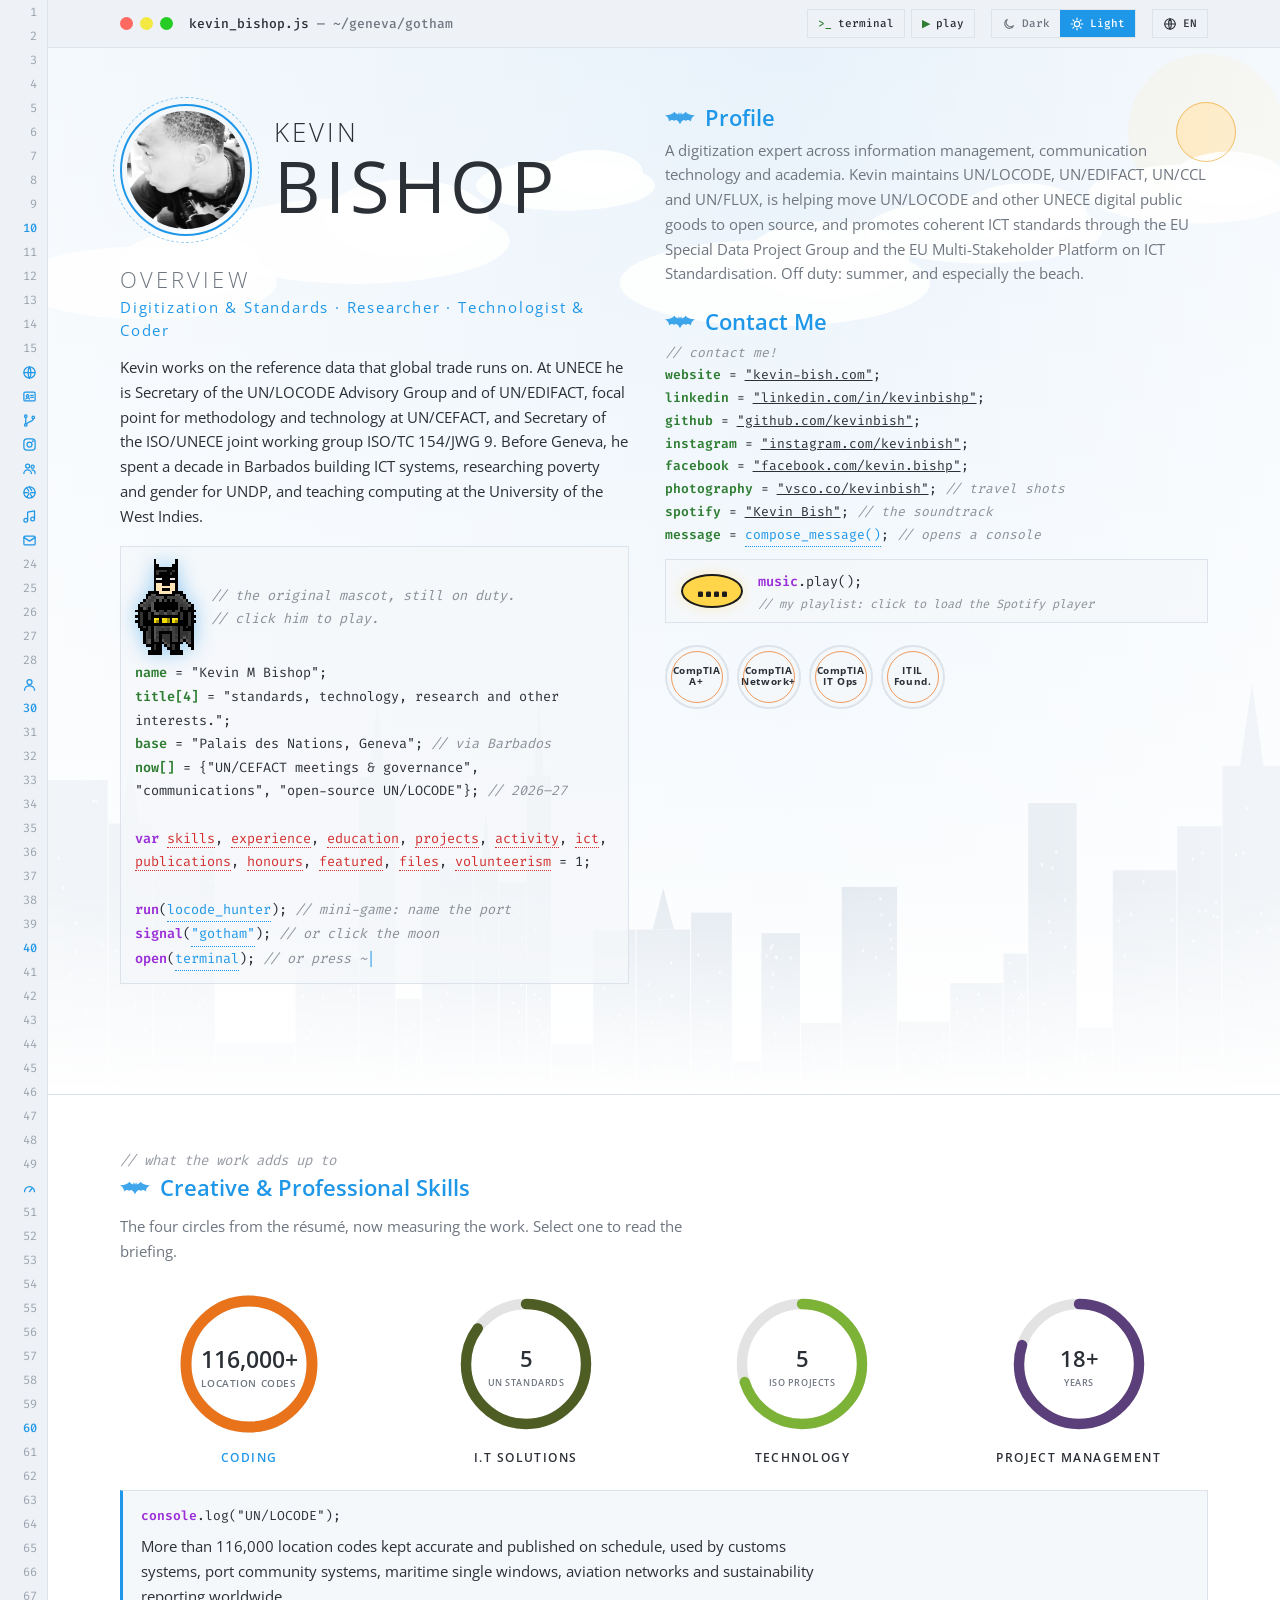
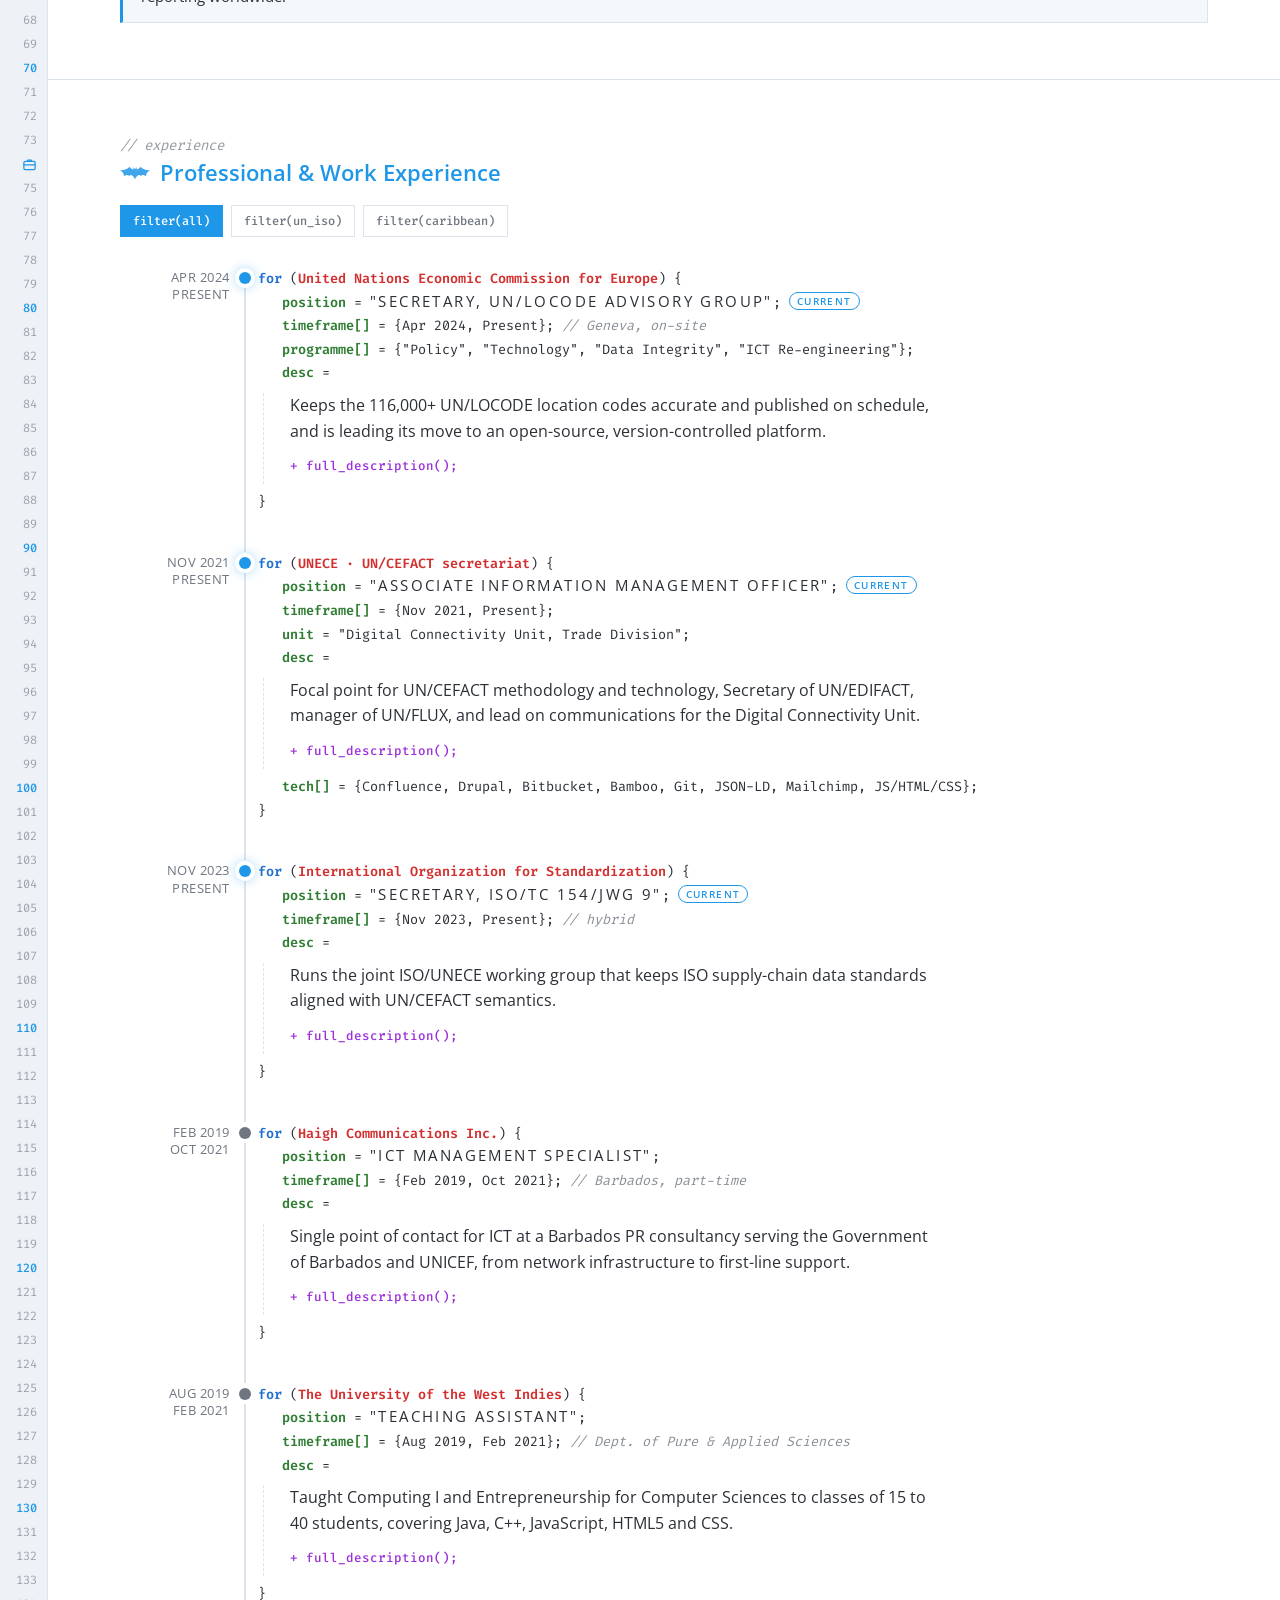
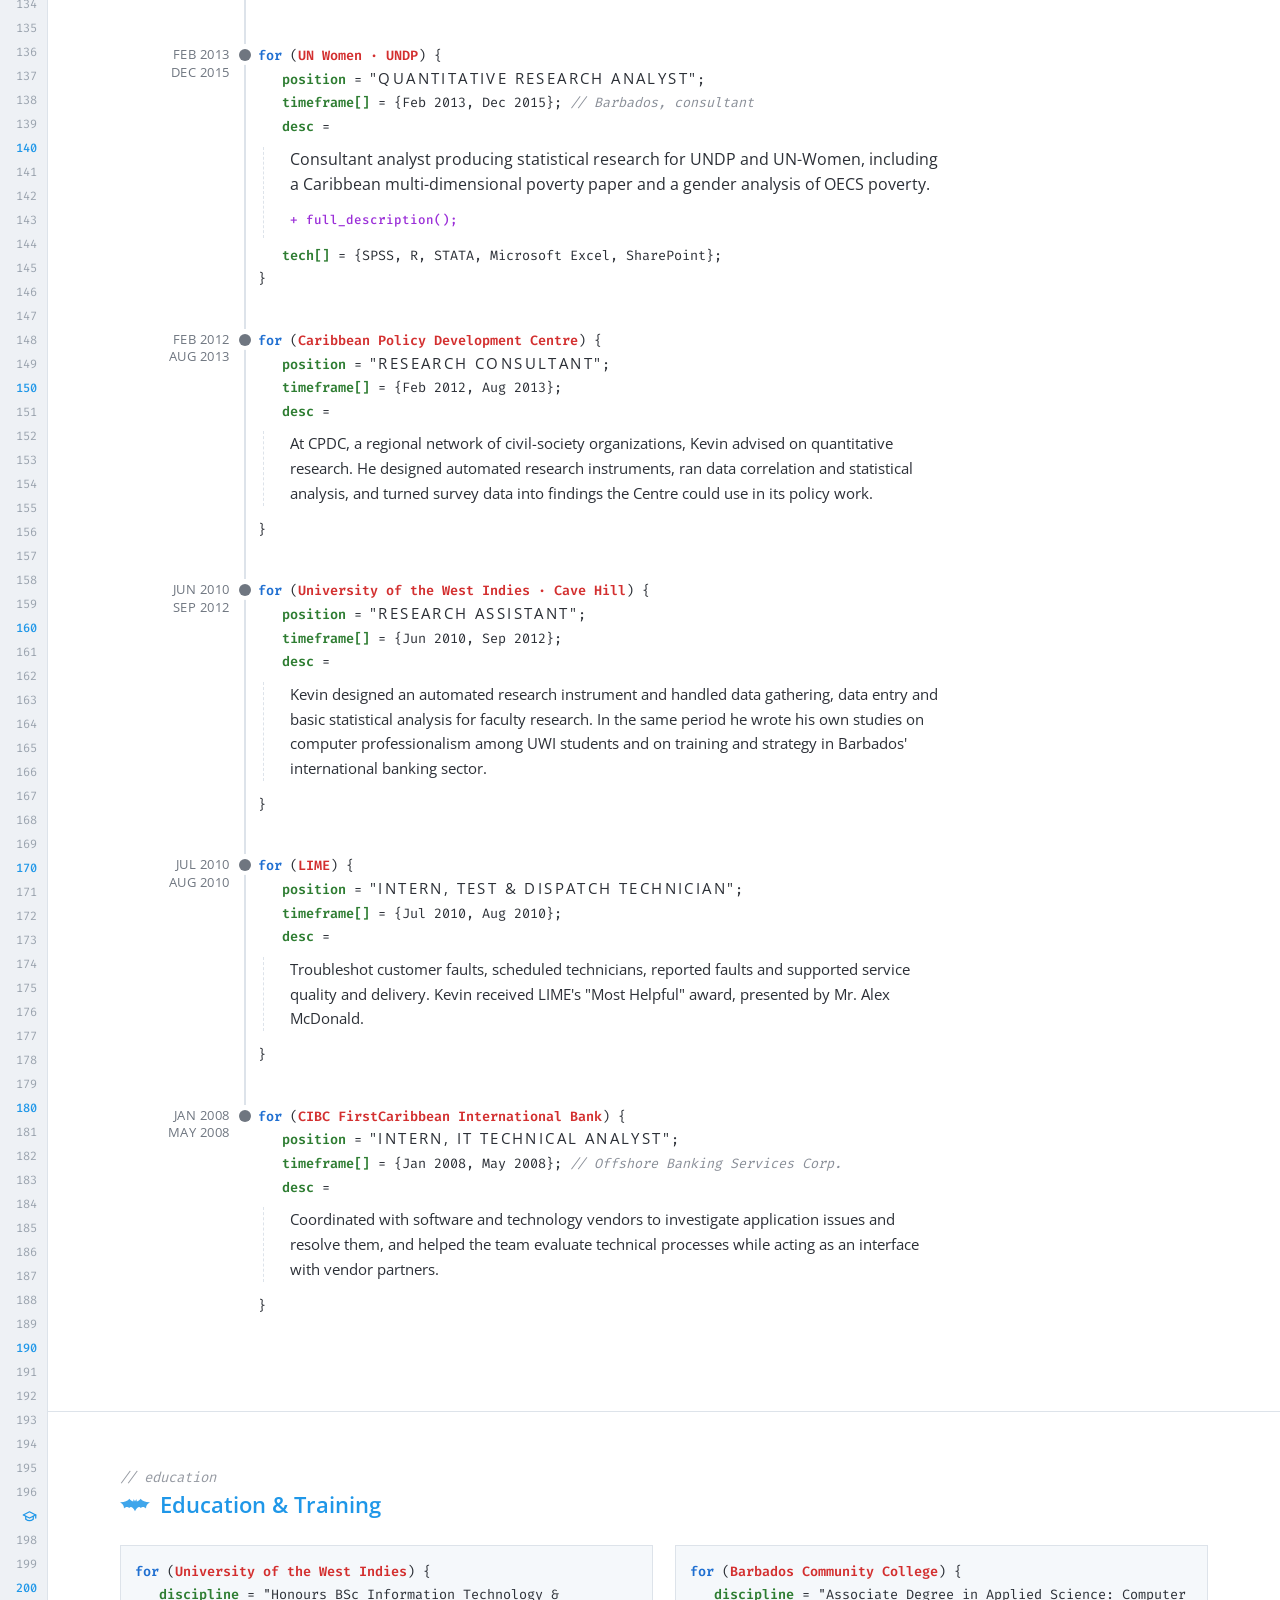
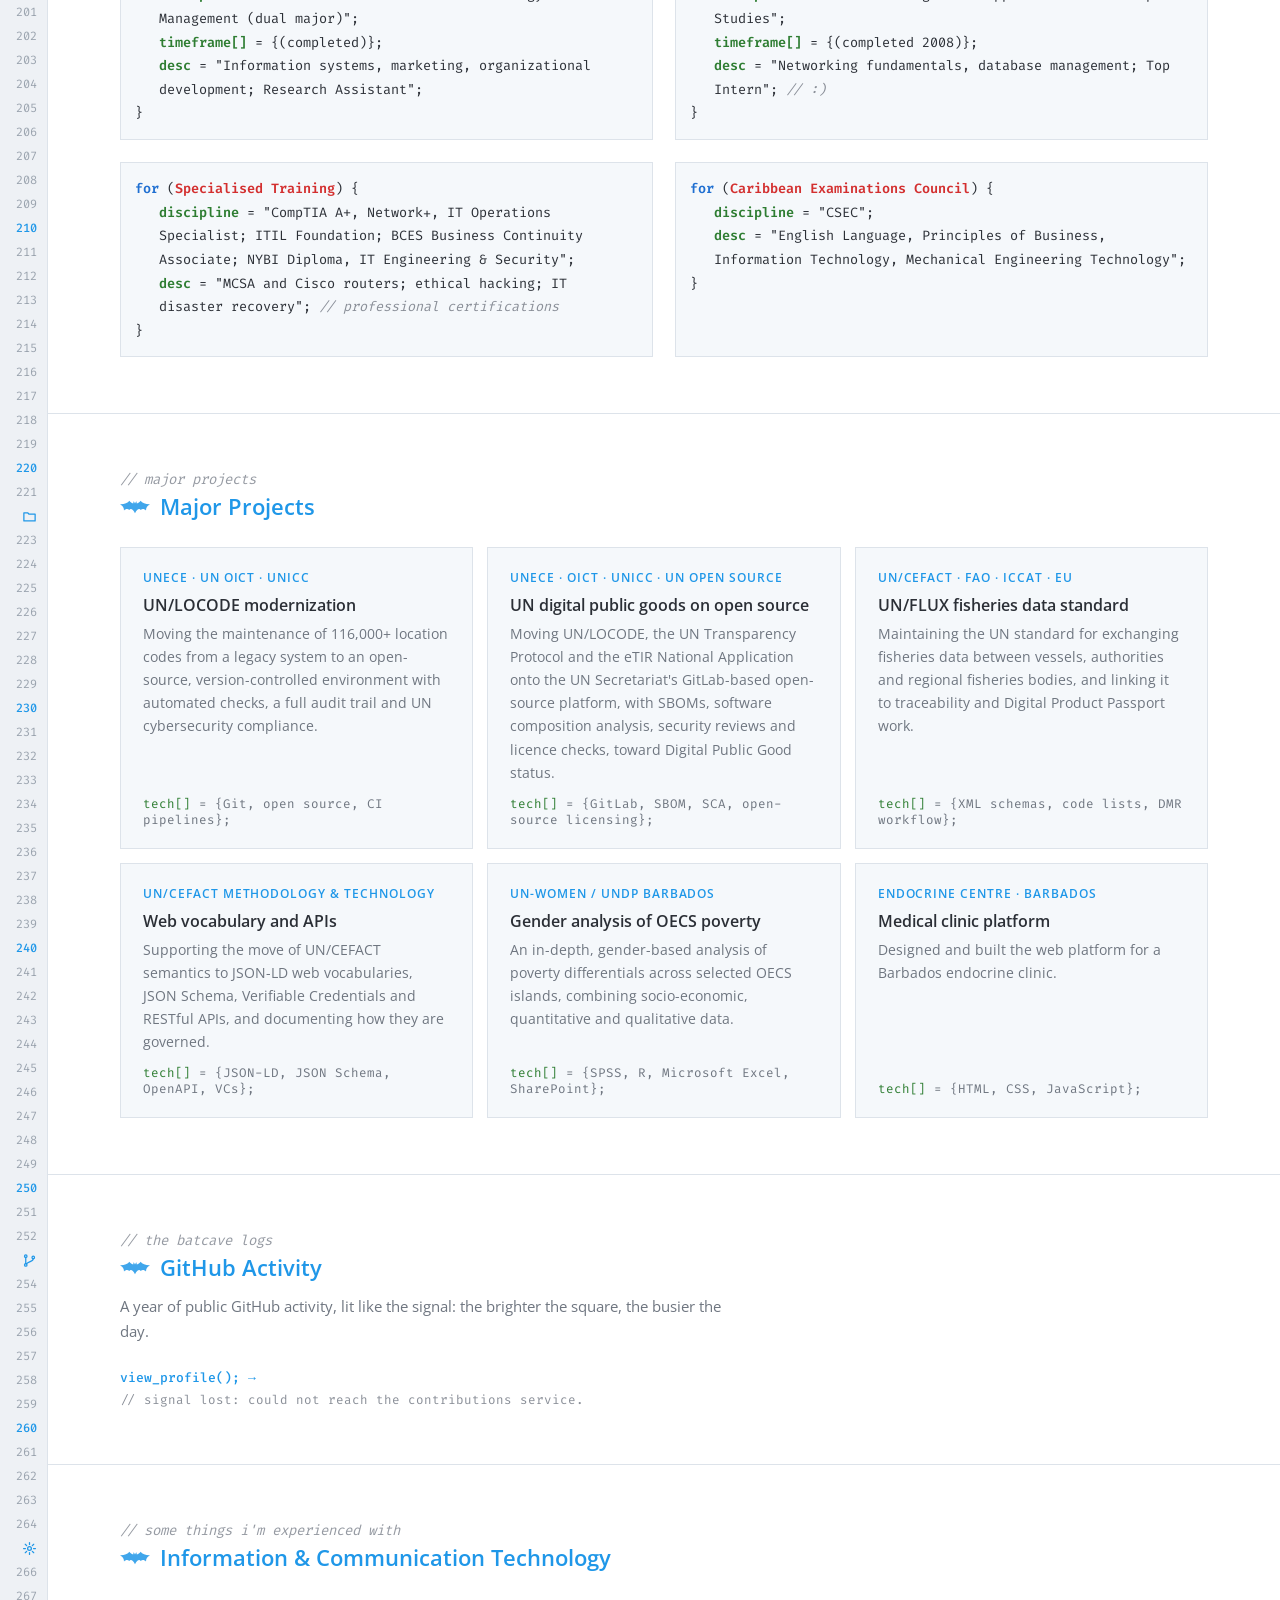
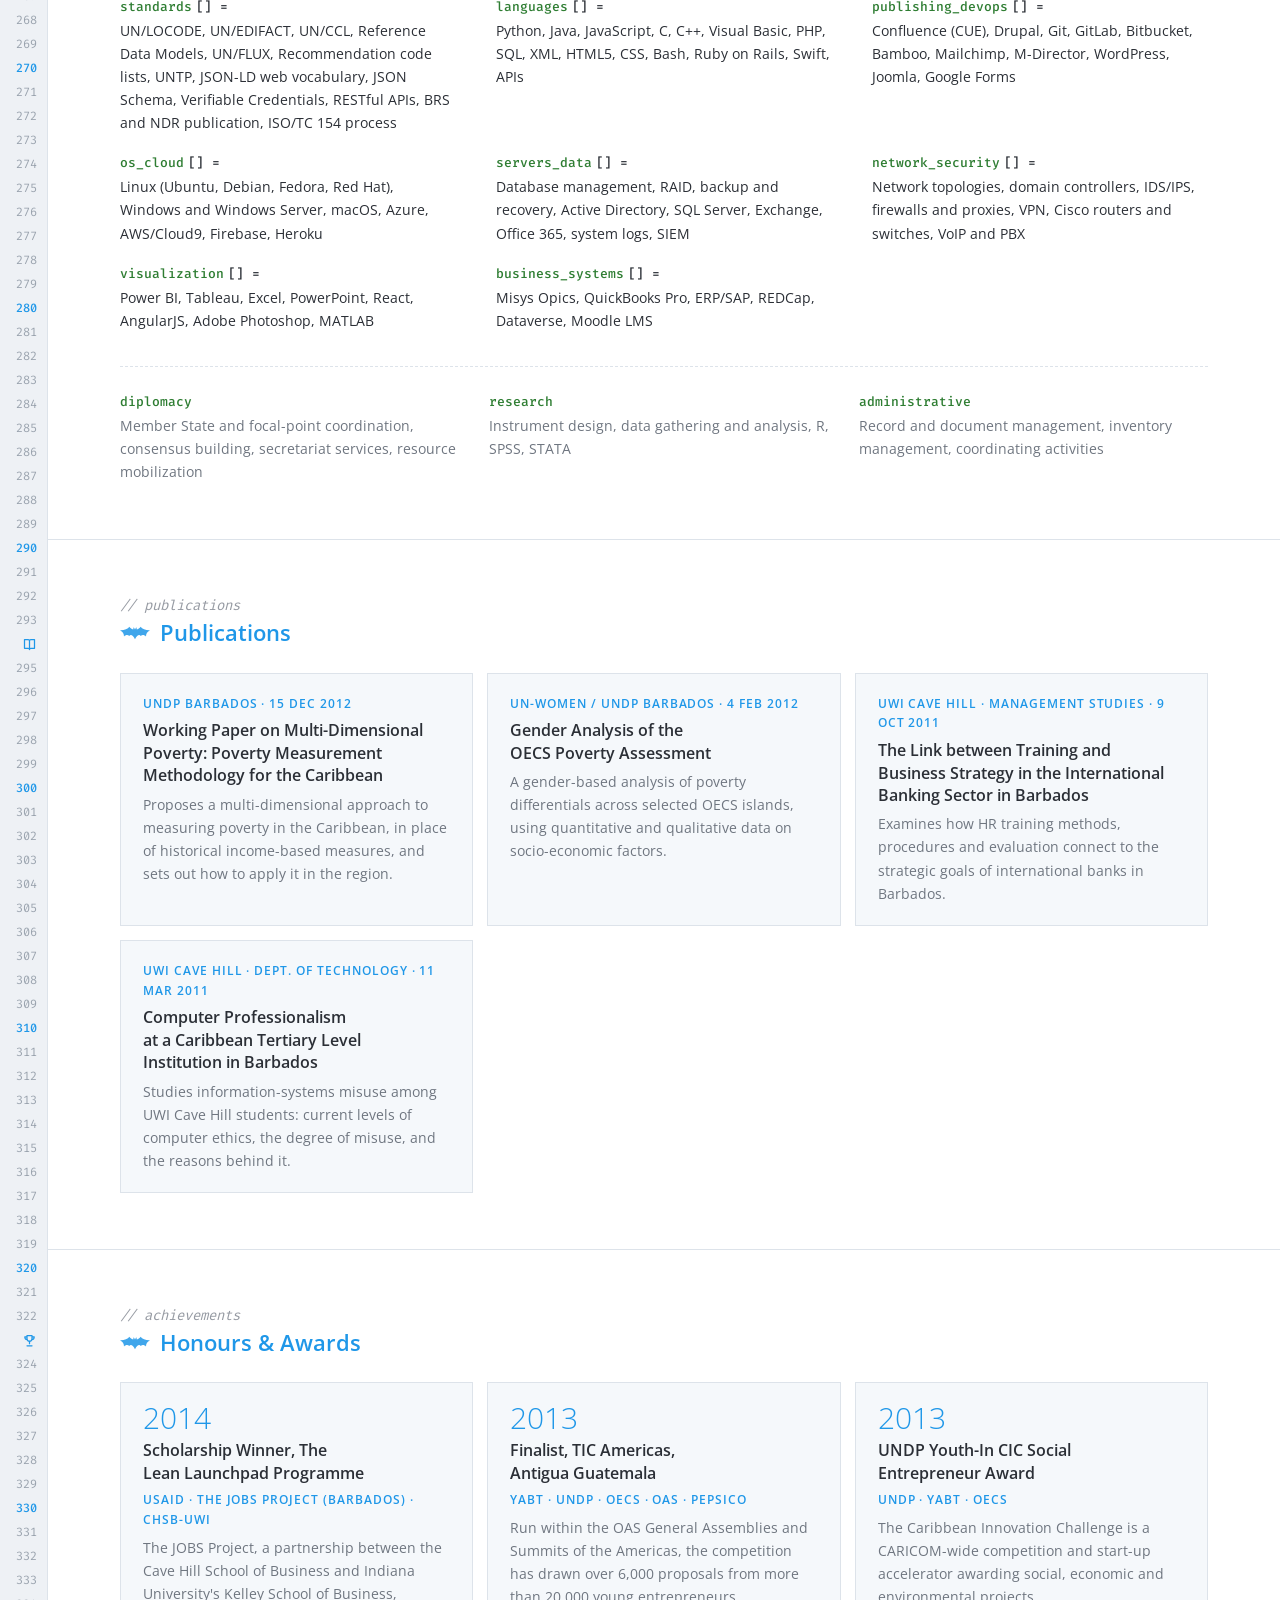
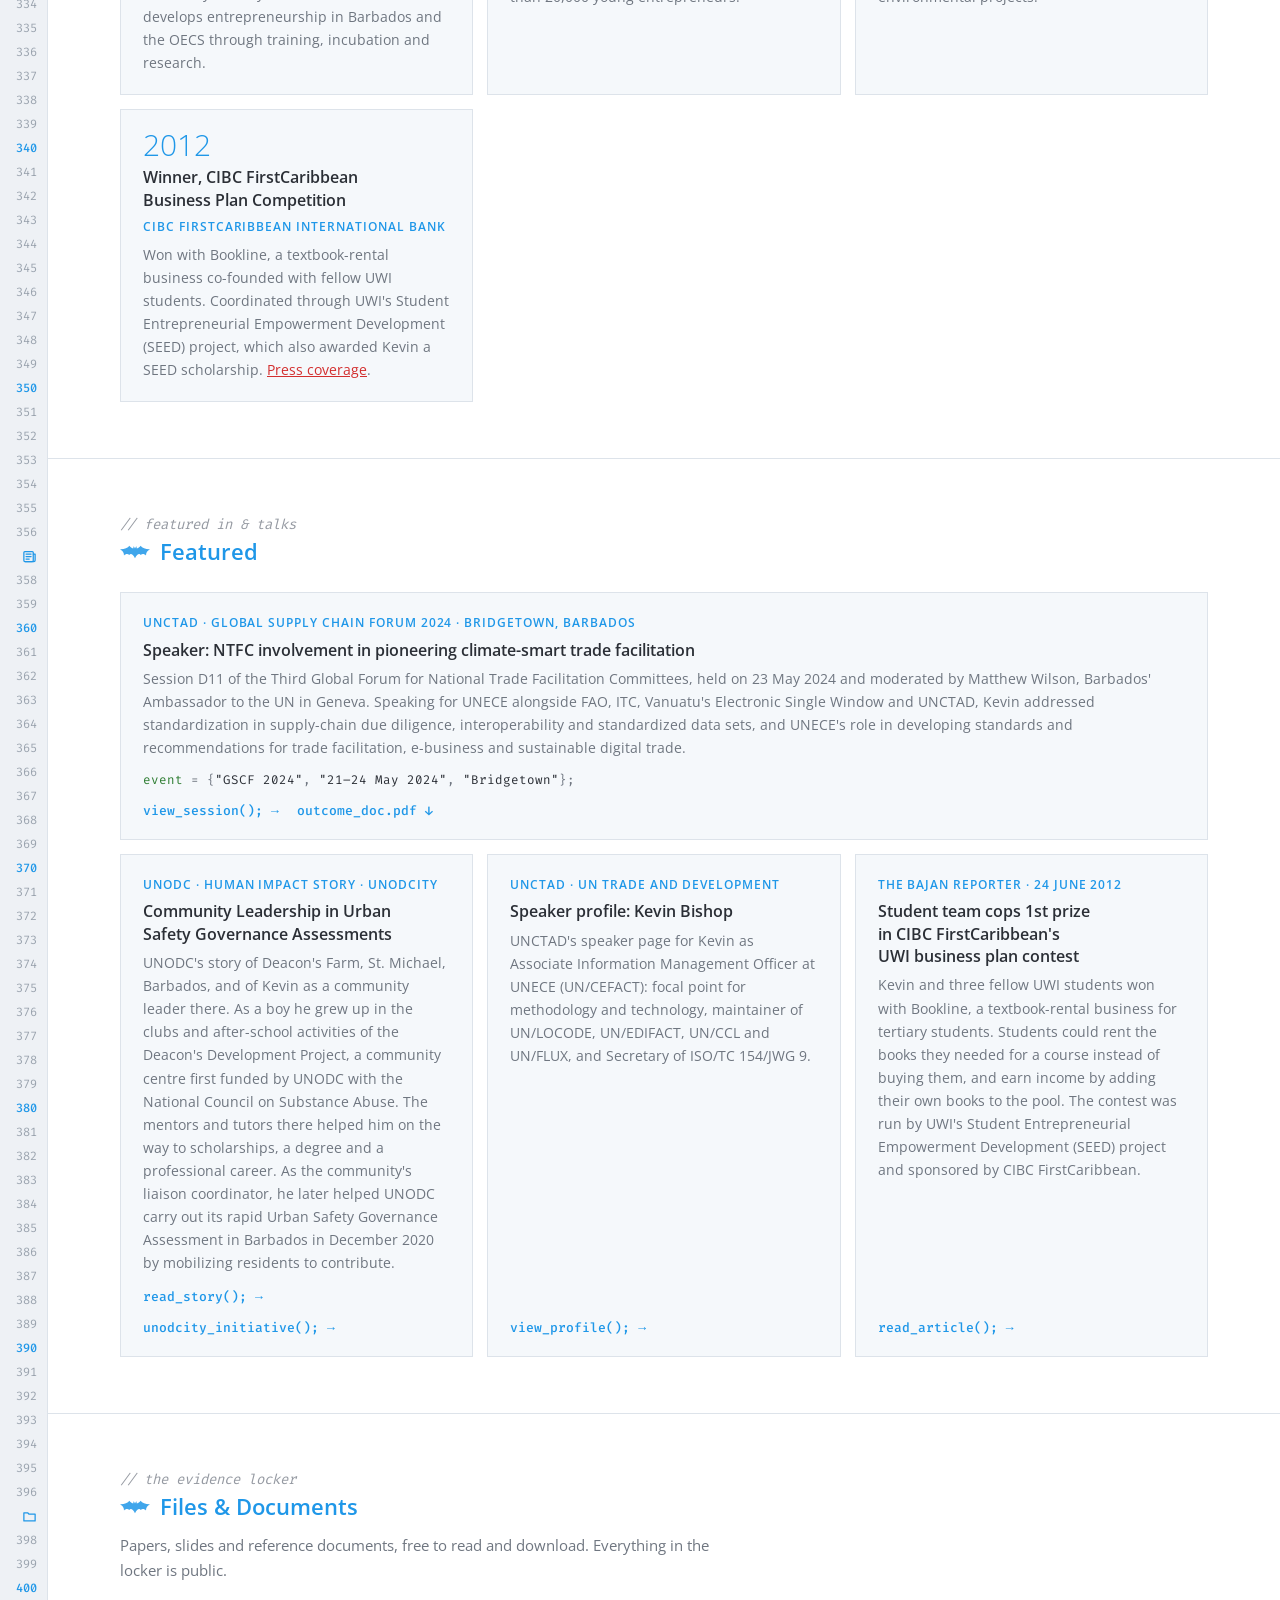
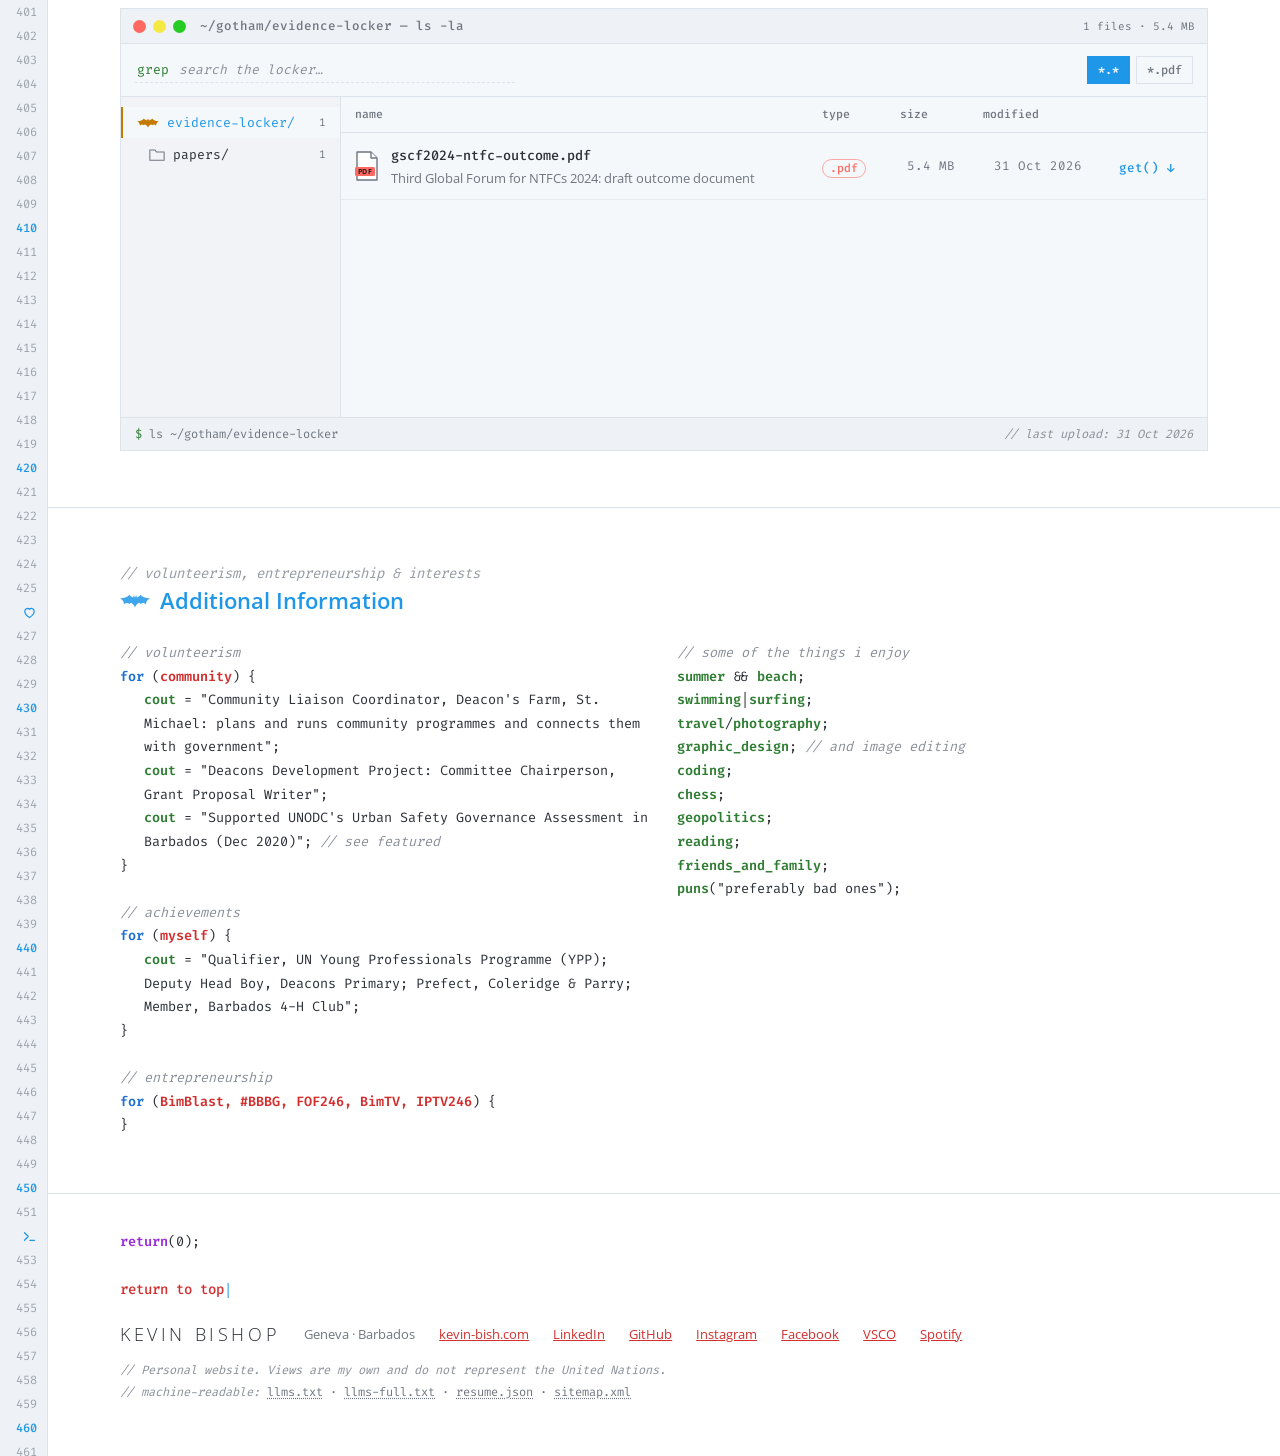
<file: index.html>
<!doctype html>
<html lang="en" data-theme="dark">
<head>
  <meta charset="utf-8">
  <meta name="viewport" content="width=device-width, initial-scale=1, viewport-fit=cover">
  <title>Kevin Bishop | Digitization &amp; Standards</title>
  <meta name="description" content="Kevin Bishop: UN/LOCODE and UN/EDIFACT Secretary at UNECE / UN/CEFACT in Geneva. Digitization, trade data standards, research and code.">
  <meta name="author" content="Kevin Bishop">
  <meta name="theme-color" content="#2b2b2b">
  <meta property="og:type" content="website">
  <meta property="og:title" content="Kevin Bishop | Digitization &amp; Standards">
  <meta property="og:description" content="UN/LOCODE and UN/EDIFACT Secretary at UNECE / UN/CEFACT. Résumé, projects, and a mini-game: name the port behind the code.">
  <meta property="og:image" content="https://www.kevin-bish.com/images/og-card.png">
  <meta property="og:image:width" content="1200">
  <meta property="og:image:height" content="630">
  <meta property="og:image:alt" content="Kevin Bishop: Digitization &amp; Standards. UN/LOCODE and UN/EDIFACT Secretary at UNECE / UN/CEFACT, Geneva.">
  <!-- machine-readable -->
  <!-- hreflang:start -->
  <link rel="alternate" hreflang="en" href="https://www.kevin-bish.com/">
  <link rel="alternate" hreflang="fr" href="https://www.kevin-bish.com/fr/">
  <link rel="alternate" hreflang="es" href="https://www.kevin-bish.com/es/">
  <link rel="alternate" hreflang="ru" href="https://www.kevin-bish.com/ru/">
  <link rel="alternate" hreflang="x-default" href="https://www.kevin-bish.com/">
  <link rel="canonical" href="https://www.kevin-bish.com/">
  <meta property="og:url" content="https://www.kevin-bish.com/">
  <meta property="og:locale" content="en_GB">
  <!-- hreflang:end -->
  <meta name="robots" content="index, follow, max-image-preview:large">
  <meta property="og:site_name" content="Kevin Bishop">
  <meta property="profile:first_name" content="Kevin">
  <meta property="profile:last_name" content="Bishop">
  <meta name="twitter:card" content="summary_large_image">
  <meta name="twitter:title" content="Kevin Bishop | Digitization &amp; Standards">
  <meta name="twitter:description" content="UN/LOCODE and UN/EDIFACT Secretary at UNECE / UN/CEFACT in Geneva.">
  <meta name="twitter:image" content="https://www.kevin-bish.com/images/og-card.png">
  <meta name="twitter:image:alt" content="Kevin Bishop: Digitization &amp; Standards. UN/LOCODE and UN/EDIFACT Secretary at UNECE / UN/CEFACT, Geneva.">
  <link rel="alternate" type="application/json" href="resume.json" title="Résumé (JSON Resume)">
  <link rel="alternate" type="text/plain" href="llms.txt" title="Profile summary for AI assistants">
  <link rel="sitemap" type="application/xml" href="sitemap.xml">
  <script type="application/ld+json">
{
  "@context": "https://schema.org",
  "@graph": [
    {
      "@type": "WebSite",
      "@id": "https://www.kevin-bish.com/#website",
      "url": "https://www.kevin-bish.com/",
      "name": "Kevin Bishop",
      "inLanguage": "en",
      "publisher": {
        "@id": "https://www.kevin-bish.com/#person"
      }
    },
    {
      "@type": "ProfilePage",
      "@id": "https://www.kevin-bish.com/#profile",
      "url": "https://www.kevin-bish.com/",
      "name": "Kevin Bishop | Digitization & Standards",
      "isPartOf": {
        "@id": "https://www.kevin-bish.com/#website"
      },
      "mainEntity": {
        "@id": "https://www.kevin-bish.com/#person"
      },
      "dateModified": "2026-11-01",
      "inLanguage": "en"
    },
    {
      "@type": "Person",
      "@id": "https://www.kevin-bish.com/#person",
      "name": "Kevin Bishop",
      "alternateName": [
        "Kevin M Bishop",
        "Kevin MacDonald Bishop",
        "Kevin Bish"
      ],
      "url": "https://www.kevin-bish.com/",
      "image": "https://www.kevin-bish.com/images/kevin.jpg",
      "jobTitle": [
        "Associate Information Management Officer",
        "Secretary of the UN/LOCODE Advisory Group",
        "Secretary of UN/EDIFACT",
        "Secretary of ISO/TC 154/JWG 9"
      ],
      "description": "Digitization and trade-data standards specialist at UNECE / UN/CEFACT in Geneva. Secretary of the UN/LOCODE Advisory Group and of UN/EDIFACT, focal point for methodology and technology, and Secretary of ISO/TC 154/JWG 9.",
      "worksFor": [
        {
          "@id": "https://www.kevin-bish.com/#unece"
        }
      ],
      "affiliation": [
        {
          "@id": "https://www.kevin-bish.com/#uncefact"
        },
        {
          "@id": "https://www.kevin-bish.com/#iso"
        }
      ],
      "workLocation": {
        "@type": "Place",
        "name": "Palais des Nations",
        "address": {
          "@type": "PostalAddress",
          "addressLocality": "Geneva",
          "addressCountry": "CH"
        }
      },
      "homeLocation": {
        "@type": "Place",
        "name": "Geneva, Switzerland"
      },
      "alumniOf": [
        {
          "@type": "CollegeOrUniversity",
          "name": "The University of the West Indies, Cave Hill Campus",
          "address": {
            "@type": "PostalAddress",
            "addressCountry": "BB"
          }
        },
        {
          "@type": "CollegeOrUniversity",
          "name": "Barbados Community College",
          "address": {
            "@type": "PostalAddress",
            "addressCountry": "BB"
          }
        }
      ],
      "hasCredential": [
        {
          "@type": "EducationalOccupationalCredential",
          "name": "Honours BSc Information Technology & Management (dual major)",
          "credentialCategory": "degree",
          "recognizedBy": {
            "@type": "CollegeOrUniversity",
            "name": "The University of the West Indies"
          }
        },
        {
          "@type": "EducationalOccupationalCredential",
          "name": "Associate Degree in Applied Science: Computer Studies",
          "credentialCategory": "degree",
          "recognizedBy": {
            "@type": "CollegeOrUniversity",
            "name": "Barbados Community College"
          }
        },
        {
          "@type": "EducationalOccupationalCredential",
          "name": "CompTIA A+",
          "credentialCategory": "certification"
        },
        {
          "@type": "EducationalOccupationalCredential",
          "name": "CompTIA Network+",
          "credentialCategory": "certification"
        },
        {
          "@type": "EducationalOccupationalCredential",
          "name": "CompTIA IT Operations Specialist",
          "credentialCategory": "certification"
        },
        {
          "@type": "EducationalOccupationalCredential",
          "name": "ITIL Foundation",
          "credentialCategory": "certification"
        },
        {
          "@type": "EducationalOccupationalCredential",
          "name": "BCES Business Continuity Associate (IT Disaster Recovery)",
          "credentialCategory": "certification"
        },
        {
          "@type": "EducationalOccupationalCredential",
          "name": "NYBI Diploma, IT Engineering & Security",
          "credentialCategory": "diploma"
        }
      ],
      "knowsAbout": [
        "UN/LOCODE",
        "UN/EDIFACT",
        "UN/CEFACT Core Component Library (UN/CCL)",
        "UN/FLUX",
        "UN Transparency Protocol (UNTP)",
        "Trade facilitation",
        "Electronic business standards",
        "Digital Product Passport",
        "Data maintenance and data governance",
        "JSON-LD",
        "JSON Schema",
        "Verifiable Credentials",
        "RESTful APIs",
        "Open-source governance",
        "Digital public goods",
        "ISO standardization",
        "Quantitative research",
        "Python",
        "JavaScript",
        "Java",
        "SQL",
        "Git",
        "Confluence",
        "Drupal"
      ],
      "knowsLanguage": [
        "en"
      ],
      "award": [
        "Scholarship Winner, The Lean Launchpad Programme (USAID / The JOBS Project / CHSB-UWI), 2014",
        "Finalist, TIC Americas, Antigua Guatemala, 2013",
        "UNDP Youth-In CIC Social Entrepreneur Award, 2013",
        "Winner, CIBC FirstCaribbean Business Plan Competition, 2012",
        "Qualifier, United Nations Young Professionals Programme"
      ],
      "memberOf": [
        {
          "@type": "Organization",
          "name": "ISO/TC 154/JWG 9 (Secretary)"
        },
        {
          "@type": "Organization",
          "name": "United Nations Digital Transformation Group for Europe and Central Asia (Co-Chair)"
        }
      ],
      "sameAs": [
        "https://www.linkedin.com/in/kevinbishp",
        "https://github.com/kevinbish",
        "https://www.instagram.com/kevinbish/",
        "https://www.facebook.com/kevin.bishp/",
        "https://vsco.co/kevinbish/gallery",
        "https://open.spotify.com/user/1212889341",
        "https://unctad.org/speaker/kevin-bishop"
      ],
      "subjectOf": [
        {
          "@type": "Article",
          "name": "Community Leadership in Urban Safety Governance Assessments",
          "url": "https://www.unodc.org/unodc/en/sustainable-development-goals/human-impact-stories/community-leadership-in-urban-safety-governance-assessments.html",
          "publisher": {
            "@type": "GovernmentOrganization",
            "name": "United Nations Office on Drugs and Crime",
            "alternateName": "UNODC"
          },
          "about": {
            "@id": "https://www.kevin-bish.com/#person"
          },
          "isPartOf": {
            "@type": "WebPage",
            "name": "UNODCity: Urban Safety Governance Initiative",
            "url": "https://www.unodc.org/unodc/en/urban-safety/crime-prevention/unodcity/unodcity-pilots.html"
          }
        },
        {
          "@type": "NewsArticle",
          "headline": "Barbadian Student team cops 1st prize in CIBC FirstCaribbean's UWI business plan contest",
          "url": "https://www.bajanreporter.com/2012/06/barbadian-student-team-cops-1st-prize-in-cibc-firstcaribbeans-uwi-business-plan-contest/",
          "datePublished": "2012-06-24",
          "publisher": {
            "@type": "Organization",
            "name": "The Bajan Reporter"
          },
          "about": {
            "@id": "https://www.kevin-bish.com/#person"
          }
        },
        {
          "@type": "Event",
          "name": "NTFC Session 11: National Trade Facilitation Committees' involvement in pioneering climate-smart trade facilitation",
          "url": "https://unctad.org/meeting/ntfc-session-11-national-trade-facilitation-committees-involvement-pioneering-climate-smart",
          "startDate": "2024-05-23T15:00:00-04:00",
          "endDate": "2024-05-23T16:00:00-04:00",
          "eventAttendanceMode": "https://schema.org/MixedEventAttendanceMode",
          "eventStatus": "https://schema.org/EventScheduled",
          "location": {
            "@type": "Place",
            "name": "Global Supply Chain Forum 2024",
            "address": {
              "@type": "PostalAddress",
              "addressLocality": "Bridgetown",
              "addressCountry": "BB"
            }
          },
          "organizer": {
            "@type": "GovernmentOrganization",
            "name": "UN Trade and Development",
            "alternateName": "UNCTAD",
            "url": "https://unctad.org"
          },
          "performer": {
            "@id": "https://www.kevin-bish.com/#person"
          },
          "superEvent": {
            "@type": "Event",
            "name": "Global Supply Chain Forum 2024 / Third Global Forum for National Trade Facilitation Committees",
            "startDate": "2024-05-21",
            "endDate": "2024-05-24",
            "location": {
              "@type": "Place",
              "name": "Bridgetown, Barbados"
            }
          },
          "subjectOf": {
            "@type": "DigitalDocument",
            "name": "Third Global Forum for NTFCs 2024: Draft Outcome Document",
            "url": "https://www.kevin-bish.com/docs/gscf2024-ntfc-outcome.pdf",
            "encodingFormat": "application/pdf"
          }
        },
        {
          "@type": "ProfilePage",
          "name": "Kevin Bishop | UN Trade and Development (UNCTAD)",
          "url": "https://unctad.org/speaker/kevin-bishop",
          "publisher": {
            "@type": "GovernmentOrganization",
            "name": "UN Trade and Development",
            "alternateName": "UNCTAD"
          }
        }
      ]
    },
    {
      "@type": "GovernmentOrganization",
      "@id": "https://www.kevin-bish.com/#unece",
      "name": "United Nations Economic Commission for Europe",
      "alternateName": "UNECE",
      "url": "https://unece.org",
      "address": {
        "@type": "PostalAddress",
        "addressLocality": "Geneva",
        "addressCountry": "CH"
      }
    },
    {
      "@type": "Organization",
      "@id": "https://www.kevin-bish.com/#uncefact",
      "name": "United Nations Centre for Trade Facilitation and Electronic Business",
      "alternateName": "UN/CEFACT",
      "parentOrganization": {
        "@id": "https://www.kevin-bish.com/#unece"
      }
    },
    {
      "@type": "Organization",
      "@id": "https://www.kevin-bish.com/#iso",
      "name": "International Organization for Standardization",
      "alternateName": "ISO",
      "url": "https://www.iso.org"
    },
    {
      "@type": "ScholarlyArticle",
      "name": "Working Paper on Multi-Dimensional Poverty: Poverty Measurement Methodology for the Caribbean",
      "datePublished": "2012-12-15",
      "publisher": {
        "@type": "Organization",
        "name": "UNDP Barbados"
      },
      "author": {
        "@id": "https://www.kevin-bish.com/#person"
      }
    },
    {
      "@type": "ScholarlyArticle",
      "name": "Gender Analysis of the OECS Poverty Assessment",
      "datePublished": "2012-02-04",
      "publisher": {
        "@type": "Organization",
        "name": "UN-Women / UNDP Barbados"
      },
      "author": {
        "@id": "https://www.kevin-bish.com/#person"
      }
    },
    {
      "@type": "ScholarlyArticle",
      "name": "The Link between Training and Business Strategy in the International Banking Sector in Barbados",
      "datePublished": "2011-10-09",
      "publisher": {
        "@type": "Organization",
        "name": "University of the West Indies, Cave Hill Campus"
      },
      "author": {
        "@id": "https://www.kevin-bish.com/#person"
      }
    },
    {
      "@type": "ScholarlyArticle",
      "name": "Computer Professionalism at a Caribbean Tertiary Level Institution in Barbados",
      "datePublished": "2011-03-11",
      "publisher": {
        "@type": "Organization",
        "name": "University of the West Indies, Cave Hill Campus"
      },
      "author": {
        "@id": "https://www.kevin-bish.com/#person"
      }
    }
  ]
}
  </script>
  <!-- /machine-readable -->
  <link rel="icon" type="image/svg+xml" href="favicon.svg">
  <link rel="preload" href="fonts/open-sans-latin.woff2" as="font" type="font/woff2" crossorigin>
  <link rel="preload" href="fonts/fira-code-latin.woff2" as="font" type="font/woff2" crossorigin>
  <link rel="stylesheet" href="css/style.css">
  <noscript><style>
    /* with scripts off: hide the controls that need them; the text, details toggles and links all still work */
    .tools,.mode,#fs,#moon,.filters,.brief,.js-only,#toTop,.cursor,#gutter{display:none!important}
    #skills .lede,.avatar .cm{display:none}
    body{padding-left:0}
  </style></noscript>
</head>
<body>
<svg width="0" height="0" style="position:absolute" aria-hidden="true"><defs>
  <symbol id="bat" viewBox="0 0 60 26"><path d="M30 6c1.2-2.2 2.2-3.6 2.8-4.4L33.6 6c3.6-1.4 6.6-4 7.6-5.6 3.2 4.6 10.6 7.6 18.8 7.2-5.2 2.6-8 7-8 12.6-3.2-3.6-7.4-4-10.6-1.4-1.8-2.8-6.6-4-11.4 6.8-4.8-10.8-9.6-9.6-11.4-6.8C15.4 16.2 11.2 16.6 8 20.2c0-5.6-2.8-10-8-12.6 8.2.4 15.6-2.6 18.8-7.2 1 1.6 4 4.2 7.6 5.6l.8-4.4C27.8 2.4 28.8 3.8 30 6z"/></symbol>
</defs></svg>

<div id="gutter" aria-hidden="true"></div>
<div class="bar"><div class="wrap">
  <div class="lights"><span class="r" aria-hidden="true"></span><span class="y" aria-hidden="true"></span><button id="fs" title="Full screen" aria-label="Full screen"></button></div>
  <div class="file"><b>kevin_bishop.js</b> — ~/geneva/gotham</div>
  <div class="tools">
    <button class="tool" id="openTerm" title="Open terminal (~)"><span aria-hidden="true">&gt;_</span><span class="tl-txt">terminal</span></button>
    <button class="tool" id="openGame" title="Play LOCODE Hunter"><span aria-hidden="true">▶</span><span class="tl-txt">play</span></button>
  </div>
  <div class="mode" role="group" aria-label="Page mode">
    <button id="mNight" aria-pressed="true" title="Dark mode"><svg viewBox="0 0 24 24" aria-hidden="true"><path d="M20 14.5A8 8 0 1 1 9.5 4a6.5 6.5 0 0 0 10.5 10.5z"/></svg><span class="tl-txt">Dark</span></button>
    <button id="mDay" aria-pressed="false" title="Light mode"><svg viewBox="0 0 24 24" aria-hidden="true"><circle cx="12" cy="12" r="4.5"/><path d="M12 2v2.5M12 19.5V22M2 12h2.5M19.5 12H22M4.9 4.9l1.8 1.8M17.3 17.3l1.8 1.8M4.9 19.1l1.8-1.8M17.3 6.7l1.8-1.8"/></svg><span class="tl-txt">Light</span></button>
  </div>
  <!-- lang:start -->
  <details class="lang" data-i18n="skip"><summary title="English" aria-label="Language: English"><svg viewBox="0 0 24 24" aria-hidden="true"><circle cx="12" cy="12" r="9"/><path d="M3 12h18M12 3c3 3.5 3 14.5 0 18M12 3c-3 3.5-3 14.5 0 18"/></svg><span class="tl-txt">EN</span></summary><ul><li><a href="./" hreflang="en" lang="en" aria-current="true">English</a></li><li><a href="fr/" hreflang="fr" lang="fr">Français</a></li><li><a href="es/" hreflang="es" lang="es">Español</a></li><li><a href="ru/" hreflang="ru" lang="ru">Русский</a></li></ul></details>
  <!-- lang:end -->
</div></div>

<header id="top">
  <canvas id="sky" aria-hidden="true"></canvas>
  <button id="moon" title="Light the signal" aria-label="Light the signal in the sky"></button>
  <div class="sig-hint" id="sigHint" hidden>signal.lit = true; <span class="cm">// click anywhere or press Esc to put it out</span></div>
  <div class="wrap top">
    <div class="who">
      <div class="photo"><picture><source srcset="images/kevin.webp" type="image/webp"><img src="images/kevin.jpg" alt="Kevin Bishop" width="227" height="227"></picture></div>
      <div class="name"><div class="first">KEVIN</div><div class="last">BISHOP</div></div>
    </div>
    <div class="overview">
      <div class="ov">OVERVIEW</div>
      <div class="tagline">Digitization &amp; Standards · Researcher · Technologist &amp; Coder</div>
      <p>Kevin works on the reference data that global trade runs on. At UNECE he is Secretary of the UN/LOCODE Advisory Group and of UN/EDIFACT, focal point for methodology and technology at UN/CEFACT, and Secretary of the ISO/UNECE joint working group ISO/TC 154/JWG 9. Before Geneva, he spent a decade in Barbados building ICT systems, researching poverty and gender for UNDP, and teaching computing at the University of the West Indies.</p>
      <div class="code" aria-label="Quick facts and section links">
        <div class="avatar"><button class="slot" id="avatar" title="Play LOCODE Hunter" aria-label="Play LOCODE Hunter"><img src="images/mascot.gif" alt="Pixel-art mascot from Kevin's original website" width="288" height="432"></button><span class="cm">// the original mascot, still on duty.<br>// click him to play.</span></div>
        <span class="l" data-gi="user"><b class="v">name</b> = <span class="s">"Kevin M Bishop"</span>;</span>
        <span class="l"><b class="v">title[4]</b> = <span class="s">"standards, technology, research and other interests."</span>;</span>
        <span class="l"><b class="v">base</b> = <span class="s">"Palais des Nations, Geneva"</span>; <span class="cm">// via Barbados</span></span>
        <span class="l"><b class="v">now[]</b> = {<span class="s">"UN/CEFACT meetings &amp; governance"</span>, <span class="s">"communications"</span>, <span class="s">"open-source UN/LOCODE"</span>}; <span class="cm">// 2026–27</span></span>
        <span class="l"> </span>
        <span class="l"><b class="kw">var</b> <a href="#skills">skills</a>, <a href="#experience">experience</a>, <a href="#education">education</a>, <a href="#projects">projects</a>, <a href="#activity">activity</a>, <a href="#ict">ict</a>, <a href="#publications">publications</a>, <a href="#honours">honours</a>, <a href="#featured">featured</a>, <a href="#files">files</a>, <a href="#additional">volunteerism</a> = 1;</span>
        <span class="l"> </span>
        <span class="l js-only"><b class="kw">run</b>(<button class="act" data-act="play">locode_hunter</button>); <span class="cm">// mini-game: name the port</span></span>
        <span class="l js-only"><b class="kw">signal</b>(<button class="act" data-act="signal">"gotham"</button>); <span class="cm">// or click the moon</span></span>
        <span class="l js-only"><b class="kw">open</b>(<button class="act" data-act="term">terminal</button>); <span class="cm">// or press ~</span><span class="cursor">|</span></span>
      </div>
    </div>
    <aside class="side">
      <div>
        <h2><svg><use href="#bat"/></svg>Profile</h2>
        <p class="prof">A digitization expert across information management, communication technology and academia. Kevin maintains UN/LOCODE, UN/EDIFACT, UN/CCL and UN/FLUX, is helping move UN/LOCODE and other UNECE digital public goods to open source, and promotes coherent ICT standards through the EU Special Data Project Group and the EU Multi-Stakeholder Platform on ICT Standardisation. Off duty: summer, and especially the beach.</p>
      </div>
      <div>
        <h2><svg><use href="#bat"/></svg>Contact Me</h2>
        <div class="code contact">
          <span class="cm">// contact me!</span>
          <span class="l" data-gi="globe"><b class="v">website</b> = <a class="s" href="https://www.kevin-bish.com">"kevin-bish.com"</a>;</span>
          <span class="l" data-gi="card"><b class="v">linkedin</b> = <a class="s" href="https://www.linkedin.com/in/kevinbishp">"linkedin.com/in/kevinbishp"</a>;</span>
          <span class="l" data-gi="branch"><b class="v">github</b> = <a class="s" href="https://github.com/kevinbish">"github.com/kevinbish"</a>;</span>
          <span class="l" data-gi="camera"><b class="v">instagram</b> = <a class="s" href="https://www.instagram.com/kevinbish/">"instagram.com/kevinbish"</a>;</span>
          <span class="l" data-gi="people"><b class="v">facebook</b> = <a class="s" href="https://www.facebook.com/kevin.bishp/">"facebook.com/kevin.bishp"</a>;</span>
          <span class="l" data-gi="aperture"><b class="v">photography</b> = <a class="s" href="https://vsco.co/kevinbish/gallery">"vsco.co/kevinbish"</a>; <span class="cm">// travel shots</span></span>
          <span class="l" data-gi="music"><b class="v">spotify</b> = <a class="s" href="https://open.spotify.com/user/1212889341">"Kevin Bish"</a>; <span class="cm">// the soundtrack</span></span>
          <span class="l js-only" data-gi="mail"><b class="v">message</b> = <button class="act" data-act="mail">compose_message()</button>; <span class="cm">// opens a console</span></span>
        </div>
        <div class="music" id="music" data-profile="https://open.spotify.com/user/1212889341" data-embed="https://open.spotify.com/embed/playlist/6jldxWiTkq4IpYxr8t6qOO?utm_source=generator&amp;theme=0" data-open="https://open.spotify.com/playlist/6jldxWiTkq4IpYxr8t6qOO">
          <a class="m-play" href="https://open.spotify.com/user/1212889341" target="_blank" rel="noopener" title="Open my Spotify profile (nothing loads from Spotify until you click)">
            <svg class="eq" viewBox="0 0 64 36" aria-hidden="true"><ellipse cx="32" cy="18" rx="30" ry="16"/><rect class="b1" x="18" y="12" width="5" height="12" rx="1.5"/><rect class="b2" x="26" y="12" width="5" height="12" rx="1.5"/><rect class="b3" x="34" y="12" width="5" height="12" rx="1.5"/><rect class="b4" x="42" y="12" width="5" height="12" rx="1.5"/></svg>
            <span class="m-txt"><span class="code"><b class="kw">music</b>.play();</span><span class="m-sub cm" id="musicSub">// Kevin Bish on Spotify, opens in a new tab</span></span>
          </a>
          <div class="m-frame" id="musicFrame" hidden></div>
        </div>
      </div>
      <div class="badges" aria-label="Certifications">
        <span class="cert">CompTIA<br>A+</span><span class="cert">CompTIA<br>Network+</span><span class="cert">CompTIA<br>IT Ops</span><span class="cert">ITIL<br>Found.</span>
      </div>
    </aside>
  </div>
</header>

<main>
<section id="skills"><div class="wrap">
  <h2><span class="cm">// what the work adds up to</span><svg data-gi="gauge"><use href="#bat"/></svg>Creative &amp; Professional Skills</h2>
  <p class="lede">The four circles from the résumé, now measuring the work. Select one to read the briefing.</p>
  <div class="rings" id="rings">
    <ul class="ring-list">
      <li><b>116,000+ location codes.</b> More than 116,000 location codes kept accurate and published on schedule, used by customs systems, port community systems, maritime single windows, aviation networks and sustainability reporting worldwide.</li>
      <li><b>5 UN standards.</b> UN/LOCODE, UN/EDIFACT, UN/CCL, UN/FLUX and the UN Recommendation code lists, maintained through Data Maintenance Requests submitted by experts worldwide.</li>
      <li><b>5 ISO projects.</b> Five ISO projects, from the Trade Data Elements Directory and the Buy-Ship-Pay model to the DLT-based electronic bill of lading and the Digital Product Passport.</li>
      <li><b>18+ years.</b> From IT intern at CIBC FirstCaribbean in 2008, through research for UNDP, teaching at UWI and ICT consulting in Barbados, to UN standards work in Geneva since 2021.</li>
    </ul>
  </div>
  <div class="brief" aria-live="polite">
    <div class="code"><span class="l"><b class="kw">console</b>.log(<span class="s" id="bK"></span>);</span></div>
    <p id="bP"></p>
  </div>
</div></section>

<section id="experience"><div class="wrap">
  <h2><span class="cm">// experience</span><svg data-gi="case"><use href="#bat"/></svg>Professional &amp; Work Experience</h2>
  <div class="filters" role="group" aria-label="Filter roles">
    <button data-f="all" aria-pressed="true">filter(all)</button>
    <button data-f="un" aria-pressed="false">filter(un_iso)</button>
    <button data-f="carib" aria-pressed="false">filter(caribbean)</button>
  </div>
  <ol class="tl" id="tl">

    <li data-g="un"><div class="date">Apr 2024<br>Present</div><div class="entry">
      <div class="code">
        <span class="l"><b class="kw fr">for</b> (<span class="in">United Nations Economic Commission for Europe</span>) {</span>
        <span class="l i"><b class="v">position</b> = <span class="s pos">"Secretary, UN/LOCODE Advisory Group"</span>;<span class="now">CURRENT</span></span>
        <span class="l i"><b class="v">timeframe[]</b> = {Apr 2024, Present}; <span class="cm">// Geneva, on-site</span></span>
        <span class="l i"><b class="v">programme[]</b> = {<span class="s">"Policy"</span>, <span class="s">"Technology"</span>, <span class="s">"Data Integrity"</span>, <span class="s">"ICT Re-engineering"</span>};</span>
        <span class="l i"><b class="v">desc</b> =</span>
      </div>
      <div class="desc">
        <p class="sum">Keeps the 116,000+ UN/LOCODE location codes accurate and published on schedule, and is leading its move to an open-source, version-controlled platform.</p>
        <details class="more"><summary>full_description();</summary>
        <p>UN/LOCODE is the United Nations Code for Trade and Transport Locations: more than 116,000 five-character codes that identify ports, airports, inland terminals and trading places. Customs administrations, port community systems, maritime single windows, airlines and carriers all depend on it, and it is increasingly written into regulation, including maritime, emissions and sustainability reporting regimes. As Secretary, Kevin is responsible for keeping that reference data accurate, consistent and published on schedule.</p>
        <p>Day to day, the role sits between governments and industry. Kevin coordinates with Member States, National Focal Points, international organizations and private-sector users to receive, validate and publish Data Maintenance Requests under UNECE Recommendation No. 16, and supports the Advisory Group and Maintenance Team in setting priorities. Where regulators reference UN/LOCODE, he helps them apply it correctly so that the code list can function as trusted digital public infrastructure.</p>
        <p>He runs the release cycle end to end: setting the cut-off schedule ahead of each UN/CEFACT Forum, coordinating internal and expert review of location submissions, maintaining the DMR database and the online submission platform, and publishing each directory release (such as 2025-1) shortly after the Forum. He drafts the Advisory Group's parliamentary documents, organizes and documents its meetings, and follows up on its decisions, with a focus on the Programme of Work areas for policy, technology, data integrity and ICT re-engineering. He also supports the review of Recommendation No. 16 and produces procedures, guidance and training material for National Focal Points.</p>
        <p>The other half of the job is renewal. Kevin is leading the move from a legacy system to an open-source, version-controlled maintenance environment built with UN OICT and UNICC, aimed at better automation, auditability, transparency and cybersecurity compliance. That work includes geolocation tagging and geofencing of locations, and exploring AI and machine learning to help validate incoming requests. UN/LOCODE is among the first UNECE digital public goods being moved onto the UN Secretariat's GitLab-based open-source platform, alongside the UN Transparency Protocol (UNTP) and the eTIR National Application. Kevin coordinates the due diligence with OICT, UNICC and the UN Open Source Community of Practice: software bills of materials, software composition analysis, cybersecurity assessments and licence checks. The aim is recognition as a Digital Public Good, in line with the Global Digital Compact. In parallel he is working on long-term financing, including the contribution-based funding mechanism endorsed at the UN/CEFACT Plenary, and on capacity building through global workshops so that developing economies take part on equal terms.</p>
        <details><summary>keyResponsibilities[]</summary><ul>
          <li>Intergovernmental maintenance and strategic development of UN/LOCODE.</li>
          <li>Accurate, timely publication of 116,000+ codes for customs, ports, maritime, aviation and supply-chain systems.</li>
          <li>Processing Data Maintenance Requests with National Focal Points under Recommendation No. 16.</li>
          <li>Supporting regulatory implementation where UN/LOCODE is referenced in law and policy.</li>
          <li>Modernization with UN OICT and UNICC: open source, version control, automation, cybersecurity.</li>
          <li>Directory releases: cut-off schedules, expert review and publication after each UN/CEFACT Forum.</li>
          <li>Advisory Group parliamentary documents, meetings and decision follow-up.</li>
          <li>Geolocation tagging, geofencing and AI-assisted validation of requests.</li>
          <li>Migration of UN/LOCODE, UNTP and eTIR National Application to the UN open-source platform; due diligence toward Digital Public Good status.</li>
          <li>Policy alignment with ISO/TC 154, IMO and FAO; review of Recommendation No. 16.</li>
          <li>Resource mobilization and sustainability, including contribution-based funding.</li>
          <li>Operational continuity in line with UN ICT and audit requirements.</li>
          <li>Strategic guidance to the Maintenance Team and Advisory Group.</li>
        </ul></details>
        </details>
      </div>
      <div class="code"><span class="l">}</span></div>
    </div></li>

    <li data-g="un"><div class="date">Nov 2021<br>Present</div><div class="entry">
      <div class="code">
        <span class="l"><b class="kw fr">for</b> (<span class="in">UNECE · UN/CEFACT secretariat</span>) {</span>
        <span class="l i"><b class="v">position</b> = <span class="s pos">"Associate Information Management Officer"</span>;<span class="now">CURRENT</span></span>
        <span class="l i"><b class="v">timeframe[]</b> = {Nov 2021, Present};</span>
        <span class="l i"><b class="v">unit</b> = <span class="s">"Digital Connectivity Unit, Trade Division"</span>;</span>
        <span class="l i"><b class="v">desc</b> =</span>
      </div>
      <div class="desc">
        <p class="sum">Focal point for UN/CEFACT methodology and technology, Secretary of UN/EDIFACT, manager of UN/FLUX, and lead on communications for the Digital Connectivity Unit.</p>
        <details class="more"><summary>full_description();</summary>
        <p>UN/CEFACT, the United Nations Centre for Trade Facilitation and Electronic Business, develops the recommendations and electronic business standards that let governments and companies exchange trade documents and data. Kevin joined its secretariat as Assistant Secretary and Information Management Officer, and is the focal point for the Methodology and Technology domain, the group responsible for the technical rules that every UN/CEFACT standard follows.</p>
        <p>He is Secretary of UN/EDIFACT, the long-established UN syntax and directories for electronic data interchange in administration, commerce and transport, and supports the maintenance of the UN/CEFACT Core Component Library (UN/CCL), the Reference Data Models, UN/LOCODE and the UN Recommendation code lists. That work runs through Data Maintenance Requests submitted by experts worldwide, which he coordinates from submission through review to publication.</p>
        <p>He also manages UN/FLUX, the UN/CEFACT standard for fisheries data exchange. He handles its change requests, versions and releases, and acts as the main contact between UNECE, FAO, the International Commission for the Conservation of Atlantic Tunas (ICCAT), regional fisheries bodies, national authorities and industry. This includes tracking the EU-funded modernization and its third implementation phase, and linking UN/FLUX to traceability frameworks such as the Digital Product Passport.</p>
        <p>On the technology side, he supports the newer UN/CEFACT deliverables, including JSON Schema, JSON-LD web vocabularies, Verifiable Credentials and RESTful API specifications, along with the Reference Data Model Management Group and eData Management. He documents the governance for the JSON web vocabulary and APIs, and helps translate standards into Business Requirements Specifications, white papers, implementation guides and executive briefs.</p>
        <p>For the 2026–27 cycle his remit widens. He coordinates the UN/CEFACT Plenary, Forum, Bureau and expert meetings, including Bureau elections and onboarding, and the quality control of parliamentary documents. He also leads communications and outreach for the Digital Connectivity Unit and UN/CEFACT, through news items, mailing campaigns, web pages and LinkedIn. He runs the Collaborative UN/CEFACT Environment (CUE) and the UNECE trade pages, and publishes standards through Bitbucket and Bamboo pipelines. He also supports priority normative projects: Common Operational Data for Multimodal Transport, the Global Registry Information Directory (GRID), and Buy-Ship-Pay data exchange structures for trade finance.</p>
        <p>He supports liaison with the European Commission (including the Special Data Project), IMO FAL, ISO/TC 307, WCO, UPU and other partners. Beyond UN/CEFACT, he is Co-Chair of the United Nations Digital Transformation Group for Europe and Central Asia.</p>
        <details><summary>keyResponsibilities[]</summary><ul>
          <li>Co-Chair, UN Digital Transformation Group for Europe and Central Asia.</li>
          <li>Focal Point for Methodology and Technology, UN/CEFACT.</li>
          <li>Secretary of UN/EDIFACT.</li>
          <li>Maintenance support for UN/CCL and RDMs, UN/EDIFACT, UN/LOCODE and Recommendation code lists.</li>
          <li>Coordination of Data Maintenance Requests.</li>
          <li>Publication of BRSs, NDRs and other technical artefacts.</li>
          <li>Coordination of UN/CEFACT Bureau and expert projects; liaison with EC, ISO, IMO, IEC and WCO.</li>
          <li>Management of UN/FLUX with FAO, ICCAT and regional fisheries bodies.</li>
          <li>Support to JSON Schema, JSON-LD vocabulary, Verifiable Credentials and API specifications.</li>
          <li>Plenary, Forum, Bureau and expert meeting servicing, including Bureau elections.</li>
          <li>Communications and outreach for the Digital Connectivity Unit and UN/CEFACT.</li>
          <li>Management of the CUE (Confluence) collaborative environment and UNECE trade pages.</li>
          <li>Project support: Multimodal Transport data, GRID, Buy-Ship-Pay for trade finance.</li>
        </ul></details>
        </details>
      </div>
      <div class="code"><span class="l i"><b class="v">tech[]</b> = {Confluence, Drupal, Bitbucket, Bamboo, Git, JSON-LD, Mailchimp, JS/HTML/CSS};</span><span class="l">}</span></div>
    </div></li>

    <li data-g="un"><div class="date">Nov 2023<br>Present</div><div class="entry">
      <div class="code">
        <span class="l"><b class="kw fr">for</b> (<span class="in">International Organization for Standardization</span>) {</span>
        <span class="l i"><b class="v">position</b> = <span class="s pos">"Secretary, ISO/TC 154/JWG 9"</span>;<span class="now">CURRENT</span></span>
        <span class="l i"><b class="v">timeframe[]</b> = {Nov 2023, Present}; <span class="cm">// hybrid</span></span>
        <span class="l i"><b class="v">desc</b> =</span>
      </div>
      <div class="desc">
        <p class="sum">Runs the joint ISO/UNECE working group that keeps ISO supply-chain data standards aligned with UN/CEFACT semantics.</p>
        <details class="more"><summary>full_description();</summary>
        <p>JWG 9 is the joint ISO/UNECE working group for information exchange in the supply chain, set up to keep ISO standards aligned with UN/CEFACT semantics. As Secretary, Kevin is the central point of contact for its members, keeps information moving between meetings, and makes sure every project follows ISO procedures from preliminary work item to published standard.</p>
        <p>He works with national standards bodies, industry experts and partner organizations to gather comments on drafts and help the group reach consensus. He keeps the group's records of activities and decisions, tracks milestones against ISO deadlines, and reports progress, challenges and next steps to ISO/TC 154. He makes sure UN/CEFACT experts contribute on time and that ISO drafts stay semantically consistent with UN/CEFACT, and he publishes reports and updates to both CUE and the ISO portal. The group's current portfolio:</p>
        <div class="std">
          <span>ISO/AWI 7372 · Trade Data Elements Directory (UNTDED)</span>
          <span>ISO/DIS 20197-1 · Buy-Ship-Pay Reference Data Model, Part 1: Business Requirement Specification</span>
          <span>ISO/WD 5909 · Data interchange and business processes of DLT-based electronic bill of lading</span>
          <span>ISO/PWI 16356 · Data and process of edible agricultural products based on blockchain and DLT</span>
          <span>ISO/PWI 25534-1 · Digital Product Passport, Part 1: Overview and fundamental principles</span>
        </div>
        </details>
      </div>
      <div class="code"><span class="l">}</span></div>
    </div></li>

    <li data-g="carib" class="past"><div class="date">Feb 2019<br>Oct 2021</div><div class="entry">
      <div class="code">
        <span class="l"><b class="kw fr">for</b> (<span class="in">Haigh Communications Inc.</span>) {</span>
        <span class="l i"><b class="v">position</b> = <span class="s pos">"ICT Management Specialist"</span>;</span>
        <span class="l i"><b class="v">timeframe[]</b> = {Feb 2019, Oct 2021}; <span class="cm">// Barbados, part-time</span></span>
        <span class="l i"><b class="v">desc</b> =</span>
      </div>
      <div class="desc">
        <p class="sum">Single point of contact for ICT at a Barbados PR consultancy serving the Government of Barbados and UNICEF, from network infrastructure to first-line support.</p>
        <details class="more"><summary>full_description();</summary>
        <p>Haigh Communications is a public and private-sector PR consultancy whose clients include the Government of Barbados, the Office of the Prime Minister, the Ministries of the Environment and Education, the Barbados Water Authority, Barbados Tourism Investment Inc. and UNICEF. Kevin managed the firm's ICT from its founding in 2019, as the single point of contact for technology.</p>
        <p>The role covered network and system infrastructure, user desktops and devices, first-line incident response and day-to-day ICT operations, delivered both in person and remotely. It built on his independent IT consulting with clients across the region, where he developed service-level agreements, IT strategy and infrastructure plans, and handled migrations, web development and general support.</p>
        </details>
      </div>
      <div class="code"><span class="l">}</span></div>
    </div></li>

    <li data-g="carib" class="past"><div class="date">Aug 2019<br>Feb 2021</div><div class="entry">
      <div class="code">
        <span class="l"><b class="kw fr">for</b> (<span class="in">The University of the West Indies</span>) {</span>
        <span class="l i"><b class="v">position</b> = <span class="s pos">"Teaching Assistant"</span>;</span>
        <span class="l i"><b class="v">timeframe[]</b> = {Aug 2019, Feb 2021}; <span class="cm">// Dept. of Pure &amp; Applied Sciences</span></span>
        <span class="l i"><b class="v">desc</b> =</span>
      </div>
      <div class="desc">
        <p class="sum">Taught Computing I and Entrepreneurship for Computer Sciences to classes of 15 to 40 students, covering Java, C++, JavaScript, HTML5 and CSS.</p>
        <details class="more"><summary>full_description();</summary>
        <p>Kevin taught Computing I and Entrepreneurship for Computer Sciences, working under a senior lecturer to deliver courses that count toward the bachelor's degree. He independently lectured and supervised classes of 15 to 40 students, covering programming concepts in Java, C++, JavaScript, HTML5 and CSS.</p>
        <p>Alongside teaching, he prepared lesson plans, lab assignments and course materials, graded work, and mentored students in groups and one to one. The entrepreneurship side drew directly on his own record in Caribbean business-plan and innovation competitions.</p>
        </details>
      </div>
      <div class="code"><span class="l">}</span></div>
    </div></li>

    <li data-g="un" class="past"><div class="date">Feb 2013<br>Dec 2015</div><div class="entry">
      <div class="code">
        <span class="l"><b class="kw fr">for</b> (<span class="in">UN Women · UNDP</span>) {</span>
        <span class="l i"><b class="v">position</b> = <span class="s pos">"Quantitative Research Analyst"</span>;</span>
        <span class="l i"><b class="v">timeframe[]</b> = {Feb 2013, Dec 2015}; <span class="cm">// Barbados, consultant</span></span>
        <span class="l i"><b class="v">desc</b> =</span>
      </div>
      <div class="desc">
        <p class="sum">Consultant analyst producing statistical research for UNDP and UN-Women, including a Caribbean multi-dimensional poverty paper and a gender analysis of OECS poverty.</p>
        <details class="more"><summary>full_description();</summary>
        <p>As a consultant to UNDP, Kevin wrote analysis programs and produced statistical research to specific terms of reference, feeding evidence into policy development for Barbados and the Eastern Caribbean.</p>
        <p>His UNDP work includes a working paper on a multi-dimensional poverty measurement methodology for the Caribbean, which argues for measuring deprivation across several dimensions instead of income alone, and a gender analysis of the OECS poverty assessment with UN-Women.</p>
        </details>
      </div>
      <div class="code"><span class="l i"><b class="v">tech[]</b> = {SPSS, R, STATA, Microsoft Excel, SharePoint};</span><span class="l">}</span></div>
    </div></li>

    <li data-g="carib" class="past"><div class="date">Feb 2012<br>Aug 2013</div><div class="entry">
      <div class="code">
        <span class="l"><b class="kw fr">for</b> (<span class="in">Caribbean Policy Development Centre</span>) {</span>
        <span class="l i"><b class="v">position</b> = <span class="s pos">"Research Consultant"</span>;</span>
        <span class="l i"><b class="v">timeframe[]</b> = {Feb 2012, Aug 2013};</span>
        <span class="l i"><b class="v">desc</b> =</span>
      </div>
      <div class="desc">
        <p>At CPDC, a regional network of civil-society organizations, Kevin advised on quantitative research. He designed automated research instruments, ran data correlation and statistical analysis, and turned survey data into findings the Centre could use in its policy work.</p>
      </div>
      <div class="code"><span class="l">}</span></div>
    </div></li>

    <li data-g="carib" class="past"><div class="date">Jun 2010<br>Sep 2012</div><div class="entry">
      <div class="code">
        <span class="l"><b class="kw fr">for</b> (<span class="in">University of the West Indies · Cave Hill</span>) {</span>
        <span class="l i"><b class="v">position</b> = <span class="s pos">"Research Assistant"</span>;</span>
        <span class="l i"><b class="v">timeframe[]</b> = {Jun 2010, Sep 2012};</span>
        <span class="l i"><b class="v">desc</b> =</span>
      </div>
      <div class="desc">
        <p>Kevin designed an automated research instrument and handled data gathering, data entry and basic statistical analysis for faculty research. In the same period he wrote his own studies on computer professionalism among UWI students and on training and strategy in Barbados' international banking sector.</p>
      </div>
      <div class="code"><span class="l">}</span></div>
    </div></li>

    <li data-g="carib" class="past"><div class="date">Jul 2010<br>Aug 2010</div><div class="entry">
      <div class="code">
        <span class="l"><b class="kw fr">for</b> (<span class="in">LIME</span>) {</span>
        <span class="l i"><b class="v">position</b> = <span class="s pos">"Intern, Test &amp; Dispatch Technician"</span>;</span>
        <span class="l i"><b class="v">timeframe[]</b> = {Jul 2010, Aug 2010};</span>
        <span class="l i"><b class="v">desc</b> =</span>
      </div>
      <div class="desc">
        <p>Troubleshot customer faults, scheduled technicians, reported faults and supported service quality and delivery. Kevin received LIME's "Most Helpful" award, presented by Mr. Alex McDonald.</p>
      </div>
      <div class="code"><span class="l">}</span></div>
    </div></li>

    <li data-g="carib" class="past"><div class="date">Jan 2008<br>May 2008</div><div class="entry">
      <div class="code">
        <span class="l"><b class="kw fr">for</b> (<span class="in">CIBC FirstCaribbean International Bank</span>) {</span>
        <span class="l i"><b class="v">position</b> = <span class="s pos">"Intern, IT Technical Analyst"</span>;</span>
        <span class="l i"><b class="v">timeframe[]</b> = {Jan 2008, May 2008}; <span class="cm">// Offshore Banking Services Corp.</span></span>
        <span class="l i"><b class="v">desc</b> =</span>
      </div>
      <div class="desc">
        <p>Coordinated with software and technology vendors to investigate application issues and resolve them, and helped the team evaluate technical processes while acting as an interface with vendor partners.</p>
      </div>
      <div class="code"><span class="l">}</span></div>
    </div></li>
  </ol>
</div></section>

<section id="education"><div class="wrap">
  <h2><span class="cm">// education</span><svg data-gi="cap"><use href="#bat"/></svg>Education &amp; Training</h2>
  <div class="edu">
    <div class="code">
      <span class="l"><b class="kw fr">for</b> (<span class="in">University of the West Indies</span>) {</span>
      <span class="l i"><b class="v">discipline</b> = <span class="s">"Honours BSc Information Technology &amp; Management (dual major)"</span>;</span>
      <span class="l i"><b class="v">timeframe[]</b> = {(completed)};</span>
      <span class="l i"><b class="v">desc</b> = <span class="s">"Information systems, marketing, organizational development; Research Assistant"</span>;</span>
      <span class="l">}</span>
    </div>
    <div class="code">
      <span class="l"><b class="kw fr">for</b> (<span class="in">Barbados Community College</span>) {</span>
      <span class="l i"><b class="v">discipline</b> = <span class="s">"Associate Degree in Applied Science: Computer Studies"</span>;</span>
      <span class="l i"><b class="v">timeframe[]</b> = {(completed 2008)};</span>
      <span class="l i"><b class="v">desc</b> = <span class="s">"Networking fundamentals, database management; Top Intern"</span>; <span class="cm">// :)</span></span>
      <span class="l">}</span>
    </div>
    <div class="code">
      <span class="l"><b class="kw fr">for</b> (<span class="in">Specialised Training</span>) {</span>
      <span class="l i"><b class="v">discipline</b> = <span class="s">"CompTIA A+, Network+, IT Operations Specialist; ITIL Foundation; BCES Business Continuity Associate; NYBI Diploma, IT Engineering &amp; Security"</span>;</span>
      <span class="l i"><b class="v">desc</b> = <span class="s">"MCSA and Cisco routers; ethical hacking; IT disaster recovery"</span>; <span class="cm">// professional certifications</span></span>
      <span class="l">}</span>
    </div>
    <div class="code">
      <span class="l"><b class="kw fr">for</b> (<span class="in">Caribbean Examinations Council</span>) {</span>
      <span class="l i"><b class="v">discipline</b> = <span class="s">"CSEC"</span>;</span>
      <span class="l i"><b class="v">desc</b> = <span class="s">"English Language, Principles of Business, Information Technology, Mechanical Engineering Technology"</span>;</span>
      <span class="l">}</span>
    </div>
  </div>
</div></section>

<section id="projects"><div class="wrap">
  <h2><span class="cm">// major projects</span><svg data-gi="folder"><use href="#bat"/></svg>Major Projects</h2>
  <div class="cards">
    <article class="card"><span class="meta">UNECE · UN OICT · UNICC</span><h3>UN/LOCODE modernization</h3><p>Moving the maintenance of 116,000+ location codes from a legacy system to an open-source, version-controlled environment with automated checks, a full audit trail and UN cybersecurity compliance.</p><span class="tech"><span class="v">tech[]</span> = {Git, open source, CI pipelines};</span></article>
    <article class="card"><span class="meta">UNECE · OICT · UNICC · UN Open Source</span><h3>UN digital public goods on open source</h3><p>Moving UN/LOCODE, the UN Transparency Protocol and the eTIR National Application onto the UN Secretariat's GitLab-based open-source platform, with SBOMs, software composition analysis, security reviews and licence checks, toward Digital Public Good status.</p><span class="tech"><span class="v">tech[]</span> = {GitLab, SBOM, SCA, open-source licensing};</span></article>
    <article class="card"><span class="meta">UN/CEFACT · FAO · ICCAT · EU</span><h3>UN/FLUX fisheries data standard</h3><p>Maintaining the UN standard for exchanging fisheries data between vessels, authorities and regional fisheries bodies, and linking it to traceability and Digital Product Passport work.</p><span class="tech"><span class="v">tech[]</span> = {XML schemas, code lists, DMR workflow};</span></article>
    <article class="card"><span class="meta">UN/CEFACT Methodology &amp; Technology</span><h3>Web vocabulary and APIs</h3><p>Supporting the move of UN/CEFACT semantics to JSON-LD web vocabularies, JSON Schema, Verifiable Credentials and RESTful APIs, and documenting how they are governed.</p><span class="tech"><span class="v">tech[]</span> = {JSON-LD, JSON Schema, OpenAPI, VCs};</span></article>
    <article class="card"><span class="meta">UN-Women / UNDP Barbados</span><h3>Gender analysis of OECS poverty</h3><p>An in-depth, gender-based analysis of poverty differentials across selected OECS islands, combining socio-economic, quantitative and qualitative data.</p><span class="tech"><span class="v">tech[]</span> = {SPSS, R, Microsoft Excel, SharePoint};</span></article>
    <article class="card"><span class="meta">Endocrine Centre · Barbados</span><h3>Medical clinic platform</h3><p>Designed and built the web platform for a Barbados endocrine clinic.</p><span class="tech"><span class="v">tech[]</span> = {HTML, CSS, JavaScript};</span></article>
  </div>
</div></section>

<section id="activity"><div class="wrap">
  <h2><span class="cm">// the batcave logs</span><svg data-gi="branch"><use href="#bat"/></svg>GitHub Activity</h2>
  <p class="lede">A year of public GitHub activity, lit like the signal: the brighter the square, the busier the day.</p>
  <div class="gh" id="gh">
    <div class="gh-stats code" id="ghStats" aria-live="polite"></div>
    <div class="gh-scroll" id="ghScroll"><div class="gh-wrap" id="ghWrap"><div class="gh-months" id="ghMonths" aria-hidden="true"></div><div class="gh-body"><div class="gh-days" id="ghDays" aria-hidden="true"></div><div class="gh-grid" id="ghGrid" role="img"></div></div></div></div>
    <div class="gh-foot"><span class="gh-legend" aria-hidden="true"><span class="cm">Less</span><i class="d lv0"></i><i class="d lv1"></i><i class="d lv2"></i><i class="d lv3"></i><i class="d lv4"></i><span class="cm">More</span></span><a class="go" href="https://github.com/kevinbish">view_profile(); <span aria-hidden="true">→</span></a></div>
    <p class="gh-msg cm" id="ghMsg">// loading the signal log…</p>
    <div class="gh-tip" id="ghTip" role="tooltip" hidden></div>
    <noscript><p class="cm">// the contribution graph needs JavaScript. See the profile on GitHub instead.</p></noscript>
  </div>
</div></section>

<section id="ict"><div class="wrap">
  <h2><span class="cm">// some things i'm experienced with</span><svg data-gi="gears"><use href="#bat"/></svg>Information &amp; Communication Technology</h2>
  <div class="ict">
    <div><h3>standards</h3><p>UN/LOCODE, UN/EDIFACT, UN/CCL, Reference Data Models, UN/FLUX, Recommendation code lists, UNTP, JSON-LD web vocabulary, JSON Schema, Verifiable Credentials, RESTful APIs, BRS and NDR publication, ISO/TC 154 process</p></div>
    <div><h3>languages</h3><p>Python, Java, JavaScript, C, C++, Visual Basic, PHP, SQL, XML, HTML5, CSS, Bash, Ruby on Rails, Swift, APIs</p></div>
    <div><h3>publishing_devops</h3><p>Confluence (CUE), Drupal, Git, GitLab, Bitbucket, Bamboo, Mailchimp, M-Director, WordPress, Joomla, Google Forms</p></div>
    <div><h3>os_cloud</h3><p>Linux (Ubuntu, Debian, Fedora, Red Hat), Windows and Windows Server, macOS, Azure, AWS/Cloud9, Firebase, Heroku</p></div>
    <div><h3>servers_data</h3><p>Database management, RAID, backup and recovery, Active Directory, SQL Server, Exchange, Office 365, system logs, SIEM</p></div>
    <div><h3>network_security</h3><p>Network topologies, domain controllers, IDS/IPS, firewalls and proxies, VPN, Cisco routers and switches, VoIP and PBX</p></div>
    <div><h3>visualization</h3><p>Power BI, Tableau, Excel, PowerPoint, React, AngularJS, Adobe Photoshop, MATLAB</p></div>
    <div><h3>business_systems</h3><p>Misys Opics, QuickBooks Pro, ERP/SAP, REDCap, Dataverse, Moodle LMS</p></div>
  </div>
  <div class="mgmt">
    <div><h3>diplomacy</h3><p>Member State and focal-point coordination, consensus building, secretariat services, resource mobilization</p></div>
    <div><h3>research</h3><p>Instrument design, data gathering and analysis, R, SPSS, STATA</p></div>
    <div><h3>administrative</h3><p>Record and document management, inventory management, coordinating activities</p></div>
  </div>
</div></section>

<section id="publications"><div class="wrap">
  <h2><span class="cm">// publications</span><svg data-gi="book"><use href="#bat"/></svg>Publications</h2>
  <div class="cards">
    <article class="card"><span class="meta">UNDP Barbados · 15 Dec 2012</span><h3>Working Paper on Multi-Dimensional Poverty: Poverty Measurement Methodology for the Caribbean</h3><p>Proposes a multi-dimensional approach to measuring poverty in the Caribbean, in place of historical income-based measures, and sets out how to apply it in the region.</p></article>
    <article class="card"><span class="meta">UN-Women / UNDP Barbados · 4 Feb 2012</span><h3>Gender Analysis of the OECS Poverty Assessment</h3><p>A gender-based analysis of poverty differentials across selected OECS islands, using quantitative and qualitative data on socio-economic factors.</p></article>
    <article class="card"><span class="meta">UWI Cave Hill · Management Studies · 9 Oct 2011</span><h3>The Link between Training and Business Strategy in the International Banking Sector in Barbados</h3><p>Examines how HR training methods, procedures and evaluation connect to the strategic goals of international banks in Barbados.</p></article>
    <article class="card"><span class="meta">UWI Cave Hill · Dept. of Technology · 11 Mar 2011</span><h3>Computer Professionalism at a Caribbean Tertiary Level Institution in Barbados</h3><p>Studies information-systems misuse among UWI Cave Hill students: current levels of computer ethics, the degree of misuse, and the reasons behind it.</p></article>
  </div>
</div></section>

<section id="honours"><div class="wrap">
  <h2><span class="cm">// achievements</span><svg data-gi="trophy"><use href="#bat"/></svg>Honours &amp; Awards</h2>
  <div class="cards">
    <article class="card"><span class="yr">2014</span><h3>Scholarship Winner, The Lean Launchpad Programme</h3><span class="meta">USAID · The JOBS Project (Barbados) · CHSB-UWI</span><p>The JOBS Project, a partnership between the Cave Hill School of Business and Indiana University's Kelley School of Business, develops entrepreneurship in Barbados and the OECS through training, incubation and research.</p></article>
    <article class="card"><span class="yr">2013</span><h3>Finalist, TIC Americas, Antigua Guatemala</h3><span class="meta">YABT · UNDP · OECS · OAS · PepsiCo</span><p>Run within the OAS General Assemblies and Summits of the Americas, the competition has drawn over 6,000 proposals from more than 20,000 young entrepreneurs.</p></article>
    <article class="card"><span class="yr">2013</span><h3>UNDP Youth-In CIC Social Entrepreneur Award</h3><span class="meta">UNDP · YABT · OECS</span><p>The Caribbean Innovation Challenge is a CARICOM-wide competition and start-up accelerator awarding social, economic and environmental projects.</p></article>
    <article class="card"><span class="yr">2012</span><h3>Winner, CIBC FirstCaribbean Business Plan Competition</h3><span class="meta">CIBC FirstCaribbean International Bank</span><p>Won with Bookline, a textbook-rental business co-founded with fellow UWI students. Coordinated through UWI's Student Entrepreneurial Empowerment Development (SEED) project, which also awarded Kevin a SEED scholarship. <a href="https://www.bajanreporter.com/2012/06/barbadian-student-team-cops-1st-prize-in-cibc-firstcaribbeans-uwi-business-plan-contest/">Press coverage</a>.</p></article>
  </div>
</div></section>

<section id="featured"><div class="wrap">
  <h2><span class="cm">// featured in &amp; talks</span><svg data-gi="news"><use href="#bat"/></svg>Featured</h2>
  <div class="cards two">
    <article class="card feat wide"><span class="meta">UNCTAD · Global Supply Chain Forum 2024 · Bridgetown, Barbados</span><h3>Speaker: NTFC involvement in pioneering climate-smart trade facilitation</h3>
      <p>Session D11 of the Third Global Forum for National Trade Facilitation Committees, held on 23 May 2024 and moderated by Matthew Wilson, Barbados' Ambassador to the UN in Geneva. Speaking for UNECE alongside FAO, ITC, Vanuatu's Electronic Single Window and UNCTAD, Kevin addressed standardization in supply-chain due diligence, interoperability and standardized data sets, and UNECE's role in developing standards and recommendations for trade facilitation, e-business and sustainable digital trade.</p>
      <span class="tech"><span class="v">event</span> = {<span class="s">"GSCF 2024"</span>, <span class="s">"21–24 May 2024"</span>, <span class="s">"Bridgetown"</span>};</span>
      <span class="links"><a class="go" href="https://unctad.org/meeting/ntfc-session-11-national-trade-facilitation-committees-involvement-pioneering-climate-smart">view_session(); <span aria-hidden="true">→</span></a><a class="go" href="https://www.kevin-bish.com/docs/gscf2024-ntfc-outcome.pdf">outcome_doc.pdf <span aria-hidden="true">↓</span></a></span></article>
    <article class="card feat"><span class="meta">UNODC · Human impact story · UNODCity</span><h3>Community Leadership in Urban Safety Governance Assessments</h3>
      <p>UNODC's story of Deacon's Farm, St. Michael, Barbados, and of Kevin as a community leader there. As a boy he grew up in the clubs and after-school activities of the Deacon's Development Project, a community centre first funded by UNODC with the National Council on Substance Abuse. The mentors and tutors there helped him on the way to scholarships, a degree and a professional career. As the community's liaison coordinator, he later helped UNODC carry out its rapid Urban Safety Governance Assessment in Barbados in December 2020 by mobilizing residents to contribute.</p>
      <span class="links"><a class="go" href="https://www.unodc.org/unodc/en/sustainable-development-goals/human-impact-stories/community-leadership-in-urban-safety-governance-assessments.html">read_story(); <span aria-hidden="true">→</span></a><a class="go" href="https://www.unodc.org/unodc/en/urban-safety/crime-prevention/unodcity/unodcity-pilots.html">unodcity_initiative(); <span aria-hidden="true">→</span></a></span></article>
    <article class="card feat"><span class="meta">UNCTAD · UN Trade and Development</span><h3>Speaker profile: Kevin Bishop</h3>
      <p>UNCTAD's speaker page for Kevin as Associate Information Management Officer at UNECE (UN/CEFACT): focal point for methodology and technology, maintainer of UN/LOCODE, UN/EDIFACT, UN/CCL and UN/FLUX, and Secretary of ISO/TC 154/JWG 9.</p>
      <a class="go" href="https://unctad.org/speaker/kevin-bishop">view_profile(); <span aria-hidden="true">→</span></a></article>
    <article class="card feat"><span class="meta">The Bajan Reporter · 24 June 2012</span><h3>Student team cops 1st prize in CIBC FirstCaribbean's UWI business plan contest</h3>
      <p>Kevin and three fellow UWI students won with Bookline, a textbook-rental business for tertiary students. Students could rent the books they needed for a course instead of buying them, and earn income by adding their own books to the pool. The contest was run by UWI's Student Entrepreneurial Empowerment Development (SEED) project and sponsored by CIBC FirstCaribbean.</p>
      <a class="go" href="https://www.bajanreporter.com/2012/06/barbadian-student-team-cops-1st-prize-in-cibc-firstcaribbeans-uwi-business-plan-contest/">read_article(); <span aria-hidden="true">→</span></a></article>
  </div>
</div></section>

<section id="files"><div class="wrap">
  <h2><span class="cm">// the evidence locker</span><svg data-gi="folder"><use href="#bat"/></svg>Files &amp; Documents</h2>
  <p class="lede">Papers, slides and reference documents, free to read and download. Everything in the locker is public.</p>
  <!-- locker:start -->
  <div class="fx" id="fx" data-count="1" data-size="5.4 MB">
    <div class="win-bar"><div class="lights"><span class="r"></span><span class="y"></span><span class="gdot"></span></div><span class="win-title">~/gotham/evidence-locker — ls -la</span><span class="win-state" id="fxState">1 files · 5.4 MB</span></div>
    <div class="fx-tools js-only">
      <label class="fx-search"><span class="v">grep</span><input id="fxQ" type="search" placeholder="search the locker…" autocomplete="off" aria-label="Search the files"></label>
      <div class="fx-chips" role="group" aria-label="File type"><button type="button" data-t="all" aria-pressed="true">*.*</button><button type="button" data-t="pdf" aria-pressed="false">*.pdf</button></div>
    </div>
    <div class="fx-body">
      <nav class="fx-tree" aria-label="Folders"><ul><li><button type="button" data-f="all" aria-pressed="true"><svg class="bat" viewBox="0 0 60 26" aria-hidden="true"><use href="#bat"/></svg>evidence-locker/<span>1</span></button></li><li><button type="button" data-f="papers" aria-pressed="false"><svg class="fo" viewBox="0 0 24 20" aria-hidden="true"><path d="M1 3h8l2 3h12v13H1z"/></svg>papers/<span>1</span></button></li></ul></nav>
      <div class="fx-list-wrap"><table class="fx-list">
        <thead><tr><th>name</th><th>type</th><th class="fx-num">size</th><th class="fx-num">modified</th><th><span class="sr">get</span></th></tr></thead>
        <tbody id="fxRows">
        <tr data-folder="papers" data-type="pdf"><td class="fx-name"><div class="fx-n"><svg class="fi" viewBox="0 0 24 30" aria-hidden="true"><path d="M2 1h14l6 6v22H2z"/><path d="M16 1v6h6"/><rect x="0" y="16" width="20" height="9" rx="1.5" style="fill:#ff6961;stroke:none"/><text x="10" y="23" text-anchor="middle">PDF</text></svg><span><a href="docs/gscf2024-ntfc-outcome.pdf">gscf2024-ntfc-outcome.pdf</a><small>Third Global Forum for NTFCs 2024: draft outcome document</small></span></div></td><td><span class="fx-badge" style="--c:#ff6961">.pdf</span></td><td class="fx-num">5.4 MB</td><td class="fx-num"><time datetime="2026-10-31">31 Oct 2026</time></td><td><a class="fx-get" href="docs/gscf2024-ntfc-outcome.pdf" download aria-label="Download gscf2024-ntfc-outcome.pdf">get()<span aria-hidden="true"> ↓</span></a></td></tr>
        </tbody>
      </table>
      <p class="fx-empty cm" id="fxEmpty" hidden>// no files match. try another search.</p></div>
    </div>
    <div class="fx-status"><span><span class="v">$</span> ls ~/gotham/evidence-locker</span><span class="cm" id="fxLast" data-date="2026-10-31">// last upload: 31 Oct 2026</span></div>
  </div>
  <!-- locker:end -->
</div></section>

<section id="additional"><div class="wrap">
  <h2><span class="cm">// volunteerism, entrepreneurship &amp; interests</span><svg data-gi="heart"><use href="#bat"/></svg>Additional Information</h2>
  <div class="cols">
    <div class="code">
      <span class="cm">// volunteerism</span>
      <span class="l"><b class="kw fr">for</b> (<span class="in">community</span>) {</span>
      <span class="l i"><b class="v">cout</b> = <span class="s">"Community Liaison Coordinator, Deacon's Farm, St. Michael: plans and runs community programmes and connects them with government"</span>;</span>
      <span class="l i"><b class="v">cout</b> = <span class="s">"Deacons Development Project: Committee Chairperson, Grant Proposal Writer"</span>;</span>
      <span class="l i"><b class="v">cout</b> = <span class="s">"Supported UNODC's Urban Safety Governance Assessment in Barbados (Dec 2020)"</span>; <span class="cm">// see featured</span></span>
      <span class="l">}</span>
      <span class="l"> </span>
      <span class="cm">// achievements</span>
      <span class="l"><b class="kw fr">for</b> (<span class="in">myself</span>) {</span>
      <span class="l i"><b class="v">cout</b> = <span class="s">"Qualifier, UN Young Professionals Programme (YPP); Deputy Head Boy, Deacons Primary; Prefect, Coleridge &amp; Parry; Member, Barbados 4-H Club"</span>;</span>
      <span class="l">}</span>
      <span class="l"> </span>
      <span class="cm">// entrepreneurship</span>
      <span class="l"><b class="kw fr">for</b> (<span class="in">BimBlast, #BBBG, FOF246, BimTV, IPTV246</span>) {</span>
      <span class="l">}</span>
    </div>
    <div class="code">
      <span class="cm">// some of the things i enjoy</span>
      <span class="l"><b class="v">summer</b> &amp;&amp; <b class="v">beach</b>;</span>
      <span class="l"><b class="v">swimming</b>|<b class="v">surfing</b>;</span>
      <span class="l"><b class="v">travel</b>/<b class="v">photography</b>;</span>
      <span class="l"><b class="v">graphic_design</b>; <span class="cm">// and image editing</span></span>
      <span class="l"><b class="v">coding</b>;</span>
      <span class="l"><b class="v">chess</b>;</span>
      <span class="l"><b class="v">geopolitics</b>;</span>
      <span class="l"><b class="v">reading</b>;</span>
      <span class="l"><b class="v">friends_and_family</b>;</span>
      <span class="l"><b class="v">puns</b>(<span class="s">"preferably bad ones"</span>);</span>
    </div>
  </div>
</div></section>
</main>

<footer><div class="wrap">
  <div class="code">
    <span class="l" data-gi="term"><b class="kw">return</b>(0);</span>
  </div>
  <button class="top-link" id="toTop">return to top</button><span class="cursor">|</span>
  <div class="row">
    <span class="sig">KEVIN BISHOP</span>
    <span>Geneva · Barbados</span>
    <a href="https://www.kevin-bish.com">kevin-bish.com</a>
    <a href="https://www.linkedin.com/in/kevinbishp">LinkedIn</a>
    <a href="https://github.com/kevinbish">GitHub</a>
    <a href="https://www.instagram.com/kevinbish/">Instagram</a>
    <a href="https://www.facebook.com/kevin.bishp/">Facebook</a>
    <a href="https://vsco.co/kevinbish/gallery">VSCO</a>
    <a href="https://open.spotify.com/user/1212889341">Spotify</a>
  </div>
  <p class="disclaimer" data-i18n="skip"><span class="cm">// Personal website. Views are my own and do not represent the United Nations.</span></p>
  <p class="stamp" id="stamp" hidden><svg class="oval" viewBox="0 0 64 36" aria-hidden="true"><ellipse cx="32" cy="18" rx="30" ry="16"/><use href="#bat" x="12" y="6" width="40" height="17"/></svg><span class="st-k">LAST SIGNAL</span><a id="stampLink" href="https://github.com/kevinbish/kevin-bish.com/commits/main" title="Latest commit on main"><time id="stampDate"></time><span class="st-sep"> · </span><span id="stampSha"></span></a></p>
  <p class="machine" data-i18n="skip"><span class="cm">// machine-readable:</span> <a href="https://www.kevin-bish.com/llms.txt">llms.txt</a> · <a href="https://www.kevin-bish.com/llms-full.txt">llms-full.txt</a> · <a href="https://www.kevin-bish.com/resume.json">resume.json</a> · <a href="https://www.kevin-bish.com/sitemap.xml">sitemap.xml</a></p>
</div></footer>

<!-- LOCODE HUNTER -->
<div class="overlay" id="game" hidden role="dialog" aria-modal="true" aria-labelledby="gTitle">
  <div class="win">
    <div class="win-bar">
      <div class="lights"><button class="r" id="gClose" data-g="×" aria-label="Close game" title="Close"></button><span class="y"></span><button class="g" id="gMax" data-g="+" aria-label="Enlarge game window" title="Enlarge"></button></div>
      <span class="win-title" id="gTitle">locode_hunter.exe</span>
    </div>
    <div class="win-body">
      <!-- start -->
      <div id="gStart" class="g-screen">
        <div class="code"><span class="cm">// 116,000+ places have a five-character UN/LOCODE.</span><span class="cm">// first two letters = ISO country code, last three = the place.</span></div>
        <h3 class="g-h">Name the place behind the code.</h3>
        <ul class="g-rules">
          <li>10 seconds per code, 4 choices. Keys <kbd>1</kbd>–<kbd>4</kbd> work too.</li>
          <li>Faster answers score more. Every 3 in a row raises your multiplier.</li>
          <li>3 lives. A wrong answer or a timeout costs one.</li>
        </ul>
        <p class="g-best" data-i18n="skip">best_score = <span class="s" id="gBest0">0</span>;</p>
        <button class="g-btn" id="gGo">run(locode_hunter);</button>
      </div>
      <!-- play -->
      <div id="gPlay" class="g-screen" hidden>
        <div class="g-hud">
          <span>score <b id="gScore">0</b></span>
          <span>streak <b id="gStreak">0</b> <small id="gMult">×1</small></span>
          <span class="g-lives" id="gLives" aria-label="Lives"></span>
        </div>
        <div class="g-timer"><i id="gTime"></i></div>
        <div class="g-code" id="gCode" aria-live="polite">CHGVA</div>
        <div class="g-country" id="gCountry">country = CH</div>
        <div class="g-opts" id="gOpts"></div>
        <div class="g-fact" id="gFact" aria-live="polite"></div>
      </div>
      <!-- over -->
      <div id="gOver" class="g-screen" hidden>
        <div class="code"><span class="cm">// process exited with code 0</span></div>
        <h3 class="g-h">Final score: <span id="gFinal">0</span></h3>
        <p class="g-rank" data-i18n="skip">rank = <span class="s" id="gRank">"Port Clerk"</span>;</p>
        <p class="g-best" data-i18n="skip">best_score = <span class="s" id="gBest1">0</span>; <span class="cm" id="gNew"></span></p>
        <p class="g-stats" id="gStats"></p>
        <div class="g-row"><button class="g-btn" id="gAgain">play_again();</button><button class="g-btn ghost" id="gShare">copy_score();</button></div>
        <p class="g-copied" id="gCopied" aria-live="polite"></p>
      </div>
    </div>
  </div>
</div>

<!-- COMPOSE MESSAGE -->
<div class="overlay" id="mail" hidden role="dialog" aria-modal="true" aria-labelledby="mTitle">
  <div class="win mail">
    <div class="win-bar">
      <div class="lights"><button class="r" id="mClose" data-g="×" aria-label="Close message window" title="Close"></button><span class="y"></span><span class="gdot"></span></div>
      <span class="win-title" id="mTitle">batcomputer — compose_message()</span>
    </div>
    <form class="win-body" id="mForm" novalidate autocomplete="off">
      <div id="mCompose">
        <svg class="sigoval" id="mOval" viewBox="0 0 64 36" aria-hidden="true"><ellipse cx="32" cy="18" rx="30" ry="16"/><use href="#bat" x="12" y="6" width="40" height="17"/></svg>
        <div class="code"><span class="l cm">// send a signal to Kevin (Geneva, via Gotham).</span><span class="l cm">// it opens a ready-to-send email in your mail app.</span><span class="l"><b class="kw">const</b> <b class="v">message</b> = {</span></div>
        <label class="mrow"><span class="mk">name:</span><input id="mName" name="name" type="text" maxlength="80" autocomplete="name" required aria-describedby="mErr"></label>
        <label class="mrow"><span class="mk">reply_to:</span><input id="mEmail" name="email" type="email" maxlength="120" autocomplete="email" placeholder="optional"></label>
        <label class="mrow"><span class="mk">subject:</span><input id="mSubject" name="subject" type="text" maxlength="120" placeholder="optional"></label>
        <label class="mrow col"><span class="mk">body:</span><textarea id="mBody" name="body" rows="6" maxlength="1200" required aria-describedby="mErr"></textarea></label>
        <input class="trap" id="mTrap" name="website" type="text" tabindex="-1" autocomplete="off" aria-hidden="true">
        <div class="code"><span class="l">};</span></div>
        <p class="m-err" id="mErr" role="alert"></p>
        <div class="g-row"><button class="g-btn" type="submit">send_signal();</button><button class="g-btn ghost" type="button" id="mCancel">cancel();</button></div>
      </div>
      <div id="mSent" hidden>
        <div class="code m-log" id="mLog" aria-live="polite"></div>
        <div class="g-row" id="mAfter" hidden><button class="g-btn" type="button" id="mCopyMsg">copy_message();</button><button class="g-btn ghost" type="button" id="mCopyTo">copy_address();</button><button class="g-btn ghost" type="button" id="mDone">close();</button></div>
        <p class="g-copied" id="mCopied" aria-live="polite"></p>
      </div>
    </form>
  </div>
</div>

<!-- TERMINAL -->
<div class="term" id="term" hidden role="dialog" aria-modal="false" aria-label="Terminal">
  <div class="term-grip" id="tGrip" title="Drag to resize" aria-hidden="true"></div>
  <div class="win-bar" id="tBar">
    <div class="lights"><button class="r" id="tClose" data-g="×" aria-label="Close terminal" title="Close"></button><button class="y" id="tMin" data-g="−" aria-label="Minimise terminal" title="Minimise"></button><button class="g" id="tMax" data-g="+" aria-label="Maximise terminal" title="Maximise"></button></div>
    <span class="win-title">kevin@gotham: ~ — bash</span>
    <span class="win-state" id="tState"></span>
  </div>
  <div class="term-out" id="tOut"></div>
  <form class="term-in" id="tForm" autocomplete="off">
    <label for="tIn"><span class="v">kevin@gotham</span>:<span class="fr">~</span>$</label>
    <input id="tIn" type="text" spellcheck="false" autocapitalize="off" aria-label="Terminal command">
  </form>
</div>

<script src="js/main.js"></script>
</body>
</html>
</file>
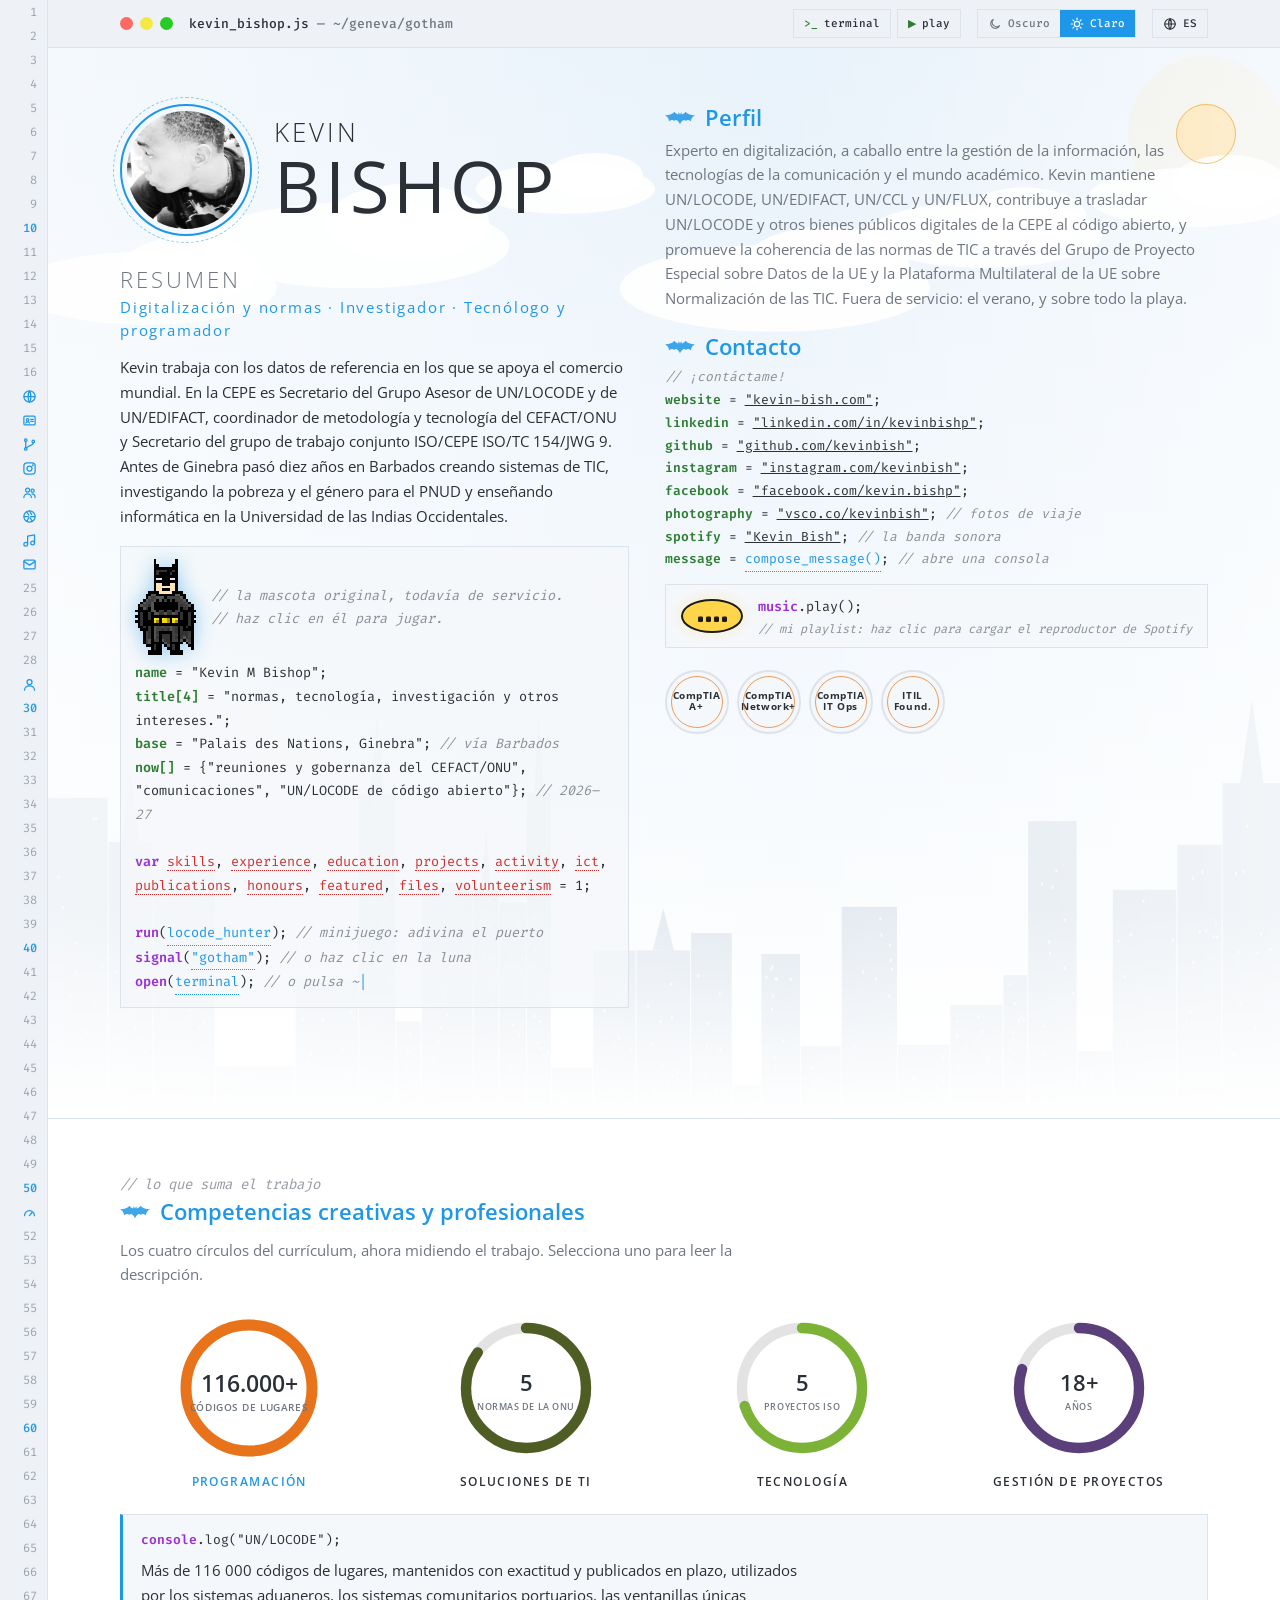
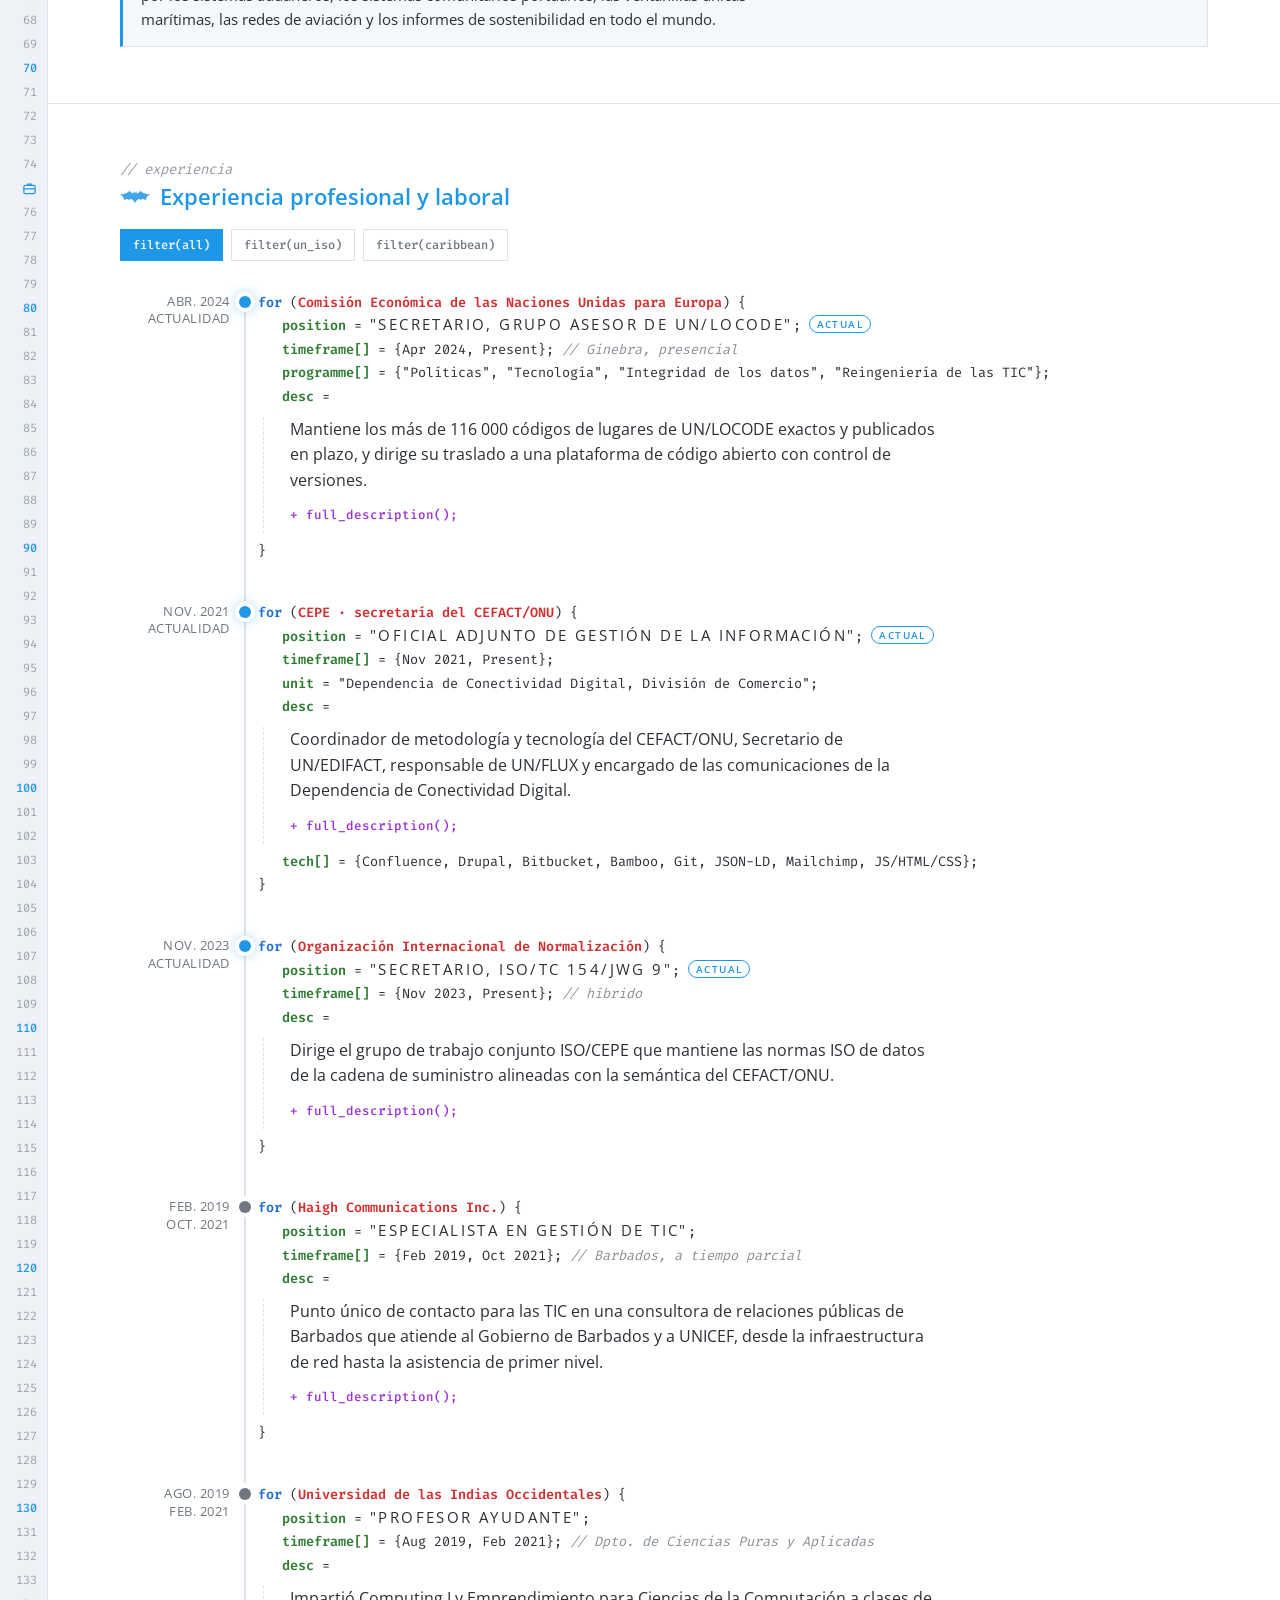
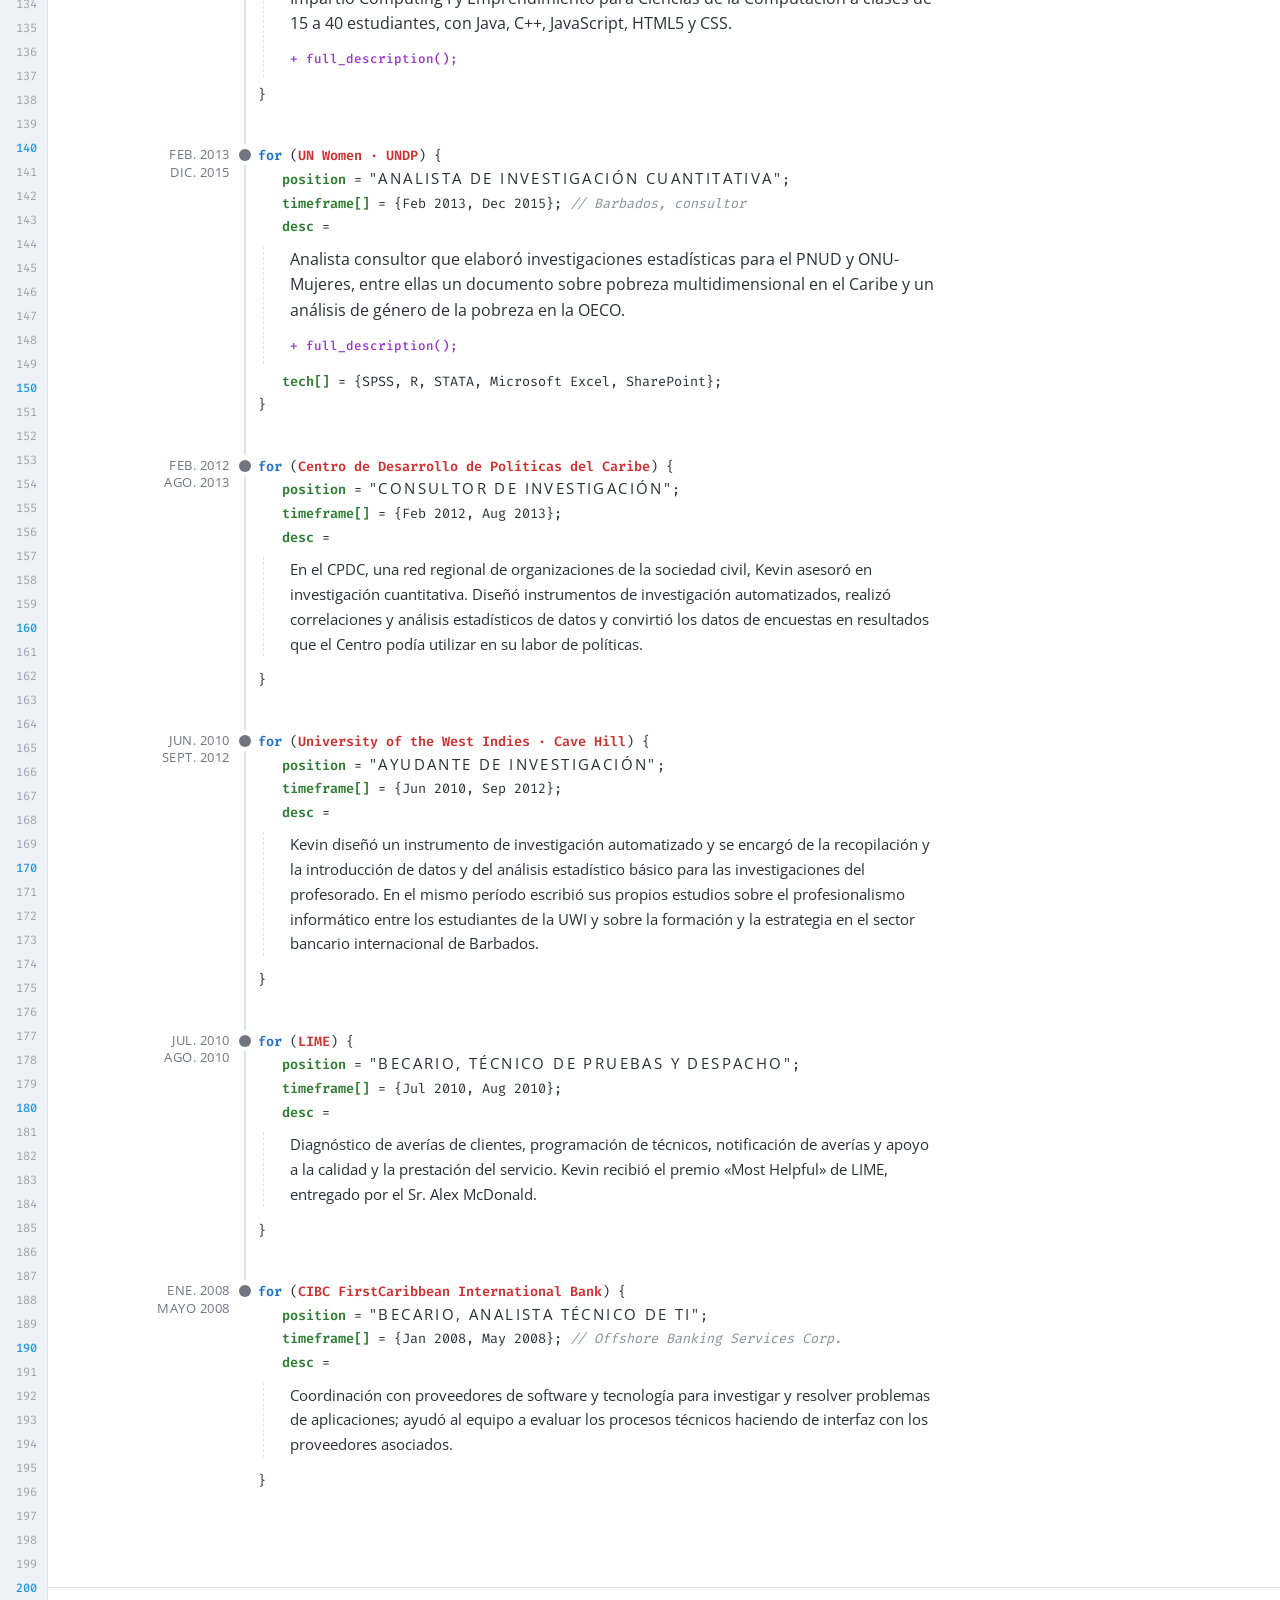
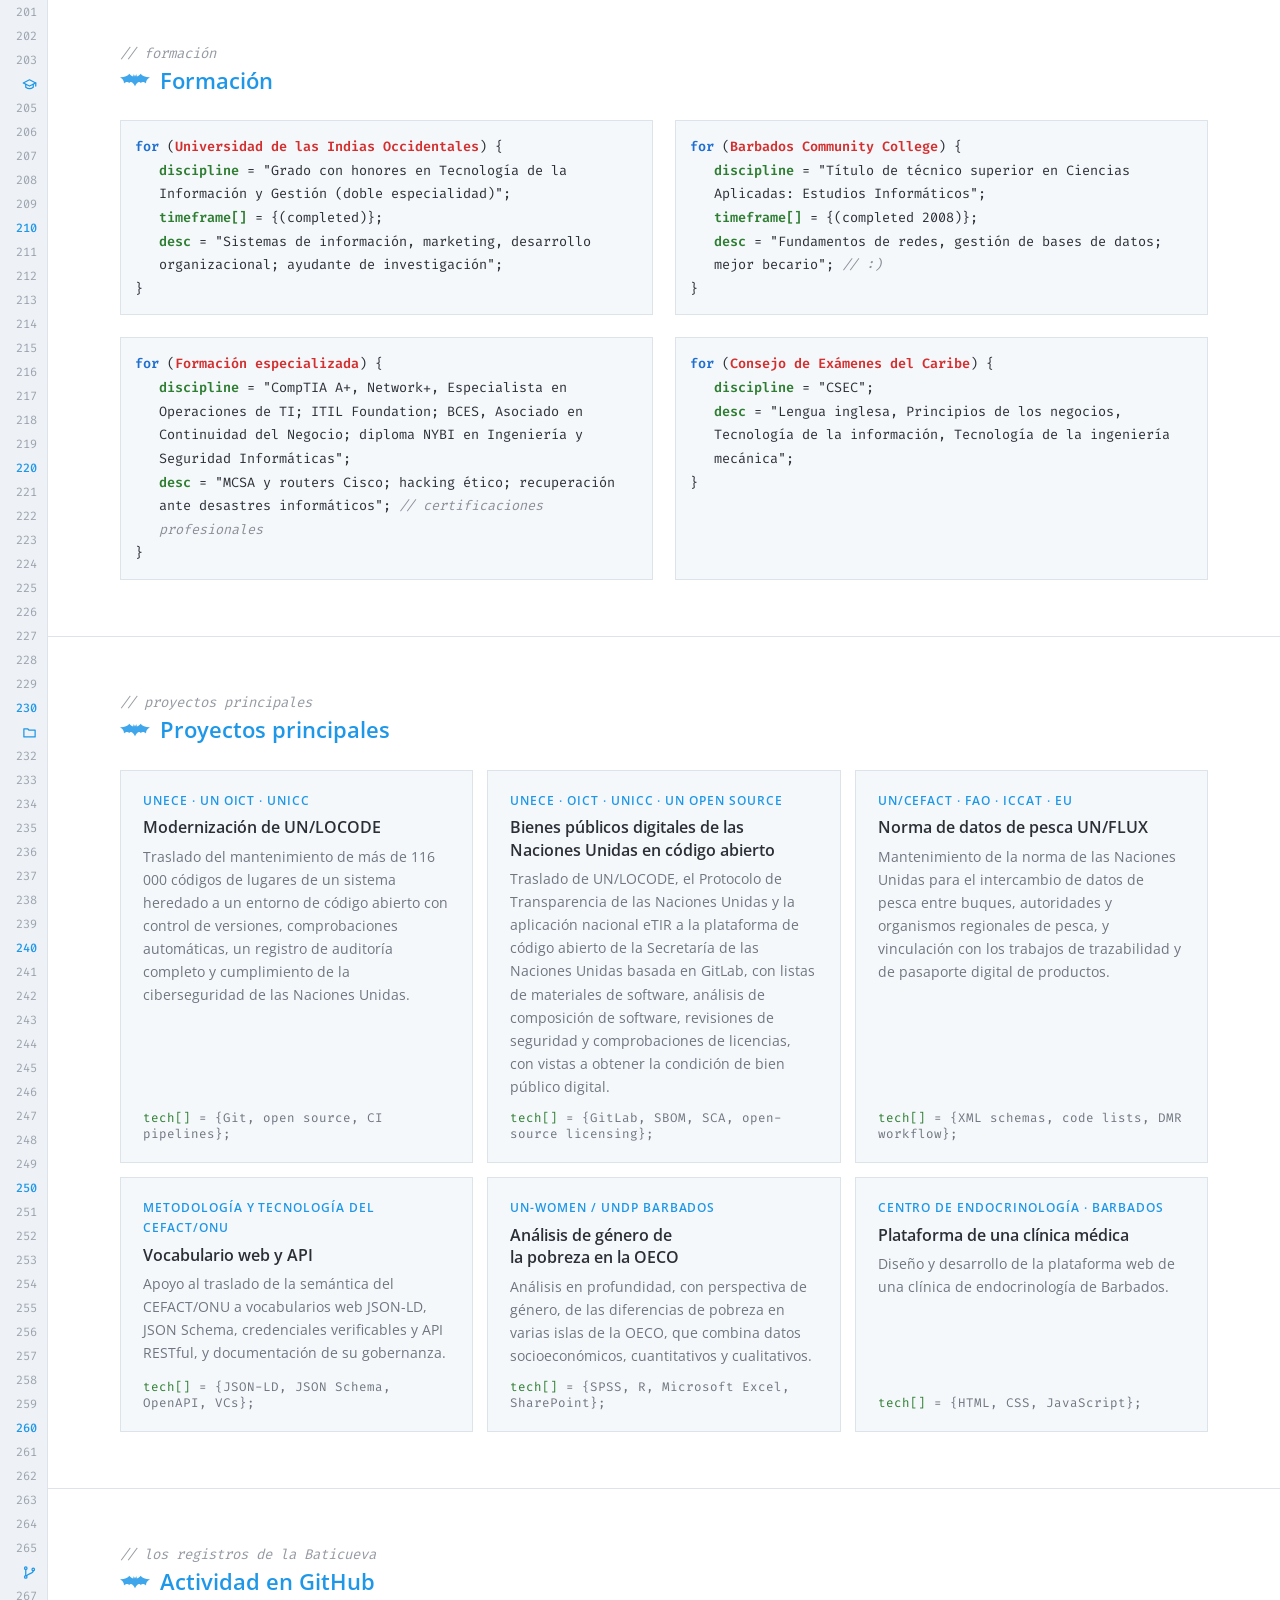
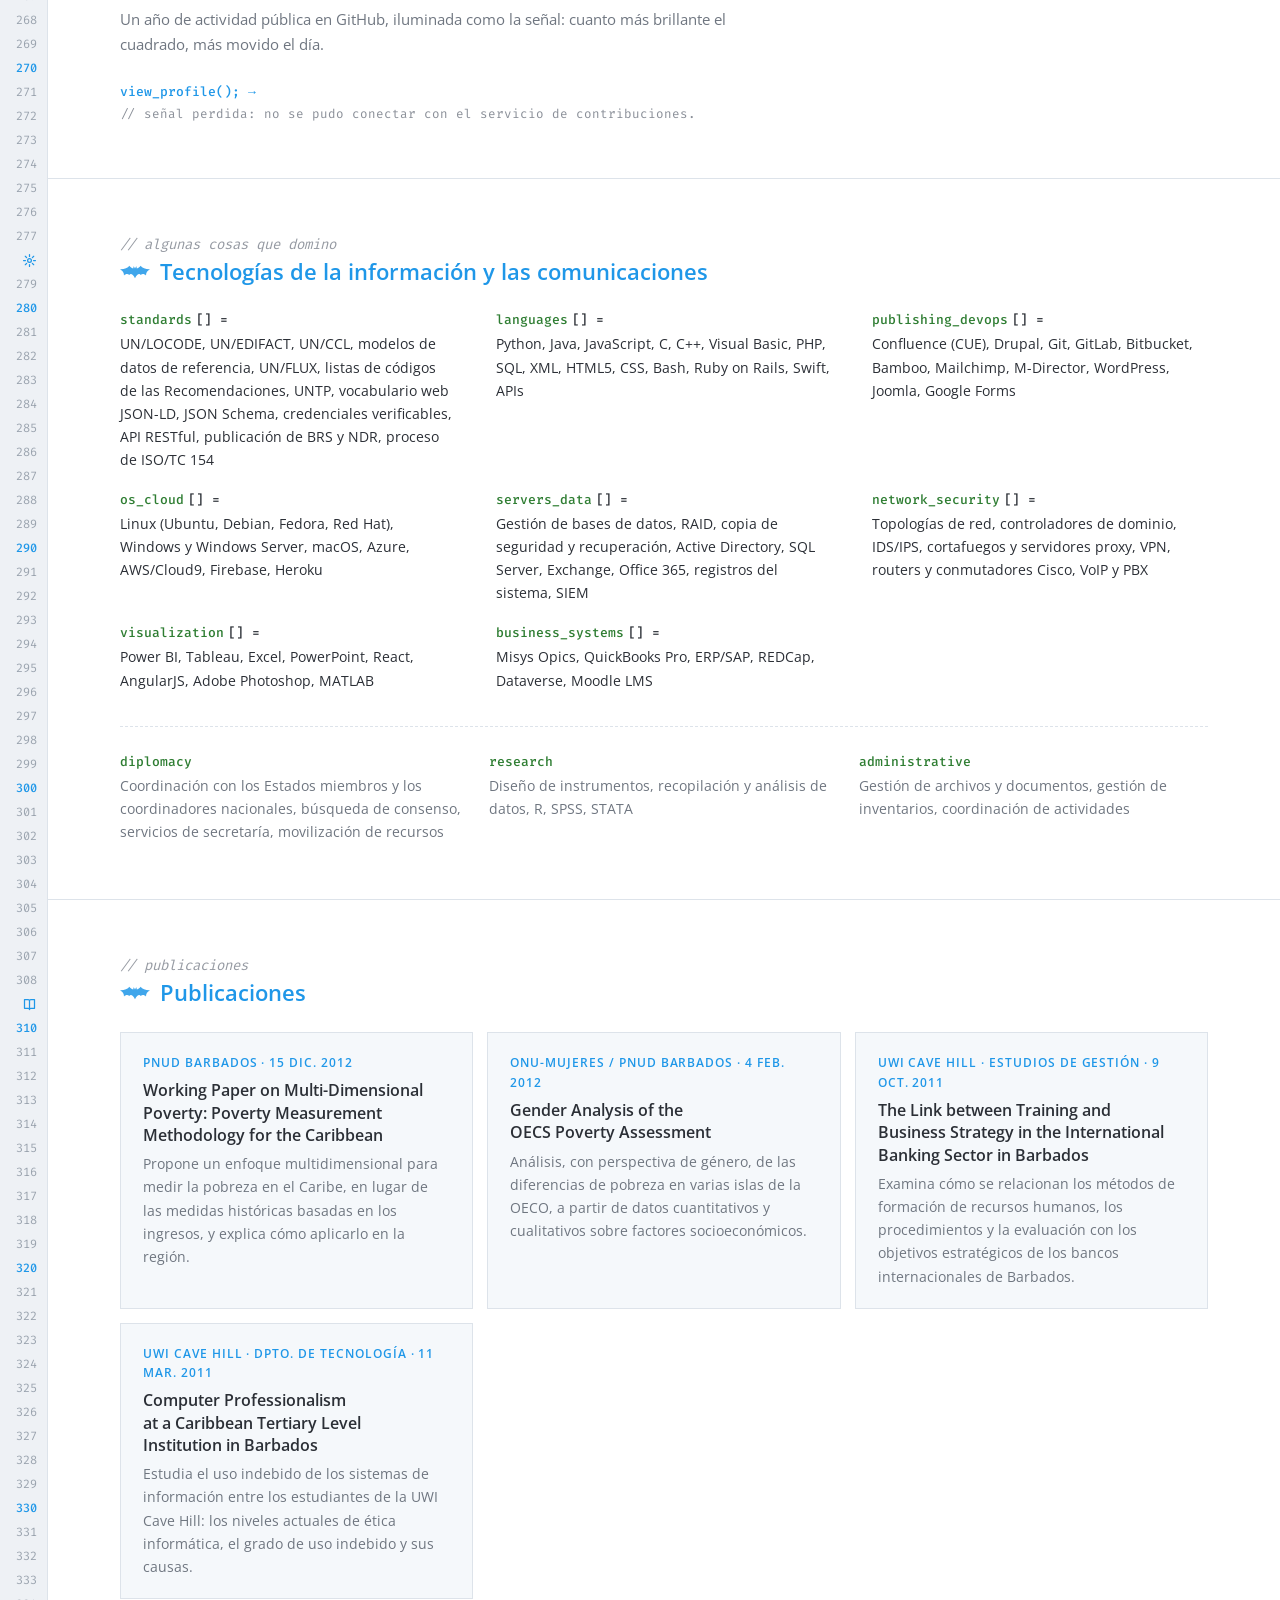
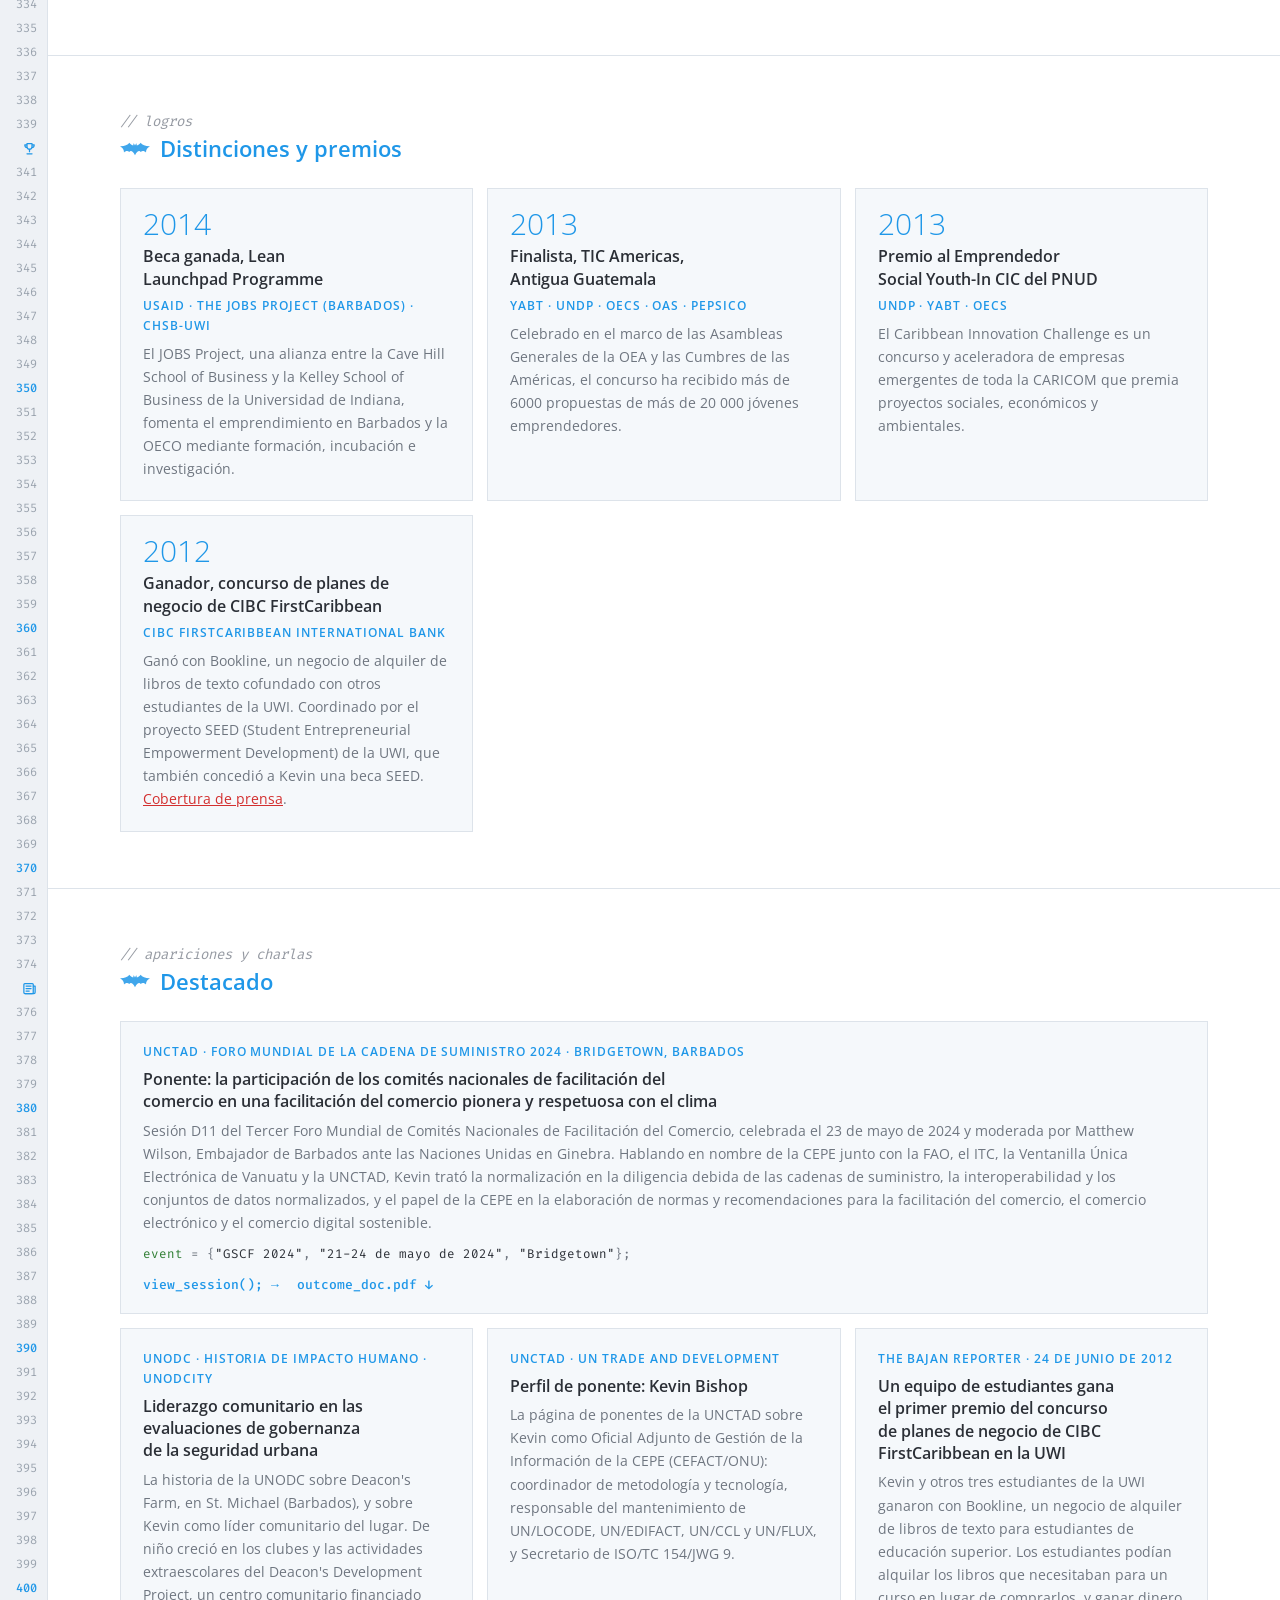
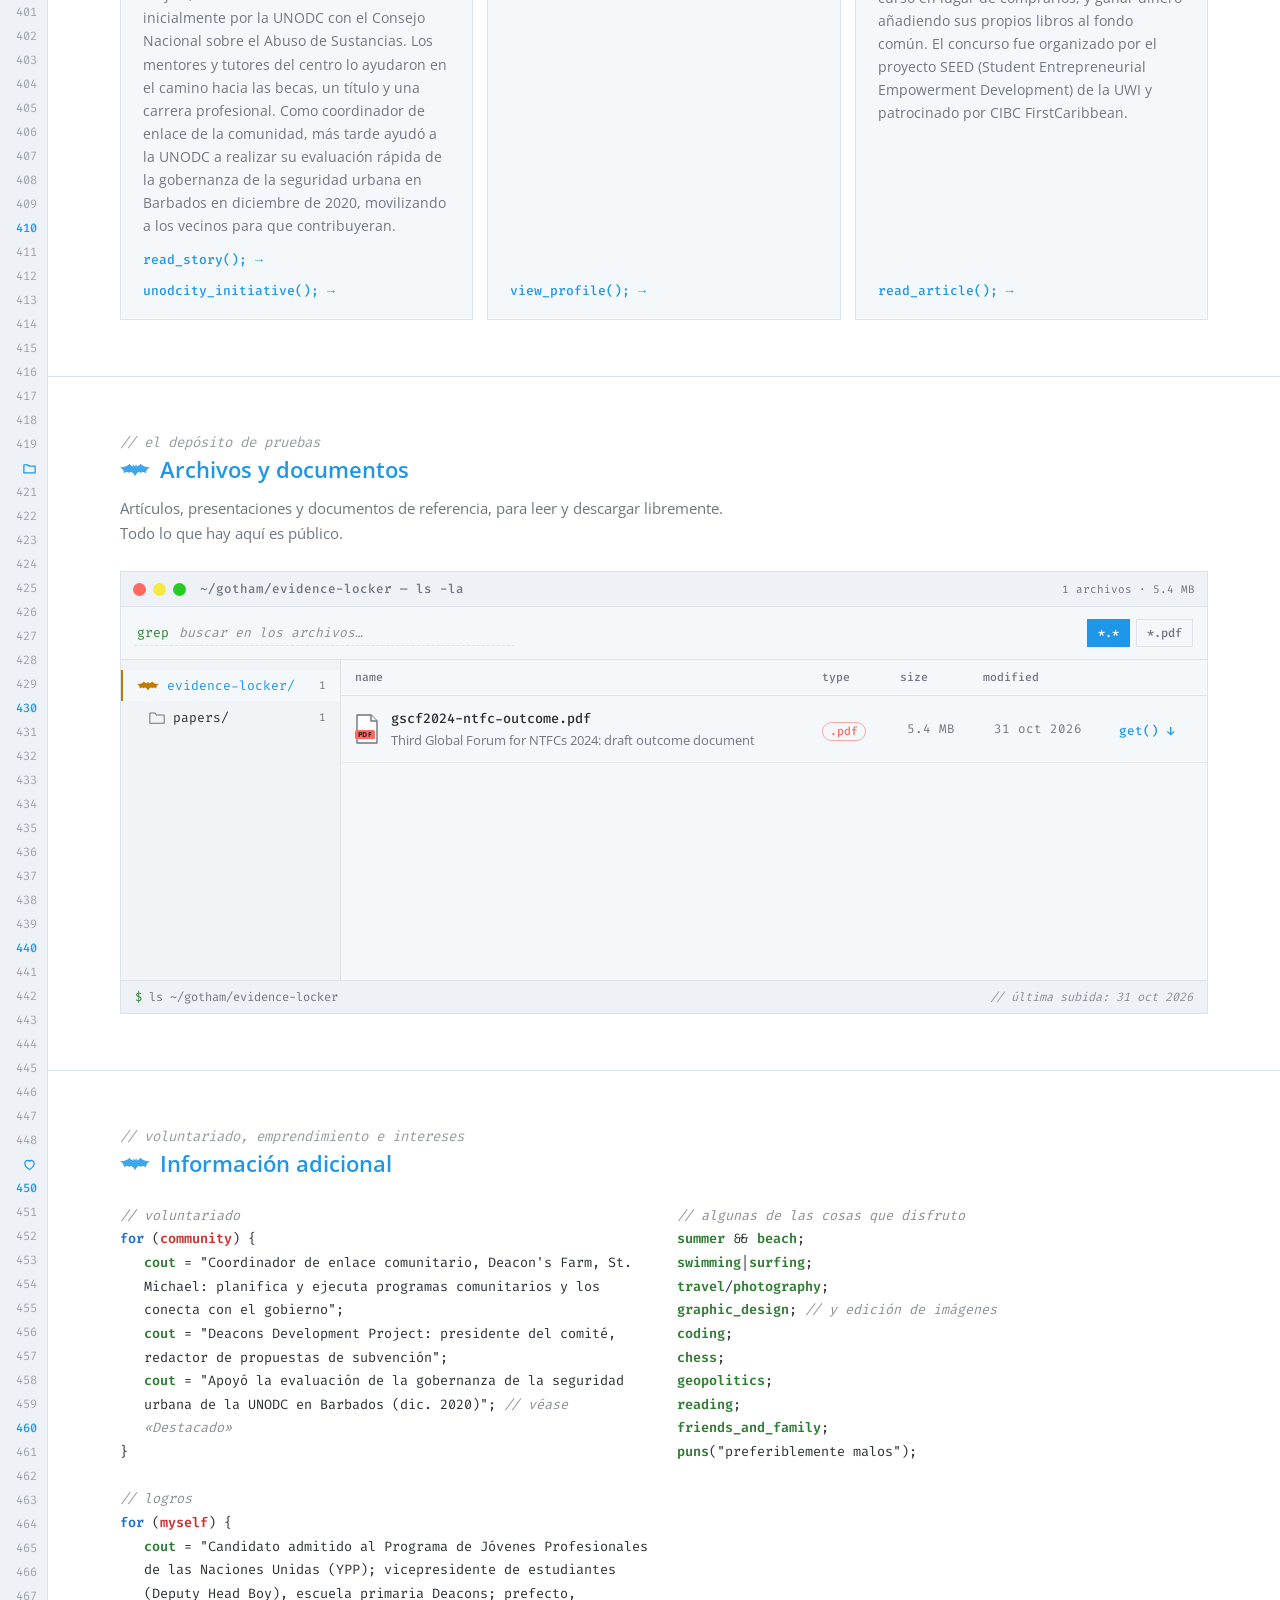
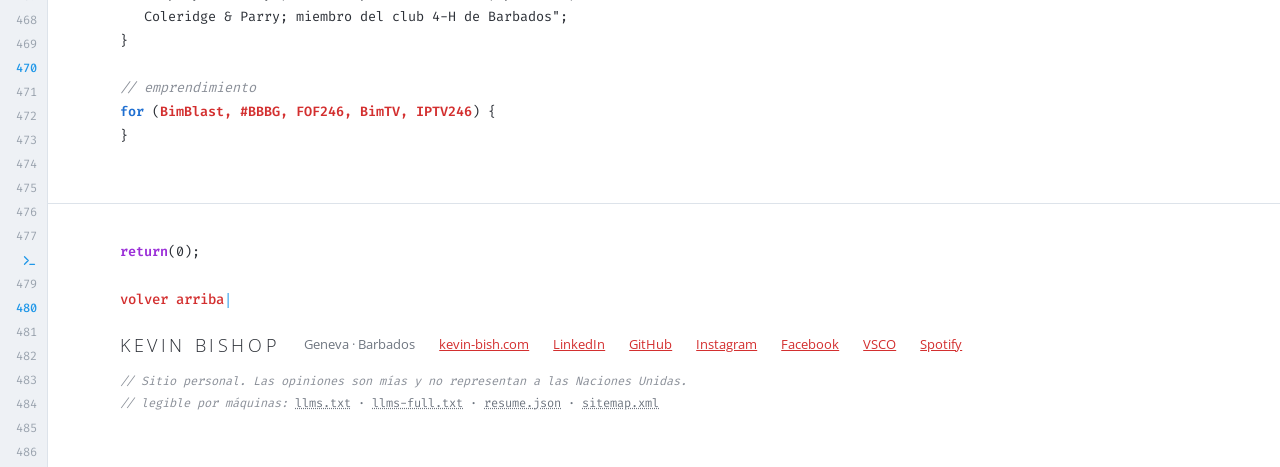
<file: es/index.html>
<!doctype html>
<html lang="es" data-theme="dark">
<head>
  <meta charset="utf-8">
  <meta name="viewport" content="width=device-width, initial-scale=1, viewport-fit=cover">
  <title>Kevin Bishop | Digitalización y normas</title>
  <meta name="description" content="Kevin Bishop: Secretario de UN/LOCODE y UN/EDIFACT en la CEPE / CEFACT/ONU en Ginebra. Digitalización, normas de datos comerciales, investigación y código.">
  <meta name="author" content="Kevin Bishop">
  <meta name="theme-color" content="#2b2b2b">
  <meta property="og:type" content="website">
  <meta property="og:title" content="Kevin Bishop | Digitalización y normas">
  <meta property="og:description" content="Secretario de UN/LOCODE y UN/EDIFACT en la CEPE / CEFACT/ONU. Currículum, proyectos y un minijuego: adivina el puerto detrás del código.">
  <meta property="og:image" content="https://www.kevin-bish.com/images/og-card.png">
  <meta property="og:image:width" content="1200">
  <meta property="og:image:height" content="630">
  <meta property="og:image:alt" content="Kevin Bishop: digitalización y normas. Secretario de UN/LOCODE y UN/EDIFACT en la CEPE / CEFACT/ONU, Ginebra.">
  <!-- machine-readable -->
  <!-- hreflang:start -->
  <link rel="alternate" hreflang="en" href="https://www.kevin-bish.com/">
  <link rel="alternate" hreflang="fr" href="https://www.kevin-bish.com/fr/">
  <link rel="alternate" hreflang="es" href="https://www.kevin-bish.com/es/">
  <link rel="alternate" hreflang="ru" href="https://www.kevin-bish.com/ru/">
  <link rel="alternate" hreflang="x-default" href="https://www.kevin-bish.com/">
  <link rel="canonical" href="https://www.kevin-bish.com/es/">
  <meta property="og:url" content="https://www.kevin-bish.com/es/">
  <meta property="og:locale" content="es_ES">
  <!-- hreflang:end -->
  <meta name="robots" content="index, follow, max-image-preview:large">
  <meta property="og:site_name" content="Kevin Bishop">
  <meta property="profile:first_name" content="Kevin">
  <meta property="profile:last_name" content="Bishop">
  <meta name="twitter:card" content="summary_large_image">
  <meta name="twitter:title" content="Kevin Bishop | Digitalización y normas">
  <meta name="twitter:description" content="Secretario de UN/LOCODE y UN/EDIFACT en la CEPE / CEFACT/ONU en Ginebra.">
  <meta name="twitter:image" content="https://www.kevin-bish.com/images/og-card.png">
  <meta name="twitter:image:alt" content="Kevin Bishop: digitalización y normas. Secretario de UN/LOCODE y UN/EDIFACT en la CEPE / CEFACT/ONU, Ginebra.">
  <link rel="alternate" type="application/json" href="../resume.json" title="Résumé (JSON Resume)">
  <link rel="alternate" type="text/plain" href="../llms.txt" title="Profile summary for AI assistants">
  <link rel="sitemap" type="application/xml" href="../sitemap.xml">
  <script type="application/ld+json">
{
  "@context": "https://schema.org",
  "@graph": [
    {
      "@type": "WebSite",
      "@id": "https://www.kevin-bish.com/#website",
      "url": "https://www.kevin-bish.com/",
      "name": "Kevin Bishop",
      "inLanguage": "en",
      "publisher": {
        "@id": "https://www.kevin-bish.com/#person"
      }
    },
    {
      "@type": "ProfilePage",
      "@id": "https://www.kevin-bish.com/#profile",
      "url": "https://www.kevin-bish.com/es/",
      "name": "Kevin Bishop | Digitization & Standards",
      "isPartOf": {
        "@id": "https://www.kevin-bish.com/#website"
      },
      "mainEntity": {
        "@id": "https://www.kevin-bish.com/#person"
      },
      "dateModified": "2026-11-01",
      "inLanguage": "es"
    },
    {
      "@type": "Person",
      "@id": "https://www.kevin-bish.com/#person",
      "name": "Kevin Bishop",
      "alternateName": [
        "Kevin M Bishop",
        "Kevin MacDonald Bishop",
        "Kevin Bish"
      ],
      "url": "https://www.kevin-bish.com/",
      "image": "https://www.kevin-bish.com/images/kevin.jpg",
      "jobTitle": [
        "Associate Information Management Officer",
        "Secretary of the UN/LOCODE Advisory Group",
        "Secretary of UN/EDIFACT",
        "Secretary of ISO/TC 154/JWG 9"
      ],
      "description": "Digitization and trade-data standards specialist at UNECE / UN/CEFACT in Geneva. Secretary of the UN/LOCODE Advisory Group and of UN/EDIFACT, focal point for methodology and technology, and Secretary of ISO/TC 154/JWG 9.",
      "worksFor": [
        {
          "@id": "https://www.kevin-bish.com/#unece"
        }
      ],
      "affiliation": [
        {
          "@id": "https://www.kevin-bish.com/#uncefact"
        },
        {
          "@id": "https://www.kevin-bish.com/#iso"
        }
      ],
      "workLocation": {
        "@type": "Place",
        "name": "Palais des Nations",
        "address": {
          "@type": "PostalAddress",
          "addressLocality": "Geneva",
          "addressCountry": "CH"
        }
      },
      "homeLocation": {
        "@type": "Place",
        "name": "Geneva, Switzerland"
      },
      "alumniOf": [
        {
          "@type": "CollegeOrUniversity",
          "name": "The University of the West Indies, Cave Hill Campus",
          "address": {
            "@type": "PostalAddress",
            "addressCountry": "BB"
          }
        },
        {
          "@type": "CollegeOrUniversity",
          "name": "Barbados Community College",
          "address": {
            "@type": "PostalAddress",
            "addressCountry": "BB"
          }
        }
      ],
      "hasCredential": [
        {
          "@type": "EducationalOccupationalCredential",
          "name": "Honours BSc Information Technology & Management (dual major)",
          "credentialCategory": "degree",
          "recognizedBy": {
            "@type": "CollegeOrUniversity",
            "name": "The University of the West Indies"
          }
        },
        {
          "@type": "EducationalOccupationalCredential",
          "name": "Associate Degree in Applied Science: Computer Studies",
          "credentialCategory": "degree",
          "recognizedBy": {
            "@type": "CollegeOrUniversity",
            "name": "Barbados Community College"
          }
        },
        {
          "@type": "EducationalOccupationalCredential",
          "name": "CompTIA A+",
          "credentialCategory": "certification"
        },
        {
          "@type": "EducationalOccupationalCredential",
          "name": "CompTIA Network+",
          "credentialCategory": "certification"
        },
        {
          "@type": "EducationalOccupationalCredential",
          "name": "CompTIA IT Operations Specialist",
          "credentialCategory": "certification"
        },
        {
          "@type": "EducationalOccupationalCredential",
          "name": "ITIL Foundation",
          "credentialCategory": "certification"
        },
        {
          "@type": "EducationalOccupationalCredential",
          "name": "BCES Business Continuity Associate (IT Disaster Recovery)",
          "credentialCategory": "certification"
        },
        {
          "@type": "EducationalOccupationalCredential",
          "name": "NYBI Diploma, IT Engineering & Security",
          "credentialCategory": "diploma"
        }
      ],
      "knowsAbout": [
        "UN/LOCODE",
        "UN/EDIFACT",
        "UN/CEFACT Core Component Library (UN/CCL)",
        "UN/FLUX",
        "UN Transparency Protocol (UNTP)",
        "Trade facilitation",
        "Electronic business standards",
        "Digital Product Passport",
        "Data maintenance and data governance",
        "JSON-LD",
        "JSON Schema",
        "Verifiable Credentials",
        "RESTful APIs",
        "Open-source governance",
        "Digital public goods",
        "ISO standardization",
        "Quantitative research",
        "Python",
        "JavaScript",
        "Java",
        "SQL",
        "Git",
        "Confluence",
        "Drupal"
      ],
      "knowsLanguage": [
        "en"
      ],
      "award": [
        "Scholarship Winner, The Lean Launchpad Programme (USAID / The JOBS Project / CHSB-UWI), 2014",
        "Finalist, TIC Americas, Antigua Guatemala, 2013",
        "UNDP Youth-In CIC Social Entrepreneur Award, 2013",
        "Winner, CIBC FirstCaribbean Business Plan Competition, 2012",
        "Qualifier, United Nations Young Professionals Programme"
      ],
      "memberOf": [
        {
          "@type": "Organization",
          "name": "ISO/TC 154/JWG 9 (Secretary)"
        },
        {
          "@type": "Organization",
          "name": "United Nations Digital Transformation Group for Europe and Central Asia (Co-Chair)"
        }
      ],
      "sameAs": [
        "https://www.linkedin.com/in/kevinbishp",
        "https://github.com/kevinbish",
        "https://www.instagram.com/kevinbish/",
        "https://www.facebook.com/kevin.bishp/",
        "https://vsco.co/kevinbish/gallery",
        "https://open.spotify.com/user/1212889341",
        "https://unctad.org/speaker/kevin-bishop"
      ],
      "subjectOf": [
        {
          "@type": "Article",
          "name": "Community Leadership in Urban Safety Governance Assessments",
          "url": "https://www.unodc.org/unodc/en/sustainable-development-goals/human-impact-stories/community-leadership-in-urban-safety-governance-assessments.html",
          "publisher": {
            "@type": "GovernmentOrganization",
            "name": "United Nations Office on Drugs and Crime",
            "alternateName": "UNODC"
          },
          "about": {
            "@id": "https://www.kevin-bish.com/#person"
          },
          "isPartOf": {
            "@type": "WebPage",
            "name": "UNODCity: Urban Safety Governance Initiative",
            "url": "https://www.unodc.org/unodc/en/urban-safety/crime-prevention/unodcity/unodcity-pilots.html"
          }
        },
        {
          "@type": "NewsArticle",
          "headline": "Barbadian Student team cops 1st prize in CIBC FirstCaribbean's UWI business plan contest",
          "url": "https://www.bajanreporter.com/2012/06/barbadian-student-team-cops-1st-prize-in-cibc-firstcaribbeans-uwi-business-plan-contest/",
          "datePublished": "2012-06-24",
          "publisher": {
            "@type": "Organization",
            "name": "The Bajan Reporter"
          },
          "about": {
            "@id": "https://www.kevin-bish.com/#person"
          }
        },
        {
          "@type": "Event",
          "name": "NTFC Session 11: National Trade Facilitation Committees' involvement in pioneering climate-smart trade facilitation",
          "url": "https://unctad.org/meeting/ntfc-session-11-national-trade-facilitation-committees-involvement-pioneering-climate-smart",
          "startDate": "2024-05-23T15:00:00-04:00",
          "endDate": "2024-05-23T16:00:00-04:00",
          "eventAttendanceMode": "https://schema.org/MixedEventAttendanceMode",
          "eventStatus": "https://schema.org/EventScheduled",
          "location": {
            "@type": "Place",
            "name": "Global Supply Chain Forum 2024",
            "address": {
              "@type": "PostalAddress",
              "addressLocality": "Bridgetown",
              "addressCountry": "BB"
            }
          },
          "organizer": {
            "@type": "GovernmentOrganization",
            "name": "UN Trade and Development",
            "alternateName": "UNCTAD",
            "url": "https://unctad.org"
          },
          "performer": {
            "@id": "https://www.kevin-bish.com/#person"
          },
          "superEvent": {
            "@type": "Event",
            "name": "Global Supply Chain Forum 2024 / Third Global Forum for National Trade Facilitation Committees",
            "startDate": "2024-05-21",
            "endDate": "2024-05-24",
            "location": {
              "@type": "Place",
              "name": "Bridgetown, Barbados"
            }
          },
          "subjectOf": {
            "@type": "DigitalDocument",
            "name": "Third Global Forum for NTFCs 2024: Draft Outcome Document",
            "url": "https://www.kevin-bish.com/docs/gscf2024-ntfc-outcome.pdf",
            "encodingFormat": "application/pdf"
          }
        },
        {
          "@type": "ProfilePage",
          "name": "Kevin Bishop | UN Trade and Development (UNCTAD)",
          "url": "https://unctad.org/speaker/kevin-bishop",
          "publisher": {
            "@type": "GovernmentOrganization",
            "name": "UN Trade and Development",
            "alternateName": "UNCTAD"
          }
        }
      ]
    },
    {
      "@type": "GovernmentOrganization",
      "@id": "https://www.kevin-bish.com/#unece",
      "name": "United Nations Economic Commission for Europe",
      "alternateName": "UNECE",
      "url": "https://unece.org",
      "address": {
        "@type": "PostalAddress",
        "addressLocality": "Geneva",
        "addressCountry": "CH"
      }
    },
    {
      "@type": "Organization",
      "@id": "https://www.kevin-bish.com/#uncefact",
      "name": "United Nations Centre for Trade Facilitation and Electronic Business",
      "alternateName": "UN/CEFACT",
      "parentOrganization": {
        "@id": "https://www.kevin-bish.com/#unece"
      }
    },
    {
      "@type": "Organization",
      "@id": "https://www.kevin-bish.com/#iso",
      "name": "International Organization for Standardization",
      "alternateName": "ISO",
      "url": "https://www.iso.org"
    },
    {
      "@type": "ScholarlyArticle",
      "name": "Working Paper on Multi-Dimensional Poverty: Poverty Measurement Methodology for the Caribbean",
      "datePublished": "2012-12-15",
      "publisher": {
        "@type": "Organization",
        "name": "UNDP Barbados"
      },
      "author": {
        "@id": "https://www.kevin-bish.com/#person"
      }
    },
    {
      "@type": "ScholarlyArticle",
      "name": "Gender Analysis of the OECS Poverty Assessment",
      "datePublished": "2012-02-04",
      "publisher": {
        "@type": "Organization",
        "name": "UN-Women / UNDP Barbados"
      },
      "author": {
        "@id": "https://www.kevin-bish.com/#person"
      }
    },
    {
      "@type": "ScholarlyArticle",
      "name": "The Link between Training and Business Strategy in the International Banking Sector in Barbados",
      "datePublished": "2011-10-09",
      "publisher": {
        "@type": "Organization",
        "name": "University of the West Indies, Cave Hill Campus"
      },
      "author": {
        "@id": "https://www.kevin-bish.com/#person"
      }
    },
    {
      "@type": "ScholarlyArticle",
      "name": "Computer Professionalism at a Caribbean Tertiary Level Institution in Barbados",
      "datePublished": "2011-03-11",
      "publisher": {
        "@type": "Organization",
        "name": "University of the West Indies, Cave Hill Campus"
      },
      "author": {
        "@id": "https://www.kevin-bish.com/#person"
      }
    }
  ]
}
  </script>
  <!-- /machine-readable -->
  <link rel="icon" type="image/svg+xml" href="../favicon.svg">
  <link rel="preload" href="../fonts/open-sans-latin.woff2" as="font" type="font/woff2" crossorigin>
  <link rel="preload" href="../fonts/fira-code-latin.woff2" as="font" type="font/woff2" crossorigin>
  <link rel="stylesheet" href="../css/style.css">
  <noscript><style>
    /* with scripts off: hide the controls that need them; the text, details toggles and links all still work */
    .tools,.mode,#fs,#moon,.filters,.brief,.js-only,#toTop,.cursor,#gutter{display:none!important}
    #skills .lede,.avatar .cm{display:none}
    body{padding-left:0}
  </style></noscript>
</head>
<body>
<svg width="0" height="0" style="position:absolute" aria-hidden="true"><defs>
  <symbol id="bat" viewBox="0 0 60 26"><path d="M30 6c1.2-2.2 2.2-3.6 2.8-4.4L33.6 6c3.6-1.4 6.6-4 7.6-5.6 3.2 4.6 10.6 7.6 18.8 7.2-5.2 2.6-8 7-8 12.6-3.2-3.6-7.4-4-10.6-1.4-1.8-2.8-6.6-4-11.4 6.8-4.8-10.8-9.6-9.6-11.4-6.8C15.4 16.2 11.2 16.6 8 20.2c0-5.6-2.8-10-8-12.6 8.2.4 15.6-2.6 18.8-7.2 1 1.6 4 4.2 7.6 5.6l.8-4.4C27.8 2.4 28.8 3.8 30 6z"/></symbol>
</defs></svg>

<div id="gutter" aria-hidden="true"></div>
<div class="bar"><div class="wrap">
  <div class="lights"><span class="r" aria-hidden="true"></span><span class="y" aria-hidden="true"></span><button id="fs" title="Pantalla completa" aria-label="Pantalla completa"></button></div>
  <div class="file"><b>kevin_bishop.js</b> — ~/geneva/gotham</div>
  <div class="tools">
    <button class="tool" id="openTerm" title="Abrir el terminal (~)"><span aria-hidden="true">&gt;_</span><span class="tl-txt">terminal</span></button>
    <button class="tool" id="openGame" title="Jugar a LOCODE Hunter"><span aria-hidden="true">▶</span><span class="tl-txt">play</span></button>
  </div>
  <div class="mode" role="group" aria-label="Modo de página">
    <button id="mNight" aria-pressed="true" title="Modo oscuro"><svg viewBox="0 0 24 24" aria-hidden="true"><path d="M20 14.5A8 8 0 1 1 9.5 4a6.5 6.5 0 0 0 10.5 10.5z"/></svg><span class="tl-txt">Oscuro</span></button>
    <button id="mDay" aria-pressed="false" title="Modo claro"><svg viewBox="0 0 24 24" aria-hidden="true"><circle cx="12" cy="12" r="4.5"/><path d="M12 2v2.5M12 19.5V22M2 12h2.5M19.5 12H22M4.9 4.9l1.8 1.8M17.3 17.3l1.8 1.8M4.9 19.1l1.8-1.8M17.3 6.7l1.8-1.8"/></svg><span class="tl-txt">Claro</span></button>
  </div>
  <!-- lang:start -->
  <details class="lang" data-i18n="skip"><summary title="Spanish" aria-label="Language: Spanish"><svg viewBox="0 0 24 24" aria-hidden="true"><circle cx="12" cy="12" r="9"/><path d="M3 12h18M12 3c3 3.5 3 14.5 0 18M12 3c-3 3.5-3 14.5 0 18"/></svg><span class="tl-txt">ES</span></summary><ul><li><a href="../" hreflang="en" lang="en">English</a></li><li><a href="../fr/" hreflang="fr" lang="fr">Français</a></li><li><a href="../es/" hreflang="es" lang="es" aria-current="true">Español</a></li><li><a href="../ru/" hreflang="ru" lang="ru">Русский</a></li></ul></details>
  <!-- lang:end -->
</div></div>

<header id="top">
  <canvas id="sky" aria-hidden="true"></canvas>
  <button id="moon" title="Encender la señal" aria-label="Encender la señal en el cielo"></button>
  <div class="sig-hint" id="sigHint" hidden>signal.lit = true; <span class="cm">// haz clic en cualquier sitio o pulsa Esc para apagarla</span></div>
  <div class="wrap top">
    <div class="who">
      <div class="photo"><picture><source srcset="../images/kevin.webp" type="image/webp"><img src="../images/kevin.jpg" alt="Kevin Bishop" width="227" height="227"></picture></div>
      <div class="name"><div class="first">KEVIN</div><div class="last">BISHOP</div></div>
    </div>
    <div class="overview">
      <div class="ov">RESUMEN</div>
      <div class="tagline">Digitalización y normas · Investigador · Tecnólogo y programador</div>
      <p>Kevin trabaja con los datos de referencia en los que se apoya el comercio mundial. En la CEPE es Secretario del Grupo Asesor de UN/LOCODE y de UN/EDIFACT, coordinador de metodología y tecnología del CEFACT/ONU y Secretario del grupo de trabajo conjunto ISO/CEPE ISO/TC 154/JWG 9. Antes de Ginebra pasó diez años en Barbados creando sistemas de TIC, investigando la pobreza y el género para el PNUD y enseñando informática en la Universidad de las Indias Occidentales.</p>
      <div class="code" aria-label="Datos rápidos y enlaces a las secciones">
        <div class="avatar"><button class="slot" id="avatar" title="Jugar a LOCODE Hunter" aria-label="Jugar a LOCODE Hunter"><img src="../images/mascot.gif" alt="Mascota en pixel art del sitio original de Kevin" width="288" height="432"></button><span class="cm">// la mascota original, todavía de servicio.<br>// haz clic en él para jugar.</span></div>
        <span class="l" data-gi="user"><b class="v">name</b> = <span class="s">"Kevin M Bishop"</span>;</span>
        <span class="l"><b class="v">title[4]</b> = <span class="s">"normas, tecnología, investigación y otros intereses."</span>;</span>
        <span class="l"><b class="v">base</b> = <span class="s">"Palais des Nations, Ginebra"</span>; <span class="cm">// vía Barbados</span></span>
        <span class="l"><b class="v">now[]</b> = {<span class="s">"reuniones y gobernanza del CEFACT/ONU"</span>, <span class="s">"comunicaciones"</span>, <span class="s">"UN/LOCODE de código abierto"</span>}; <span class="cm">// 2026–27</span></span>
        <span class="l"> </span>
        <span class="l"><b class="kw">var</b> <a href="#skills">skills</a>, <a href="#experience">experience</a>, <a href="#education">education</a>, <a href="#projects">projects</a>, <a href="#activity">activity</a>, <a href="#ict">ict</a>, <a href="#publications">publications</a>, <a href="#honours">honours</a>, <a href="#featured">featured</a>, <a href="#files">files</a>, <a href="#additional">volunteerism</a> = 1;</span>
        <span class="l"> </span>
        <span class="l js-only"><b class="kw">run</b>(<button class="act" data-act="play">locode_hunter</button>); <span class="cm">// minijuego: adivina el puerto</span></span>
        <span class="l js-only"><b class="kw">signal</b>(<button class="act" data-act="signal">"gotham"</button>); <span class="cm">// o haz clic en la luna</span></span>
        <span class="l js-only"><b class="kw">open</b>(<button class="act" data-act="term">terminal</button>); <span class="cm">// o pulsa ~</span><span class="cursor">|</span></span>
      </div>
    </div>
    <aside class="side">
      <div>
        <h2><svg><use href="#bat"/></svg>Perfil</h2>
        <p class="prof">Experto en digitalización, a caballo entre la gestión de la información, las tecnologías de la comunicación y el mundo académico. Kevin mantiene UN/LOCODE, UN/EDIFACT, UN/CCL y UN/FLUX, contribuye a trasladar UN/LOCODE y otros bienes públicos digitales de la CEPE al código abierto, y promueve la coherencia de las normas de TIC a través del Grupo de Proyecto Especial sobre Datos de la UE y la Plataforma Multilateral de la UE sobre Normalización de las TIC. Fuera de servicio: el verano, y sobre todo la playa.</p>
      </div>
      <div>
        <h2><svg><use href="#bat"/></svg>Contacto</h2>
        <div class="code contact">
          <span class="cm">// ¡contáctame!</span>
          <span class="l" data-gi="globe"><b class="v">website</b> = <a class="s" href="https://www.kevin-bish.com">"kevin-bish.com"</a>;</span>
          <span class="l" data-gi="card"><b class="v">linkedin</b> = <a class="s" href="https://www.linkedin.com/in/kevinbishp">"linkedin.com/in/kevinbishp"</a>;</span>
          <span class="l" data-gi="branch"><b class="v">github</b> = <a class="s" href="https://github.com/kevinbish">"github.com/kevinbish"</a>;</span>
          <span class="l" data-gi="camera"><b class="v">instagram</b> = <a class="s" href="https://www.instagram.com/kevinbish/">"instagram.com/kevinbish"</a>;</span>
          <span class="l" data-gi="people"><b class="v">facebook</b> = <a class="s" href="https://www.facebook.com/kevin.bishp/">"facebook.com/kevin.bishp"</a>;</span>
          <span class="l" data-gi="aperture"><b class="v">photography</b> = <a class="s" href="https://vsco.co/kevinbish/gallery">"vsco.co/kevinbish"</a>; <span class="cm">// fotos de viaje</span></span>
          <span class="l" data-gi="music"><b class="v">spotify</b> = <a class="s" href="https://open.spotify.com/user/1212889341">"Kevin Bish"</a>; <span class="cm">// la banda sonora</span></span>
          <span class="l js-only" data-gi="mail"><b class="v">message</b> = <button class="act" data-act="mail">compose_message()</button>; <span class="cm">// abre una consola</span></span>
        </div>
        <div class="music" id="music" data-profile="https://open.spotify.com/user/1212889341" data-embed="https://open.spotify.com/embed/playlist/6jldxWiTkq4IpYxr8t6qOO?utm_source=generator&amp;theme=0" data-open="https://open.spotify.com/playlist/6jldxWiTkq4IpYxr8t6qOO">
          <a class="m-play" href="https://open.spotify.com/user/1212889341" target="_blank" rel="noopener" title="Abrir mi perfil de Spotify (no se carga nada de Spotify hasta que hagas clic)">
            <svg class="eq" viewBox="0 0 64 36" aria-hidden="true"><ellipse cx="32" cy="18" rx="30" ry="16"/><rect class="b1" x="18" y="12" width="5" height="12" rx="1.5"/><rect class="b2" x="26" y="12" width="5" height="12" rx="1.5"/><rect class="b3" x="34" y="12" width="5" height="12" rx="1.5"/><rect class="b4" x="42" y="12" width="5" height="12" rx="1.5"/></svg>
            <span class="m-txt"><span class="code"><b class="kw">music</b>.play();</span><span class="m-sub cm" id="musicSub">// Kevin Bish en Spotify, se abre en una pestaña nueva</span></span>
          </a>
          <div class="m-frame" id="musicFrame" hidden></div>
        </div>
      </div>
      <div class="badges" aria-label="Certificaciones">
        <span class="cert">CompTIA<br>A+</span><span class="cert">CompTIA<br>Network+</span><span class="cert">CompTIA<br>IT Ops</span><span class="cert">ITIL<br>Found.</span>
      </div>
    </aside>
  </div>
</header>

<main>
<section id="skills"><div class="wrap">
  <h2><span class="cm">// lo que suma el trabajo</span><svg data-gi="gauge"><use href="#bat"/></svg>Competencias creativas y profesionales</h2>
  <p class="lede">Los cuatro círculos del currículum, ahora midiendo el trabajo. Selecciona uno para leer la descripción.</p>
  <div class="rings" id="rings">
    <ul class="ring-list">
      <li><b>Más de 116 000 códigos de lugares.</b> Más de 116 000 códigos de lugares, mantenidos con exactitud y publicados en plazo, utilizados por los sistemas aduaneros, los sistemas comunitarios portuarios, las ventanillas únicas marítimas, las redes de aviación y los informes de sostenibilidad en todo el mundo.</li>
      <li><b>5 normas de las Naciones Unidas.</b> UN/LOCODE, UN/EDIFACT, UN/CCL, UN/FLUX y las listas de códigos de las Recomendaciones de las Naciones Unidas, mantenidas mediante solicitudes de mantenimiento de datos presentadas por expertos de todo el mundo.</li>
      <li><b>5 proyectos ISO.</b> Cinco proyectos ISO, desde el directorio de elementos de datos comerciales y el modelo Buy-Ship-Pay hasta el conocimiento de embarque electrónico basado en DLT y el pasaporte digital de productos.</li>
      <li><b>Más de 18 años.</b> De becario de TI en CIBC FirstCaribbean en 2008 a la labor de normalización de las Naciones Unidas en Ginebra desde 2021, pasando por la investigación para el PNUD, la docencia en la UWI y la consultoría de TIC en Barbados.</li>
    </ul>
  </div>
  <div class="brief" aria-live="polite">
    <div class="code"><span class="l"><b class="kw">console</b>.log(<span class="s" id="bK"></span>);</span></div>
    <p id="bP"></p>
  </div>
</div></section>

<section id="experience"><div class="wrap">
  <h2><span class="cm">// experiencia</span><svg data-gi="case"><use href="#bat"/></svg>Experiencia profesional y laboral</h2>
  <div class="filters" role="group" aria-label="Filtrar puestos">
    <button data-f="all" aria-pressed="true">filter(all)</button>
    <button data-f="un" aria-pressed="false">filter(un_iso)</button>
    <button data-f="carib" aria-pressed="false">filter(caribbean)</button>
  </div>
  <ol class="tl" id="tl">

    <li data-g="un"><div class="date">abr. 2024<br>Actualidad</div><div class="entry">
      <div class="code">
        <span class="l"><b class="kw fr">for</b> (<span class="in">Comisión Económica de las Naciones Unidas para Europa</span>) {</span>
        <span class="l i"><b class="v">position</b> = <span class="s pos">"Secretario, Grupo Asesor de UN/LOCODE"</span>;<span class="now">ACTUAL</span></span>
        <span class="l i"><b class="v">timeframe[]</b> = {Apr 2024, Present}; <span class="cm">// Ginebra, presencial</span></span>
        <span class="l i"><b class="v">programme[]</b> = {<span class="s">"Políticas"</span>, <span class="s">"Tecnología"</span>, <span class="s">"Integridad de los datos"</span>, <span class="s">"Reingeniería de las TIC"</span>};</span>
        <span class="l i"><b class="v">desc</b> =</span>
      </div>
      <div class="desc">
        <p class="sum">Mantiene los más de 116 000 códigos de lugares de UN/LOCODE exactos y publicados en plazo, y dirige su traslado a una plataforma de código abierto con control de versiones.</p>
        <details class="more"><summary>full_description();</summary>
        <p>UN/LOCODE es el Código de las Naciones Unidas para Lugares Utilizados en el Comercio y el Transporte: más de 116 000 códigos de cinco caracteres que identifican puertos, aeropuertos, terminales interiores y lugares de comercio. Las administraciones aduaneras, los sistemas comunitarios portuarios, las ventanillas únicas marítimas, las aerolíneas y los transportistas dependen de él, y cada vez se incorpora más a la normativa, incluidos los regímenes de información marítima, de emisiones y de sostenibilidad. Como Secretario, Kevin es responsable de que esos datos de referencia sean exactos, coherentes y se publiquen en plazo.</p>
        <p>En el día a día, el puesto se sitúa entre los gobiernos y la industria. Kevin coordina con los Estados miembros, los coordinadores nacionales, las organizaciones internacionales y los usuarios del sector privado la recepción, validación y publicación de las solicitudes de mantenimiento de datos conforme a la Recomendación n.º 16 de la CEPE, y apoya al Grupo Asesor y al Equipo de Mantenimiento en la fijación de prioridades. Cuando los reguladores hacen referencia a UN/LOCODE, les ayuda a aplicarlo correctamente para que la lista de códigos pueda funcionar como una infraestructura pública digital de confianza.</p>
        <p>Dirige el ciclo de publicación de principio a fin: fijar el calendario de cierre antes de cada Foro del CEFACT/ONU, coordinar la revisión interna y por expertos de las propuestas de lugares, mantener la base de datos de solicitudes (DMR) y la plataforma de presentación en línea, y publicar cada versión del directorio (por ejemplo, la 2025-1) poco después del Foro. Redacta los documentos parlamentarios del Grupo Asesor, organiza y documenta sus reuniones y da seguimiento a sus decisiones, con especial atención a las áreas del programa de trabajo: políticas, tecnología, integridad de los datos y reingeniería de las TIC. También apoya la revisión de la Recomendación n.º 16 y elabora procedimientos, orientaciones y material de formación para los coordinadores nacionales.</p>
        <p>La otra mitad del trabajo es la renovación. Kevin dirige el traslado de un sistema heredado a un entorno de mantenimiento de código abierto y con control de versiones, desarrollado con la OTIC y el UNICC de las Naciones Unidas, orientado a mejorar la automatización, la trazabilidad, la transparencia y el cumplimiento en ciberseguridad. Ese trabajo incluye el etiquetado geográfico y la delimitación geográfica de los lugares, y la exploración de la IA y el aprendizaje automático para ayudar a validar las solicitudes entrantes. UN/LOCODE es uno de los primeros bienes públicos digitales de la CEPE que se trasladan a la plataforma de código abierto de la Secretaría de las Naciones Unidas basada en GitLab, junto con el Protocolo de Transparencia de las Naciones Unidas (UNTP) y la aplicación nacional eTIR. Kevin coordina la diligencia debida con la OTIC, el UNICC y la comunidad de práctica de código abierto de las Naciones Unidas: listas de materiales de software, análisis de composición de software, evaluaciones de ciberseguridad y comprobaciones de licencias. El objetivo es obtener el reconocimiento como bien público digital, en consonancia con el Pacto Digital Mundial. Paralelamente trabaja en la financiación a largo plazo, incluido el mecanismo de financiación mediante contribuciones respaldado por la Plenaria del CEFACT/ONU, y en la creación de capacidad mediante talleres mundiales para que las economías en desarrollo participen en pie de igualdad.</p>
        <details><summary>keyResponsibilities[]</summary><ul>
          <li>Mantenimiento intergubernamental y desarrollo estratégico de UN/LOCODE.</li>
          <li>Publicación exacta y puntual de más de 116 000 códigos para los sistemas aduaneros, portuarios, marítimos, de aviación y de cadena de suministro.</li>
          <li>Tramitación de las solicitudes de mantenimiento de datos con los coordinadores nacionales conforme a la Recomendación n.º 16.</li>
          <li>Apoyo a la aplicación normativa cuando UN/LOCODE se cita en leyes y políticas.</li>
          <li>Modernización con la OTIC y el UNICC: código abierto, control de versiones, automatización, ciberseguridad.</li>
          <li>Versiones del directorio: calendarios de cierre, revisión por expertos y publicación tras cada Foro del CEFACT/ONU.</li>
          <li>Documentos parlamentarios, reuniones y seguimiento de decisiones del Grupo Asesor.</li>
          <li>Etiquetado geográfico, delimitación geográfica y validación de solicitudes asistida por IA.</li>
          <li>Traslado de UN/LOCODE, el UNTP y la aplicación nacional eTIR a la plataforma de código abierto de las Naciones Unidas; diligencia debida para obtener la condición de bien público digital.</li>
          <li>Armonización de políticas con ISO/TC 154, la OMI y la FAO; revisión de la Recomendación n.º 16.</li>
          <li>Movilización de recursos y sostenibilidad, incluida la financiación mediante contribuciones.</li>
          <li>Continuidad operativa conforme a los requisitos de TIC y de auditoría de las Naciones Unidas.</li>
          <li>Orientación estratégica al Equipo de Mantenimiento y al Grupo Asesor.</li>
        </ul></details>
        </details>
      </div>
      <div class="code"><span class="l">}</span></div>
    </div></li>

    <li data-g="un"><div class="date">nov. 2021<br>Actualidad</div><div class="entry">
      <div class="code">
        <span class="l"><b class="kw fr">for</b> (<span class="in">CEPE · secretaría del CEFACT/ONU</span>) {</span>
        <span class="l i"><b class="v">position</b> = <span class="s pos">"Oficial Adjunto de Gestión de la Información"</span>;<span class="now">ACTUAL</span></span>
        <span class="l i"><b class="v">timeframe[]</b> = {Nov 2021, Present};</span>
        <span class="l i"><b class="v">unit</b> = <span class="s">"Dependencia de Conectividad Digital, División de Comercio"</span>;</span>
        <span class="l i"><b class="v">desc</b> =</span>
      </div>
      <div class="desc">
        <p class="sum">Coordinador de metodología y tecnología del CEFACT/ONU, Secretario de UN/EDIFACT, responsable de UN/FLUX y encargado de las comunicaciones de la Dependencia de Conectividad Digital.</p>
        <details class="more"><summary>full_description();</summary>
        <p>El CEFACT/ONU, Centro de las Naciones Unidas de Facilitación del Comercio y las Transacciones Electrónicas, elabora las recomendaciones y las normas de comercio electrónico que permiten a los gobiernos y a las empresas intercambiar documentos y datos comerciales. Kevin se incorporó a su secretaría como Secretario Adjunto y Oficial de Gestión de la Información, y es el coordinador del ámbito de Metodología y Tecnología, el grupo responsable de las reglas técnicas que sigue toda norma del CEFACT/ONU.</p>
        <p>Es Secretario de UN/EDIFACT, la sintaxis y los directorios de las Naciones Unidas, de larga trayectoria, para el intercambio electrónico de datos en la administración, el comercio y el transporte, y apoya el mantenimiento de la Biblioteca de Componentes Básicos del CEFACT/ONU (UN/CCL), los modelos de datos de referencia, UN/LOCODE y las listas de códigos de las Recomendaciones de las Naciones Unidas. Ese trabajo se articula en torno a las solicitudes de mantenimiento de datos presentadas por expertos de todo el mundo, que coordina desde la presentación hasta la publicación, pasando por la revisión.</p>
        <p>También gestiona UN/FLUX, la norma del CEFACT/ONU para el intercambio de datos de pesca. Se encarga de sus solicitudes de cambio, versiones y publicaciones, y es el principal interlocutor entre la CEPE, la FAO, la Comisión Internacional para la Conservación del Atún Atlántico (CICAA), los organismos regionales de pesca, las autoridades nacionales y la industria. Esto incluye el seguimiento de la modernización financiada por la UE y de su tercera fase de aplicación, y la vinculación de UN/FLUX con marcos de trazabilidad como el pasaporte digital de productos.</p>
        <p>En el plano tecnológico, apoya los nuevos productos del CEFACT/ONU, como JSON Schema, los vocabularios web JSON-LD, las credenciales verificables y las especificaciones de API RESTful, junto con el Grupo de Gestión de Modelos de Datos de Referencia y la gestión de datos electrónicos. Documenta la gobernanza del vocabulario web JSON y de las API, y ayuda a traducir las normas en especificaciones de requisitos de negocio, libros blancos, guías de aplicación y resúmenes ejecutivos.</p>
        <p>Para el ciclo 2026-2027 sus responsabilidades se amplían. Coordina la Plenaria, el Foro, la Mesa y las reuniones de expertos del CEFACT/ONU, incluidas las elecciones de la Mesa y la incorporación de sus miembros, y el control de calidad de los documentos parlamentarios. También dirige las comunicaciones y la divulgación de la Dependencia de Conectividad Digital y del CEFACT/ONU, mediante noticias, campañas de correo, páginas web y LinkedIn. Gestiona el Entorno Colaborativo del CEFACT/ONU (CUE) y las páginas de comercio de la CEPE, y publica las normas mediante flujos de Bitbucket y Bamboo. Además, apoya proyectos normativos prioritarios: los datos operativos comunes para el transporte multimodal, el Directorio de Información del Registro Mundial (GRID) y las estructuras de intercambio de datos Buy-Ship-Pay para la financiación del comercio.</p>
        <p>Apoya la relación con la Comisión Europea (incluido el Grupo de Proyecto Especial sobre Datos), el Comité de Facilitación de la OMI, ISO/TC 307, la OMA, la UPU y otros socios. Más allá del CEFACT/ONU, es Copresidente del Grupo de Transformación Digital de las Naciones Unidas para Europa y Asia Central.</p>
        <details><summary>keyResponsibilities[]</summary><ul>
          <li>Copresidente, Grupo de Transformación Digital de las Naciones Unidas para Europa y Asia Central.</li>
          <li>Coordinador de metodología y tecnología, CEFACT/ONU.</li>
          <li>Secretario de UN/EDIFACT.</li>
          <li>Apoyo al mantenimiento de UN/CCL y los modelos de datos de referencia, UN/EDIFACT, UN/LOCODE y las listas de códigos de las Recomendaciones.</li>
          <li>Coordinación de las solicitudes de mantenimiento de datos.</li>
          <li>Publicación de las especificaciones de requisitos de negocio (BRS), las reglas de diseño de datos (NDR) y otros artefactos técnicos.</li>
          <li>Coordinación de la Mesa y de los proyectos de expertos del CEFACT/ONU; enlace con la CE, ISO, la OMI, la CEI y la OMA.</li>
          <li>Gestión de UN/FLUX con la FAO, la CICAA y los organismos regionales de pesca.</li>
          <li>Apoyo a JSON Schema, el vocabulario JSON-LD, las credenciales verificables y las especificaciones de API.</li>
          <li>Servicios para la Plenaria, el Foro, la Mesa y las reuniones de expertos, incluidas las elecciones de la Mesa.</li>
          <li>Comunicaciones y divulgación de la Dependencia de Conectividad Digital y del CEFACT/ONU.</li>
          <li>Gestión del entorno colaborativo CUE (Confluence) y de las páginas de comercio de la CEPE.</li>
          <li>Apoyo a proyectos: datos de transporte multimodal, GRID, Buy-Ship-Pay para la financiación del comercio.</li>
        </ul></details>
        </details>
      </div>
      <div class="code"><span class="l i"><b class="v">tech[]</b> = {Confluence, Drupal, Bitbucket, Bamboo, Git, JSON-LD, Mailchimp, JS/HTML/CSS};</span><span class="l">}</span></div>
    </div></li>

    <li data-g="un"><div class="date">nov. 2023<br>Actualidad</div><div class="entry">
      <div class="code">
        <span class="l"><b class="kw fr">for</b> (<span class="in">Organización Internacional de Normalización</span>) {</span>
        <span class="l i"><b class="v">position</b> = <span class="s pos">"Secretario, ISO/TC 154/JWG 9"</span>;<span class="now">ACTUAL</span></span>
        <span class="l i"><b class="v">timeframe[]</b> = {Nov 2023, Present}; <span class="cm">// híbrido</span></span>
        <span class="l i"><b class="v">desc</b> =</span>
      </div>
      <div class="desc">
        <p class="sum">Dirige el grupo de trabajo conjunto ISO/CEPE que mantiene las normas ISO de datos de la cadena de suministro alineadas con la semántica del CEFACT/ONU.</p>
        <details class="more"><summary>full_description();</summary>
        <p>El JWG 9 es el grupo de trabajo conjunto ISO/CEPE sobre intercambio de información en la cadena de suministro, creado para mantener las normas ISO alineadas con la semántica del CEFACT/ONU. Como Secretario, Kevin es el punto de contacto central de sus miembros, mantiene la información fluyendo entre reuniones y se asegura de que cada proyecto siga los procedimientos de ISO, desde el elemento de trabajo preliminar hasta la norma publicada.</p>
        <p>Trabaja con los organismos nacionales de normalización, los expertos de la industria y las organizaciones asociadas para recabar observaciones sobre los proyectos y ayudar al grupo a alcanzar un consenso. Lleva los registros de actividades y decisiones del grupo, hace seguimiento de los hitos frente a los plazos de ISO e informa al ISO/TC 154 sobre los avances, las dificultades y los próximos pasos. Se asegura de que los expertos del CEFACT/ONU contribuyan a tiempo y de que los proyectos de ISO sigan siendo semánticamente coherentes con el CEFACT/ONU, y publica informes y actualizaciones tanto en el CUE como en el portal de ISO. La cartera actual del grupo:</p>
        <div class="std">
          <span>ISO/AWI 7372 · Trade Data Elements Directory (UNTDED)</span>
          <span>ISO/DIS 20197-1 · Buy-Ship-Pay Reference Data Model, Part 1: Business Requirement Specification</span>
          <span>ISO/WD 5909 · Data interchange and business processes of DLT-based electronic bill of lading</span>
          <span>ISO/PWI 16356 · Data and process of edible agricultural products based on blockchain and DLT</span>
          <span>ISO/PWI 25534-1 · Digital Product Passport, Part 1: Overview and fundamental principles</span>
        </div>
        </details>
      </div>
      <div class="code"><span class="l">}</span></div>
    </div></li>

    <li data-g="carib" class="past"><div class="date">feb. 2019<br>oct. 2021</div><div class="entry">
      <div class="code">
        <span class="l"><b class="kw fr">for</b> (<span class="in">Haigh Communications Inc.</span>) {</span>
        <span class="l i"><b class="v">position</b> = <span class="s pos">"Especialista en gestión de TIC"</span>;</span>
        <span class="l i"><b class="v">timeframe[]</b> = {Feb 2019, Oct 2021}; <span class="cm">// Barbados, a tiempo parcial</span></span>
        <span class="l i"><b class="v">desc</b> =</span>
      </div>
      <div class="desc">
        <p class="sum">Punto único de contacto para las TIC en una consultora de relaciones públicas de Barbados que atiende al Gobierno de Barbados y a UNICEF, desde la infraestructura de red hasta la asistencia de primer nivel.</p>
        <details class="more"><summary>full_description();</summary>
        <p>Haigh Communications es una consultora de relaciones públicas para el sector público y privado cuyos clientes incluyen al Gobierno de Barbados, la Oficina del Primer Ministro, los Ministerios de Medio Ambiente y de Educación, la Barbados Water Authority, Barbados Tourism Investment Inc. y UNICEF. Kevin gestionó las TIC de la firma desde su fundación en 2019, como único punto de contacto para la tecnología.</p>
        <p>El puesto abarcaba la infraestructura de redes y sistemas, los equipos y dispositivos de los usuarios, la respuesta a incidentes de primer nivel y las operaciones diarias de TIC, tanto presenciales como a distancia. Se basaba en su labor independiente de consultoría informática con clientes de toda la región, en la que elaboró acuerdos de nivel de servicio, estrategias de TI y planes de infraestructura, y se ocupó de migraciones, desarrollo web y asistencia general.</p>
        </details>
      </div>
      <div class="code"><span class="l">}</span></div>
    </div></li>

    <li data-g="carib" class="past"><div class="date">ago. 2019<br>feb. 2021</div><div class="entry">
      <div class="code">
        <span class="l"><b class="kw fr">for</b> (<span class="in">Universidad de las Indias Occidentales</span>) {</span>
        <span class="l i"><b class="v">position</b> = <span class="s pos">"Profesor ayudante"</span>;</span>
        <span class="l i"><b class="v">timeframe[]</b> = {Aug 2019, Feb 2021}; <span class="cm">// Dpto. de Ciencias Puras y Aplicadas</span></span>
        <span class="l i"><b class="v">desc</b> =</span>
      </div>
      <div class="desc">
        <p class="sum">Impartió Computing I y Emprendimiento para Ciencias de la Computación a clases de 15 a 40 estudiantes, con Java, C++, JavaScript, HTML5 y CSS.</p>
        <details class="more"><summary>full_description();</summary>
        <p>Kevin impartió Computing I y Emprendimiento para Ciencias de la Computación, bajo la dirección de un profesor titular, en cursos que cuentan para el grado. Dio clases y supervisó por su cuenta a grupos de 15 a 40 estudiantes, abordando conceptos de programación en Java, C++, JavaScript, HTML5 y CSS.</p>
        <p>Además de la docencia, preparó planes de clase, prácticas de laboratorio y material de curso, calificó trabajos y asesoró a los estudiantes en grupo e individualmente. La parte de emprendimiento se nutría directamente de su propia trayectoria en concursos caribeños de planes de negocio e innovación.</p>
        </details>
      </div>
      <div class="code"><span class="l">}</span></div>
    </div></li>

    <li data-g="un" class="past"><div class="date">feb. 2013<br>dic. 2015</div><div class="entry">
      <div class="code">
        <span class="l"><b class="kw fr">for</b> (<span class="in">UN Women · UNDP</span>) {</span>
        <span class="l i"><b class="v">position</b> = <span class="s pos">"Analista de investigación cuantitativa"</span>;</span>
        <span class="l i"><b class="v">timeframe[]</b> = {Feb 2013, Dec 2015}; <span class="cm">// Barbados, consultor</span></span>
        <span class="l i"><b class="v">desc</b> =</span>
      </div>
      <div class="desc">
        <p class="sum">Analista consultor que elaboró investigaciones estadísticas para el PNUD y ONU-Mujeres, entre ellas un documento sobre pobreza multidimensional en el Caribe y un análisis de género de la pobreza en la OECO.</p>
        <details class="more"><summary>full_description();</summary>
        <p>Como consultor del PNUD, Kevin escribió programas de análisis y elaboró investigaciones estadísticas conforme a mandatos específicos, aportando datos para la formulación de políticas en Barbados y el Caribe Oriental.</p>
        <p>Su trabajo para el PNUD incluye un documento de trabajo sobre una metodología de medición de la pobreza multidimensional para el Caribe, que defiende medir la privación en varias dimensiones y no solo por los ingresos, y un análisis de género de la evaluación de la pobreza en la OECO realizado con ONU-Mujeres.</p>
        </details>
      </div>
      <div class="code"><span class="l i"><b class="v">tech[]</b> = {SPSS, R, STATA, Microsoft Excel, SharePoint};</span><span class="l">}</span></div>
    </div></li>

    <li data-g="carib" class="past"><div class="date">feb. 2012<br>ago. 2013</div><div class="entry">
      <div class="code">
        <span class="l"><b class="kw fr">for</b> (<span class="in">Centro de Desarrollo de Políticas del Caribe</span>) {</span>
        <span class="l i"><b class="v">position</b> = <span class="s pos">"Consultor de investigación"</span>;</span>
        <span class="l i"><b class="v">timeframe[]</b> = {Feb 2012, Aug 2013};</span>
        <span class="l i"><b class="v">desc</b> =</span>
      </div>
      <div class="desc">
        <p>En el CPDC, una red regional de organizaciones de la sociedad civil, Kevin asesoró en investigación cuantitativa. Diseñó instrumentos de investigación automatizados, realizó correlaciones y análisis estadísticos de datos y convirtió los datos de encuestas en resultados que el Centro podía utilizar en su labor de políticas.</p>
      </div>
      <div class="code"><span class="l">}</span></div>
    </div></li>

    <li data-g="carib" class="past"><div class="date">jun. 2010<br>sept. 2012</div><div class="entry">
      <div class="code">
        <span class="l"><b class="kw fr">for</b> (<span class="in">University of the West Indies · Cave Hill</span>) {</span>
        <span class="l i"><b class="v">position</b> = <span class="s pos">"Ayudante de investigación"</span>;</span>
        <span class="l i"><b class="v">timeframe[]</b> = {Jun 2010, Sep 2012};</span>
        <span class="l i"><b class="v">desc</b> =</span>
      </div>
      <div class="desc">
        <p>Kevin diseñó un instrumento de investigación automatizado y se encargó de la recopilación y la introducción de datos y del análisis estadístico básico para las investigaciones del profesorado. En el mismo período escribió sus propios estudios sobre el profesionalismo informático entre los estudiantes de la UWI y sobre la formación y la estrategia en el sector bancario internacional de Barbados.</p>
      </div>
      <div class="code"><span class="l">}</span></div>
    </div></li>

    <li data-g="carib" class="past"><div class="date">jul. 2010<br>ago. 2010</div><div class="entry">
      <div class="code">
        <span class="l"><b class="kw fr">for</b> (<span class="in">LIME</span>) {</span>
        <span class="l i"><b class="v">position</b> = <span class="s pos">"Becario, técnico de pruebas y despacho"</span>;</span>
        <span class="l i"><b class="v">timeframe[]</b> = {Jul 2010, Aug 2010};</span>
        <span class="l i"><b class="v">desc</b> =</span>
      </div>
      <div class="desc">
        <p>Diagnóstico de averías de clientes, programación de técnicos, notificación de averías y apoyo a la calidad y la prestación del servicio. Kevin recibió el premio «Most Helpful» de LIME, entregado por el Sr. Alex McDonald.</p>
      </div>
      <div class="code"><span class="l">}</span></div>
    </div></li>

    <li data-g="carib" class="past"><div class="date">ene. 2008<br>mayo 2008</div><div class="entry">
      <div class="code">
        <span class="l"><b class="kw fr">for</b> (<span class="in">CIBC FirstCaribbean International Bank</span>) {</span>
        <span class="l i"><b class="v">position</b> = <span class="s pos">"Becario, analista técnico de TI"</span>;</span>
        <span class="l i"><b class="v">timeframe[]</b> = {Jan 2008, May 2008}; <span class="cm">// Offshore Banking Services Corp.</span></span>
        <span class="l i"><b class="v">desc</b> =</span>
      </div>
      <div class="desc">
        <p>Coordinación con proveedores de software y tecnología para investigar y resolver problemas de aplicaciones; ayudó al equipo a evaluar los procesos técnicos haciendo de interfaz con los proveedores asociados.</p>
      </div>
      <div class="code"><span class="l">}</span></div>
    </div></li>
  </ol>
</div></section>

<section id="education"><div class="wrap">
  <h2><span class="cm">// formación</span><svg data-gi="cap"><use href="#bat"/></svg>Formación</h2>
  <div class="edu">
    <div class="code">
      <span class="l"><b class="kw fr">for</b> (<span class="in">Universidad de las Indias Occidentales</span>) {</span>
      <span class="l i"><b class="v">discipline</b> = <span class="s">"Grado con honores en Tecnología de la Información y Gestión (doble especialidad)"</span>;</span>
      <span class="l i"><b class="v">timeframe[]</b> = {(completed)};</span>
      <span class="l i"><b class="v">desc</b> = <span class="s">"Sistemas de información, marketing, desarrollo organizacional; ayudante de investigación"</span>;</span>
      <span class="l">}</span>
    </div>
    <div class="code">
      <span class="l"><b class="kw fr">for</b> (<span class="in">Barbados Community College</span>) {</span>
      <span class="l i"><b class="v">discipline</b> = <span class="s">"Título de técnico superior en Ciencias Aplicadas: Estudios Informáticos"</span>;</span>
      <span class="l i"><b class="v">timeframe[]</b> = {(completed 2008)};</span>
      <span class="l i"><b class="v">desc</b> = <span class="s">"Fundamentos de redes, gestión de bases de datos; mejor becario"</span>; <span class="cm">// :)</span></span>
      <span class="l">}</span>
    </div>
    <div class="code">
      <span class="l"><b class="kw fr">for</b> (<span class="in">Formación especializada</span>) {</span>
      <span class="l i"><b class="v">discipline</b> = <span class="s">"CompTIA A+, Network+, Especialista en Operaciones de TI; ITIL Foundation; BCES, Asociado en Continuidad del Negocio; diploma NYBI en Ingeniería y Seguridad Informáticas"</span>;</span>
      <span class="l i"><b class="v">desc</b> = <span class="s">"MCSA y routers Cisco; hacking ético; recuperación ante desastres informáticos"</span>; <span class="cm">// certificaciones profesionales</span></span>
      <span class="l">}</span>
    </div>
    <div class="code">
      <span class="l"><b class="kw fr">for</b> (<span class="in">Consejo de Exámenes del Caribe</span>) {</span>
      <span class="l i"><b class="v">discipline</b> = <span class="s">"CSEC"</span>;</span>
      <span class="l i"><b class="v">desc</b> = <span class="s">"Lengua inglesa, Principios de los negocios, Tecnología de la información, Tecnología de la ingeniería mecánica"</span>;</span>
      <span class="l">}</span>
    </div>
  </div>
</div></section>

<section id="projects"><div class="wrap">
  <h2><span class="cm">// proyectos principales</span><svg data-gi="folder"><use href="#bat"/></svg>Proyectos principales</h2>
  <div class="cards">
    <article class="card"><span class="meta">UNECE · UN OICT · UNICC</span><h3>Modernización de UN/LOCODE</h3><p>Traslado del mantenimiento de más de 116 000 códigos de lugares de un sistema heredado a un entorno de código abierto con control de versiones, comprobaciones automáticas, un registro de auditoría completo y cumplimiento de la ciberseguridad de las Naciones Unidas.</p><span class="tech"><span class="v">tech[]</span> = {Git, open source, CI pipelines};</span></article>
    <article class="card"><span class="meta">UNECE · OICT · UNICC · UN Open Source</span><h3>Bienes públicos digitales de las Naciones Unidas en código abierto</h3><p>Traslado de UN/LOCODE, el Protocolo de Transparencia de las Naciones Unidas y la aplicación nacional eTIR a la plataforma de código abierto de la Secretaría de las Naciones Unidas basada en GitLab, con listas de materiales de software, análisis de composición de software, revisiones de seguridad y comprobaciones de licencias, con vistas a obtener la condición de bien público digital.</p><span class="tech"><span class="v">tech[]</span> = {GitLab, SBOM, SCA, open-source licensing};</span></article>
    <article class="card"><span class="meta">UN/CEFACT · FAO · ICCAT · EU</span><h3>Norma de datos de pesca UN/FLUX</h3><p>Mantenimiento de la norma de las Naciones Unidas para el intercambio de datos de pesca entre buques, autoridades y organismos regionales de pesca, y vinculación con los trabajos de trazabilidad y de pasaporte digital de productos.</p><span class="tech"><span class="v">tech[]</span> = {XML schemas, code lists, DMR workflow};</span></article>
    <article class="card"><span class="meta">Metodología y tecnología del CEFACT/ONU</span><h3>Vocabulario web y API</h3><p>Apoyo al traslado de la semántica del CEFACT/ONU a vocabularios web JSON-LD, JSON Schema, credenciales verificables y API RESTful, y documentación de su gobernanza.</p><span class="tech"><span class="v">tech[]</span> = {JSON-LD, JSON Schema, OpenAPI, VCs};</span></article>
    <article class="card"><span class="meta">UN-Women / UNDP Barbados</span><h3>Análisis de género de la pobreza en la OECO</h3><p>Análisis en profundidad, con perspectiva de género, de las diferencias de pobreza en varias islas de la OECO, que combina datos socioeconómicos, cuantitativos y cualitativos.</p><span class="tech"><span class="v">tech[]</span> = {SPSS, R, Microsoft Excel, SharePoint};</span></article>
    <article class="card"><span class="meta">Centro de Endocrinología · Barbados</span><h3>Plataforma de una clínica médica</h3><p>Diseño y desarrollo de la plataforma web de una clínica de endocrinología de Barbados.</p><span class="tech"><span class="v">tech[]</span> = {HTML, CSS, JavaScript};</span></article>
  </div>
</div></section>

<section id="activity"><div class="wrap">
  <h2><span class="cm">// los registros de la Baticueva</span><svg data-gi="branch"><use href="#bat"/></svg>Actividad en GitHub</h2>
  <p class="lede">Un año de actividad pública en GitHub, iluminada como la señal: cuanto más brillante el cuadrado, más movido el día.</p>
  <div class="gh" id="gh">
    <div class="gh-stats code" id="ghStats" aria-live="polite"></div>
    <div class="gh-scroll" id="ghScroll"><div class="gh-wrap" id="ghWrap"><div class="gh-months" id="ghMonths" aria-hidden="true"></div><div class="gh-body"><div class="gh-days" id="ghDays" aria-hidden="true"></div><div class="gh-grid" id="ghGrid" role="img"></div></div></div></div>
    <div class="gh-foot"><span class="gh-legend" aria-hidden="true"><span class="cm">Menos</span><i class="d lv0"></i><i class="d lv1"></i><i class="d lv2"></i><i class="d lv3"></i><i class="d lv4"></i><span class="cm">Más</span></span><a class="go" href="https://github.com/kevinbish">view_profile(); <span aria-hidden="true">→</span></a></div>
    <p class="gh-msg cm" id="ghMsg">// cargando el registro de la señal…</p>
    <div class="gh-tip" id="ghTip" role="tooltip" hidden></div>
    <noscript><p class="cm">// the contribution graph needs JavaScript. See the profile on GitHub instead.</p></noscript>
  </div>
</div></section>

<section id="ict"><div class="wrap">
  <h2><span class="cm">// algunas cosas que domino</span><svg data-gi="gears"><use href="#bat"/></svg>Tecnologías de la información y las comunicaciones</h2>
  <div class="ict">
    <div><h3>standards</h3><p>UN/LOCODE, UN/EDIFACT, UN/CCL, modelos de datos de referencia, UN/FLUX, listas de códigos de las Recomendaciones, UNTP, vocabulario web JSON-LD, JSON Schema, credenciales verificables, API RESTful, publicación de BRS y NDR, proceso de ISO/TC 154</p></div>
    <div><h3>languages</h3><p>Python, Java, JavaScript, C, C++, Visual Basic, PHP, SQL, XML, HTML5, CSS, Bash, Ruby on Rails, Swift, APIs</p></div>
    <div><h3>publishing_devops</h3><p>Confluence (CUE), Drupal, Git, GitLab, Bitbucket, Bamboo, Mailchimp, M-Director, WordPress, Joomla, Google Forms</p></div>
    <div><h3>os_cloud</h3><p>Linux (Ubuntu, Debian, Fedora, Red Hat), Windows y Windows Server, macOS, Azure, AWS/Cloud9, Firebase, Heroku</p></div>
    <div><h3>servers_data</h3><p>Gestión de bases de datos, RAID, copia de seguridad y recuperación, Active Directory, SQL Server, Exchange, Office 365, registros del sistema, SIEM</p></div>
    <div><h3>network_security</h3><p>Topologías de red, controladores de dominio, IDS/IPS, cortafuegos y servidores proxy, VPN, routers y conmutadores Cisco, VoIP y PBX</p></div>
    <div><h3>visualization</h3><p>Power BI, Tableau, Excel, PowerPoint, React, AngularJS, Adobe Photoshop, MATLAB</p></div>
    <div><h3>business_systems</h3><p>Misys Opics, QuickBooks Pro, ERP/SAP, REDCap, Dataverse, Moodle LMS</p></div>
  </div>
  <div class="mgmt">
    <div><h3>diplomacy</h3><p>Coordinación con los Estados miembros y los coordinadores nacionales, búsqueda de consenso, servicios de secretaría, movilización de recursos</p></div>
    <div><h3>research</h3><p>Diseño de instrumentos, recopilación y análisis de datos, R, SPSS, STATA</p></div>
    <div><h3>administrative</h3><p>Gestión de archivos y documentos, gestión de inventarios, coordinación de actividades</p></div>
  </div>
</div></section>

<section id="publications"><div class="wrap">
  <h2><span class="cm">// publicaciones</span><svg data-gi="book"><use href="#bat"/></svg>Publicaciones</h2>
  <div class="cards">
    <article class="card"><span class="meta">PNUD Barbados · 15 dic. 2012</span><h3>Working Paper on Multi-Dimensional Poverty: Poverty Measurement Methodology for the Caribbean</h3><p>Propone un enfoque multidimensional para medir la pobreza en el Caribe, en lugar de las medidas históricas basadas en los ingresos, y explica cómo aplicarlo en la región.</p></article>
    <article class="card"><span class="meta">ONU-Mujeres / PNUD Barbados · 4 feb. 2012</span><h3>Gender Analysis of the OECS Poverty Assessment</h3><p>Análisis, con perspectiva de género, de las diferencias de pobreza en varias islas de la OECO, a partir de datos cuantitativos y cualitativos sobre factores socioeconómicos.</p></article>
    <article class="card"><span class="meta">UWI Cave Hill · Estudios de Gestión · 9 oct. 2011</span><h3>The Link between Training and Business Strategy in the International Banking Sector in Barbados</h3><p>Examina cómo se relacionan los métodos de formación de recursos humanos, los procedimientos y la evaluación con los objetivos estratégicos de los bancos internacionales de Barbados.</p></article>
    <article class="card"><span class="meta">UWI Cave Hill · Dpto. de Tecnología · 11 mar. 2011</span><h3>Computer Professionalism at a Caribbean Tertiary Level Institution in Barbados</h3><p>Estudia el uso indebido de los sistemas de información entre los estudiantes de la UWI Cave Hill: los niveles actuales de ética informática, el grado de uso indebido y sus causas.</p></article>
  </div>
</div></section>

<section id="honours"><div class="wrap">
  <h2><span class="cm">// logros</span><svg data-gi="trophy"><use href="#bat"/></svg>Distinciones y premios</h2>
  <div class="cards">
    <article class="card"><span class="yr">2014</span><h3>Beca ganada, Lean Launchpad Programme</h3><span class="meta">USAID · The JOBS Project (Barbados) · CHSB-UWI</span><p>El JOBS Project, una alianza entre la Cave Hill School of Business y la Kelley School of Business de la Universidad de Indiana, fomenta el emprendimiento en Barbados y la OECO mediante formación, incubación e investigación.</p></article>
    <article class="card"><span class="yr">2013</span><h3>Finalista, TIC Americas, Antigua Guatemala</h3><span class="meta">YABT · UNDP · OECS · OAS · PepsiCo</span><p>Celebrado en el marco de las Asambleas Generales de la OEA y las Cumbres de las Américas, el concurso ha recibido más de 6000 propuestas de más de 20 000 jóvenes emprendedores.</p></article>
    <article class="card"><span class="yr">2013</span><h3>Premio al Emprendedor Social Youth-In CIC del PNUD</h3><span class="meta">UNDP · YABT · OECS</span><p>El Caribbean Innovation Challenge es un concurso y aceleradora de empresas emergentes de toda la CARICOM que premia proyectos sociales, económicos y ambientales.</p></article>
    <article class="card"><span class="yr">2012</span><h3>Ganador, concurso de planes de negocio de CIBC FirstCaribbean</h3><span class="meta">CIBC FirstCaribbean International Bank</span><p>Ganó con Bookline, un negocio de alquiler de libros de texto cofundado con otros estudiantes de la UWI. Coordinado por el proyecto SEED (Student Entrepreneurial Empowerment Development) de la UWI, que también concedió a Kevin una beca SEED. <a href="https://www.bajanreporter.com/2012/06/barbadian-student-team-cops-1st-prize-in-cibc-firstcaribbeans-uwi-business-plan-contest/">Cobertura de prensa</a>.</p></article>
  </div>
</div></section>

<section id="featured"><div class="wrap">
  <h2><span class="cm">// apariciones y charlas</span><svg data-gi="news"><use href="#bat"/></svg>Destacado</h2>
  <div class="cards two">
    <article class="card feat wide"><span class="meta">UNCTAD · Foro Mundial de la Cadena de Suministro 2024 · Bridgetown, Barbados</span><h3>Ponente: la participación de los comités nacionales de facilitación del comercio en una facilitación del comercio pionera y respetuosa con el clima</h3>
      <p>Sesión D11 del Tercer Foro Mundial de Comités Nacionales de Facilitación del Comercio, celebrada el 23 de mayo de 2024 y moderada por Matthew Wilson, Embajador de Barbados ante las Naciones Unidas en Ginebra. Hablando en nombre de la CEPE junto con la FAO, el ITC, la Ventanilla Única Electrónica de Vanuatu y la UNCTAD, Kevin trató la normalización en la diligencia debida de las cadenas de suministro, la interoperabilidad y los conjuntos de datos normalizados, y el papel de la CEPE en la elaboración de normas y recomendaciones para la facilitación del comercio, el comercio electrónico y el comercio digital sostenible.</p>
      <span class="tech"><span class="v">event</span> = {<span class="s">"GSCF 2024"</span>, <span class="s">"21-24 de mayo de 2024"</span>, <span class="s">"Bridgetown"</span>};</span>
      <span class="links"><a class="go" href="https://unctad.org/meeting/ntfc-session-11-national-trade-facilitation-committees-involvement-pioneering-climate-smart">view_session(); <span aria-hidden="true">→</span></a><a class="go" href="https://www.kevin-bish.com/docs/gscf2024-ntfc-outcome.pdf">outcome_doc.pdf <span aria-hidden="true">↓</span></a></span></article>
    <article class="card feat"><span class="meta">UNODC · Historia de impacto humano · UNODCity</span><h3>Liderazgo comunitario en las evaluaciones de gobernanza de la seguridad urbana</h3>
      <p>La historia de la UNODC sobre Deacon's Farm, en St. Michael (Barbados), y sobre Kevin como líder comunitario del lugar. De niño creció en los clubes y las actividades extraescolares del Deacon's Development Project, un centro comunitario financiado inicialmente por la UNODC con el Consejo Nacional sobre el Abuso de Sustancias. Los mentores y tutores del centro lo ayudaron en el camino hacia las becas, un título y una carrera profesional. Como coordinador de enlace de la comunidad, más tarde ayudó a la UNODC a realizar su evaluación rápida de la gobernanza de la seguridad urbana en Barbados en diciembre de 2020, movilizando a los vecinos para que contribuyeran.</p>
      <span class="links"><a class="go" href="https://www.unodc.org/unodc/en/sustainable-development-goals/human-impact-stories/community-leadership-in-urban-safety-governance-assessments.html">read_story(); <span aria-hidden="true">→</span></a><a class="go" href="https://www.unodc.org/unodc/en/urban-safety/crime-prevention/unodcity/unodcity-pilots.html">unodcity_initiative(); <span aria-hidden="true">→</span></a></span></article>
    <article class="card feat"><span class="meta">UNCTAD · UN Trade and Development</span><h3>Perfil de ponente: Kevin Bishop</h3>
      <p>La página de ponentes de la UNCTAD sobre Kevin como Oficial Adjunto de Gestión de la Información de la CEPE (CEFACT/ONU): coordinador de metodología y tecnología, responsable del mantenimiento de UN/LOCODE, UN/EDIFACT, UN/CCL y UN/FLUX, y Secretario de ISO/TC 154/JWG 9.</p>
      <a class="go" href="https://unctad.org/speaker/kevin-bishop">view_profile(); <span aria-hidden="true">→</span></a></article>
    <article class="card feat"><span class="meta">The Bajan Reporter · 24 de junio de 2012</span><h3>Un equipo de estudiantes gana el primer premio del concurso de planes de negocio de CIBC FirstCaribbean en la UWI</h3>
      <p>Kevin y otros tres estudiantes de la UWI ganaron con Bookline, un negocio de alquiler de libros de texto para estudiantes de educación superior. Los estudiantes podían alquilar los libros que necesitaban para un curso en lugar de comprarlos, y ganar dinero añadiendo sus propios libros al fondo común. El concurso fue organizado por el proyecto SEED (Student Entrepreneurial Empowerment Development) de la UWI y patrocinado por CIBC FirstCaribbean.</p>
      <a class="go" href="https://www.bajanreporter.com/2012/06/barbadian-student-team-cops-1st-prize-in-cibc-firstcaribbeans-uwi-business-plan-contest/">read_article(); <span aria-hidden="true">→</span></a></article>
  </div>
</div></section>

<section id="files"><div class="wrap">
  <h2><span class="cm">// el depósito de pruebas</span><svg data-gi="folder"><use href="#bat"/></svg>Archivos y documentos</h2>
  <p class="lede">Artículos, presentaciones y documentos de referencia, para leer y descargar libremente. Todo lo que hay aquí es público.</p>
  <!-- locker:start -->
  <div class="fx" id="fx" data-count="1" data-size="5.4 MB">
    <div class="win-bar"><div class="lights"><span class="r"></span><span class="y"></span><span class="gdot"></span></div><span class="win-title">~/gotham/evidence-locker — ls -la</span><span class="win-state" id="fxState">1 files · 5.4 MB</span></div>
    <div class="fx-tools js-only">
      <label class="fx-search"><span class="v">grep</span><input id="fxQ" type="search" placeholder="search the locker…" autocomplete="off" aria-label="Search the files"></label>
      <div class="fx-chips" role="group" aria-label="File type"><button type="button" data-t="all" aria-pressed="true">*.*</button><button type="button" data-t="pdf" aria-pressed="false">*.pdf</button></div>
    </div>
    <div class="fx-body">
      <nav class="fx-tree" aria-label="Folders"><ul><li><button type="button" data-f="all" aria-pressed="true"><svg class="bat" viewBox="0 0 60 26" aria-hidden="true"><use href="#bat"/></svg>evidence-locker/<span>1</span></button></li><li><button type="button" data-f="papers" aria-pressed="false"><svg class="fo" viewBox="0 0 24 20" aria-hidden="true"><path d="M1 3h8l2 3h12v13H1z"/></svg>papers/<span>1</span></button></li></ul></nav>
      <div class="fx-list-wrap"><table class="fx-list">
        <thead><tr><th>name</th><th>type</th><th class="fx-num">size</th><th class="fx-num">modified</th><th><span class="sr">get</span></th></tr></thead>
        <tbody id="fxRows">
        <tr data-folder="papers" data-type="pdf"><td class="fx-name"><div class="fx-n"><svg class="fi" viewBox="0 0 24 30" aria-hidden="true"><path d="M2 1h14l6 6v22H2z"/><path d="M16 1v6h6"/><rect x="0" y="16" width="20" height="9" rx="1.5" style="fill:#ff6961;stroke:none"/><text x="10" y="23" text-anchor="middle">PDF</text></svg><span><a href="../docs/gscf2024-ntfc-outcome.pdf">gscf2024-ntfc-outcome.pdf</a><small>Third Global Forum for NTFCs 2024: draft outcome document</small></span></div></td><td><span class="fx-badge" style="--c:#ff6961">.pdf</span></td><td class="fx-num">5.4 MB</td><td class="fx-num"><time datetime="2026-10-31">31 Oct 2026</time></td><td><a class="fx-get" href="../docs/gscf2024-ntfc-outcome.pdf" download aria-label="Download gscf2024-ntfc-outcome.pdf">get()<span aria-hidden="true"> ↓</span></a></td></tr>
        </tbody>
      </table>
      <p class="fx-empty cm" id="fxEmpty" hidden>// no files match. try another search.</p></div>
    </div>
    <div class="fx-status"><span><span class="v">$</span> ls ~/gotham/evidence-locker</span><span class="cm" id="fxLast" data-date="2026-10-31">// last upload: 31 Oct 2026</span></div>
  </div>
  <!-- locker:end -->
</div></section>

<section id="additional"><div class="wrap">
  <h2><span class="cm">// voluntariado, emprendimiento e intereses</span><svg data-gi="heart"><use href="#bat"/></svg>Información adicional</h2>
  <div class="cols">
    <div class="code">
      <span class="cm">// voluntariado</span>
      <span class="l"><b class="kw fr">for</b> (<span class="in">community</span>) {</span>
      <span class="l i"><b class="v">cout</b> = <span class="s">"Coordinador de enlace comunitario, Deacon's Farm, St. Michael: planifica y ejecuta programas comunitarios y los conecta con el gobierno"</span>;</span>
      <span class="l i"><b class="v">cout</b> = <span class="s">"Deacons Development Project: presidente del comité, redactor de propuestas de subvención"</span>;</span>
      <span class="l i"><b class="v">cout</b> = <span class="s">"Apoyó la evaluación de la gobernanza de la seguridad urbana de la UNODC en Barbados (dic. 2020)"</span>; <span class="cm">// véase «Destacado»</span></span>
      <span class="l">}</span>
      <span class="l"> </span>
      <span class="cm">// logros</span>
      <span class="l"><b class="kw fr">for</b> (<span class="in">myself</span>) {</span>
      <span class="l i"><b class="v">cout</b> = <span class="s">"Candidato admitido al Programa de Jóvenes Profesionales de las Naciones Unidas (YPP); vicepresidente de estudiantes (Deputy Head Boy), escuela primaria Deacons; prefecto, Coleridge &amp; Parry; miembro del club 4-H de Barbados"</span>;</span>
      <span class="l">}</span>
      <span class="l"> </span>
      <span class="cm">// emprendimiento</span>
      <span class="l"><b class="kw fr">for</b> (<span class="in">BimBlast, #BBBG, FOF246, BimTV, IPTV246</span>) {</span>
      <span class="l">}</span>
    </div>
    <div class="code">
      <span class="cm">// algunas de las cosas que disfruto</span>
      <span class="l"><b class="v">summer</b> &amp;&amp; <b class="v">beach</b>;</span>
      <span class="l"><b class="v">swimming</b>|<b class="v">surfing</b>;</span>
      <span class="l"><b class="v">travel</b>/<b class="v">photography</b>;</span>
      <span class="l"><b class="v">graphic_design</b>; <span class="cm">// y edición de imágenes</span></span>
      <span class="l"><b class="v">coding</b>;</span>
      <span class="l"><b class="v">chess</b>;</span>
      <span class="l"><b class="v">geopolitics</b>;</span>
      <span class="l"><b class="v">reading</b>;</span>
      <span class="l"><b class="v">friends_and_family</b>;</span>
      <span class="l"><b class="v">puns</b>(<span class="s">"preferiblemente malos"</span>);</span>
    </div>
  </div>
</div></section>
</main>

<footer><div class="wrap">
  <div class="code">
    <span class="l" data-gi="term"><b class="kw">return</b>(0);</span>
  </div>
  <button class="top-link" id="toTop">volver arriba</button><span class="cursor">|</span>
  <div class="row">
    <span class="sig">KEVIN BISHOP</span>
    <span>Geneva · Barbados</span>
    <a href="https://www.kevin-bish.com">kevin-bish.com</a>
    <a href="https://www.linkedin.com/in/kevinbishp">LinkedIn</a>
    <a href="https://github.com/kevinbish">GitHub</a>
    <a href="https://www.instagram.com/kevinbish/">Instagram</a>
    <a href="https://www.facebook.com/kevin.bishp/">Facebook</a>
    <a href="https://vsco.co/kevinbish/gallery">VSCO</a>
    <a href="https://open.spotify.com/user/1212889341">Spotify</a>
  </div>
  <p class="disclaimer" data-i18n="skip"><span class="cm">// Sitio personal. Las opiniones son mías y no representan a las Naciones Unidas.</span></p>
  <p class="stamp" id="stamp" hidden><svg class="oval" viewBox="0 0 64 36" aria-hidden="true"><ellipse cx="32" cy="18" rx="30" ry="16"/><use href="#bat" x="12" y="6" width="40" height="17"/></svg><span class="st-k">ÚLTIMA SEÑAL</span><a id="stampLink" href="https://github.com/kevinbish/kevin-bish.com/commits/main" title="Último commit en main"><time id="stampDate"></time><span class="st-sep"> · </span><span id="stampSha"></span></a></p>
  <p class="machine" data-i18n="skip"><span class="cm">// legible por máquinas:</span> <a href="https://www.kevin-bish.com/llms.txt">llms.txt</a> · <a href="https://www.kevin-bish.com/llms-full.txt">llms-full.txt</a> · <a href="https://www.kevin-bish.com/resume.json">resume.json</a> · <a href="https://www.kevin-bish.com/sitemap.xml">sitemap.xml</a></p>
</div></footer>

<!-- LOCODE HUNTER -->
<div class="overlay" id="game" hidden role="dialog" aria-modal="true" aria-labelledby="gTitle">
  <div class="win">
    <div class="win-bar">
      <div class="lights"><button class="r" id="gClose" data-g="×" aria-label="Cerrar el juego" title="Cerrar"></button><span class="y"></span><button class="g" id="gMax" data-g="+" aria-label="Ampliar la ventana del juego" title="Ampliar"></button></div>
      <span class="win-title" id="gTitle">locode_hunter.exe</span>
    </div>
    <div class="win-body">
      <!-- start -->
      <div id="gStart" class="g-screen">
        <div class="code"><span class="cm">// más de 116 000 lugares tienen un UN/LOCODE de cinco caracteres.</span><span class="cm">// primeras dos letras = código de país ISO, últimas tres = el lugar.</span></div>
        <h3 class="g-h">Adivina el lugar detrás del código.</h3>
        <ul class="g-rules">
          <li>10 segundos por código, 4 opciones. Las teclas <kbd>1</kbd>–<kbd>4</kbd> también funcionan.</li>
          <li>Cuanto más rápida la respuesta, más puntos. Cada 3 aciertos seguidos aumentan tu multiplicador.</li>
          <li>3 vidas. Una respuesta errónea o agotar el tiempo cuesta una.</li>
        </ul>
        <p class="g-best" data-i18n="skip">best_score = <span class="s" id="gBest0">0</span>;</p>
        <button class="g-btn" id="gGo">run(locode_hunter);</button>
      </div>
      <!-- play -->
      <div id="gPlay" class="g-screen" hidden>
        <div class="g-hud">
          <span>score <b id="gScore">0</b></span>
          <span>streak <b id="gStreak">0</b> <small id="gMult">×1</small></span>
          <span class="g-lives" id="gLives" aria-label="Vidas"></span>
        </div>
        <div class="g-timer"><i id="gTime"></i></div>
        <div class="g-code" id="gCode" aria-live="polite">CHGVA</div>
        <div class="g-country" id="gCountry">country = CH</div>
        <div class="g-opts" id="gOpts"></div>
        <div class="g-fact" id="gFact" aria-live="polite"></div>
      </div>
      <!-- over -->
      <div id="gOver" class="g-screen" hidden>
        <div class="code"><span class="cm">// proceso finalizado con código 0</span></div>
        <h3 class="g-h">Puntuación final: <span id="gFinal">0</span></h3>
        <p class="g-rank" data-i18n="skip">rank = <span class="s" id="gRank">"Oficinista portuario"</span>;</p>
        <p class="g-best" data-i18n="skip">best_score = <span class="s" id="gBest1">0</span>; <span class="cm" id="gNew"></span></p>
        <p class="g-stats" id="gStats"></p>
        <div class="g-row"><button class="g-btn" id="gAgain">play_again();</button><button class="g-btn ghost" id="gShare">copy_score();</button></div>
        <p class="g-copied" id="gCopied" aria-live="polite"></p>
      </div>
    </div>
  </div>
</div>

<!-- COMPOSE MESSAGE -->
<div class="overlay" id="mail" hidden role="dialog" aria-modal="true" aria-labelledby="mTitle">
  <div class="win mail">
    <div class="win-bar">
      <div class="lights"><button class="r" id="mClose" data-g="×" aria-label="Cerrar la ventana de mensaje" title="Cerrar"></button><span class="y"></span><span class="gdot"></span></div>
      <span class="win-title" id="mTitle">batcomputer — compose_message()</span>
    </div>
    <form class="win-body" id="mForm" novalidate autocomplete="off">
      <div id="mCompose">
        <svg class="sigoval" id="mOval" viewBox="0 0 64 36" aria-hidden="true"><ellipse cx="32" cy="18" rx="30" ry="16"/><use href="#bat" x="12" y="6" width="40" height="17"/></svg>
        <div class="code"><span class="l cm">// envía una señal a Kevin (Ginebra, vía Gotham).</span><span class="l cm">// abre un correo listo para enviar en tu aplicación de correo.</span><span class="l"><b class="kw">const</b> <b class="v">message</b> = {</span></div>
        <label class="mrow"><span class="mk">name:</span><input id="mName" name="name" type="text" maxlength="80" autocomplete="name" required aria-describedby="mErr"></label>
        <label class="mrow"><span class="mk">reply_to:</span><input id="mEmail" name="email" type="email" maxlength="120" autocomplete="email" placeholder="opcional"></label>
        <label class="mrow"><span class="mk">subject:</span><input id="mSubject" name="subject" type="text" maxlength="120" placeholder="opcional"></label>
        <label class="mrow col"><span class="mk">body:</span><textarea id="mBody" name="body" rows="6" maxlength="1200" required aria-describedby="mErr"></textarea></label>
        <input class="trap" id="mTrap" name="website" type="text" tabindex="-1" autocomplete="off" aria-hidden="true">
        <div class="code"><span class="l">};</span></div>
        <p class="m-err" id="mErr" role="alert"></p>
        <div class="g-row"><button class="g-btn" type="submit">send_signal();</button><button class="g-btn ghost" type="button" id="mCancel">cancel();</button></div>
      </div>
      <div id="mSent" hidden>
        <div class="code m-log" id="mLog" aria-live="polite"></div>
        <div class="g-row" id="mAfter" hidden><button class="g-btn" type="button" id="mCopyMsg">copy_message();</button><button class="g-btn ghost" type="button" id="mCopyTo">copy_address();</button><button class="g-btn ghost" type="button" id="mDone">close();</button></div>
        <p class="g-copied" id="mCopied" aria-live="polite"></p>
      </div>
    </form>
  </div>
</div>

<!-- TERMINAL -->
<div class="term" id="term" hidden role="dialog" aria-modal="false" aria-label="Terminal">
  <div class="term-grip" id="tGrip" title="Arrastra para cambiar el tamaño" aria-hidden="true"></div>
  <div class="win-bar" id="tBar">
    <div class="lights"><button class="r" id="tClose" data-g="×" aria-label="Cerrar el terminal" title="Cerrar"></button><button class="y" id="tMin" data-g="−" aria-label="Minimizar el terminal" title="Minimizar"></button><button class="g" id="tMax" data-g="+" aria-label="Maximizar el terminal" title="Maximizar"></button></div>
    <span class="win-title">kevin@gotham: ~ — bash</span>
    <span class="win-state" id="tState"></span>
  </div>
  <div class="term-out" id="tOut"></div>
  <form class="term-in" id="tForm" autocomplete="off">
    <label for="tIn"><span class="v">kevin@gotham</span>:<span class="fr">~</span>$</label>
    <input id="tIn" type="text" spellcheck="false" autocapitalize="off" aria-label="Comando del terminal">
  </form>
</div>

<script>window.I18N={"lang": "es", "t": {"LOCATION CODES": "CÓDIGOS DE LUGARES", "Coding": "Programación", "More than 116,000 location codes kept accurate and published on schedule, used by customs systems, port community systems, maritime single windows, aviation networks and sustainability reporting worldwide.": "Más de 116 000 códigos de lugares, mantenidos con exactitud y publicados en plazo, utilizados por los sistemas aduaneros, los sistemas comunitarios portuarios, las ventanillas únicas marítimas, las redes de aviación y los informes de sostenibilidad en todo el mundo.", "UN STANDARDS": "NORMAS DE LA ONU", "I.T Solutions": "Soluciones de TI", "UN/CEFACT portfolio": "cartera del CEFACT/ONU", "UN/LOCODE, UN/EDIFACT, UN/CCL, UN/FLUX and the UN Recommendation code lists, maintained through Data Maintenance Requests submitted by experts worldwide.": "UN/LOCODE, UN/EDIFACT, UN/CCL, UN/FLUX y las listas de códigos de las Recomendaciones de las Naciones Unidas, mantenidas mediante solicitudes de mantenimiento de datos presentadas por expertos de todo el mundo.", "ISO PROJECTS": "PROYECTOS ISO", "Technology": "Tecnología", "Five ISO projects, from the Trade Data Elements Directory and the Buy-Ship-Pay model to the DLT-based electronic bill of lading and the Digital Product Passport.": "Cinco proyectos ISO, desde el directorio de elementos de datos comerciales y el modelo Buy-Ship-Pay hasta el conocimiento de embarque electrónico basado en DLT y el pasaporte digital de productos.", "YEARS": "AÑOS", "Project Management": "Gestión de proyectos", "track record": "trayectoria", "From IT intern at CIBC FirstCaribbean in 2008, through research for UNDP, teaching at UWI and ICT consulting in Barbados, to UN standards work in Geneva since 2021.": "De becario de TI en CIBC FirstCaribbean en 2008 a la labor de normalización de las Naciones Unidas en Ginebra desde 2021, pasando por la investigación para el PNUD, la docencia en la UWI y la consultoría de TIC en Barbados.", "Port Clerk": "Oficinista portuario", "Customs Officer": "Agente de aduanas", "National Focal Point": "Coordinador nacional", "Maintenance Team Lead": "Jefe del Equipo de Mantenimiento", "Secretary of the Advisory Group": "Secretario del Grupo Asesor", "// {0} = country, {1} = place. Where is it?": "// {0} = país, {1} = lugar. ¿Dónde está?", "{0} = {1}, {2}. {3} is the ISO 3166-1 country code.": "{0} = {1}, {2}. {3} es el código de país ISO 3166-1.", "timeout.": "tiempo agotado.", "miss.": "fallo.", "// new personal best": "// nuevo récord personal", "Restore size": "Restaurar tamaño", "Enlarge": "Ampliar", "Restore game window size": "Restaurar el tamaño de la ventana del juego", "Enlarge game window": "Ampliar la ventana del juego", "I scored {0} in LOCODE Hunter ({1}). Can you name the port behind the code?": "He conseguido {0} puntos en LOCODE Hunter ({1}). ¿Sabrías decir el puerto detrás del código?", "// copied to clipboard": "// copiado al portapapeles", "minimised · click to restore": "minimizado · haz clic para restaurar", "maximised": "maximizado", "Maximise": "Maximizar", "Restore": "Restaurar", "Minimise": "Minimizar", "Type 'help' to see commands. Tab completes, ↑ recalls, Esc closes.": "Escribe «help» para ver los comandos. Tab completa, ↑ recupera, Esc cierra.", "Window: yellow minimises, green maximises, drag the top edge to resize, double-click the title bar.": "Ventana: el amarillo minimiza, el verde maximiza, arrastra el borde superior para cambiar el tamaño, haz doble clic en la barra de título.", "Secretary, UN/LOCODE Advisory Group": "Secretario, Grupo Asesor de UN/LOCODE", "Associate Information Management Officer": "Oficial Adjunto de Gestión de la Información", "Secretary, ISO/TC 154/JWG 9": "Secretario, ISO/TC 154/JWG 9", "ICT Management Specialist": "Especialista en gestión de TIC", "Teaching Assistant": "Profesor ayudante", "Quantitative Research Analyst": "Analista de investigación cuantitativa", "Research Consultant": "Consultor de investigación", "Research Assistant": "Ayudante de investigación", "Intern, Test & Dispatch Technician": "Becario, técnico de pruebas y despacho", "Intern, IT Technical Analyst": "Becario, analista técnico de TI", "Kevin Bishop. Digitization and standards specialist at UNECE / UN/CEFACT in Geneva, originally from Barbados.": "Kevin Bishop. Especialista en digitalización y normas en la CEPE / CEFACT/ONU en Ginebra, originario de Barbados.", "Secretary of UN/LOCODE and UN/EDIFACT, focal point for methodology and technology, Secretary of ISO/TC 154/JWG 9.": "Secretario de UN/LOCODE y UN/EDIFACT, coordinador de metodología y tecnología, Secretario de ISO/TC 154/JWG 9.", "Likes: summer, the beach, chess, coding, bad puns.": "Le gustan: el verano, la playa, el ajedrez, programar, los malos chistes.", "UN/LOCODE: the United Nations Code for Trade and Transport Locations.": "UN/LOCODE: el Código de las Naciones Unidas para Lugares Utilizados en el Comercio y el Transporte.", "116,000+ five-character codes: 2 letters for the country (ISO 3166-1), 3 for the place.": "Más de 116 000 códigos de cinco caracteres: 2 letras para el país (ISO 3166-1), 3 para el lugar.", "Used by customs, port community systems, maritime single windows, aviation and supply chains.": "Utilizado por las aduanas, los sistemas comunitarios portuarios, las ventanillas únicas marítimas, la aviación y las cadenas de suministro.", "Try: locode CHGVA": "Prueba: locode CHGVA", "2026–27 focus:": "Prioridades 2026-2027:", "- UN/CEFACT Plenary, Forum, Bureau and expert meetings (incl. Bureau elections)": "- Plenaria, Foro, Mesa y reuniones de expertos del CEFACT/ONU (incluidas las elecciones de la Mesa)", "- Communications and outreach for the Digital Connectivity Unit and UN/CEFACT": "- Comunicaciones y divulgación de la Dependencia de Conectividad Digital y del CEFACT/ONU", "- ISO/TC 154/JWG 9 secretariat; liaison with ISO, WCO, IMO, FAO, UPU": "- Secretaría de ISO/TC 154/JWG 9; enlace con ISO, la OMA, la OMI, la FAO y la UPU", "- Projects: Multimodal Transport data, GRID, Buy-Ship-Pay for trade finance": "- Proyectos: datos de transporte multimodal, GRID, Buy-Ship-Pay para la financiación del comercio", "- UN/LOCODE on the UN open-source platform": "- UN/LOCODE en la plataforma de código abierto de las Naciones Unidas", "The Bajan Reporter (24 Jun 2012): student team wins CIBC FirstCaribbean UWI business plan contest with Bookline": "The Bajan Reporter (24 jun. 2012): un equipo de estudiantes gana el concurso de planes de negocio de CIBC FirstCaribbean en la UWI con Bookline", "Speaker, NTFC Session D11: climate-smart trade facilitation (GSCF 2024, Bridgetown, 23 May 2024)": "Ponente, sesión D11 de los comités nacionales de facilitación del comercio: facilitación del comercio respetuosa con el clima (GSCF 2024, Bridgetown, 23 de mayo de 2024)", "UNODC human impact story: Community Leadership in Urban Safety Governance Assessments": "Historia de impacto humano de la UNODC: liderazgo comunitario en las evaluaciones de gobernanza de la seguridad urbana", "  (part of UNODCity: {0})": "  (parte de UNODCity: {0})", "UNCTAD speaker profile": "Perfil de ponente de la UNCTAD", "this list": "esta lista", "who is this?": "¿quién es?", "list sections or roles": "lista las secciones o los puestos", "read about.txt, now.txt, featured.txt, locode.txt, contact.txt, skills.json": "lee about.txt, now.txt, featured.txt, locode.txt, contact.txt, skills.json", "jump to a section": "ir a una sección", "look up a code, e.g. locode NLRTM": "buscar un código, p. ej. locode NLRTM", "start LOCODE Hunter": "iniciar LOCODE Hunter", "write Kevin a message": "escribir un mensaje a Kevin", "light the sky": "encender el cielo", "all of Kevin's links": "todos los enlaces de Kevin", "switch mode": "cambiar de modo", "current date and time": "fecha y hora actuales", "print text": "mostrar texto", "previous commands": "comandos anteriores", "clear the screen": "limpiar la pantalla", "close the terminal": "cerrar el terminal", "…and maybe a sudo command or two.": "…y quizá algún comando sudo.", "UN/LOCODE & UN/EDIFACT Secretary · UNECE / UN/CEFACT · Geneva (via Barbados)": "Secretario de UN/LOCODE y UN/EDIFACT · CEPE / CEFACT/ONU · Ginebra (vía Barbados)", "ls: cannot access '{0}': try ls or ls experience": "ls: no se puede acceder a «{0}»: prueba ls o ls experience", "cat: which file? try cat about.txt": "cat: ¿qué archivo? prueba cat about.txt", "cat: {0}: No such file": "cat: {0}: no existe el archivo", "cd: {0}: No such section. Try: {1}": "cd: {0}: no existe la sección. Prueba: {1}", "usage: locode <CODE>   e.g. locode SGSIN": "uso: locode <CÓDIGO>   p. ej. locode SGSIN", "country {0} · location {1}": "país {0} · lugar {1}", "{0} is a valid-looking code, but not in this page's demo set. The full code list (116,000+ entries) is published by UNECE.": "{0} parece un código válido, pero no figura en la muestra de esta página. La lista completa de códigos (más de 116 000 entradas) la publica la CEPE.", "locode: \"{0}\" is not a code. Format: 2-letter country + 3-character place, e.g. BBBGI": "locode: «{0}» no es un código. Formato: país de 2 letras + lugar de 3 caracteres, p. ej. BBBGI", "launching locode_hunter.exe…": "iniciando locode_hunter.exe…", "opening compose_message()…": "abriendo compose_message()…", "[sudo] password for recruiter: ********": "[sudo] contraseña de recruiter: ********", "Access granted. Opening secure channel…": "Acceso concedido. Abriendo canal seguro…", "Nice try. This incident will be reported to the Advisory Group.": "Buen intento. Este incidente se comunicará al Grupo Asesor.", "I'm not saying Kevin is Batman. I'm saying nobody has seen them in the same room.": "No digo que Kevin sea Batman. Digo que nadie los ha visto nunca en la misma habitación.", "rm: permission denied. The codes stay up.": "rm: permiso denegado. Los códigos siguen en pie.", "rm: permission denied": "rm: permiso denegado", "{0}: command not found. Type 'help'.": "{0}: comando no encontrado. Escribe «help».", "// name is required": "// el nombre es obligatorio", "// that reply_to does not look like an email address": "// ese reply_to no parece una dirección de correo", "// say a little more in the body": "// cuéntame un poco más en el cuerpo", "> validating message… ok": "> validando el mensaje… ok", "> encrypting signal… ok": "> cifrando la señal… ok", "> signal dropped.": "> señal descartada.", "> opening your mail app…": "> abriendo tu aplicación de correo…", "Message from kevin-bish.com": "Mensaje desde kevin-bish.com", "// if your mail app did not open, copy the message and the address and send it from any email.": "// si tu aplicación de correo no se abrió, copia el mensaje y la dirección y envíalos desde cualquier correo.", "// {0} copied": "// copiado: {0}", "// could not copy automatically: {0}": "// no se pudo copiar automáticamente: {0}", "message": "mensaje", "address": "dirección", "COMMIT {0}": "COMMIT {0}", "Last signal: {0}, {1}": "Última señal: {0}, {1}", "// my playlist: click to load the Spotify player": "// mi playlist: haz clic para cargar el reproductor de Spotify", "Play my playlist (nothing loads from Spotify until you click)": "Escuchar mi playlist (no se carga nada de Spotify hasta que hagas clic)", "// loading the signal log…": "// cargando el registro de la señal…", "// signal lost: could not reach the contributions service.": "// señal perdida: no se pudo conectar con el servicio de contribuciones.", "// in the last 12 months": "// en los últimos 12 meses", "// days in a row": "// días seguidos", "// in a single day": "// en un solo día", "GitHub contribution graph: {0} contributions in the last year": "Gráfico de contribuciones de GitHub: {0} contribuciones en el último año", "No contributions on {0}": "Sin contribuciones el {0}", "1 contribution on {0}": "1 contribución el {0}", "{0} contributions on {1}": "{0} contribuciones el {1}", "search the locker…": "buscar en los archivos…", "Search the files": "Buscar en los archivos", "// no files match. try another search.": "// ningún archivo coincide. prueba otra búsqueda.", "{0} files · {1}": "{0} archivos · {1}", "// last upload: {0}": "// última subida: {0}", "Download {0}": "Descargar {0}"}};</script>
<script src="../js/main.js"></script>
</body>
</html>
</file>
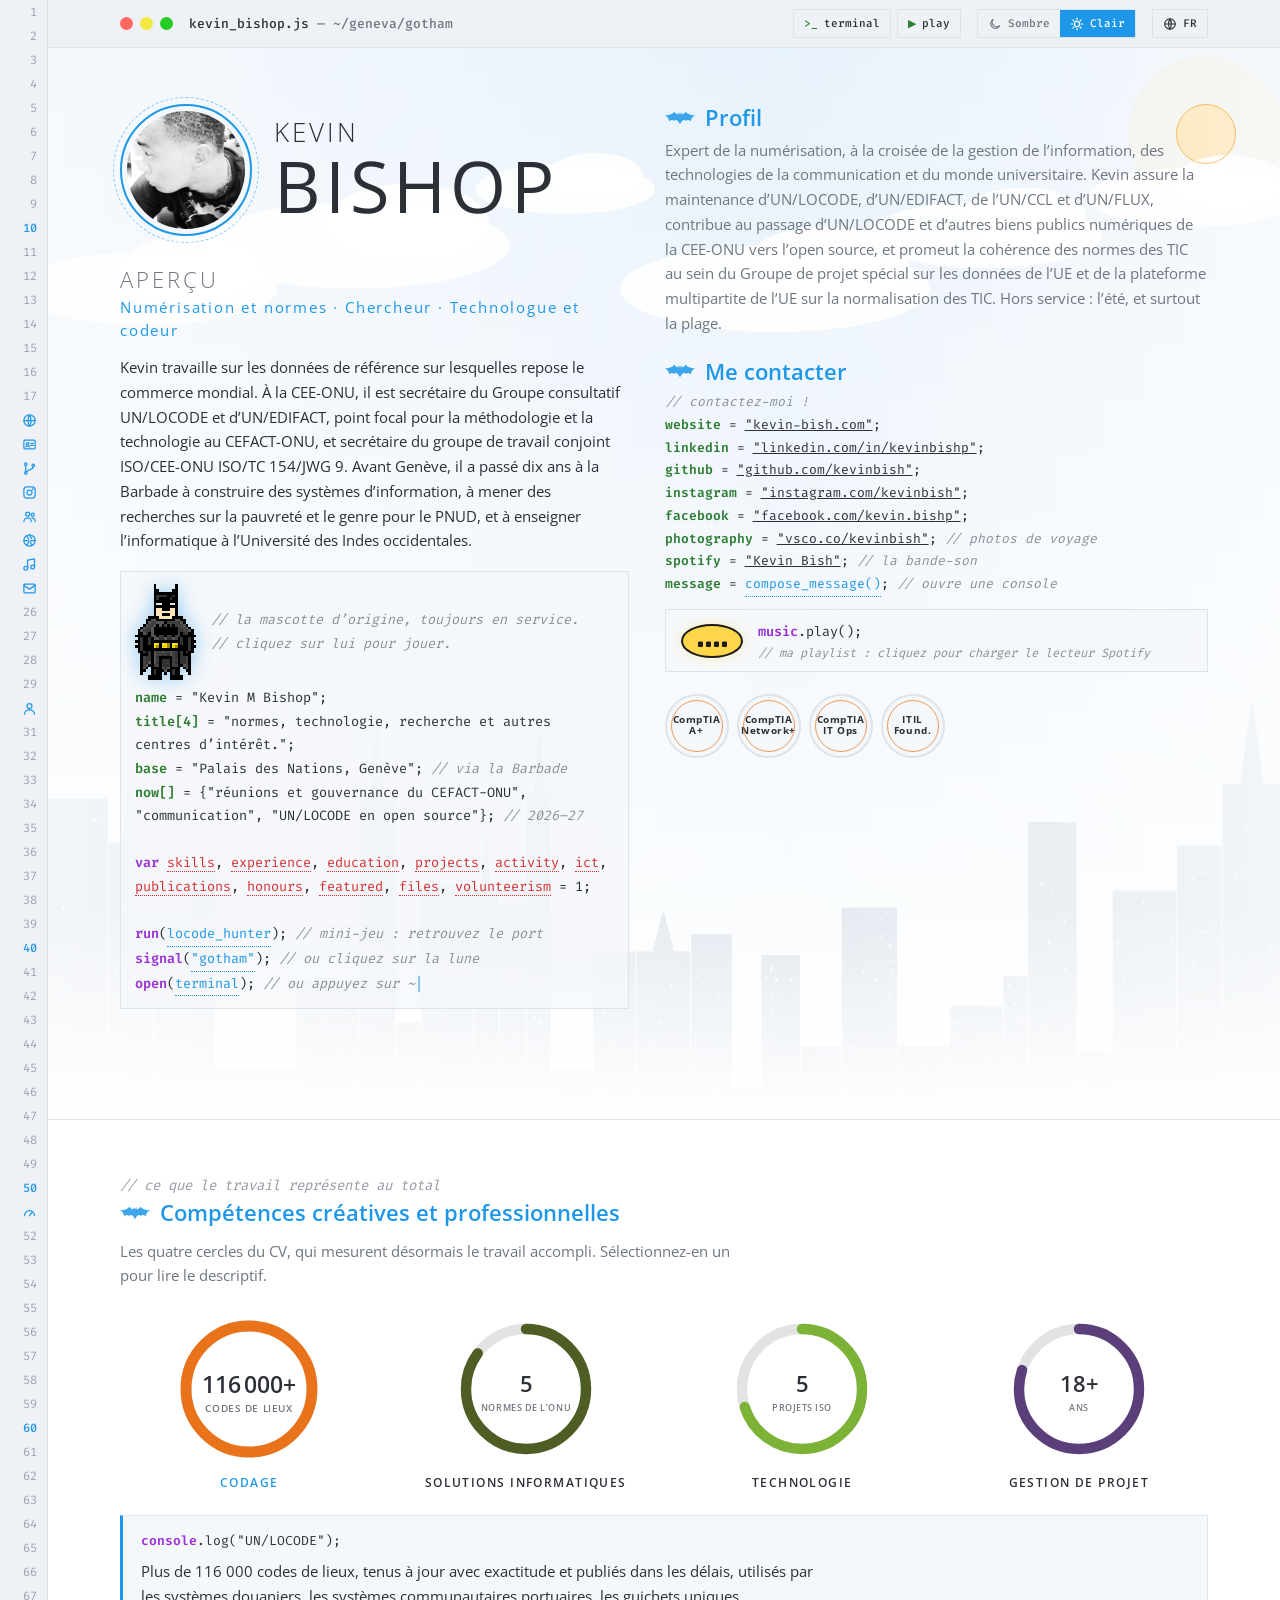
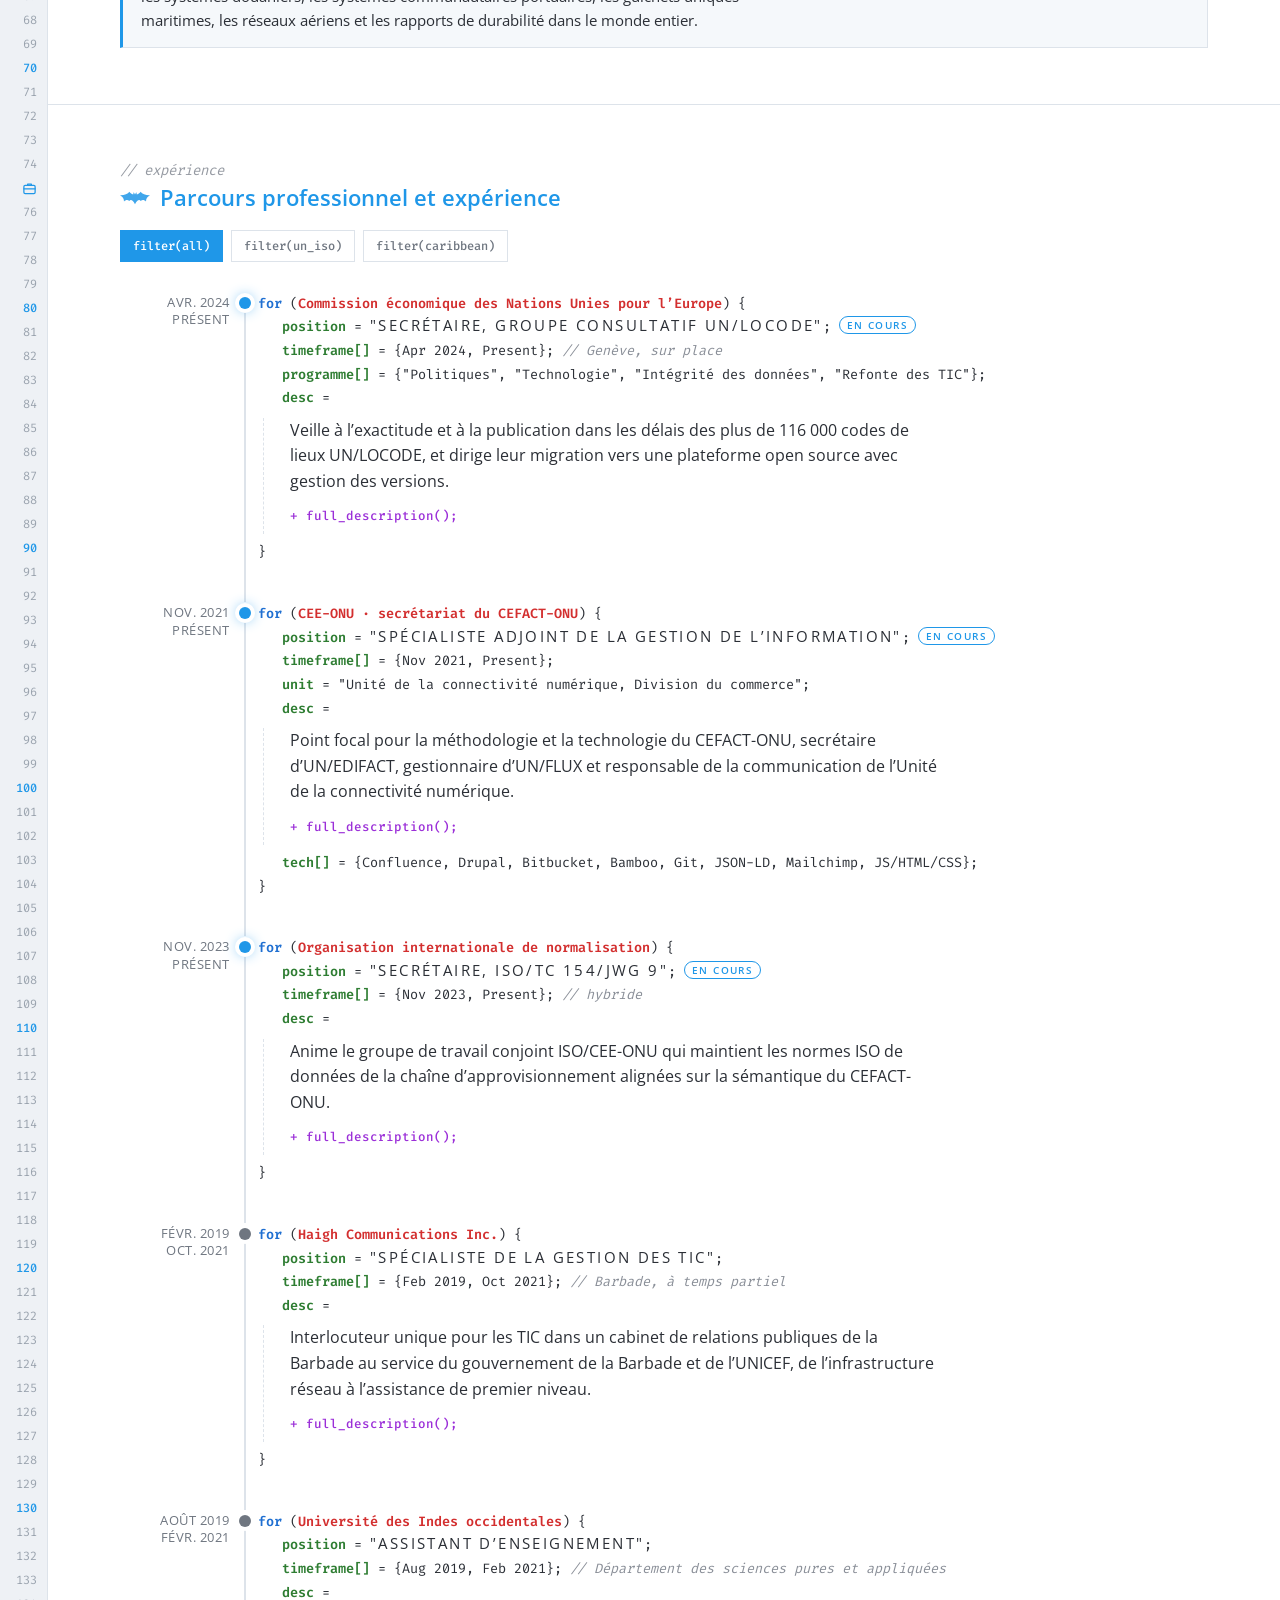
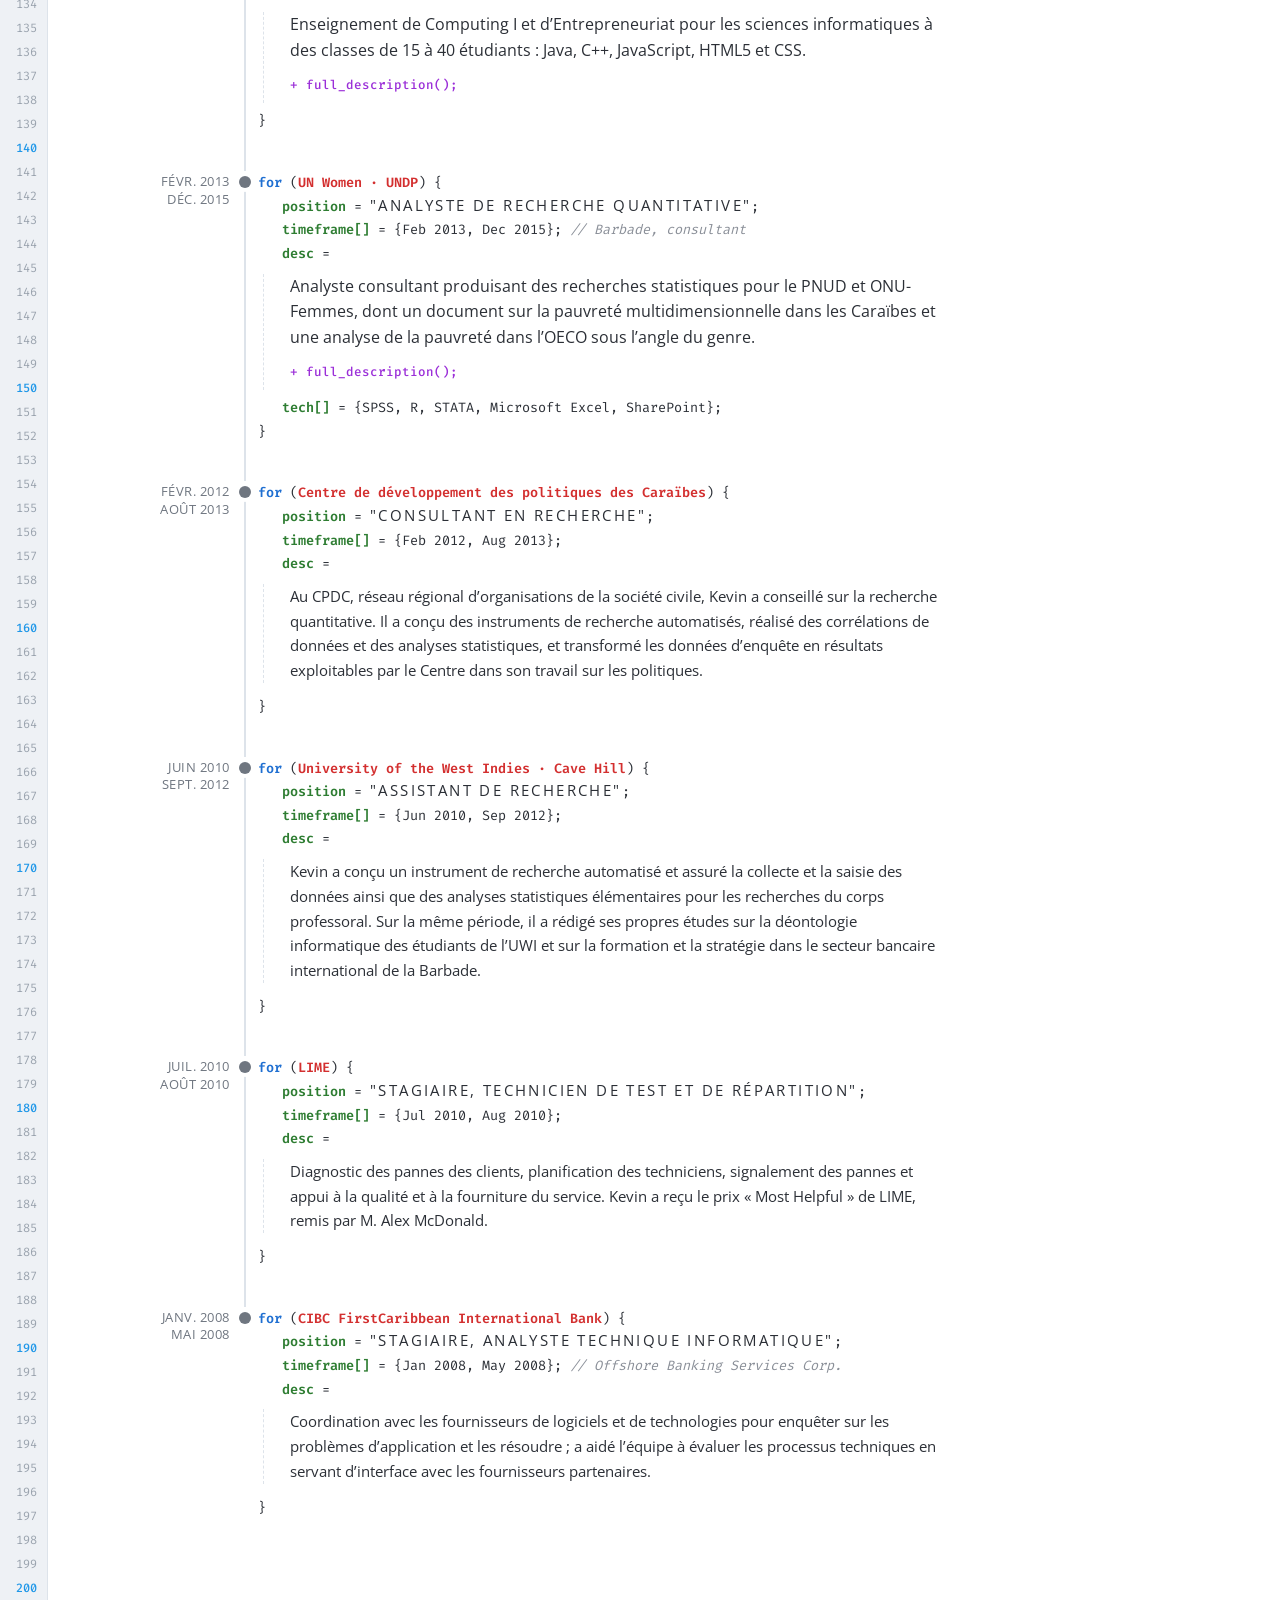
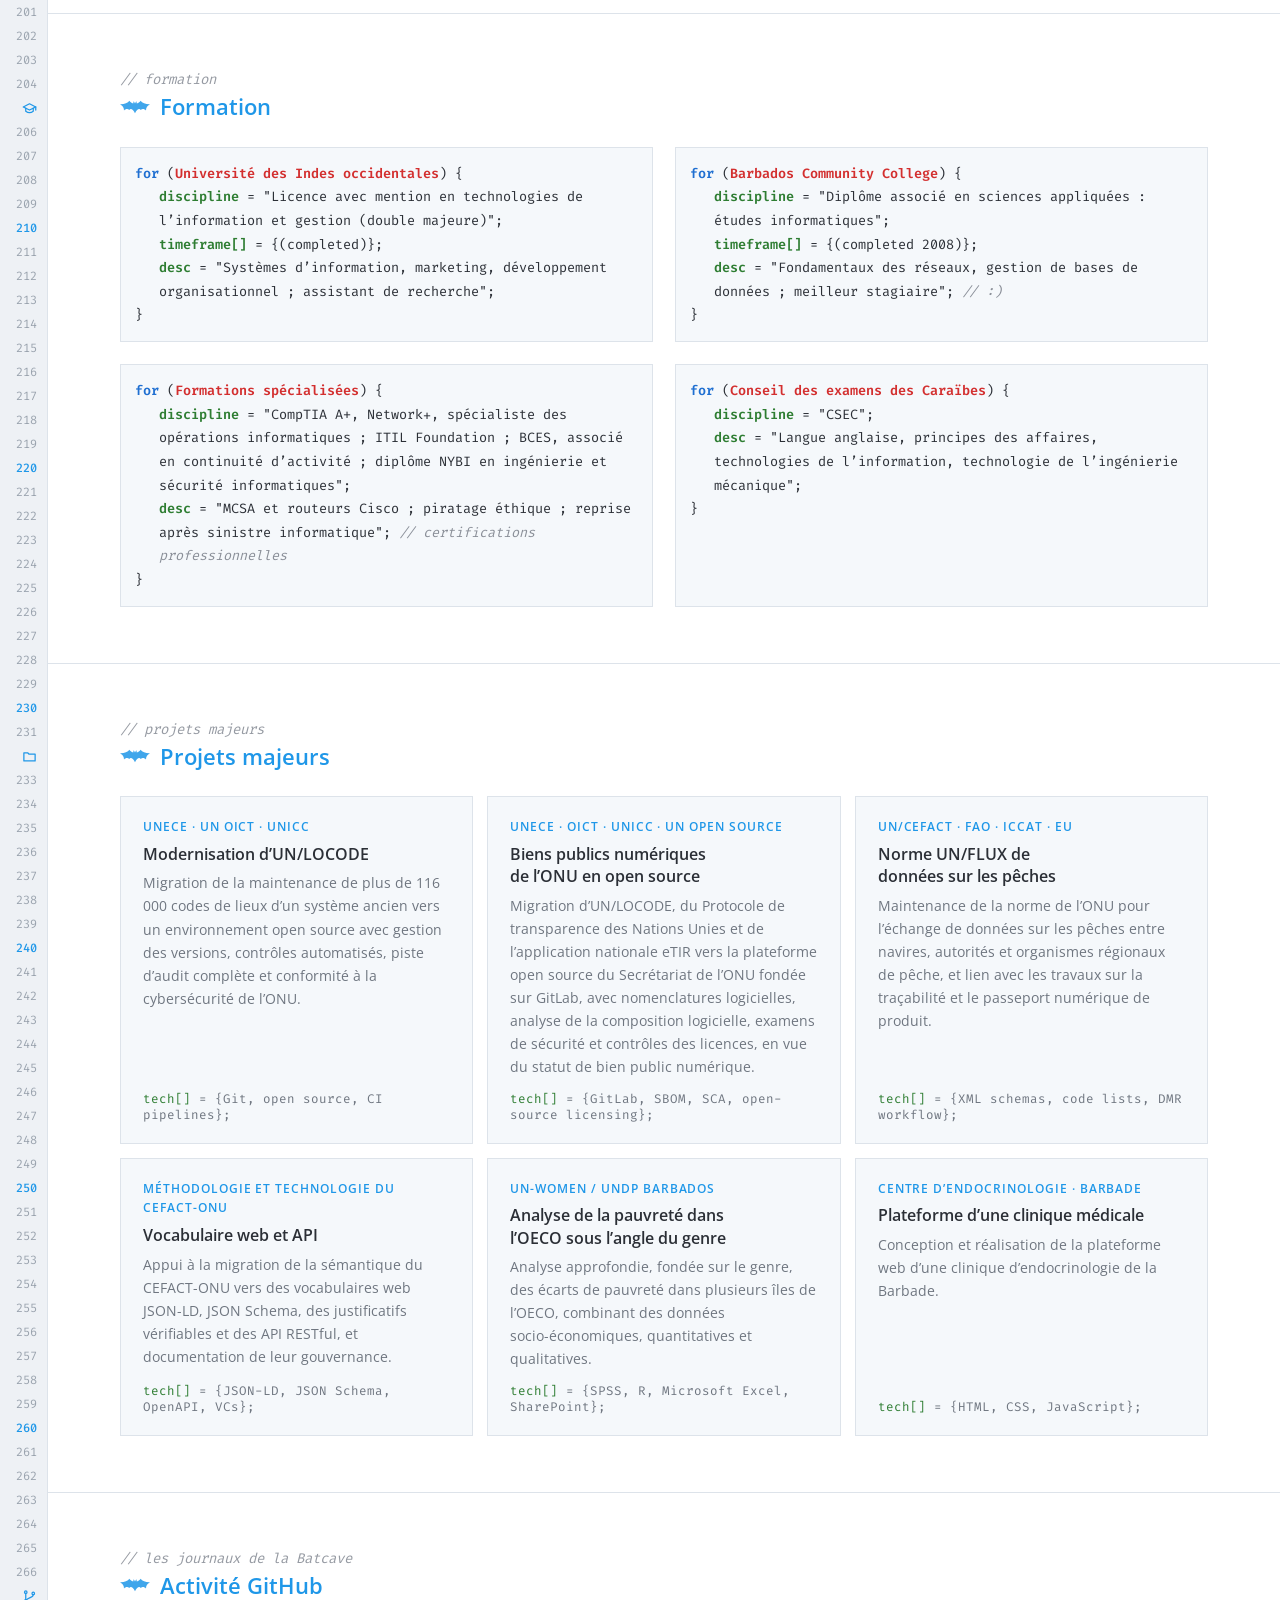
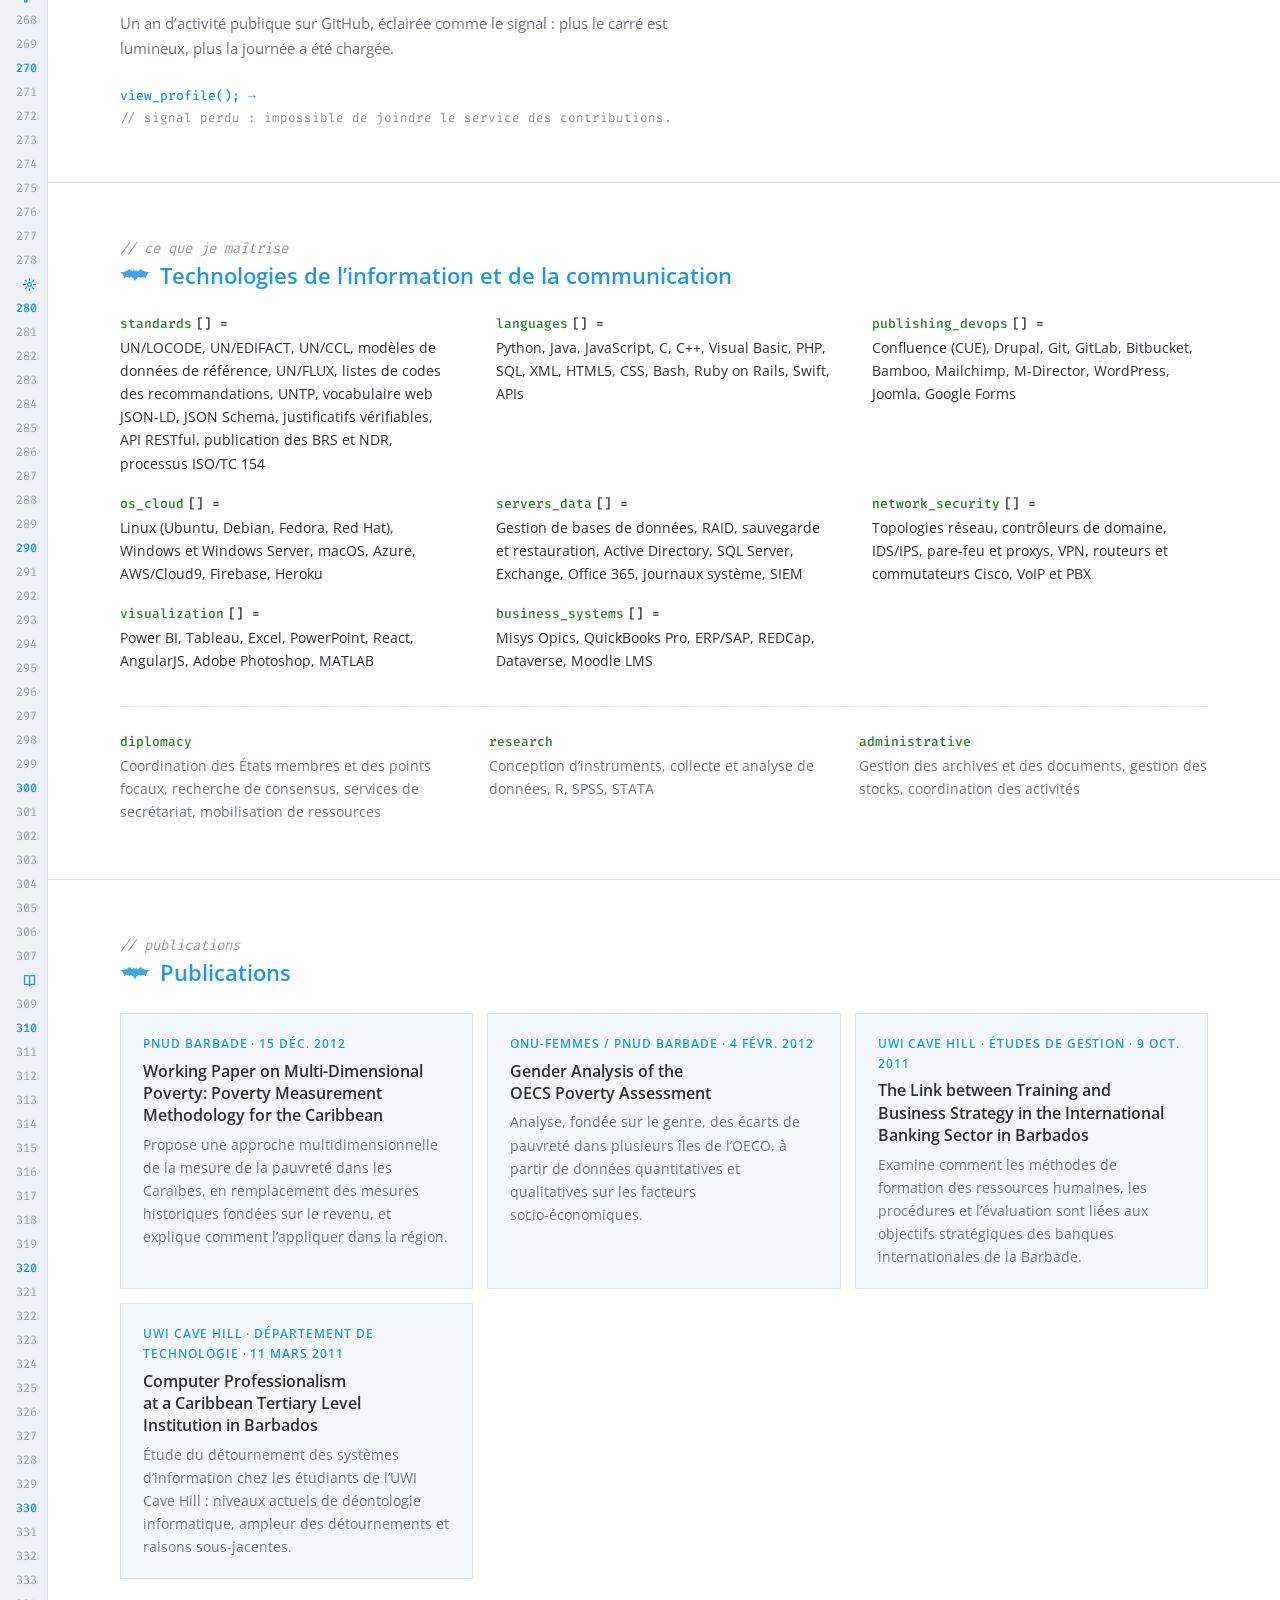
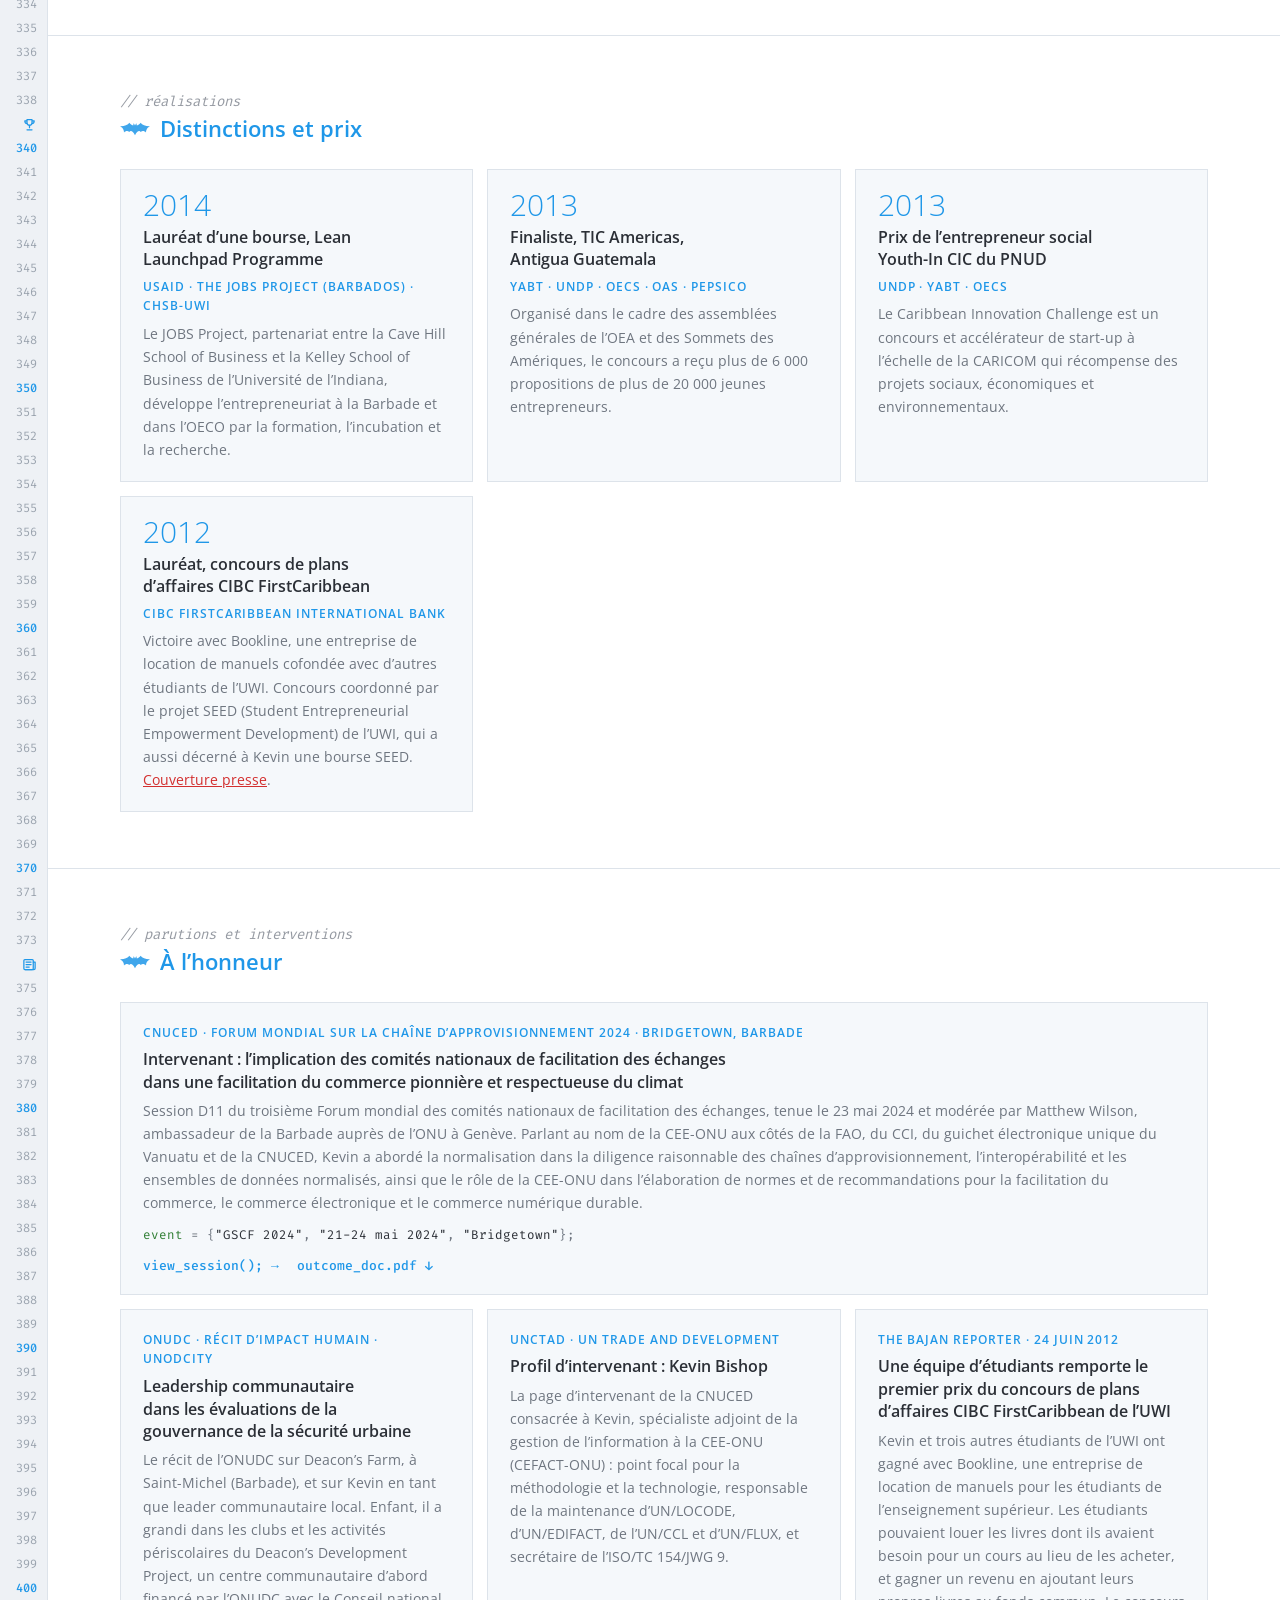
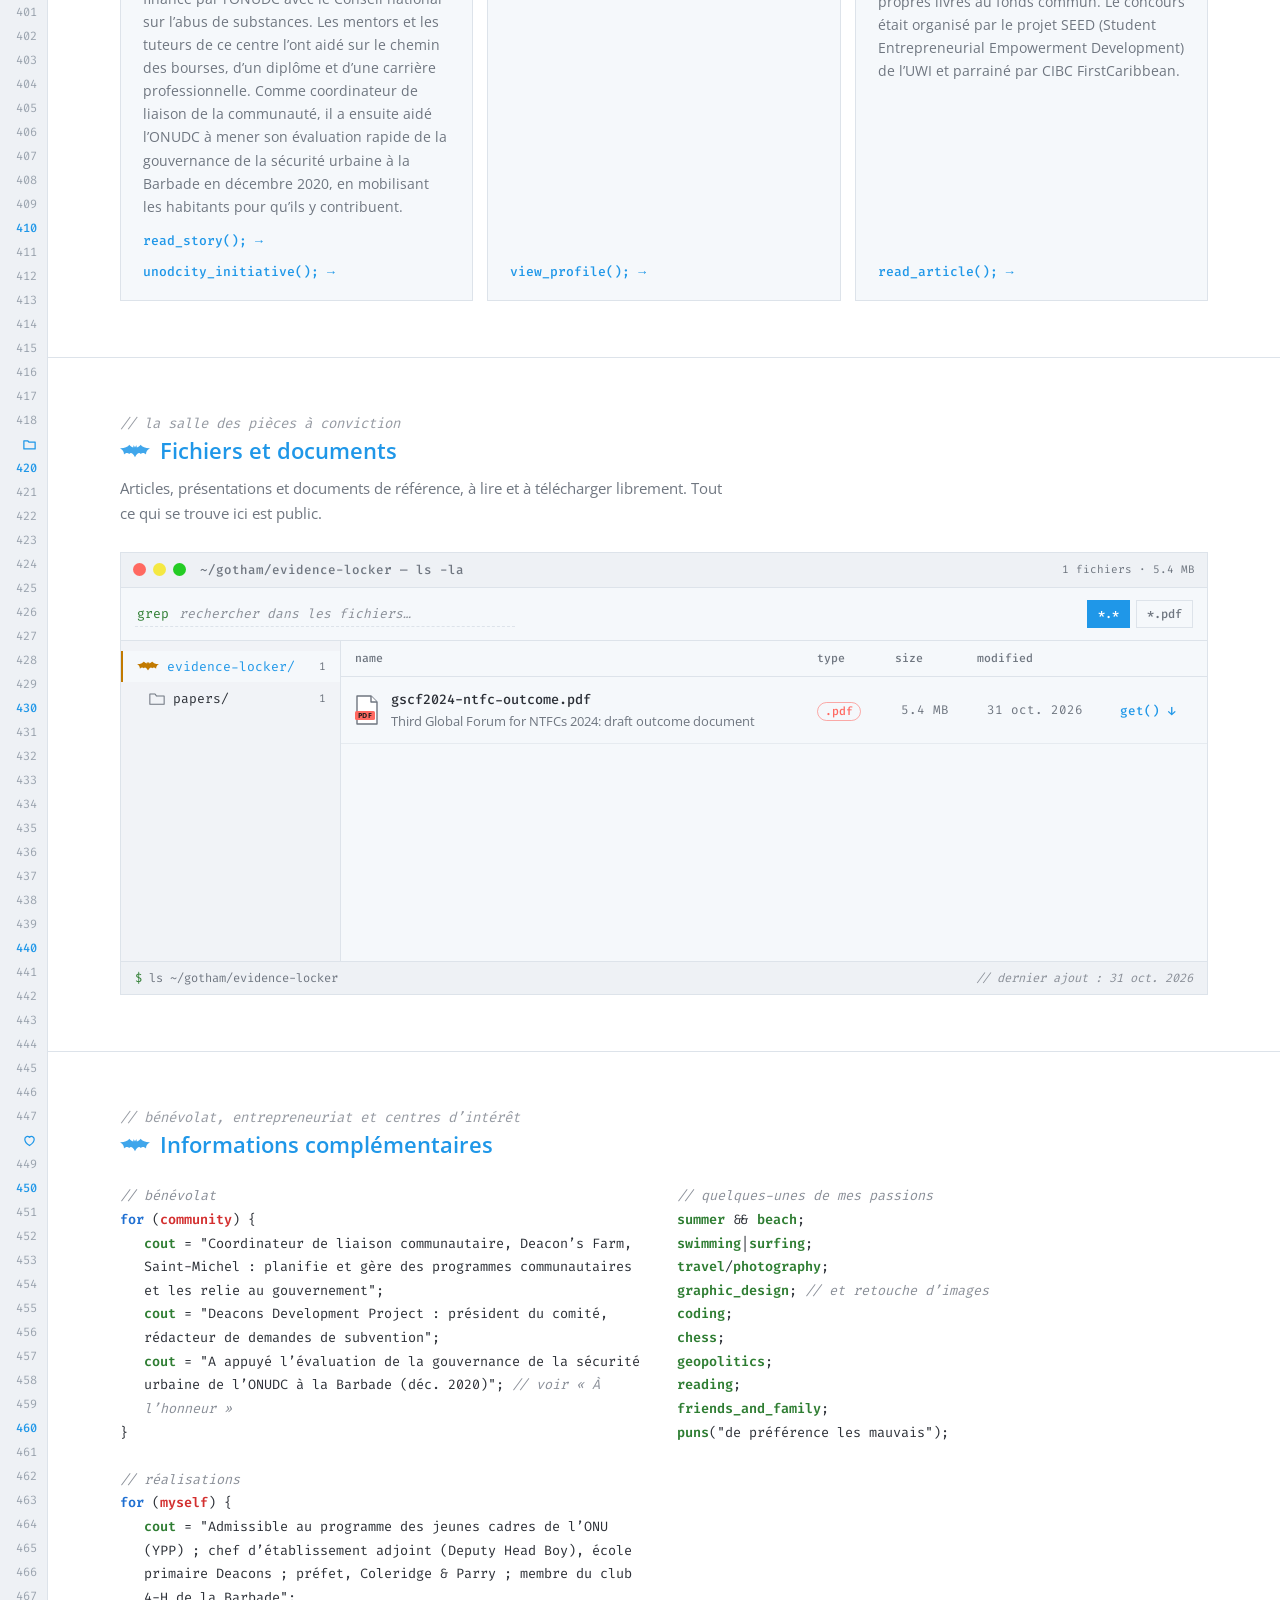
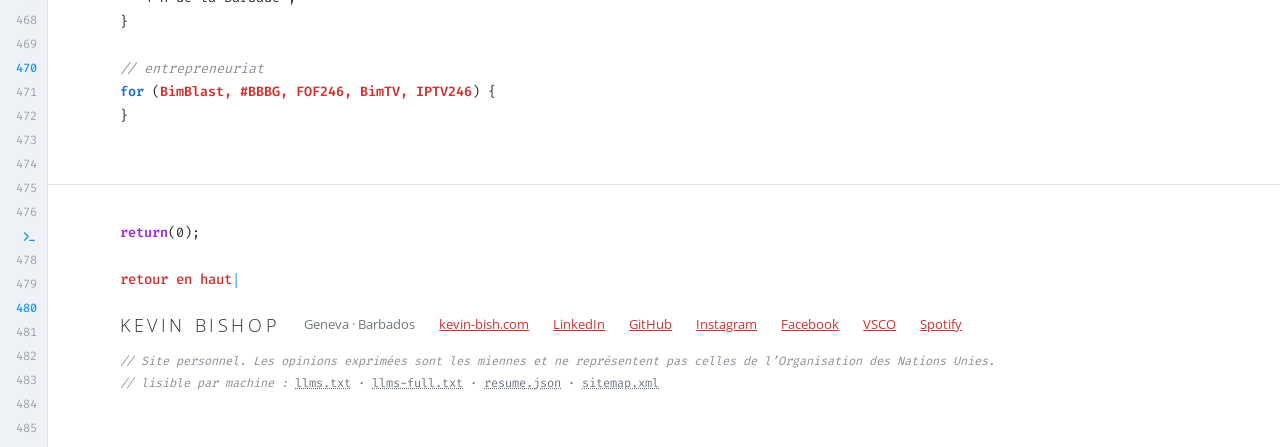
<file: fr/index.html>
<!doctype html>
<html lang="fr" data-theme="dark">
<head>
  <meta charset="utf-8">
  <meta name="viewport" content="width=device-width, initial-scale=1, viewport-fit=cover">
  <title>Kevin Bishop | Numérisation et normes</title>
  <meta name="description" content="Kevin Bishop : secrétaire d’UN/LOCODE et d’UN/EDIFACT à la CEE-ONU / CEFACT-ONU à Genève. Numérisation, normes de données commerciales, recherche et code.">
  <meta name="author" content="Kevin Bishop">
  <meta name="theme-color" content="#2b2b2b">
  <meta property="og:type" content="website">
  <meta property="og:title" content="Kevin Bishop | Numérisation et normes">
  <meta property="og:description" content="Secrétaire d’UN/LOCODE et d’UN/EDIFACT à la CEE-ONU / CEFACT-ONU. CV, projets et un mini-jeu : retrouvez le port derrière le code.">
  <meta property="og:image" content="https://www.kevin-bish.com/images/og-card.png">
  <meta property="og:image:width" content="1200">
  <meta property="og:image:height" content="630">
  <meta property="og:image:alt" content="Kevin Bishop : numérisation et normes. Secrétaire d’UN/LOCODE et d’UN/EDIFACT à la CEE-ONU / CEFACT-ONU, Genève.">
  <!-- machine-readable -->
  <!-- hreflang:start -->
  <link rel="alternate" hreflang="en" href="https://www.kevin-bish.com/">
  <link rel="alternate" hreflang="fr" href="https://www.kevin-bish.com/fr/">
  <link rel="alternate" hreflang="es" href="https://www.kevin-bish.com/es/">
  <link rel="alternate" hreflang="ru" href="https://www.kevin-bish.com/ru/">
  <link rel="alternate" hreflang="x-default" href="https://www.kevin-bish.com/">
  <link rel="canonical" href="https://www.kevin-bish.com/fr/">
  <meta property="og:url" content="https://www.kevin-bish.com/fr/">
  <meta property="og:locale" content="fr_FR">
  <!-- hreflang:end -->
  <meta name="robots" content="index, follow, max-image-preview:large">
  <meta property="og:site_name" content="Kevin Bishop">
  <meta property="profile:first_name" content="Kevin">
  <meta property="profile:last_name" content="Bishop">
  <meta name="twitter:card" content="summary_large_image">
  <meta name="twitter:title" content="Kevin Bishop | Numérisation et normes">
  <meta name="twitter:description" content="Secrétaire d’UN/LOCODE et d’UN/EDIFACT à la CEE-ONU / CEFACT-ONU à Genève.">
  <meta name="twitter:image" content="https://www.kevin-bish.com/images/og-card.png">
  <meta name="twitter:image:alt" content="Kevin Bishop : numérisation et normes. Secrétaire d’UN/LOCODE et d’UN/EDIFACT à la CEE-ONU / CEFACT-ONU, Genève.">
  <link rel="alternate" type="application/json" href="../resume.json" title="Résumé (JSON Resume)">
  <link rel="alternate" type="text/plain" href="../llms.txt" title="Profile summary for AI assistants">
  <link rel="sitemap" type="application/xml" href="../sitemap.xml">
  <script type="application/ld+json">
{
  "@context": "https://schema.org",
  "@graph": [
    {
      "@type": "WebSite",
      "@id": "https://www.kevin-bish.com/#website",
      "url": "https://www.kevin-bish.com/",
      "name": "Kevin Bishop",
      "inLanguage": "en",
      "publisher": {
        "@id": "https://www.kevin-bish.com/#person"
      }
    },
    {
      "@type": "ProfilePage",
      "@id": "https://www.kevin-bish.com/#profile",
      "url": "https://www.kevin-bish.com/fr/",
      "name": "Kevin Bishop | Digitization & Standards",
      "isPartOf": {
        "@id": "https://www.kevin-bish.com/#website"
      },
      "mainEntity": {
        "@id": "https://www.kevin-bish.com/#person"
      },
      "dateModified": "2026-11-01",
      "inLanguage": "fr"
    },
    {
      "@type": "Person",
      "@id": "https://www.kevin-bish.com/#person",
      "name": "Kevin Bishop",
      "alternateName": [
        "Kevin M Bishop",
        "Kevin MacDonald Bishop",
        "Kevin Bish"
      ],
      "url": "https://www.kevin-bish.com/",
      "image": "https://www.kevin-bish.com/images/kevin.jpg",
      "jobTitle": [
        "Associate Information Management Officer",
        "Secretary of the UN/LOCODE Advisory Group",
        "Secretary of UN/EDIFACT",
        "Secretary of ISO/TC 154/JWG 9"
      ],
      "description": "Digitization and trade-data standards specialist at UNECE / UN/CEFACT in Geneva. Secretary of the UN/LOCODE Advisory Group and of UN/EDIFACT, focal point for methodology and technology, and Secretary of ISO/TC 154/JWG 9.",
      "worksFor": [
        {
          "@id": "https://www.kevin-bish.com/#unece"
        }
      ],
      "affiliation": [
        {
          "@id": "https://www.kevin-bish.com/#uncefact"
        },
        {
          "@id": "https://www.kevin-bish.com/#iso"
        }
      ],
      "workLocation": {
        "@type": "Place",
        "name": "Palais des Nations",
        "address": {
          "@type": "PostalAddress",
          "addressLocality": "Geneva",
          "addressCountry": "CH"
        }
      },
      "homeLocation": {
        "@type": "Place",
        "name": "Geneva, Switzerland"
      },
      "alumniOf": [
        {
          "@type": "CollegeOrUniversity",
          "name": "The University of the West Indies, Cave Hill Campus",
          "address": {
            "@type": "PostalAddress",
            "addressCountry": "BB"
          }
        },
        {
          "@type": "CollegeOrUniversity",
          "name": "Barbados Community College",
          "address": {
            "@type": "PostalAddress",
            "addressCountry": "BB"
          }
        }
      ],
      "hasCredential": [
        {
          "@type": "EducationalOccupationalCredential",
          "name": "Honours BSc Information Technology & Management (dual major)",
          "credentialCategory": "degree",
          "recognizedBy": {
            "@type": "CollegeOrUniversity",
            "name": "The University of the West Indies"
          }
        },
        {
          "@type": "EducationalOccupationalCredential",
          "name": "Associate Degree in Applied Science: Computer Studies",
          "credentialCategory": "degree",
          "recognizedBy": {
            "@type": "CollegeOrUniversity",
            "name": "Barbados Community College"
          }
        },
        {
          "@type": "EducationalOccupationalCredential",
          "name": "CompTIA A+",
          "credentialCategory": "certification"
        },
        {
          "@type": "EducationalOccupationalCredential",
          "name": "CompTIA Network+",
          "credentialCategory": "certification"
        },
        {
          "@type": "EducationalOccupationalCredential",
          "name": "CompTIA IT Operations Specialist",
          "credentialCategory": "certification"
        },
        {
          "@type": "EducationalOccupationalCredential",
          "name": "ITIL Foundation",
          "credentialCategory": "certification"
        },
        {
          "@type": "EducationalOccupationalCredential",
          "name": "BCES Business Continuity Associate (IT Disaster Recovery)",
          "credentialCategory": "certification"
        },
        {
          "@type": "EducationalOccupationalCredential",
          "name": "NYBI Diploma, IT Engineering & Security",
          "credentialCategory": "diploma"
        }
      ],
      "knowsAbout": [
        "UN/LOCODE",
        "UN/EDIFACT",
        "UN/CEFACT Core Component Library (UN/CCL)",
        "UN/FLUX",
        "UN Transparency Protocol (UNTP)",
        "Trade facilitation",
        "Electronic business standards",
        "Digital Product Passport",
        "Data maintenance and data governance",
        "JSON-LD",
        "JSON Schema",
        "Verifiable Credentials",
        "RESTful APIs",
        "Open-source governance",
        "Digital public goods",
        "ISO standardization",
        "Quantitative research",
        "Python",
        "JavaScript",
        "Java",
        "SQL",
        "Git",
        "Confluence",
        "Drupal"
      ],
      "knowsLanguage": [
        "en"
      ],
      "award": [
        "Scholarship Winner, The Lean Launchpad Programme (USAID / The JOBS Project / CHSB-UWI), 2014",
        "Finalist, TIC Americas, Antigua Guatemala, 2013",
        "UNDP Youth-In CIC Social Entrepreneur Award, 2013",
        "Winner, CIBC FirstCaribbean Business Plan Competition, 2012",
        "Qualifier, United Nations Young Professionals Programme"
      ],
      "memberOf": [
        {
          "@type": "Organization",
          "name": "ISO/TC 154/JWG 9 (Secretary)"
        },
        {
          "@type": "Organization",
          "name": "United Nations Digital Transformation Group for Europe and Central Asia (Co-Chair)"
        }
      ],
      "sameAs": [
        "https://www.linkedin.com/in/kevinbishp",
        "https://github.com/kevinbish",
        "https://www.instagram.com/kevinbish/",
        "https://www.facebook.com/kevin.bishp/",
        "https://vsco.co/kevinbish/gallery",
        "https://open.spotify.com/user/1212889341",
        "https://unctad.org/speaker/kevin-bishop"
      ],
      "subjectOf": [
        {
          "@type": "Article",
          "name": "Community Leadership in Urban Safety Governance Assessments",
          "url": "https://www.unodc.org/unodc/en/sustainable-development-goals/human-impact-stories/community-leadership-in-urban-safety-governance-assessments.html",
          "publisher": {
            "@type": "GovernmentOrganization",
            "name": "United Nations Office on Drugs and Crime",
            "alternateName": "UNODC"
          },
          "about": {
            "@id": "https://www.kevin-bish.com/#person"
          },
          "isPartOf": {
            "@type": "WebPage",
            "name": "UNODCity: Urban Safety Governance Initiative",
            "url": "https://www.unodc.org/unodc/en/urban-safety/crime-prevention/unodcity/unodcity-pilots.html"
          }
        },
        {
          "@type": "NewsArticle",
          "headline": "Barbadian Student team cops 1st prize in CIBC FirstCaribbean's UWI business plan contest",
          "url": "https://www.bajanreporter.com/2012/06/barbadian-student-team-cops-1st-prize-in-cibc-firstcaribbeans-uwi-business-plan-contest/",
          "datePublished": "2012-06-24",
          "publisher": {
            "@type": "Organization",
            "name": "The Bajan Reporter"
          },
          "about": {
            "@id": "https://www.kevin-bish.com/#person"
          }
        },
        {
          "@type": "Event",
          "name": "NTFC Session 11: National Trade Facilitation Committees' involvement in pioneering climate-smart trade facilitation",
          "url": "https://unctad.org/meeting/ntfc-session-11-national-trade-facilitation-committees-involvement-pioneering-climate-smart",
          "startDate": "2024-05-23T15:00:00-04:00",
          "endDate": "2024-05-23T16:00:00-04:00",
          "eventAttendanceMode": "https://schema.org/MixedEventAttendanceMode",
          "eventStatus": "https://schema.org/EventScheduled",
          "location": {
            "@type": "Place",
            "name": "Global Supply Chain Forum 2024",
            "address": {
              "@type": "PostalAddress",
              "addressLocality": "Bridgetown",
              "addressCountry": "BB"
            }
          },
          "organizer": {
            "@type": "GovernmentOrganization",
            "name": "UN Trade and Development",
            "alternateName": "UNCTAD",
            "url": "https://unctad.org"
          },
          "performer": {
            "@id": "https://www.kevin-bish.com/#person"
          },
          "superEvent": {
            "@type": "Event",
            "name": "Global Supply Chain Forum 2024 / Third Global Forum for National Trade Facilitation Committees",
            "startDate": "2024-05-21",
            "endDate": "2024-05-24",
            "location": {
              "@type": "Place",
              "name": "Bridgetown, Barbados"
            }
          },
          "subjectOf": {
            "@type": "DigitalDocument",
            "name": "Third Global Forum for NTFCs 2024: Draft Outcome Document",
            "url": "https://www.kevin-bish.com/docs/gscf2024-ntfc-outcome.pdf",
            "encodingFormat": "application/pdf"
          }
        },
        {
          "@type": "ProfilePage",
          "name": "Kevin Bishop | UN Trade and Development (UNCTAD)",
          "url": "https://unctad.org/speaker/kevin-bishop",
          "publisher": {
            "@type": "GovernmentOrganization",
            "name": "UN Trade and Development",
            "alternateName": "UNCTAD"
          }
        }
      ]
    },
    {
      "@type": "GovernmentOrganization",
      "@id": "https://www.kevin-bish.com/#unece",
      "name": "United Nations Economic Commission for Europe",
      "alternateName": "UNECE",
      "url": "https://unece.org",
      "address": {
        "@type": "PostalAddress",
        "addressLocality": "Geneva",
        "addressCountry": "CH"
      }
    },
    {
      "@type": "Organization",
      "@id": "https://www.kevin-bish.com/#uncefact",
      "name": "United Nations Centre for Trade Facilitation and Electronic Business",
      "alternateName": "UN/CEFACT",
      "parentOrganization": {
        "@id": "https://www.kevin-bish.com/#unece"
      }
    },
    {
      "@type": "Organization",
      "@id": "https://www.kevin-bish.com/#iso",
      "name": "International Organization for Standardization",
      "alternateName": "ISO",
      "url": "https://www.iso.org"
    },
    {
      "@type": "ScholarlyArticle",
      "name": "Working Paper on Multi-Dimensional Poverty: Poverty Measurement Methodology for the Caribbean",
      "datePublished": "2012-12-15",
      "publisher": {
        "@type": "Organization",
        "name": "UNDP Barbados"
      },
      "author": {
        "@id": "https://www.kevin-bish.com/#person"
      }
    },
    {
      "@type": "ScholarlyArticle",
      "name": "Gender Analysis of the OECS Poverty Assessment",
      "datePublished": "2012-02-04",
      "publisher": {
        "@type": "Organization",
        "name": "UN-Women / UNDP Barbados"
      },
      "author": {
        "@id": "https://www.kevin-bish.com/#person"
      }
    },
    {
      "@type": "ScholarlyArticle",
      "name": "The Link between Training and Business Strategy in the International Banking Sector in Barbados",
      "datePublished": "2011-10-09",
      "publisher": {
        "@type": "Organization",
        "name": "University of the West Indies, Cave Hill Campus"
      },
      "author": {
        "@id": "https://www.kevin-bish.com/#person"
      }
    },
    {
      "@type": "ScholarlyArticle",
      "name": "Computer Professionalism at a Caribbean Tertiary Level Institution in Barbados",
      "datePublished": "2011-03-11",
      "publisher": {
        "@type": "Organization",
        "name": "University of the West Indies, Cave Hill Campus"
      },
      "author": {
        "@id": "https://www.kevin-bish.com/#person"
      }
    }
  ]
}
  </script>
  <!-- /machine-readable -->
  <link rel="icon" type="image/svg+xml" href="../favicon.svg">
  <link rel="preload" href="../fonts/open-sans-latin.woff2" as="font" type="font/woff2" crossorigin>
  <link rel="preload" href="../fonts/fira-code-latin.woff2" as="font" type="font/woff2" crossorigin>
  <link rel="stylesheet" href="../css/style.css">
  <noscript><style>
    /* with scripts off: hide the controls that need them; the text, details toggles and links all still work */
    .tools,.mode,#fs,#moon,.filters,.brief,.js-only,#toTop,.cursor,#gutter{display:none!important}
    #skills .lede,.avatar .cm{display:none}
    body{padding-left:0}
  </style></noscript>
</head>
<body>
<svg width="0" height="0" style="position:absolute" aria-hidden="true"><defs>
  <symbol id="bat" viewBox="0 0 60 26"><path d="M30 6c1.2-2.2 2.2-3.6 2.8-4.4L33.6 6c3.6-1.4 6.6-4 7.6-5.6 3.2 4.6 10.6 7.6 18.8 7.2-5.2 2.6-8 7-8 12.6-3.2-3.6-7.4-4-10.6-1.4-1.8-2.8-6.6-4-11.4 6.8-4.8-10.8-9.6-9.6-11.4-6.8C15.4 16.2 11.2 16.6 8 20.2c0-5.6-2.8-10-8-12.6 8.2.4 15.6-2.6 18.8-7.2 1 1.6 4 4.2 7.6 5.6l.8-4.4C27.8 2.4 28.8 3.8 30 6z"/></symbol>
</defs></svg>

<div id="gutter" aria-hidden="true"></div>
<div class="bar"><div class="wrap">
  <div class="lights"><span class="r" aria-hidden="true"></span><span class="y" aria-hidden="true"></span><button id="fs" title="Plein écran" aria-label="Plein écran"></button></div>
  <div class="file"><b>kevin_bishop.js</b> — ~/geneva/gotham</div>
  <div class="tools">
    <button class="tool" id="openTerm" title="Ouvrir le terminal (~)"><span aria-hidden="true">&gt;_</span><span class="tl-txt">terminal</span></button>
    <button class="tool" id="openGame" title="Jouer à LOCODE Hunter"><span aria-hidden="true">▶</span><span class="tl-txt">play</span></button>
  </div>
  <div class="mode" role="group" aria-label="Mode d’affichage">
    <button id="mNight" aria-pressed="true" title="Mode sombre"><svg viewBox="0 0 24 24" aria-hidden="true"><path d="M20 14.5A8 8 0 1 1 9.5 4a6.5 6.5 0 0 0 10.5 10.5z"/></svg><span class="tl-txt">Sombre</span></button>
    <button id="mDay" aria-pressed="false" title="Mode clair"><svg viewBox="0 0 24 24" aria-hidden="true"><circle cx="12" cy="12" r="4.5"/><path d="M12 2v2.5M12 19.5V22M2 12h2.5M19.5 12H22M4.9 4.9l1.8 1.8M17.3 17.3l1.8 1.8M4.9 19.1l1.8-1.8M17.3 6.7l1.8-1.8"/></svg><span class="tl-txt">Clair</span></button>
  </div>
  <!-- lang:start -->
  <details class="lang" data-i18n="skip"><summary title="French" aria-label="Language: French"><svg viewBox="0 0 24 24" aria-hidden="true"><circle cx="12" cy="12" r="9"/><path d="M3 12h18M12 3c3 3.5 3 14.5 0 18M12 3c-3 3.5-3 14.5 0 18"/></svg><span class="tl-txt">FR</span></summary><ul><li><a href="../" hreflang="en" lang="en">English</a></li><li><a href="../fr/" hreflang="fr" lang="fr" aria-current="true">Français</a></li><li><a href="../es/" hreflang="es" lang="es">Español</a></li><li><a href="../ru/" hreflang="ru" lang="ru">Русский</a></li></ul></details>
  <!-- lang:end -->
</div></div>

<header id="top">
  <canvas id="sky" aria-hidden="true"></canvas>
  <button id="moon" title="Allumer le signal" aria-label="Allumer le signal dans le ciel"></button>
  <div class="sig-hint" id="sigHint" hidden>signal.lit = true; <span class="cm">// cliquez n’importe où ou appuyez sur Échap pour l’éteindre</span></div>
  <div class="wrap top">
    <div class="who">
      <div class="photo"><picture><source srcset="../images/kevin.webp" type="image/webp"><img src="../images/kevin.jpg" alt="Kevin Bishop" width="227" height="227"></picture></div>
      <div class="name"><div class="first">KEVIN</div><div class="last">BISHOP</div></div>
    </div>
    <div class="overview">
      <div class="ov">APERÇU</div>
      <div class="tagline">Numérisation et normes · Chercheur · Technologue et codeur</div>
      <p>Kevin travaille sur les données de référence sur lesquelles repose le commerce mondial. À la CEE-ONU, il est secrétaire du Groupe consultatif UN/LOCODE et d’UN/EDIFACT, point focal pour la méthodologie et la technologie au CEFACT-ONU, et secrétaire du groupe de travail conjoint ISO/CEE-ONU ISO/TC 154/JWG 9. Avant Genève, il a passé dix ans à la Barbade à construire des systèmes d’information, à mener des recherches sur la pauvreté et le genre pour le PNUD, et à enseigner l’informatique à l’Université des Indes occidentales.</p>
      <div class="code" aria-label="Faits en bref et liens vers les sections">
        <div class="avatar"><button class="slot" id="avatar" title="Jouer à LOCODE Hunter" aria-label="Jouer à LOCODE Hunter"><img src="../images/mascot.gif" alt="Mascotte en pixel art du site d’origine de Kevin" width="288" height="432"></button><span class="cm">// la mascotte d’origine, toujours en service.<br>// cliquez sur lui pour jouer.</span></div>
        <span class="l" data-gi="user"><b class="v">name</b> = <span class="s">"Kevin M Bishop"</span>;</span>
        <span class="l"><b class="v">title[4]</b> = <span class="s">"normes, technologie, recherche et autres centres d’intérêt."</span>;</span>
        <span class="l"><b class="v">base</b> = <span class="s">"Palais des Nations, Genève"</span>; <span class="cm">// via la Barbade</span></span>
        <span class="l"><b class="v">now[]</b> = {<span class="s">"réunions et gouvernance du CEFACT-ONU"</span>, <span class="s">"communication"</span>, <span class="s">"UN/LOCODE en open source"</span>}; <span class="cm">// 2026–27</span></span>
        <span class="l"> </span>
        <span class="l"><b class="kw">var</b> <a href="#skills">skills</a>, <a href="#experience">experience</a>, <a href="#education">education</a>, <a href="#projects">projects</a>, <a href="#activity">activity</a>, <a href="#ict">ict</a>, <a href="#publications">publications</a>, <a href="#honours">honours</a>, <a href="#featured">featured</a>, <a href="#files">files</a>, <a href="#additional">volunteerism</a> = 1;</span>
        <span class="l"> </span>
        <span class="l js-only"><b class="kw">run</b>(<button class="act" data-act="play">locode_hunter</button>); <span class="cm">// mini-jeu : retrouvez le port</span></span>
        <span class="l js-only"><b class="kw">signal</b>(<button class="act" data-act="signal">"gotham"</button>); <span class="cm">// ou cliquez sur la lune</span></span>
        <span class="l js-only"><b class="kw">open</b>(<button class="act" data-act="term">terminal</button>); <span class="cm">// ou appuyez sur ~</span><span class="cursor">|</span></span>
      </div>
    </div>
    <aside class="side">
      <div>
        <h2><svg><use href="#bat"/></svg>Profil</h2>
        <p class="prof">Expert de la numérisation, à la croisée de la gestion de l’information, des technologies de la communication et du monde universitaire. Kevin assure la maintenance d’UN/LOCODE, d’UN/EDIFACT, de l’UN/CCL et d’UN/FLUX, contribue au passage d’UN/LOCODE et d’autres biens publics numériques de la CEE-ONU vers l’open source, et promeut la cohérence des normes des TIC au sein du Groupe de projet spécial sur les données de l’UE et de la plateforme multipartite de l’UE sur la normalisation des TIC. Hors service : l’été, et surtout la plage.</p>
      </div>
      <div>
        <h2><svg><use href="#bat"/></svg>Me contacter</h2>
        <div class="code contact">
          <span class="cm">// contactez-moi !</span>
          <span class="l" data-gi="globe"><b class="v">website</b> = <a class="s" href="https://www.kevin-bish.com">"kevin-bish.com"</a>;</span>
          <span class="l" data-gi="card"><b class="v">linkedin</b> = <a class="s" href="https://www.linkedin.com/in/kevinbishp">"linkedin.com/in/kevinbishp"</a>;</span>
          <span class="l" data-gi="branch"><b class="v">github</b> = <a class="s" href="https://github.com/kevinbish">"github.com/kevinbish"</a>;</span>
          <span class="l" data-gi="camera"><b class="v">instagram</b> = <a class="s" href="https://www.instagram.com/kevinbish/">"instagram.com/kevinbish"</a>;</span>
          <span class="l" data-gi="people"><b class="v">facebook</b> = <a class="s" href="https://www.facebook.com/kevin.bishp/">"facebook.com/kevin.bishp"</a>;</span>
          <span class="l" data-gi="aperture"><b class="v">photography</b> = <a class="s" href="https://vsco.co/kevinbish/gallery">"vsco.co/kevinbish"</a>; <span class="cm">// photos de voyage</span></span>
          <span class="l" data-gi="music"><b class="v">spotify</b> = <a class="s" href="https://open.spotify.com/user/1212889341">"Kevin Bish"</a>; <span class="cm">// la bande-son</span></span>
          <span class="l js-only" data-gi="mail"><b class="v">message</b> = <button class="act" data-act="mail">compose_message()</button>; <span class="cm">// ouvre une console</span></span>
        </div>
        <div class="music" id="music" data-profile="https://open.spotify.com/user/1212889341" data-embed="https://open.spotify.com/embed/playlist/6jldxWiTkq4IpYxr8t6qOO?utm_source=generator&amp;theme=0" data-open="https://open.spotify.com/playlist/6jldxWiTkq4IpYxr8t6qOO">
          <a class="m-play" href="https://open.spotify.com/user/1212889341" target="_blank" rel="noopener" title="Ouvrir mon profil Spotify (rien n’est chargé depuis Spotify avant votre clic)">
            <svg class="eq" viewBox="0 0 64 36" aria-hidden="true"><ellipse cx="32" cy="18" rx="30" ry="16"/><rect class="b1" x="18" y="12" width="5" height="12" rx="1.5"/><rect class="b2" x="26" y="12" width="5" height="12" rx="1.5"/><rect class="b3" x="34" y="12" width="5" height="12" rx="1.5"/><rect class="b4" x="42" y="12" width="5" height="12" rx="1.5"/></svg>
            <span class="m-txt"><span class="code"><b class="kw">music</b>.play();</span><span class="m-sub cm" id="musicSub">// Kevin Bish sur Spotify, s’ouvre dans un nouvel onglet</span></span>
          </a>
          <div class="m-frame" id="musicFrame" hidden></div>
        </div>
      </div>
      <div class="badges" aria-label="Certifications">
        <span class="cert">CompTIA<br>A+</span><span class="cert">CompTIA<br>Network+</span><span class="cert">CompTIA<br>IT Ops</span><span class="cert">ITIL<br>Found.</span>
      </div>
    </aside>
  </div>
</header>

<main>
<section id="skills"><div class="wrap">
  <h2><span class="cm">// ce que le travail représente au total</span><svg data-gi="gauge"><use href="#bat"/></svg>Compétences créatives et professionnelles</h2>
  <p class="lede">Les quatre cercles du CV, qui mesurent désormais le travail accompli. Sélectionnez-en un pour lire le descriptif.</p>
  <div class="rings" id="rings">
    <ul class="ring-list">
      <li><b>116 000+ codes de lieux.</b> Plus de 116 000 codes de lieux, tenus à jour avec exactitude et publiés dans les délais, utilisés par les systèmes douaniers, les systèmes communautaires portuaires, les guichets uniques maritimes, les réseaux aériens et les rapports de durabilité dans le monde entier.</li>
      <li><b>5 normes de l’ONU.</b> UN/LOCODE, UN/EDIFACT, UN/CCL, UN/FLUX et les listes de codes des recommandations de l’ONU, maintenues grâce aux demandes de maintenance des données soumises par des experts du monde entier.</li>
      <li><b>5 projets ISO.</b> Cinq projets ISO, du répertoire des éléments de données commerciales et du modèle Buy-Ship-Pay au connaissement électronique reposant sur la DLT et au passeport numérique de produit.</li>
      <li><b>18+ ans.</b> De stagiaire informatique chez CIBC FirstCaribbean en 2008 aux travaux de normalisation de l’ONU à Genève depuis 2021, en passant par la recherche pour le PNUD, l’enseignement à l’UWI et le conseil en TIC à la Barbade.</li>
    </ul>
  </div>
  <div class="brief" aria-live="polite">
    <div class="code"><span class="l"><b class="kw">console</b>.log(<span class="s" id="bK"></span>);</span></div>
    <p id="bP"></p>
  </div>
</div></section>

<section id="experience"><div class="wrap">
  <h2><span class="cm">// expérience</span><svg data-gi="case"><use href="#bat"/></svg>Parcours professionnel et expérience</h2>
  <div class="filters" role="group" aria-label="Filtrer les postes">
    <button data-f="all" aria-pressed="true">filter(all)</button>
    <button data-f="un" aria-pressed="false">filter(un_iso)</button>
    <button data-f="carib" aria-pressed="false">filter(caribbean)</button>
  </div>
  <ol class="tl" id="tl">

    <li data-g="un"><div class="date">avr. 2024<br>Présent</div><div class="entry">
      <div class="code">
        <span class="l"><b class="kw fr">for</b> (<span class="in">Commission économique des Nations Unies pour l’Europe</span>) {</span>
        <span class="l i"><b class="v">position</b> = <span class="s pos">"Secrétaire, Groupe consultatif UN/LOCODE"</span>;<span class="now">EN COURS</span></span>
        <span class="l i"><b class="v">timeframe[]</b> = {Apr 2024, Present}; <span class="cm">// Genève, sur place</span></span>
        <span class="l i"><b class="v">programme[]</b> = {<span class="s">"Politiques"</span>, <span class="s">"Technologie"</span>, <span class="s">"Intégrité des données"</span>, <span class="s">"Refonte des TIC"</span>};</span>
        <span class="l i"><b class="v">desc</b> =</span>
      </div>
      <div class="desc">
        <p class="sum">Veille à l’exactitude et à la publication dans les délais des plus de 116 000 codes de lieux UN/LOCODE, et dirige leur migration vers une plateforme open source avec gestion des versions.</p>
        <details class="more"><summary>full_description();</summary>
        <p>UN/LOCODE est le Code des Nations Unies pour les lieux utilisés pour le commerce et les transports : plus de 116 000 codes de cinq caractères qui identifient des ports, des aéroports, des terminaux intérieurs et des places commerciales. Les administrations douanières, les systèmes communautaires portuaires, les guichets uniques maritimes, les compagnies aériennes et les transporteurs en dépendent tous, et il est de plus en plus inscrit dans la réglementation, notamment dans les régimes de déclaration maritimes, d’émissions et de durabilité. En tant que secrétaire, Kevin est responsable de la tenue de ces données de référence, de leur exactitude, de leur cohérence et de leur publication dans les délais.</p>
        <p>Au quotidien, le poste se situe entre les gouvernements et l’industrie. Kevin coordonne les États membres, les points focaux nationaux, les organisations internationales et les utilisateurs du secteur privé pour recevoir, valider et publier les demandes de maintenance des données conformément à la Recommandation n° 16 de la CEE-ONU, et il appuie le Groupe consultatif et l’équipe de maintenance dans la définition des priorités. Lorsque des régulateurs font référence à UN/LOCODE, il les aide à l’appliquer correctement afin que la liste de codes puisse servir d’infrastructure publique numérique de confiance.</p>
        <p>Il gère le cycle de publication de bout en bout : fixation du calendrier de clôture avant chaque Forum du CEFACT-ONU, coordination de l’examen interne et par des experts des soumissions de lieux, maintenance de la base de données des demandes (DMR) et de la plateforme de soumission en ligne, et publication de chaque version du répertoire (par exemple 2025-1) peu après le Forum. Il rédige les documents parlementaires du Groupe consultatif, organise et documente ses réunions et assure le suivi de ses décisions, en mettant l’accent sur les domaines du programme de travail : politiques, technologie, intégrité des données et refonte des TIC. Il appuie également la révision de la Recommandation n° 16 et produit des procédures, des orientations et des supports de formation pour les points focaux nationaux.</p>
        <p>L’autre moitié du travail, c’est le renouvellement. Kevin dirige la migration d’un système ancien vers un environnement de maintenance open source avec gestion des versions, construit avec l’OICT et l’UNICC de l’ONU, afin d’améliorer l’automatisation, la traçabilité, la transparence et la conformité en matière de cybersécurité. Ce travail comprend le géomarquage et la géodélimitation des lieux, ainsi que l’exploration de l’IA et de l’apprentissage automatique pour aider à valider les demandes entrantes. UN/LOCODE fait partie des premiers biens publics numériques de la CEE-ONU transférés vers la plateforme open source du Secrétariat de l’ONU, fondée sur GitLab, aux côtés du Protocole de transparence des Nations Unies (UNTP) et de l’application nationale eTIR. Kevin coordonne la vérification préalable avec l’OICT, l’UNICC et la communauté de pratique de l’ONU sur l’open source : nomenclatures logicielles, analyse de la composition logicielle, évaluations de cybersécurité et contrôles des licences. L’objectif est la reconnaissance comme bien public numérique, conformément au Pacte numérique mondial. En parallèle, il travaille au financement à long terme, notamment au mécanisme de financement par contributions approuvé par la Plénière du CEFACT-ONU, et au renforcement des capacités par des ateliers mondiaux, afin que les économies en développement participent sur un pied d’égalité.</p>
        <details><summary>keyResponsibilities[]</summary><ul>
          <li>Maintenance intergouvernementale et développement stratégique d’UN/LOCODE.</li>
          <li>Publication exacte et ponctuelle de plus de 116 000 codes pour les systèmes douaniers, portuaires, maritimes, aériens et de chaîne d’approvisionnement.</li>
          <li>Traitement des demandes de maintenance des données avec les points focaux nationaux, conformément à la Recommandation n° 16.</li>
          <li>Appui à la mise en œuvre réglementaire lorsque UN/LOCODE est cité dans la loi et les politiques.</li>
          <li>Modernisation avec l’OICT et l’UNICC : open source, gestion des versions, automatisation, cybersécurité.</li>
          <li>Publications du répertoire : calendriers de clôture, examen par des experts et publication après chaque Forum du CEFACT-ONU.</li>
          <li>Documents parlementaires, réunions et suivi des décisions du Groupe consultatif.</li>
          <li>Géomarquage, géodélimitation et validation des demandes assistée par l’IA.</li>
          <li>Migration d’UN/LOCODE, de l’UNTP et de l’application nationale eTIR vers la plateforme open source de l’ONU ; vérification préalable en vue du statut de bien public numérique.</li>
          <li>Alignement des politiques avec l’ISO/TC 154, l’OMI et la FAO ; révision de la Recommandation n° 16.</li>
          <li>Mobilisation de ressources et durabilité, y compris le financement par contributions.</li>
          <li>Continuité opérationnelle conforme aux exigences de l’ONU en matière de TIC et d’audit.</li>
          <li>Orientation stratégique de l’équipe de maintenance et du Groupe consultatif.</li>
        </ul></details>
        </details>
      </div>
      <div class="code"><span class="l">}</span></div>
    </div></li>

    <li data-g="un"><div class="date">nov. 2021<br>Présent</div><div class="entry">
      <div class="code">
        <span class="l"><b class="kw fr">for</b> (<span class="in">CEE-ONU · secrétariat du CEFACT-ONU</span>) {</span>
        <span class="l i"><b class="v">position</b> = <span class="s pos">"Spécialiste adjoint de la gestion de l’information"</span>;<span class="now">EN COURS</span></span>
        <span class="l i"><b class="v">timeframe[]</b> = {Nov 2021, Present};</span>
        <span class="l i"><b class="v">unit</b> = <span class="s">"Unité de la connectivité numérique, Division du commerce"</span>;</span>
        <span class="l i"><b class="v">desc</b> =</span>
      </div>
      <div class="desc">
        <p class="sum">Point focal pour la méthodologie et la technologie du CEFACT-ONU, secrétaire d’UN/EDIFACT, gestionnaire d’UN/FLUX et responsable de la communication de l’Unité de la connectivité numérique.</p>
        <details class="more"><summary>full_description();</summary>
        <p>Le CEFACT-ONU, Centre des Nations Unies pour la facilitation du commerce et les transactions électroniques, élabore les recommandations et les normes de commerce électronique qui permettent aux gouvernements et aux entreprises d’échanger des documents et des données commerciaux. Kevin a rejoint son secrétariat en tant qu’assistant du secrétaire et spécialiste de la gestion de l’information, et il est le point focal du domaine Méthodologie et technologie, le groupe chargé des règles techniques que suit chaque norme du CEFACT-ONU.</p>
        <p>Il est secrétaire d’UN/EDIFACT, la syntaxe et les répertoires de l’ONU, établis de longue date, pour l’échange de données informatisé dans l’administration, le commerce et les transports, et il appuie la maintenance de la bibliothèque des composants de base du CEFACT-ONU (UN/CCL), des modèles de données de référence, d’UN/LOCODE et des listes de codes des recommandations de l’ONU. Ce travail passe par les demandes de maintenance des données soumises par des experts du monde entier, qu’il coordonne de la soumission à la publication en passant par l’examen.</p>
        <p>Il gère aussi UN/FLUX, la norme du CEFACT-ONU pour l’échange de données sur les pêches. Il traite ses demandes de modification, ses versions et ses publications, et sert d’interlocuteur principal entre la CEE-ONU, la FAO, la Commission internationale pour la conservation des thonidés de l’Atlantique (CICTA), les organismes régionaux de pêche, les autorités nationales et l’industrie. Cela comprend le suivi de la modernisation financée par l’UE et de sa troisième phase de mise en œuvre, ainsi que le lien entre UN/FLUX et des cadres de traçabilité tels que le passeport numérique de produit.</p>
        <p>Côté technologie, il appuie les nouveaux produits du CEFACT-ONU, notamment JSON Schema, les vocabulaires web JSON-LD, les justificatifs vérifiables et les spécifications d’API RESTful, ainsi que le Groupe de gestion des modèles de données de référence et la gestion des données électroniques. Il documente la gouvernance du vocabulaire web JSON et des API, et aide à traduire les normes en spécifications des exigences métier, livres blancs, guides de mise en œuvre et notes de synthèse.</p>
        <p>Pour le cycle 2026-2027, son périmètre s’élargit. Il coordonne la Plénière, le Forum, le Bureau et les réunions d’experts du CEFACT-ONU, y compris les élections du Bureau et l’accueil de ses membres, ainsi que le contrôle qualité des documents parlementaires. Il dirige aussi la communication et la sensibilisation de l’Unité de la connectivité numérique et du CEFACT-ONU, par des actualités, des campagnes d’envoi, des pages web et LinkedIn. Il gère l’environnement collaboratif du CEFACT-ONU (CUE) et les pages commerce de la CEE-ONU, et publie les normes via des chaînes Bitbucket et Bamboo. Il appuie également des projets normatifs prioritaires : les données opérationnelles communes pour le transport multimodal, le répertoire d’informations du registre mondial (GRID) et les structures d’échange de données Buy-Ship-Pay pour le financement du commerce.</p>
        <p>Il assure la liaison avec la Commission européenne (y compris le Groupe de projet spécial sur les données), le Comité de la facilitation de l’OMI, l’ISO/TC 307, l’OMD, l’UPU et d’autres partenaires. Au-delà du CEFACT-ONU, il est coprésident du Groupe de la transformation numérique des Nations Unies pour l’Europe et l’Asie centrale.</p>
        <details><summary>keyResponsibilities[]</summary><ul>
          <li>Coprésident du Groupe de la transformation numérique des Nations Unies pour l’Europe et l’Asie centrale.</li>
          <li>Point focal pour la méthodologie et la technologie, CEFACT-ONU.</li>
          <li>Secrétaire d’UN/EDIFACT.</li>
          <li>Appui à la maintenance de l’UN/CCL et des modèles de données de référence, d’UN/EDIFACT, d’UN/LOCODE et des listes de codes des recommandations.</li>
          <li>Coordination des demandes de maintenance des données.</li>
          <li>Publication des spécifications des exigences métier (BRS), des règles de conception de données (NDR) et d’autres artefacts techniques.</li>
          <li>Coordination du Bureau et des projets d’experts du CEFACT-ONU ; liaison avec la CE, l’ISO, l’OMI, la CEI et l’OMD.</li>
          <li>Gestion d’UN/FLUX avec la FAO, la CICTA et les organismes régionaux de pêche.</li>
          <li>Appui à JSON Schema, au vocabulaire JSON-LD, aux justificatifs vérifiables et aux spécifications d’API.</li>
          <li>Organisation de la Plénière, du Forum, du Bureau et des réunions d’experts, y compris les élections du Bureau.</li>
          <li>Communication et sensibilisation de l’Unité de la connectivité numérique et du CEFACT-ONU.</li>
          <li>Gestion de l’environnement collaboratif CUE (Confluence) et des pages commerce de la CEE-ONU.</li>
          <li>Appui aux projets : données du transport multimodal, GRID, Buy-Ship-Pay pour le financement du commerce.</li>
        </ul></details>
        </details>
      </div>
      <div class="code"><span class="l i"><b class="v">tech[]</b> = {Confluence, Drupal, Bitbucket, Bamboo, Git, JSON-LD, Mailchimp, JS/HTML/CSS};</span><span class="l">}</span></div>
    </div></li>

    <li data-g="un"><div class="date">nov. 2023<br>Présent</div><div class="entry">
      <div class="code">
        <span class="l"><b class="kw fr">for</b> (<span class="in">Organisation internationale de normalisation</span>) {</span>
        <span class="l i"><b class="v">position</b> = <span class="s pos">"Secrétaire, ISO/TC 154/JWG 9"</span>;<span class="now">EN COURS</span></span>
        <span class="l i"><b class="v">timeframe[]</b> = {Nov 2023, Present}; <span class="cm">// hybride</span></span>
        <span class="l i"><b class="v">desc</b> =</span>
      </div>
      <div class="desc">
        <p class="sum">Anime le groupe de travail conjoint ISO/CEE-ONU qui maintient les normes ISO de données de la chaîne d’approvisionnement alignées sur la sémantique du CEFACT-ONU.</p>
        <details class="more"><summary>full_description();</summary>
        <p>Le JWG 9 est le groupe de travail conjoint ISO/CEE-ONU sur l’échange d’informations dans la chaîne d’approvisionnement, créé pour maintenir les normes ISO alignées sur la sémantique du CEFACT-ONU. En tant que secrétaire, Kevin est le point de contact central de ses membres, fait circuler l’information entre les réunions et veille à ce que chaque projet suive les procédures de l’ISO, du point de départ (élément de travail préliminaire) jusqu’à la norme publiée.</p>
        <p>Il travaille avec les organismes nationaux de normalisation, les experts de l’industrie et les organisations partenaires pour recueillir les commentaires sur les projets et aider le groupe à parvenir à un consensus. Il tient les comptes rendus des activités et des décisions du groupe, suit les jalons au regard des échéances de l’ISO et rend compte de l’avancement, des difficultés et des prochaines étapes à l’ISO/TC 154. Il veille à ce que les experts du CEFACT-ONU contribuent dans les délais et à ce que les projets ISO restent sémantiquement cohérents avec le CEFACT-ONU, et il publie des rapports et des mises à jour sur le CUE comme sur le portail de l’ISO. Le portefeuille actuel du groupe :</p>
        <div class="std">
          <span>ISO/AWI 7372 · Trade Data Elements Directory (UNTDED)</span>
          <span>ISO/DIS 20197-1 · Buy-Ship-Pay Reference Data Model, Part 1: Business Requirement Specification</span>
          <span>ISO/WD 5909 · Data interchange and business processes of DLT-based electronic bill of lading</span>
          <span>ISO/PWI 16356 · Data and process of edible agricultural products based on blockchain and DLT</span>
          <span>ISO/PWI 25534-1 · Digital Product Passport, Part 1: Overview and fundamental principles</span>
        </div>
        </details>
      </div>
      <div class="code"><span class="l">}</span></div>
    </div></li>

    <li data-g="carib" class="past"><div class="date">févr. 2019<br>oct. 2021</div><div class="entry">
      <div class="code">
        <span class="l"><b class="kw fr">for</b> (<span class="in">Haigh Communications Inc.</span>) {</span>
        <span class="l i"><b class="v">position</b> = <span class="s pos">"Spécialiste de la gestion des TIC"</span>;</span>
        <span class="l i"><b class="v">timeframe[]</b> = {Feb 2019, Oct 2021}; <span class="cm">// Barbade, à temps partiel</span></span>
        <span class="l i"><b class="v">desc</b> =</span>
      </div>
      <div class="desc">
        <p class="sum">Interlocuteur unique pour les TIC dans un cabinet de relations publiques de la Barbade au service du gouvernement de la Barbade et de l’UNICEF, de l’infrastructure réseau à l’assistance de premier niveau.</p>
        <details class="more"><summary>full_description();</summary>
        <p>Haigh Communications est un cabinet de relations publiques pour les secteurs public et privé, dont les clients comprennent le gouvernement de la Barbade, le Cabinet du Premier ministre, les ministères de l’Environnement et de l’Éducation, la Barbados Water Authority, Barbados Tourism Investment Inc. et l’UNICEF. Kevin a géré les TIC de l’entreprise depuis sa création en 2019, en tant qu’interlocuteur unique pour la technologie.</p>
        <p>Le poste couvrait l’infrastructure des réseaux et des systèmes, les postes de travail et appareils des utilisateurs, la réponse aux incidents de premier niveau et l’exploitation quotidienne des TIC, en présentiel comme à distance. Il s’appuyait sur son activité indépendante de conseil informatique auprès de clients de toute la région, où il a élaboré des accords de niveau de service, des stratégies informatiques et des plans d’infrastructure, et assuré migrations, développement web et assistance générale.</p>
        </details>
      </div>
      <div class="code"><span class="l">}</span></div>
    </div></li>

    <li data-g="carib" class="past"><div class="date">août 2019<br>févr. 2021</div><div class="entry">
      <div class="code">
        <span class="l"><b class="kw fr">for</b> (<span class="in">Université des Indes occidentales</span>) {</span>
        <span class="l i"><b class="v">position</b> = <span class="s pos">"Assistant d’enseignement"</span>;</span>
        <span class="l i"><b class="v">timeframe[]</b> = {Aug 2019, Feb 2021}; <span class="cm">// Département des sciences pures et appliquées</span></span>
        <span class="l i"><b class="v">desc</b> =</span>
      </div>
      <div class="desc">
        <p class="sum">Enseignement de Computing I et d’Entrepreneuriat pour les sciences informatiques à des classes de 15 à 40 étudiants : Java, C++, JavaScript, HTML5 et CSS.</p>
        <details class="more"><summary>full_description();</summary>
        <p>Kevin a enseigné Computing I et l’Entrepreneuriat pour les sciences informatiques, sous la direction d’un maître de conférences, dans des cours qui comptent pour la licence. Il a dispensé seul des cours et encadré des classes de 15 à 40 étudiants, couvrant les concepts de programmation en Java, C++, JavaScript, HTML5 et CSS.</p>
        <p>Parallèlement à l’enseignement, il a préparé les plans de cours, les travaux pratiques et les supports de cours, corrigé les travaux et accompagné les étudiants en groupe et individuellement. Le volet entrepreneuriat s’appuyait directement sur ses propres résultats dans des concours caribéens de plans d’affaires et d’innovation.</p>
        </details>
      </div>
      <div class="code"><span class="l">}</span></div>
    </div></li>

    <li data-g="un" class="past"><div class="date">févr. 2013<br>déc. 2015</div><div class="entry">
      <div class="code">
        <span class="l"><b class="kw fr">for</b> (<span class="in">UN Women · UNDP</span>) {</span>
        <span class="l i"><b class="v">position</b> = <span class="s pos">"Analyste de recherche quantitative"</span>;</span>
        <span class="l i"><b class="v">timeframe[]</b> = {Feb 2013, Dec 2015}; <span class="cm">// Barbade, consultant</span></span>
        <span class="l i"><b class="v">desc</b> =</span>
      </div>
      <div class="desc">
        <p class="sum">Analyste consultant produisant des recherches statistiques pour le PNUD et ONU-Femmes, dont un document sur la pauvreté multidimensionnelle dans les Caraïbes et une analyse de la pauvreté dans l’OECO sous l’angle du genre.</p>
        <details class="more"><summary>full_description();</summary>
        <p>En tant que consultant du PNUD, Kevin a écrit des programmes d’analyse et produit des recherches statistiques selon des mandats précis, nourrissant l’élaboration des politiques de la Barbade et des Caraïbes orientales.</p>
        <p>Son travail pour le PNUD comprend un document de travail sur une méthodologie de mesure de la pauvreté multidimensionnelle pour les Caraïbes, qui plaide pour mesurer la privation selon plusieurs dimensions et non au seul revenu, ainsi qu’une analyse de l’évaluation de la pauvreté dans l’OECO sous l’angle du genre, réalisée avec ONU-Femmes.</p>
        </details>
      </div>
      <div class="code"><span class="l i"><b class="v">tech[]</b> = {SPSS, R, STATA, Microsoft Excel, SharePoint};</span><span class="l">}</span></div>
    </div></li>

    <li data-g="carib" class="past"><div class="date">févr. 2012<br>août 2013</div><div class="entry">
      <div class="code">
        <span class="l"><b class="kw fr">for</b> (<span class="in">Centre de développement des politiques des Caraïbes</span>) {</span>
        <span class="l i"><b class="v">position</b> = <span class="s pos">"Consultant en recherche"</span>;</span>
        <span class="l i"><b class="v">timeframe[]</b> = {Feb 2012, Aug 2013};</span>
        <span class="l i"><b class="v">desc</b> =</span>
      </div>
      <div class="desc">
        <p>Au CPDC, réseau régional d’organisations de la société civile, Kevin a conseillé sur la recherche quantitative. Il a conçu des instruments de recherche automatisés, réalisé des corrélations de données et des analyses statistiques, et transformé les données d’enquête en résultats exploitables par le Centre dans son travail sur les politiques.</p>
      </div>
      <div class="code"><span class="l">}</span></div>
    </div></li>

    <li data-g="carib" class="past"><div class="date">juin 2010<br>sept. 2012</div><div class="entry">
      <div class="code">
        <span class="l"><b class="kw fr">for</b> (<span class="in">University of the West Indies · Cave Hill</span>) {</span>
        <span class="l i"><b class="v">position</b> = <span class="s pos">"Assistant de recherche"</span>;</span>
        <span class="l i"><b class="v">timeframe[]</b> = {Jun 2010, Sep 2012};</span>
        <span class="l i"><b class="v">desc</b> =</span>
      </div>
      <div class="desc">
        <p>Kevin a conçu un instrument de recherche automatisé et assuré la collecte et la saisie des données ainsi que des analyses statistiques élémentaires pour les recherches du corps professoral. Sur la même période, il a rédigé ses propres études sur la déontologie informatique des étudiants de l’UWI et sur la formation et la stratégie dans le secteur bancaire international de la Barbade.</p>
      </div>
      <div class="code"><span class="l">}</span></div>
    </div></li>

    <li data-g="carib" class="past"><div class="date">juil. 2010<br>août 2010</div><div class="entry">
      <div class="code">
        <span class="l"><b class="kw fr">for</b> (<span class="in">LIME</span>) {</span>
        <span class="l i"><b class="v">position</b> = <span class="s pos">"Stagiaire, technicien de test et de répartition"</span>;</span>
        <span class="l i"><b class="v">timeframe[]</b> = {Jul 2010, Aug 2010};</span>
        <span class="l i"><b class="v">desc</b> =</span>
      </div>
      <div class="desc">
        <p>Diagnostic des pannes des clients, planification des techniciens, signalement des pannes et appui à la qualité et à la fourniture du service. Kevin a reçu le prix « Most Helpful » de LIME, remis par M. Alex McDonald.</p>
      </div>
      <div class="code"><span class="l">}</span></div>
    </div></li>

    <li data-g="carib" class="past"><div class="date">janv. 2008<br>mai 2008</div><div class="entry">
      <div class="code">
        <span class="l"><b class="kw fr">for</b> (<span class="in">CIBC FirstCaribbean International Bank</span>) {</span>
        <span class="l i"><b class="v">position</b> = <span class="s pos">"Stagiaire, analyste technique informatique"</span>;</span>
        <span class="l i"><b class="v">timeframe[]</b> = {Jan 2008, May 2008}; <span class="cm">// Offshore Banking Services Corp.</span></span>
        <span class="l i"><b class="v">desc</b> =</span>
      </div>
      <div class="desc">
        <p>Coordination avec les fournisseurs de logiciels et de technologies pour enquêter sur les problèmes d’application et les résoudre ; a aidé l’équipe à évaluer les processus techniques en servant d’interface avec les fournisseurs partenaires.</p>
      </div>
      <div class="code"><span class="l">}</span></div>
    </div></li>
  </ol>
</div></section>

<section id="education"><div class="wrap">
  <h2><span class="cm">// formation</span><svg data-gi="cap"><use href="#bat"/></svg>Formation</h2>
  <div class="edu">
    <div class="code">
      <span class="l"><b class="kw fr">for</b> (<span class="in">Université des Indes occidentales</span>) {</span>
      <span class="l i"><b class="v">discipline</b> = <span class="s">"Licence avec mention en technologies de l’information et gestion (double majeure)"</span>;</span>
      <span class="l i"><b class="v">timeframe[]</b> = {(completed)};</span>
      <span class="l i"><b class="v">desc</b> = <span class="s">"Systèmes d’information, marketing, développement organisationnel ; assistant de recherche"</span>;</span>
      <span class="l">}</span>
    </div>
    <div class="code">
      <span class="l"><b class="kw fr">for</b> (<span class="in">Barbados Community College</span>) {</span>
      <span class="l i"><b class="v">discipline</b> = <span class="s">"Diplôme associé en sciences appliquées : études informatiques"</span>;</span>
      <span class="l i"><b class="v">timeframe[]</b> = {(completed 2008)};</span>
      <span class="l i"><b class="v">desc</b> = <span class="s">"Fondamentaux des réseaux, gestion de bases de données ; meilleur stagiaire"</span>; <span class="cm">// :)</span></span>
      <span class="l">}</span>
    </div>
    <div class="code">
      <span class="l"><b class="kw fr">for</b> (<span class="in">Formations spécialisées</span>) {</span>
      <span class="l i"><b class="v">discipline</b> = <span class="s">"CompTIA A+, Network+, spécialiste des opérations informatiques ; ITIL Foundation ; BCES, associé en continuité d’activité ; diplôme NYBI en ingénierie et sécurité informatiques"</span>;</span>
      <span class="l i"><b class="v">desc</b> = <span class="s">"MCSA et routeurs Cisco ; piratage éthique ; reprise après sinistre informatique"</span>; <span class="cm">// certifications professionnelles</span></span>
      <span class="l">}</span>
    </div>
    <div class="code">
      <span class="l"><b class="kw fr">for</b> (<span class="in">Conseil des examens des Caraïbes</span>) {</span>
      <span class="l i"><b class="v">discipline</b> = <span class="s">"CSEC"</span>;</span>
      <span class="l i"><b class="v">desc</b> = <span class="s">"Langue anglaise, principes des affaires, technologies de l’information, technologie de l’ingénierie mécanique"</span>;</span>
      <span class="l">}</span>
    </div>
  </div>
</div></section>

<section id="projects"><div class="wrap">
  <h2><span class="cm">// projets majeurs</span><svg data-gi="folder"><use href="#bat"/></svg>Projets majeurs</h2>
  <div class="cards">
    <article class="card"><span class="meta">UNECE · UN OICT · UNICC</span><h3>Modernisation d’UN/LOCODE</h3><p>Migration de la maintenance de plus de 116 000 codes de lieux d’un système ancien vers un environnement open source avec gestion des versions, contrôles automatisés, piste d’audit complète et conformité à la cybersécurité de l’ONU.</p><span class="tech"><span class="v">tech[]</span> = {Git, open source, CI pipelines};</span></article>
    <article class="card"><span class="meta">UNECE · OICT · UNICC · UN Open Source</span><h3>Biens publics numériques de l’ONU en open source</h3><p>Migration d’UN/LOCODE, du Protocole de transparence des Nations Unies et de l’application nationale eTIR vers la plateforme open source du Secrétariat de l’ONU fondée sur GitLab, avec nomenclatures logicielles, analyse de la composition logicielle, examens de sécurité et contrôles des licences, en vue du statut de bien public numérique.</p><span class="tech"><span class="v">tech[]</span> = {GitLab, SBOM, SCA, open-source licensing};</span></article>
    <article class="card"><span class="meta">UN/CEFACT · FAO · ICCAT · EU</span><h3>Norme UN/FLUX de données sur les pêches</h3><p>Maintenance de la norme de l’ONU pour l’échange de données sur les pêches entre navires, autorités et organismes régionaux de pêche, et lien avec les travaux sur la traçabilité et le passeport numérique de produit.</p><span class="tech"><span class="v">tech[]</span> = {XML schemas, code lists, DMR workflow};</span></article>
    <article class="card"><span class="meta">Méthodologie et technologie du CEFACT-ONU</span><h3>Vocabulaire web et API</h3><p>Appui à la migration de la sémantique du CEFACT-ONU vers des vocabulaires web JSON-LD, JSON Schema, des justificatifs vérifiables et des API RESTful, et documentation de leur gouvernance.</p><span class="tech"><span class="v">tech[]</span> = {JSON-LD, JSON Schema, OpenAPI, VCs};</span></article>
    <article class="card"><span class="meta">UN-Women / UNDP Barbados</span><h3>Analyse de la pauvreté dans l’OECO sous l’angle du genre</h3><p>Analyse approfondie, fondée sur le genre, des écarts de pauvreté dans plusieurs îles de l’OECO, combinant des données socio-économiques, quantitatives et qualitatives.</p><span class="tech"><span class="v">tech[]</span> = {SPSS, R, Microsoft Excel, SharePoint};</span></article>
    <article class="card"><span class="meta">Centre d’endocrinologie · Barbade</span><h3>Plateforme d’une clinique médicale</h3><p>Conception et réalisation de la plateforme web d’une clinique d’endocrinologie de la Barbade.</p><span class="tech"><span class="v">tech[]</span> = {HTML, CSS, JavaScript};</span></article>
  </div>
</div></section>

<section id="activity"><div class="wrap">
  <h2><span class="cm">// les journaux de la Batcave</span><svg data-gi="branch"><use href="#bat"/></svg>Activité GitHub</h2>
  <p class="lede">Un an d’activité publique sur GitHub, éclairée comme le signal : plus le carré est lumineux, plus la journée a été chargée.</p>
  <div class="gh" id="gh">
    <div class="gh-stats code" id="ghStats" aria-live="polite"></div>
    <div class="gh-scroll" id="ghScroll"><div class="gh-wrap" id="ghWrap"><div class="gh-months" id="ghMonths" aria-hidden="true"></div><div class="gh-body"><div class="gh-days" id="ghDays" aria-hidden="true"></div><div class="gh-grid" id="ghGrid" role="img"></div></div></div></div>
    <div class="gh-foot"><span class="gh-legend" aria-hidden="true"><span class="cm">Moins</span><i class="d lv0"></i><i class="d lv1"></i><i class="d lv2"></i><i class="d lv3"></i><i class="d lv4"></i><span class="cm">Plus</span></span><a class="go" href="https://github.com/kevinbish">view_profile(); <span aria-hidden="true">→</span></a></div>
    <p class="gh-msg cm" id="ghMsg">// chargement du journal du signal…</p>
    <div class="gh-tip" id="ghTip" role="tooltip" hidden></div>
    <noscript><p class="cm">// the contribution graph needs JavaScript. See the profile on GitHub instead.</p></noscript>
  </div>
</div></section>

<section id="ict"><div class="wrap">
  <h2><span class="cm">// ce que je maîtrise</span><svg data-gi="gears"><use href="#bat"/></svg>Technologies de l’information et de la communication</h2>
  <div class="ict">
    <div><h3>standards</h3><p>UN/LOCODE, UN/EDIFACT, UN/CCL, modèles de données de référence, UN/FLUX, listes de codes des recommandations, UNTP, vocabulaire web JSON-LD, JSON Schema, justificatifs vérifiables, API RESTful, publication des BRS et NDR, processus ISO/TC 154</p></div>
    <div><h3>languages</h3><p>Python, Java, JavaScript, C, C++, Visual Basic, PHP, SQL, XML, HTML5, CSS, Bash, Ruby on Rails, Swift, APIs</p></div>
    <div><h3>publishing_devops</h3><p>Confluence (CUE), Drupal, Git, GitLab, Bitbucket, Bamboo, Mailchimp, M-Director, WordPress, Joomla, Google Forms</p></div>
    <div><h3>os_cloud</h3><p>Linux (Ubuntu, Debian, Fedora, Red Hat), Windows et Windows Server, macOS, Azure, AWS/Cloud9, Firebase, Heroku</p></div>
    <div><h3>servers_data</h3><p>Gestion de bases de données, RAID, sauvegarde et restauration, Active Directory, SQL Server, Exchange, Office 365, journaux système, SIEM</p></div>
    <div><h3>network_security</h3><p>Topologies réseau, contrôleurs de domaine, IDS/IPS, pare-feu et proxys, VPN, routeurs et commutateurs Cisco, VoIP et PBX</p></div>
    <div><h3>visualization</h3><p>Power BI, Tableau, Excel, PowerPoint, React, AngularJS, Adobe Photoshop, MATLAB</p></div>
    <div><h3>business_systems</h3><p>Misys Opics, QuickBooks Pro, ERP/SAP, REDCap, Dataverse, Moodle LMS</p></div>
  </div>
  <div class="mgmt">
    <div><h3>diplomacy</h3><p>Coordination des États membres et des points focaux, recherche de consensus, services de secrétariat, mobilisation de ressources</p></div>
    <div><h3>research</h3><p>Conception d’instruments, collecte et analyse de données, R, SPSS, STATA</p></div>
    <div><h3>administrative</h3><p>Gestion des archives et des documents, gestion des stocks, coordination des activités</p></div>
  </div>
</div></section>

<section id="publications"><div class="wrap">
  <h2><span class="cm">// publications</span><svg data-gi="book"><use href="#bat"/></svg>Publications</h2>
  <div class="cards">
    <article class="card"><span class="meta">PNUD Barbade · 15 déc. 2012</span><h3>Working Paper on Multi-Dimensional Poverty: Poverty Measurement Methodology for the Caribbean</h3><p>Propose une approche multidimensionnelle de la mesure de la pauvreté dans les Caraïbes, en remplacement des mesures historiques fondées sur le revenu, et explique comment l’appliquer dans la région.</p></article>
    <article class="card"><span class="meta">ONU-Femmes / PNUD Barbade · 4 févr. 2012</span><h3>Gender Analysis of the OECS Poverty Assessment</h3><p>Analyse, fondée sur le genre, des écarts de pauvreté dans plusieurs îles de l’OECO, à partir de données quantitatives et qualitatives sur les facteurs socio-économiques.</p></article>
    <article class="card"><span class="meta">UWI Cave Hill · Études de gestion · 9 oct. 2011</span><h3>The Link between Training and Business Strategy in the International Banking Sector in Barbados</h3><p>Examine comment les méthodes de formation des ressources humaines, les procédures et l’évaluation sont liées aux objectifs stratégiques des banques internationales de la Barbade.</p></article>
    <article class="card"><span class="meta">UWI Cave Hill · Département de technologie · 11 mars 2011</span><h3>Computer Professionalism at a Caribbean Tertiary Level Institution in Barbados</h3><p>Étude du détournement des systèmes d’information chez les étudiants de l’UWI Cave Hill : niveaux actuels de déontologie informatique, ampleur des détournements et raisons sous-jacentes.</p></article>
  </div>
</div></section>

<section id="honours"><div class="wrap">
  <h2><span class="cm">// réalisations</span><svg data-gi="trophy"><use href="#bat"/></svg>Distinctions et prix</h2>
  <div class="cards">
    <article class="card"><span class="yr">2014</span><h3>Lauréat d’une bourse, Lean Launchpad Programme</h3><span class="meta">USAID · The JOBS Project (Barbados) · CHSB-UWI</span><p>Le JOBS Project, partenariat entre la Cave Hill School of Business et la Kelley School of Business de l’Université de l’Indiana, développe l’entrepreneuriat à la Barbade et dans l’OECO par la formation, l’incubation et la recherche.</p></article>
    <article class="card"><span class="yr">2013</span><h3>Finaliste, TIC Americas, Antigua Guatemala</h3><span class="meta">YABT · UNDP · OECS · OAS · PepsiCo</span><p>Organisé dans le cadre des assemblées générales de l’OEA et des Sommets des Amériques, le concours a reçu plus de 6 000 propositions de plus de 20 000 jeunes entrepreneurs.</p></article>
    <article class="card"><span class="yr">2013</span><h3>Prix de l’entrepreneur social Youth-In CIC du PNUD</h3><span class="meta">UNDP · YABT · OECS</span><p>Le Caribbean Innovation Challenge est un concours et accélérateur de start-up à l’échelle de la CARICOM qui récompense des projets sociaux, économiques et environnementaux.</p></article>
    <article class="card"><span class="yr">2012</span><h3>Lauréat, concours de plans d’affaires CIBC FirstCaribbean</h3><span class="meta">CIBC FirstCaribbean International Bank</span><p>Victoire avec Bookline, une entreprise de location de manuels cofondée avec d’autres étudiants de l’UWI. Concours coordonné par le projet SEED (Student Entrepreneurial Empowerment Development) de l’UWI, qui a aussi décerné à Kevin une bourse SEED. <a href="https://www.bajanreporter.com/2012/06/barbadian-student-team-cops-1st-prize-in-cibc-firstcaribbeans-uwi-business-plan-contest/">Couverture presse</a>.</p></article>
  </div>
</div></section>

<section id="featured"><div class="wrap">
  <h2><span class="cm">// parutions et interventions</span><svg data-gi="news"><use href="#bat"/></svg>À l’honneur</h2>
  <div class="cards two">
    <article class="card feat wide"><span class="meta">CNUCED · Forum mondial sur la chaîne d’approvisionnement 2024 · Bridgetown, Barbade</span><h3>Intervenant : l’implication des comités nationaux de facilitation des échanges dans une facilitation du commerce pionnière et respectueuse du climat</h3>
      <p>Session D11 du troisième Forum mondial des comités nationaux de facilitation des échanges, tenue le 23 mai 2024 et modérée par Matthew Wilson, ambassadeur de la Barbade auprès de l’ONU à Genève. Parlant au nom de la CEE-ONU aux côtés de la FAO, du CCI, du guichet électronique unique du Vanuatu et de la CNUCED, Kevin a abordé la normalisation dans la diligence raisonnable des chaînes d’approvisionnement, l’interopérabilité et les ensembles de données normalisés, ainsi que le rôle de la CEE-ONU dans l’élaboration de normes et de recommandations pour la facilitation du commerce, le commerce électronique et le commerce numérique durable.</p>
      <span class="tech"><span class="v">event</span> = {<span class="s">"GSCF 2024"</span>, <span class="s">"21-24 mai 2024"</span>, <span class="s">"Bridgetown"</span>};</span>
      <span class="links"><a class="go" href="https://unctad.org/meeting/ntfc-session-11-national-trade-facilitation-committees-involvement-pioneering-climate-smart">view_session(); <span aria-hidden="true">→</span></a><a class="go" href="https://www.kevin-bish.com/docs/gscf2024-ntfc-outcome.pdf">outcome_doc.pdf <span aria-hidden="true">↓</span></a></span></article>
    <article class="card feat"><span class="meta">ONUDC · Récit d’impact humain · UNODCity</span><h3>Leadership communautaire dans les évaluations de la gouvernance de la sécurité urbaine</h3>
      <p>Le récit de l’ONUDC sur Deacon’s Farm, à Saint-Michel (Barbade), et sur Kevin en tant que leader communautaire local. Enfant, il a grandi dans les clubs et les activités périscolaires du Deacon’s Development Project, un centre communautaire d’abord financé par l’ONUDC avec le Conseil national sur l’abus de substances. Les mentors et les tuteurs de ce centre l’ont aidé sur le chemin des bourses, d’un diplôme et d’une carrière professionnelle. Comme coordinateur de liaison de la communauté, il a ensuite aidé l’ONUDC à mener son évaluation rapide de la gouvernance de la sécurité urbaine à la Barbade en décembre 2020, en mobilisant les habitants pour qu’ils y contribuent.</p>
      <span class="links"><a class="go" href="https://www.unodc.org/unodc/en/sustainable-development-goals/human-impact-stories/community-leadership-in-urban-safety-governance-assessments.html">read_story(); <span aria-hidden="true">→</span></a><a class="go" href="https://www.unodc.org/unodc/en/urban-safety/crime-prevention/unodcity/unodcity-pilots.html">unodcity_initiative(); <span aria-hidden="true">→</span></a></span></article>
    <article class="card feat"><span class="meta">UNCTAD · UN Trade and Development</span><h3>Profil d’intervenant : Kevin Bishop</h3>
      <p>La page d’intervenant de la CNUCED consacrée à Kevin, spécialiste adjoint de la gestion de l’information à la CEE-ONU (CEFACT-ONU) : point focal pour la méthodologie et la technologie, responsable de la maintenance d’UN/LOCODE, d’UN/EDIFACT, de l’UN/CCL et d’UN/FLUX, et secrétaire de l’ISO/TC 154/JWG 9.</p>
      <a class="go" href="https://unctad.org/speaker/kevin-bishop">view_profile(); <span aria-hidden="true">→</span></a></article>
    <article class="card feat"><span class="meta">The Bajan Reporter · 24 juin 2012</span><h3>Une équipe d’étudiants remporte le premier prix du concours de plans d’affaires CIBC FirstCaribbean de l’UWI</h3>
      <p>Kevin et trois autres étudiants de l’UWI ont gagné avec Bookline, une entreprise de location de manuels pour les étudiants de l’enseignement supérieur. Les étudiants pouvaient louer les livres dont ils avaient besoin pour un cours au lieu de les acheter, et gagner un revenu en ajoutant leurs propres livres au fonds commun. Le concours était organisé par le projet SEED (Student Entrepreneurial Empowerment Development) de l’UWI et parrainé par CIBC FirstCaribbean.</p>
      <a class="go" href="https://www.bajanreporter.com/2012/06/barbadian-student-team-cops-1st-prize-in-cibc-firstcaribbeans-uwi-business-plan-contest/">read_article(); <span aria-hidden="true">→</span></a></article>
  </div>
</div></section>

<section id="files"><div class="wrap">
  <h2><span class="cm">// la salle des pièces à conviction</span><svg data-gi="folder"><use href="#bat"/></svg>Fichiers et documents</h2>
  <p class="lede">Articles, présentations et documents de référence, à lire et à télécharger librement. Tout ce qui se trouve ici est public.</p>
  <!-- locker:start -->
  <div class="fx" id="fx" data-count="1" data-size="5.4 MB">
    <div class="win-bar"><div class="lights"><span class="r"></span><span class="y"></span><span class="gdot"></span></div><span class="win-title">~/gotham/evidence-locker — ls -la</span><span class="win-state" id="fxState">1 files · 5.4 MB</span></div>
    <div class="fx-tools js-only">
      <label class="fx-search"><span class="v">grep</span><input id="fxQ" type="search" placeholder="search the locker…" autocomplete="off" aria-label="Search the files"></label>
      <div class="fx-chips" role="group" aria-label="File type"><button type="button" data-t="all" aria-pressed="true">*.*</button><button type="button" data-t="pdf" aria-pressed="false">*.pdf</button></div>
    </div>
    <div class="fx-body">
      <nav class="fx-tree" aria-label="Folders"><ul><li><button type="button" data-f="all" aria-pressed="true"><svg class="bat" viewBox="0 0 60 26" aria-hidden="true"><use href="#bat"/></svg>evidence-locker/<span>1</span></button></li><li><button type="button" data-f="papers" aria-pressed="false"><svg class="fo" viewBox="0 0 24 20" aria-hidden="true"><path d="M1 3h8l2 3h12v13H1z"/></svg>papers/<span>1</span></button></li></ul></nav>
      <div class="fx-list-wrap"><table class="fx-list">
        <thead><tr><th>name</th><th>type</th><th class="fx-num">size</th><th class="fx-num">modified</th><th><span class="sr">get</span></th></tr></thead>
        <tbody id="fxRows">
        <tr data-folder="papers" data-type="pdf"><td class="fx-name"><div class="fx-n"><svg class="fi" viewBox="0 0 24 30" aria-hidden="true"><path d="M2 1h14l6 6v22H2z"/><path d="M16 1v6h6"/><rect x="0" y="16" width="20" height="9" rx="1.5" style="fill:#ff6961;stroke:none"/><text x="10" y="23" text-anchor="middle">PDF</text></svg><span><a href="../docs/gscf2024-ntfc-outcome.pdf">gscf2024-ntfc-outcome.pdf</a><small>Third Global Forum for NTFCs 2024: draft outcome document</small></span></div></td><td><span class="fx-badge" style="--c:#ff6961">.pdf</span></td><td class="fx-num">5.4 MB</td><td class="fx-num"><time datetime="2026-10-31">31 Oct 2026</time></td><td><a class="fx-get" href="../docs/gscf2024-ntfc-outcome.pdf" download aria-label="Download gscf2024-ntfc-outcome.pdf">get()<span aria-hidden="true"> ↓</span></a></td></tr>
        </tbody>
      </table>
      <p class="fx-empty cm" id="fxEmpty" hidden>// no files match. try another search.</p></div>
    </div>
    <div class="fx-status"><span><span class="v">$</span> ls ~/gotham/evidence-locker</span><span class="cm" id="fxLast" data-date="2026-10-31">// last upload: 31 Oct 2026</span></div>
  </div>
  <!-- locker:end -->
</div></section>

<section id="additional"><div class="wrap">
  <h2><span class="cm">// bénévolat, entrepreneuriat et centres d’intérêt</span><svg data-gi="heart"><use href="#bat"/></svg>Informations complémentaires</h2>
  <div class="cols">
    <div class="code">
      <span class="cm">// bénévolat</span>
      <span class="l"><b class="kw fr">for</b> (<span class="in">community</span>) {</span>
      <span class="l i"><b class="v">cout</b> = <span class="s">"Coordinateur de liaison communautaire, Deacon’s Farm, Saint-Michel : planifie et gère des programmes communautaires et les relie au gouvernement"</span>;</span>
      <span class="l i"><b class="v">cout</b> = <span class="s">"Deacons Development Project : président du comité, rédacteur de demandes de subvention"</span>;</span>
      <span class="l i"><b class="v">cout</b> = <span class="s">"A appuyé l’évaluation de la gouvernance de la sécurité urbaine de l’ONUDC à la Barbade (déc. 2020)"</span>; <span class="cm">// voir « À l’honneur »</span></span>
      <span class="l">}</span>
      <span class="l"> </span>
      <span class="cm">// réalisations</span>
      <span class="l"><b class="kw fr">for</b> (<span class="in">myself</span>) {</span>
      <span class="l i"><b class="v">cout</b> = <span class="s">"Admissible au programme des jeunes cadres de l’ONU (YPP) ; chef d’établissement adjoint (Deputy Head Boy), école primaire Deacons ; préfet, Coleridge &amp; Parry ; membre du club 4-H de la Barbade"</span>;</span>
      <span class="l">}</span>
      <span class="l"> </span>
      <span class="cm">// entrepreneuriat</span>
      <span class="l"><b class="kw fr">for</b> (<span class="in">BimBlast, #BBBG, FOF246, BimTV, IPTV246</span>) {</span>
      <span class="l">}</span>
    </div>
    <div class="code">
      <span class="cm">// quelques-unes de mes passions</span>
      <span class="l"><b class="v">summer</b> &amp;&amp; <b class="v">beach</b>;</span>
      <span class="l"><b class="v">swimming</b>|<b class="v">surfing</b>;</span>
      <span class="l"><b class="v">travel</b>/<b class="v">photography</b>;</span>
      <span class="l"><b class="v">graphic_design</b>; <span class="cm">// et retouche d’images</span></span>
      <span class="l"><b class="v">coding</b>;</span>
      <span class="l"><b class="v">chess</b>;</span>
      <span class="l"><b class="v">geopolitics</b>;</span>
      <span class="l"><b class="v">reading</b>;</span>
      <span class="l"><b class="v">friends_and_family</b>;</span>
      <span class="l"><b class="v">puns</b>(<span class="s">"de préférence les mauvais"</span>);</span>
    </div>
  </div>
</div></section>
</main>

<footer><div class="wrap">
  <div class="code">
    <span class="l" data-gi="term"><b class="kw">return</b>(0);</span>
  </div>
  <button class="top-link" id="toTop">retour en haut</button><span class="cursor">|</span>
  <div class="row">
    <span class="sig">KEVIN BISHOP</span>
    <span>Geneva · Barbados</span>
    <a href="https://www.kevin-bish.com">kevin-bish.com</a>
    <a href="https://www.linkedin.com/in/kevinbishp">LinkedIn</a>
    <a href="https://github.com/kevinbish">GitHub</a>
    <a href="https://www.instagram.com/kevinbish/">Instagram</a>
    <a href="https://www.facebook.com/kevin.bishp/">Facebook</a>
    <a href="https://vsco.co/kevinbish/gallery">VSCO</a>
    <a href="https://open.spotify.com/user/1212889341">Spotify</a>
  </div>
  <p class="disclaimer" data-i18n="skip"><span class="cm">// Site personnel. Les opinions exprimées sont les miennes et ne représentent pas celles de l’Organisation des Nations Unies.</span></p>
  <p class="stamp" id="stamp" hidden><svg class="oval" viewBox="0 0 64 36" aria-hidden="true"><ellipse cx="32" cy="18" rx="30" ry="16"/><use href="#bat" x="12" y="6" width="40" height="17"/></svg><span class="st-k">DERNIER SIGNAL</span><a id="stampLink" href="https://github.com/kevinbish/kevin-bish.com/commits/main" title="Dernier commit sur main"><time id="stampDate"></time><span class="st-sep"> · </span><span id="stampSha"></span></a></p>
  <p class="machine" data-i18n="skip"><span class="cm">// lisible par machine :</span> <a href="https://www.kevin-bish.com/llms.txt">llms.txt</a> · <a href="https://www.kevin-bish.com/llms-full.txt">llms-full.txt</a> · <a href="https://www.kevin-bish.com/resume.json">resume.json</a> · <a href="https://www.kevin-bish.com/sitemap.xml">sitemap.xml</a></p>
</div></footer>

<!-- LOCODE HUNTER -->
<div class="overlay" id="game" hidden role="dialog" aria-modal="true" aria-labelledby="gTitle">
  <div class="win">
    <div class="win-bar">
      <div class="lights"><button class="r" id="gClose" data-g="×" aria-label="Fermer le jeu" title="Fermer"></button><span class="y"></span><button class="g" id="gMax" data-g="+" aria-label="Agrandir la fenêtre du jeu" title="Agrandir"></button></div>
      <span class="win-title" id="gTitle">locode_hunter.exe</span>
    </div>
    <div class="win-body">
      <!-- start -->
      <div id="gStart" class="g-screen">
        <div class="code"><span class="cm">// plus de 116 000 lieux ont un UN/LOCODE à cinq caractères.</span><span class="cm">// deux premières lettres = code pays ISO, trois dernières = le lieu.</span></div>
        <h3 class="g-h">Retrouvez le lieu derrière le code.</h3>
        <ul class="g-rules">
          <li>10 secondes par code, 4 choix. Les touches <kbd>1</kbd>–<kbd>4</kbd> fonctionnent aussi.</li>
          <li>Plus la réponse est rapide, plus elle rapporte. Tous les 3 de suite, votre multiplicateur augmente.</li>
          <li>3 vies. Une mauvaise réponse ou un délai dépassé en coûte une.</li>
        </ul>
        <p class="g-best" data-i18n="skip">best_score = <span class="s" id="gBest0">0</span>;</p>
        <button class="g-btn" id="gGo">run(locode_hunter);</button>
      </div>
      <!-- play -->
      <div id="gPlay" class="g-screen" hidden>
        <div class="g-hud">
          <span>score <b id="gScore">0</b></span>
          <span>streak <b id="gStreak">0</b> <small id="gMult">×1</small></span>
          <span class="g-lives" id="gLives" aria-label="Vies"></span>
        </div>
        <div class="g-timer"><i id="gTime"></i></div>
        <div class="g-code" id="gCode" aria-live="polite">CHGVA</div>
        <div class="g-country" id="gCountry">country = CH</div>
        <div class="g-opts" id="gOpts"></div>
        <div class="g-fact" id="gFact" aria-live="polite"></div>
      </div>
      <!-- over -->
      <div id="gOver" class="g-screen" hidden>
        <div class="code"><span class="cm">// processus terminé avec le code 0</span></div>
        <h3 class="g-h">Score final : <span id="gFinal">0</span></h3>
        <p class="g-rank" data-i18n="skip">rank = <span class="s" id="gRank">"Commis portuaire"</span>;</p>
        <p class="g-best" data-i18n="skip">best_score = <span class="s" id="gBest1">0</span>; <span class="cm" id="gNew"></span></p>
        <p class="g-stats" id="gStats"></p>
        <div class="g-row"><button class="g-btn" id="gAgain">play_again();</button><button class="g-btn ghost" id="gShare">copy_score();</button></div>
        <p class="g-copied" id="gCopied" aria-live="polite"></p>
      </div>
    </div>
  </div>
</div>

<!-- COMPOSE MESSAGE -->
<div class="overlay" id="mail" hidden role="dialog" aria-modal="true" aria-labelledby="mTitle">
  <div class="win mail">
    <div class="win-bar">
      <div class="lights"><button class="r" id="mClose" data-g="×" aria-label="Fermer la fenêtre de message" title="Fermer"></button><span class="y"></span><span class="gdot"></span></div>
      <span class="win-title" id="mTitle">batcomputer — compose_message()</span>
    </div>
    <form class="win-body" id="mForm" novalidate autocomplete="off">
      <div id="mCompose">
        <svg class="sigoval" id="mOval" viewBox="0 0 64 36" aria-hidden="true"><ellipse cx="32" cy="18" rx="30" ry="16"/><use href="#bat" x="12" y="6" width="40" height="17"/></svg>
        <div class="code"><span class="l cm">// envoyez un signal à Kevin (Genève, via Gotham).</span><span class="l cm">// il ouvre un e-mail prêt à envoyer dans votre application de messagerie.</span><span class="l"><b class="kw">const</b> <b class="v">message</b> = {</span></div>
        <label class="mrow"><span class="mk">name:</span><input id="mName" name="name" type="text" maxlength="80" autocomplete="name" required aria-describedby="mErr"></label>
        <label class="mrow"><span class="mk">reply_to:</span><input id="mEmail" name="email" type="email" maxlength="120" autocomplete="email" placeholder="facultatif"></label>
        <label class="mrow"><span class="mk">subject:</span><input id="mSubject" name="subject" type="text" maxlength="120" placeholder="facultatif"></label>
        <label class="mrow col"><span class="mk">body:</span><textarea id="mBody" name="body" rows="6" maxlength="1200" required aria-describedby="mErr"></textarea></label>
        <input class="trap" id="mTrap" name="website" type="text" tabindex="-1" autocomplete="off" aria-hidden="true">
        <div class="code"><span class="l">};</span></div>
        <p class="m-err" id="mErr" role="alert"></p>
        <div class="g-row"><button class="g-btn" type="submit">send_signal();</button><button class="g-btn ghost" type="button" id="mCancel">cancel();</button></div>
      </div>
      <div id="mSent" hidden>
        <div class="code m-log" id="mLog" aria-live="polite"></div>
        <div class="g-row" id="mAfter" hidden><button class="g-btn" type="button" id="mCopyMsg">copy_message();</button><button class="g-btn ghost" type="button" id="mCopyTo">copy_address();</button><button class="g-btn ghost" type="button" id="mDone">close();</button></div>
        <p class="g-copied" id="mCopied" aria-live="polite"></p>
      </div>
    </form>
  </div>
</div>

<!-- TERMINAL -->
<div class="term" id="term" hidden role="dialog" aria-modal="false" aria-label="Terminal">
  <div class="term-grip" id="tGrip" title="Faites glisser pour redimensionner" aria-hidden="true"></div>
  <div class="win-bar" id="tBar">
    <div class="lights"><button class="r" id="tClose" data-g="×" aria-label="Fermer le terminal" title="Fermer"></button><button class="y" id="tMin" data-g="−" aria-label="Réduire le terminal" title="Réduire"></button><button class="g" id="tMax" data-g="+" aria-label="Agrandir le terminal" title="Agrandir"></button></div>
    <span class="win-title">kevin@gotham: ~ — bash</span>
    <span class="win-state" id="tState"></span>
  </div>
  <div class="term-out" id="tOut"></div>
  <form class="term-in" id="tForm" autocomplete="off">
    <label for="tIn"><span class="v">kevin@gotham</span>:<span class="fr">~</span>$</label>
    <input id="tIn" type="text" spellcheck="false" autocapitalize="off" aria-label="Commande du terminal">
  </form>
</div>

<script>window.I18N={"lang": "fr", "t": {"LOCATION CODES": "CODES DE LIEUX", "Coding": "Codage", "More than 116,000 location codes kept accurate and published on schedule, used by customs systems, port community systems, maritime single windows, aviation networks and sustainability reporting worldwide.": "Plus de 116 000 codes de lieux, tenus à jour avec exactitude et publiés dans les délais, utilisés par les systèmes douaniers, les systèmes communautaires portuaires, les guichets uniques maritimes, les réseaux aériens et les rapports de durabilité dans le monde entier.", "UN STANDARDS": "NORMES DE L’ONU", "I.T Solutions": "Solutions informatiques", "UN/CEFACT portfolio": "portefeuille du CEFACT-ONU", "UN/LOCODE, UN/EDIFACT, UN/CCL, UN/FLUX and the UN Recommendation code lists, maintained through Data Maintenance Requests submitted by experts worldwide.": "UN/LOCODE, UN/EDIFACT, UN/CCL, UN/FLUX et les listes de codes des recommandations de l’ONU, maintenues grâce aux demandes de maintenance des données soumises par des experts du monde entier.", "ISO PROJECTS": "PROJETS ISO", "Technology": "Technologie", "Five ISO projects, from the Trade Data Elements Directory and the Buy-Ship-Pay model to the DLT-based electronic bill of lading and the Digital Product Passport.": "Cinq projets ISO, du répertoire des éléments de données commerciales et du modèle Buy-Ship-Pay au connaissement électronique reposant sur la DLT et au passeport numérique de produit.", "YEARS": "ANS", "Project Management": "Gestion de projet", "track record": "parcours", "From IT intern at CIBC FirstCaribbean in 2008, through research for UNDP, teaching at UWI and ICT consulting in Barbados, to UN standards work in Geneva since 2021.": "De stagiaire informatique chez CIBC FirstCaribbean en 2008 aux travaux de normalisation de l’ONU à Genève depuis 2021, en passant par la recherche pour le PNUD, l’enseignement à l’UWI et le conseil en TIC à la Barbade.", "Port Clerk": "Commis portuaire", "Customs Officer": "Agent des douanes", "National Focal Point": "Point focal national", "Maintenance Team Lead": "Chef de l’équipe de maintenance", "Secretary of the Advisory Group": "Secrétaire du Groupe consultatif", "// {0} = country, {1} = place. Where is it?": "// {0} = pays, {1} = lieu. Où est-ce ?", "{0} = {1}, {2}. {3} is the ISO 3166-1 country code.": "{0} = {1}, {2}. {3} est le code pays ISO 3166-1.", "timeout.": "temps écoulé.", "miss.": "raté.", "// new personal best": "// nouveau record personnel", "Restore size": "Restaurer la taille", "Enlarge": "Agrandir", "Restore game window size": "Restaurer la taille de la fenêtre du jeu", "Enlarge game window": "Agrandir la fenêtre du jeu", "I scored {0} in LOCODE Hunter ({1}). Can you name the port behind the code?": "J’ai marqué {0} points à LOCODE Hunter ({1}). Saurez-vous retrouver le port derrière le code ?", "// copied to clipboard": "// copié dans le presse-papiers", "minimised · click to restore": "réduit · cliquez pour restaurer", "maximised": "agrandi", "Maximise": "Agrandir", "Restore": "Restaurer", "Minimise": "Réduire", "Type 'help' to see commands. Tab completes, ↑ recalls, Esc closes.": "Tapez « help » pour voir les commandes. Tab complète, ↑ rappelle, Échap ferme.", "Window: yellow minimises, green maximises, drag the top edge to resize, double-click the title bar.": "Fenêtre : le jaune réduit, le vert agrandit, faites glisser le bord supérieur pour redimensionner, double-cliquez sur la barre de titre.", "Secretary, UN/LOCODE Advisory Group": "Secrétaire, Groupe consultatif UN/LOCODE", "Associate Information Management Officer": "Spécialiste adjoint de la gestion de l’information", "Secretary, ISO/TC 154/JWG 9": "Secrétaire, ISO/TC 154/JWG 9", "ICT Management Specialist": "Spécialiste de la gestion des TIC", "Teaching Assistant": "Assistant d’enseignement", "Quantitative Research Analyst": "Analyste de recherche quantitative", "Research Consultant": "Consultant en recherche", "Research Assistant": "Assistant de recherche", "Intern, Test & Dispatch Technician": "Stagiaire, technicien de test et de répartition", "Intern, IT Technical Analyst": "Stagiaire, analyste technique informatique", "Kevin Bishop. Digitization and standards specialist at UNECE / UN/CEFACT in Geneva, originally from Barbados.": "Kevin Bishop. Spécialiste de la numérisation et des normes à la CEE-ONU / CEFACT-ONU à Genève, originaire de la Barbade.", "Secretary of UN/LOCODE and UN/EDIFACT, focal point for methodology and technology, Secretary of ISO/TC 154/JWG 9.": "Secrétaire d’UN/LOCODE et d’UN/EDIFACT, point focal pour la méthodologie et la technologie, secrétaire de l’ISO/TC 154/JWG 9.", "Likes: summer, the beach, chess, coding, bad puns.": "Aime : l’été, la plage, les échecs, le code, les mauvais jeux de mots.", "UN/LOCODE: the United Nations Code for Trade and Transport Locations.": "UN/LOCODE : le Code des Nations Unies pour les lieux utilisés pour le commerce et les transports.", "116,000+ five-character codes: 2 letters for the country (ISO 3166-1), 3 for the place.": "Plus de 116 000 codes de cinq caractères : 2 lettres pour le pays (ISO 3166-1), 3 pour le lieu.", "Used by customs, port community systems, maritime single windows, aviation and supply chains.": "Utilisé par les douanes, les systèmes communautaires portuaires, les guichets uniques maritimes, l’aviation et les chaînes d’approvisionnement.", "Try: locode CHGVA": "Essayez : locode CHGVA", "2026–27 focus:": "Priorités 2026-2027 :", "- UN/CEFACT Plenary, Forum, Bureau and expert meetings (incl. Bureau elections)": "- Plénière, Forum, Bureau et réunions d’experts du CEFACT-ONU (y compris les élections du Bureau)", "- Communications and outreach for the Digital Connectivity Unit and UN/CEFACT": "- Communication et sensibilisation pour l’Unité de la connectivité numérique et le CEFACT-ONU", "- ISO/TC 154/JWG 9 secretariat; liaison with ISO, WCO, IMO, FAO, UPU": "- Secrétariat de l’ISO/TC 154/JWG 9 ; liaison avec l’ISO, l’OMD, l’OMI, la FAO, l’UPU", "- Projects: Multimodal Transport data, GRID, Buy-Ship-Pay for trade finance": "- Projets : données du transport multimodal, GRID, Buy-Ship-Pay pour le financement du commerce", "- UN/LOCODE on the UN open-source platform": "- UN/LOCODE sur la plateforme open source de l’ONU", "The Bajan Reporter (24 Jun 2012): student team wins CIBC FirstCaribbean UWI business plan contest with Bookline": "The Bajan Reporter (24 juin 2012) : une équipe d’étudiants remporte le concours de plans d’affaires CIBC FirstCaribbean de l’UWI avec Bookline", "Speaker, NTFC Session D11: climate-smart trade facilitation (GSCF 2024, Bridgetown, 23 May 2024)": "Intervenant, session D11 des comités nationaux de facilitation des échanges : facilitation du commerce respectueuse du climat (GSCF 2024, Bridgetown, 23 mai 2024)", "UNODC human impact story: Community Leadership in Urban Safety Governance Assessments": "Récit d’impact humain de l’ONUDC : leadership communautaire dans les évaluations de la gouvernance de la sécurité urbaine", "  (part of UNODCity: {0})": "  (fait partie d’UNODCity : {0})", "UNCTAD speaker profile": "Profil d’intervenant de la CNUCED", "this list": "cette liste", "who is this?": "qui est-ce ?", "list sections or roles": "lister les sections ou les postes", "read about.txt, now.txt, featured.txt, locode.txt, contact.txt, skills.json": "lire about.txt, now.txt, featured.txt, locode.txt, contact.txt, skills.json", "jump to a section": "aller à une section", "look up a code, e.g. locode NLRTM": "chercher un code, p. ex. locode NLRTM", "start LOCODE Hunter": "lancer LOCODE Hunter", "write Kevin a message": "écrire un message à Kevin", "light the sky": "éclairer le ciel", "all of Kevin's links": "tous les liens de Kevin", "switch mode": "changer de mode", "current date and time": "date et heure actuelles", "print text": "afficher du texte", "previous commands": "commandes précédentes", "clear the screen": "effacer l’écran", "close the terminal": "fermer le terminal", "…and maybe a sudo command or two.": "…et peut-être une commande sudo ou deux.", "UN/LOCODE & UN/EDIFACT Secretary · UNECE / UN/CEFACT · Geneva (via Barbados)": "Secrétaire d’UN/LOCODE et d’UN/EDIFACT · CEE-ONU / CEFACT-ONU · Genève (via la Barbade)", "ls: cannot access '{0}': try ls or ls experience": "ls : accès impossible à « {0} » : essayez ls ou ls experience", "cat: which file? try cat about.txt": "cat : quel fichier ? essayez cat about.txt", "cat: {0}: No such file": "cat : {0} : fichier inexistant", "cd: {0}: No such section. Try: {1}": "cd : {0} : section inexistante. Essayez : {1}", "usage: locode <CODE>   e.g. locode SGSIN": "usage : locode <CODE>   p. ex. locode SGSIN", "country {0} · location {1}": "pays {0} · lieu {1}", "{0} is a valid-looking code, but not in this page's demo set. The full code list (116,000+ entries) is published by UNECE.": "{0} ressemble à un code valide, mais ne figure pas dans l’échantillon de cette page. La liste complète des codes (plus de 116 000 entrées) est publiée par la CEE-ONU.", "locode: \"{0}\" is not a code. Format: 2-letter country + 3-character place, e.g. BBBGI": "locode : « {0} » n’est pas un code. Format : pays sur 2 lettres + lieu sur 3 caractères, p. ex. BBBGI", "launching locode_hunter.exe…": "lancement de locode_hunter.exe…", "opening compose_message()…": "ouverture de compose_message()…", "[sudo] password for recruiter: ********": "[sudo] mot de passe pour recruiter : ********", "Access granted. Opening secure channel…": "Accès autorisé. Ouverture d’un canal sécurisé…", "Nice try. This incident will be reported to the Advisory Group.": "Joli coup d’essai. Cet incident sera signalé au Groupe consultatif.", "I'm not saying Kevin is Batman. I'm saying nobody has seen them in the same room.": "Je ne dis pas que Kevin est Batman. Je dis que personne ne les a jamais vus dans la même pièce.", "rm: permission denied. The codes stay up.": "rm : permission refusée. Les codes restent en ligne.", "rm: permission denied": "rm : permission refusée", "{0}: command not found. Type 'help'.": "{0} : commande introuvable. Tapez « help ».", "// name is required": "// le nom est obligatoire", "// that reply_to does not look like an email address": "// ce reply_to ne ressemble pas à une adresse e-mail", "// say a little more in the body": "// dites-en un peu plus dans le corps du message", "> validating message… ok": "> validation du message… ok", "> encrypting signal… ok": "> chiffrement du signal… ok", "> signal dropped.": "> signal abandonné.", "> opening your mail app…": "> ouverture de votre application de messagerie…", "Message from kevin-bish.com": "Message depuis kevin-bish.com", "// if your mail app did not open, copy the message and the address and send it from any email.": "// si votre application de messagerie ne s’est pas ouverte, copiez le message et l’adresse et envoyez-les depuis n’importe quelle messagerie.", "// {0} copied": "// copié : {0}", "// could not copy automatically: {0}": "// copie automatique impossible : {0}", "message": "message", "address": "adresse", "COMMIT {0}": "COMMIT {0}", "Last signal: {0}, {1}": "Dernier signal : {0}, {1}", "// my playlist: click to load the Spotify player": "// ma playlist : cliquez pour charger le lecteur Spotify", "Play my playlist (nothing loads from Spotify until you click)": "Écouter ma playlist (rien n’est chargé depuis Spotify avant votre clic)", "// loading the signal log…": "// chargement du journal du signal…", "// signal lost: could not reach the contributions service.": "// signal perdu : impossible de joindre le service des contributions.", "// in the last 12 months": "// ces 12 derniers mois", "// days in a row": "// jours d’affilée", "// in a single day": "// en une seule journée", "GitHub contribution graph: {0} contributions in the last year": "Graphique des contributions GitHub : {0} contributions sur la dernière année", "No contributions on {0}": "Aucune contribution le {0}", "1 contribution on {0}": "1 contribution le {0}", "{0} contributions on {1}": "{0} contributions le {1}", "search the locker…": "rechercher dans les fichiers…", "Search the files": "Rechercher dans les fichiers", "// no files match. try another search.": "// aucun fichier ne correspond. essayez une autre recherche.", "{0} files · {1}": "{0} fichiers · {1}", "// last upload: {0}": "// dernier ajout : {0}", "Download {0}": "Télécharger {0}"}};</script>
<script src="../js/main.js"></script>
</body>
</html>
</file>
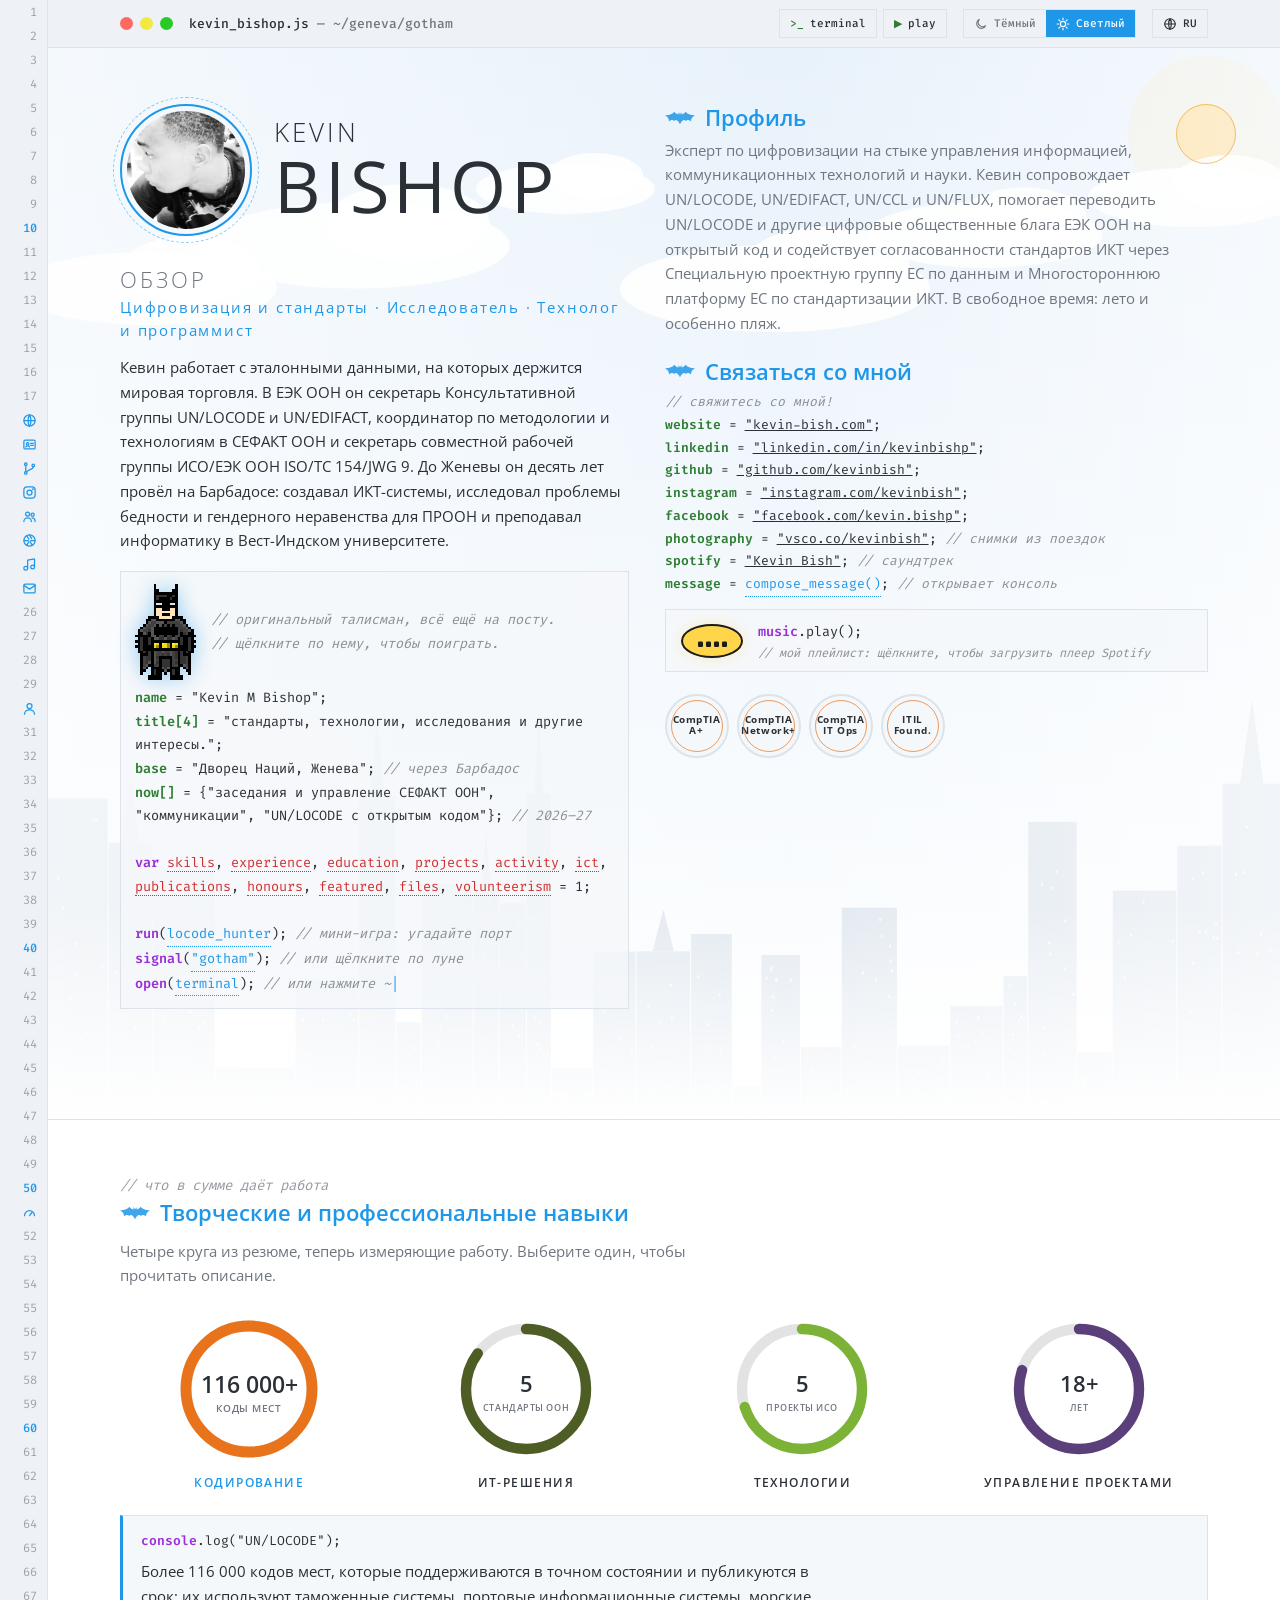
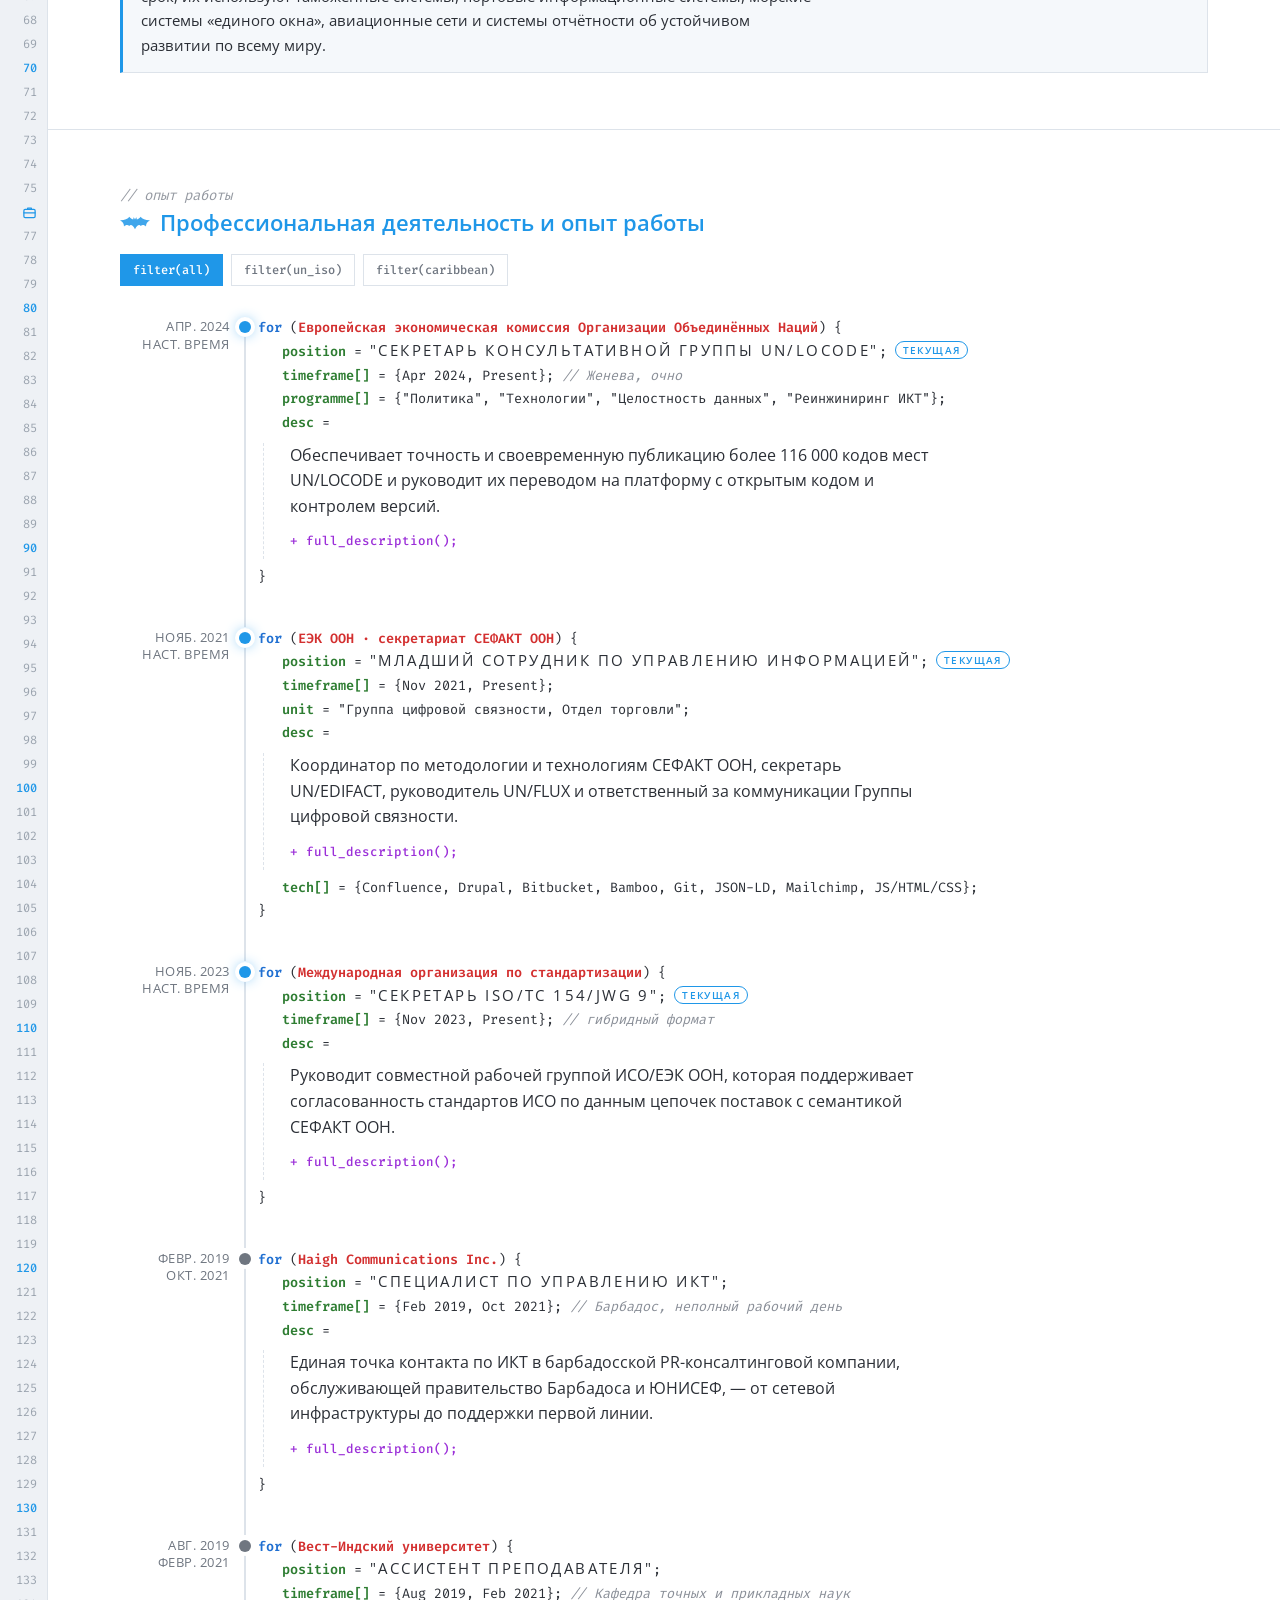
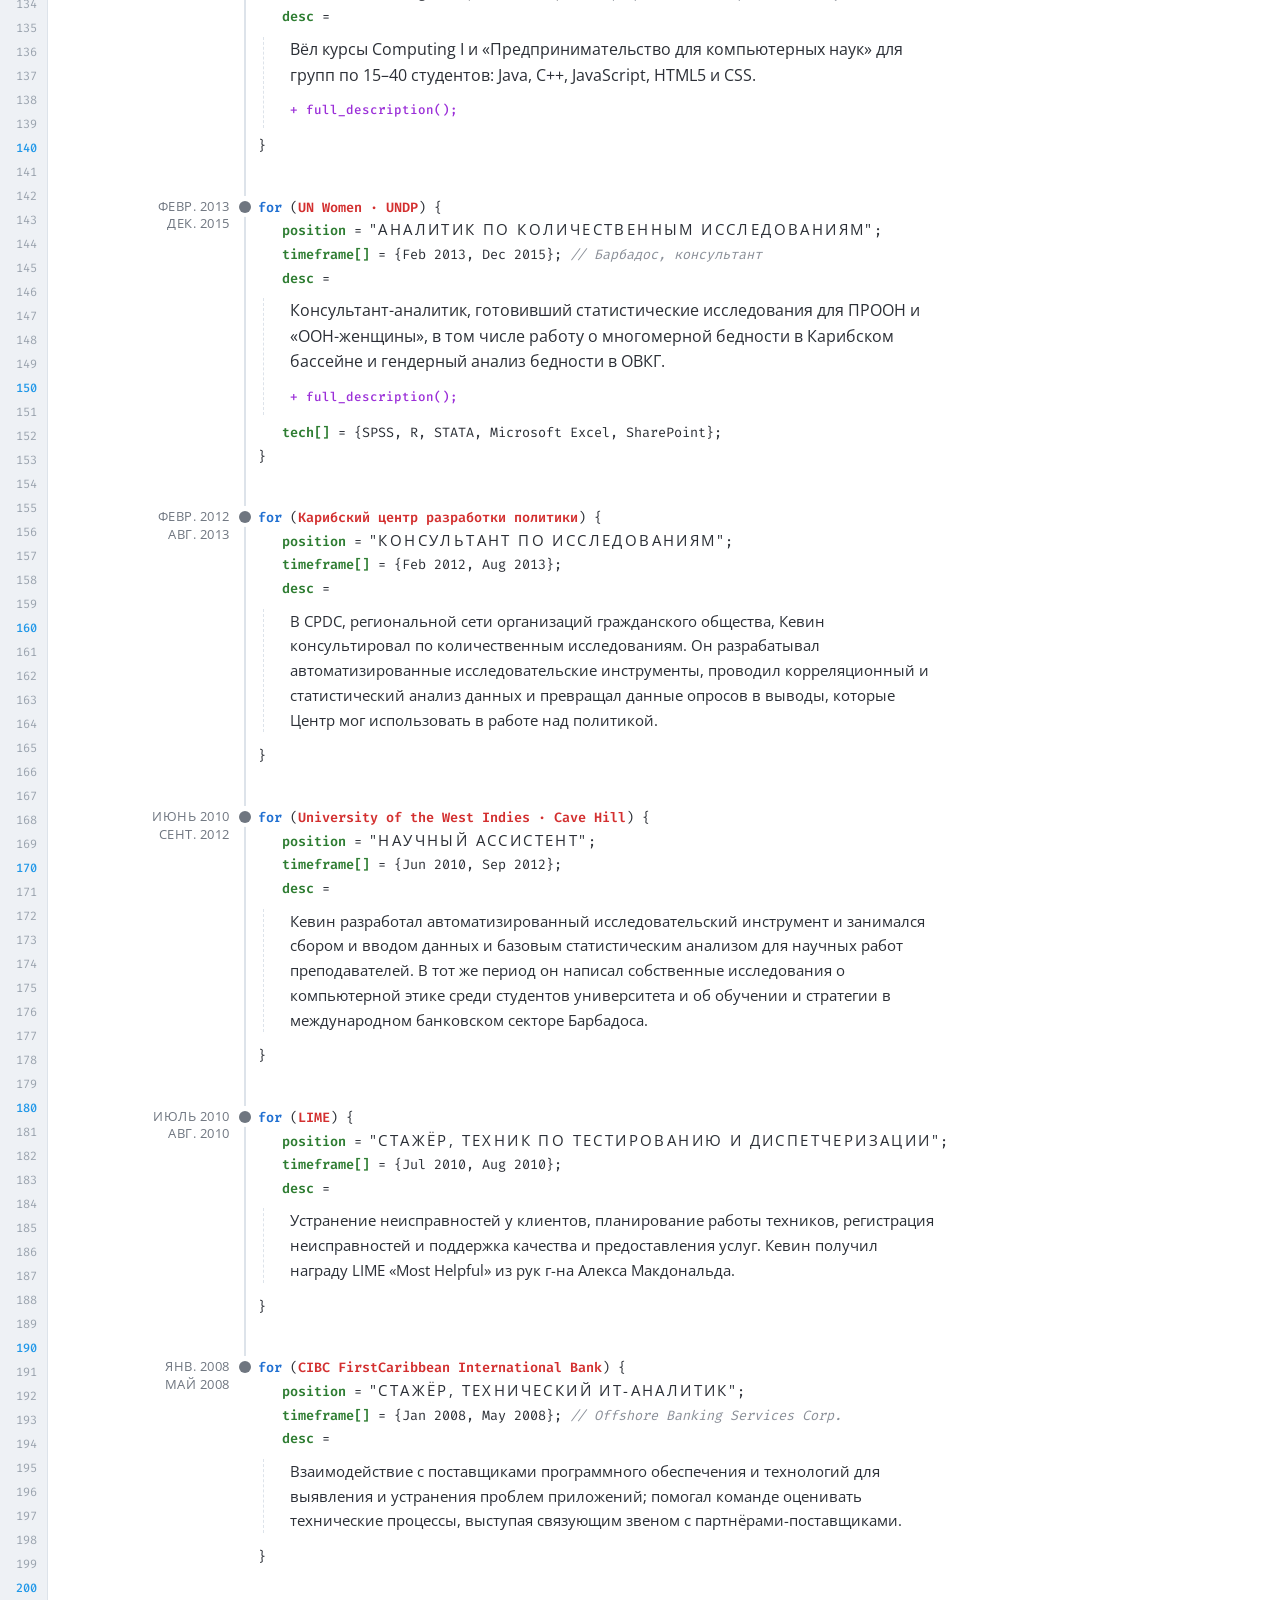
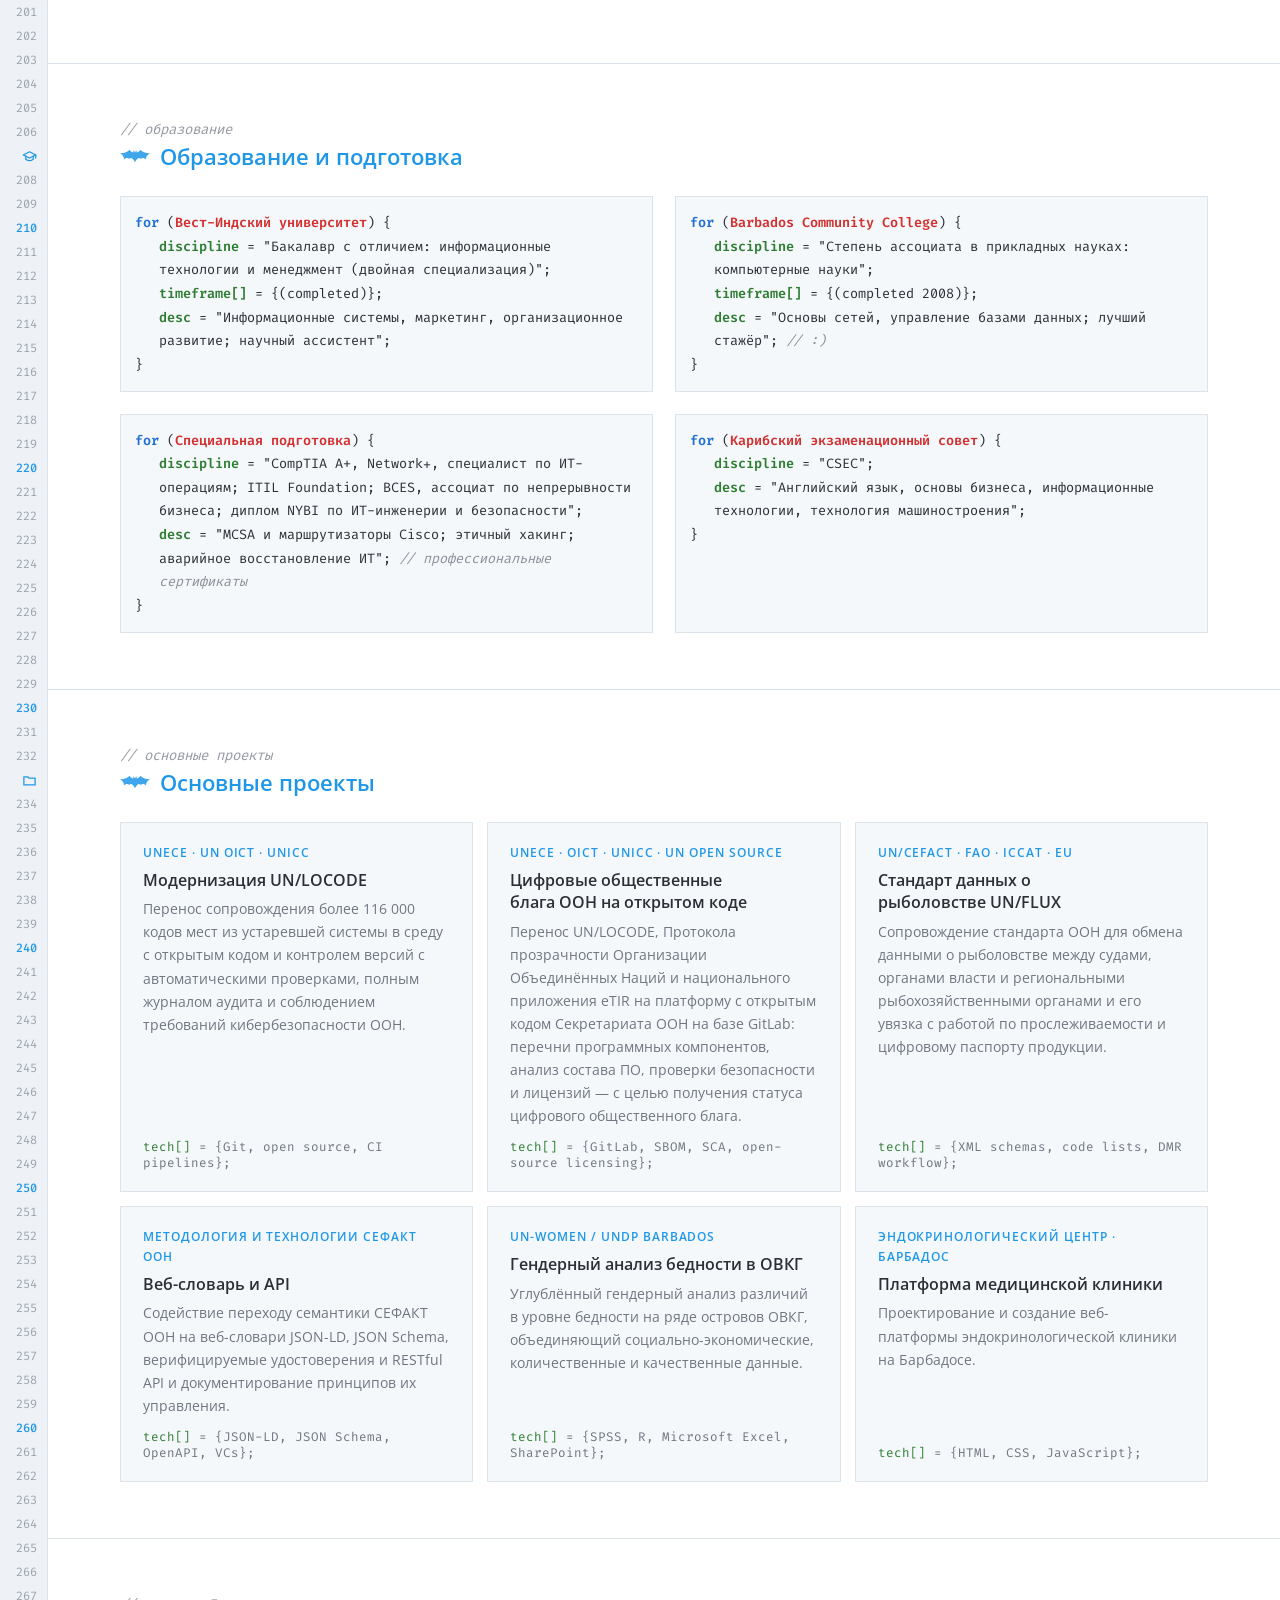
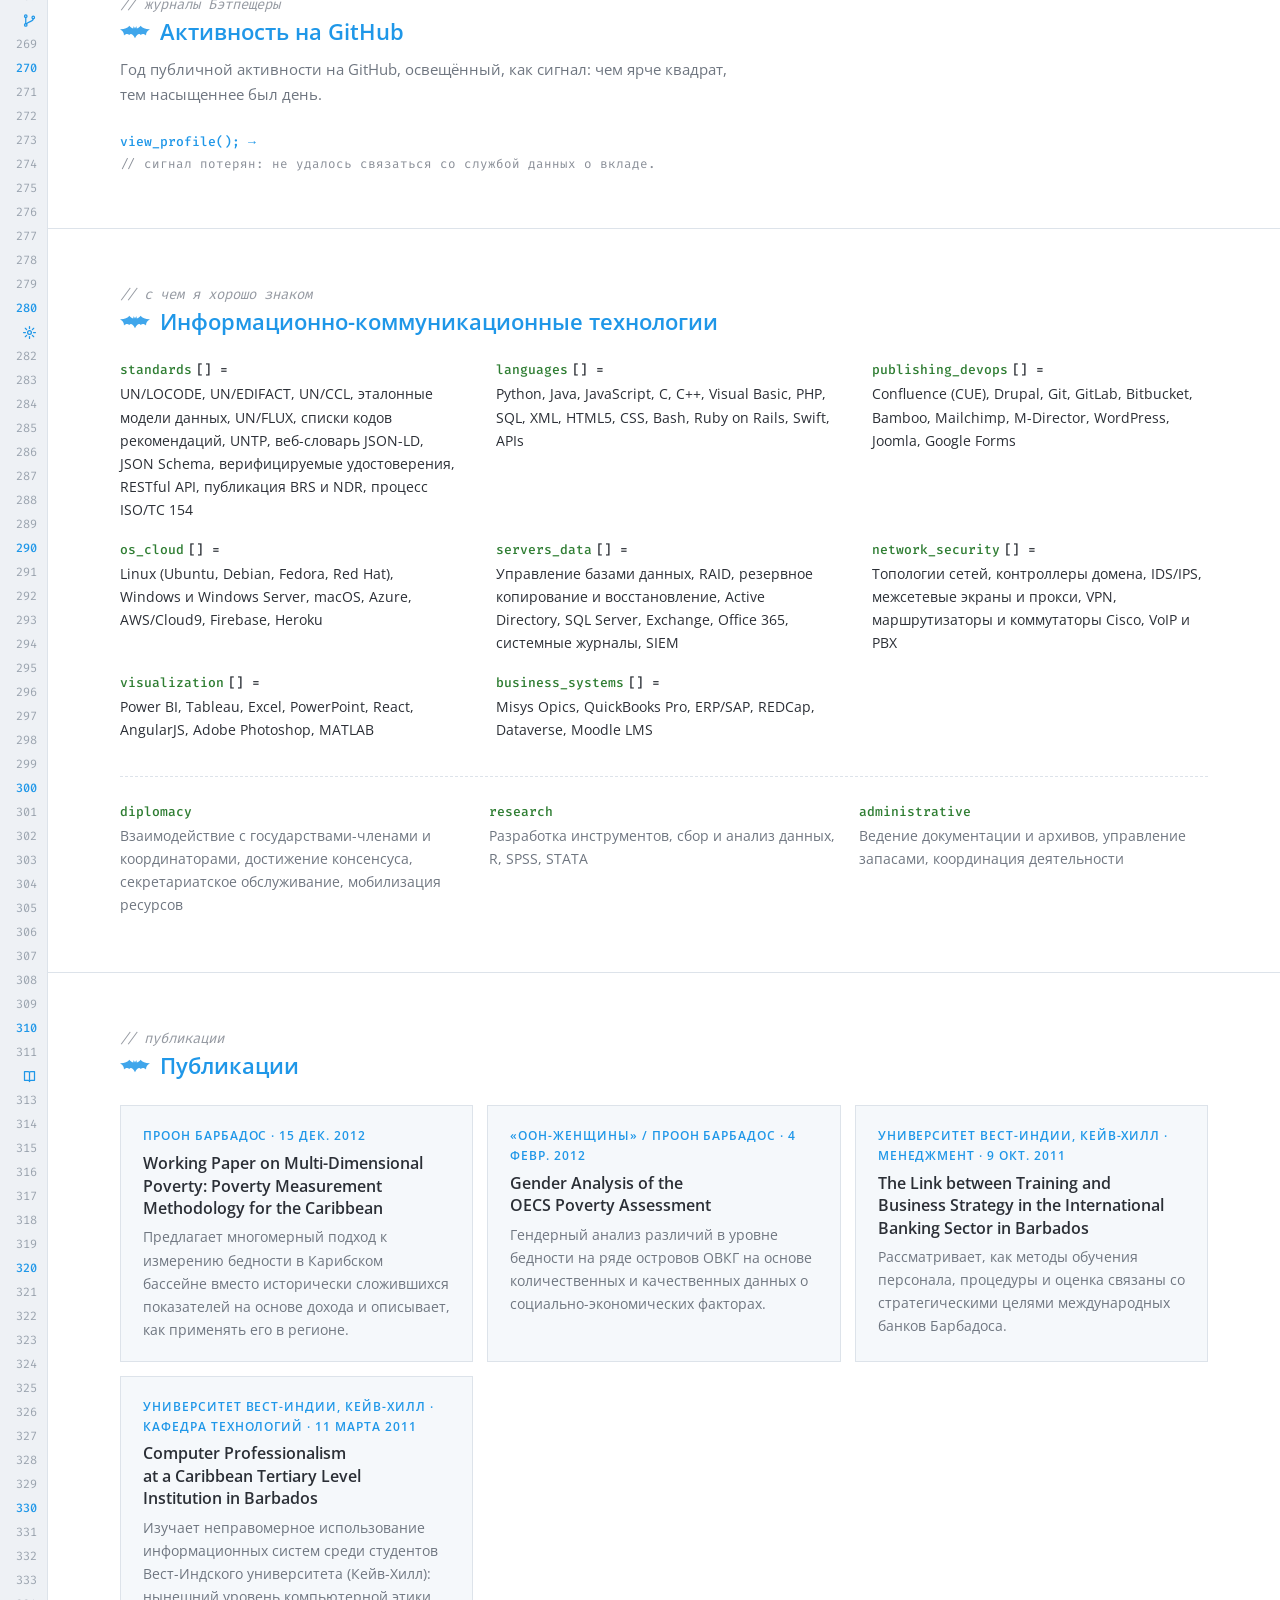
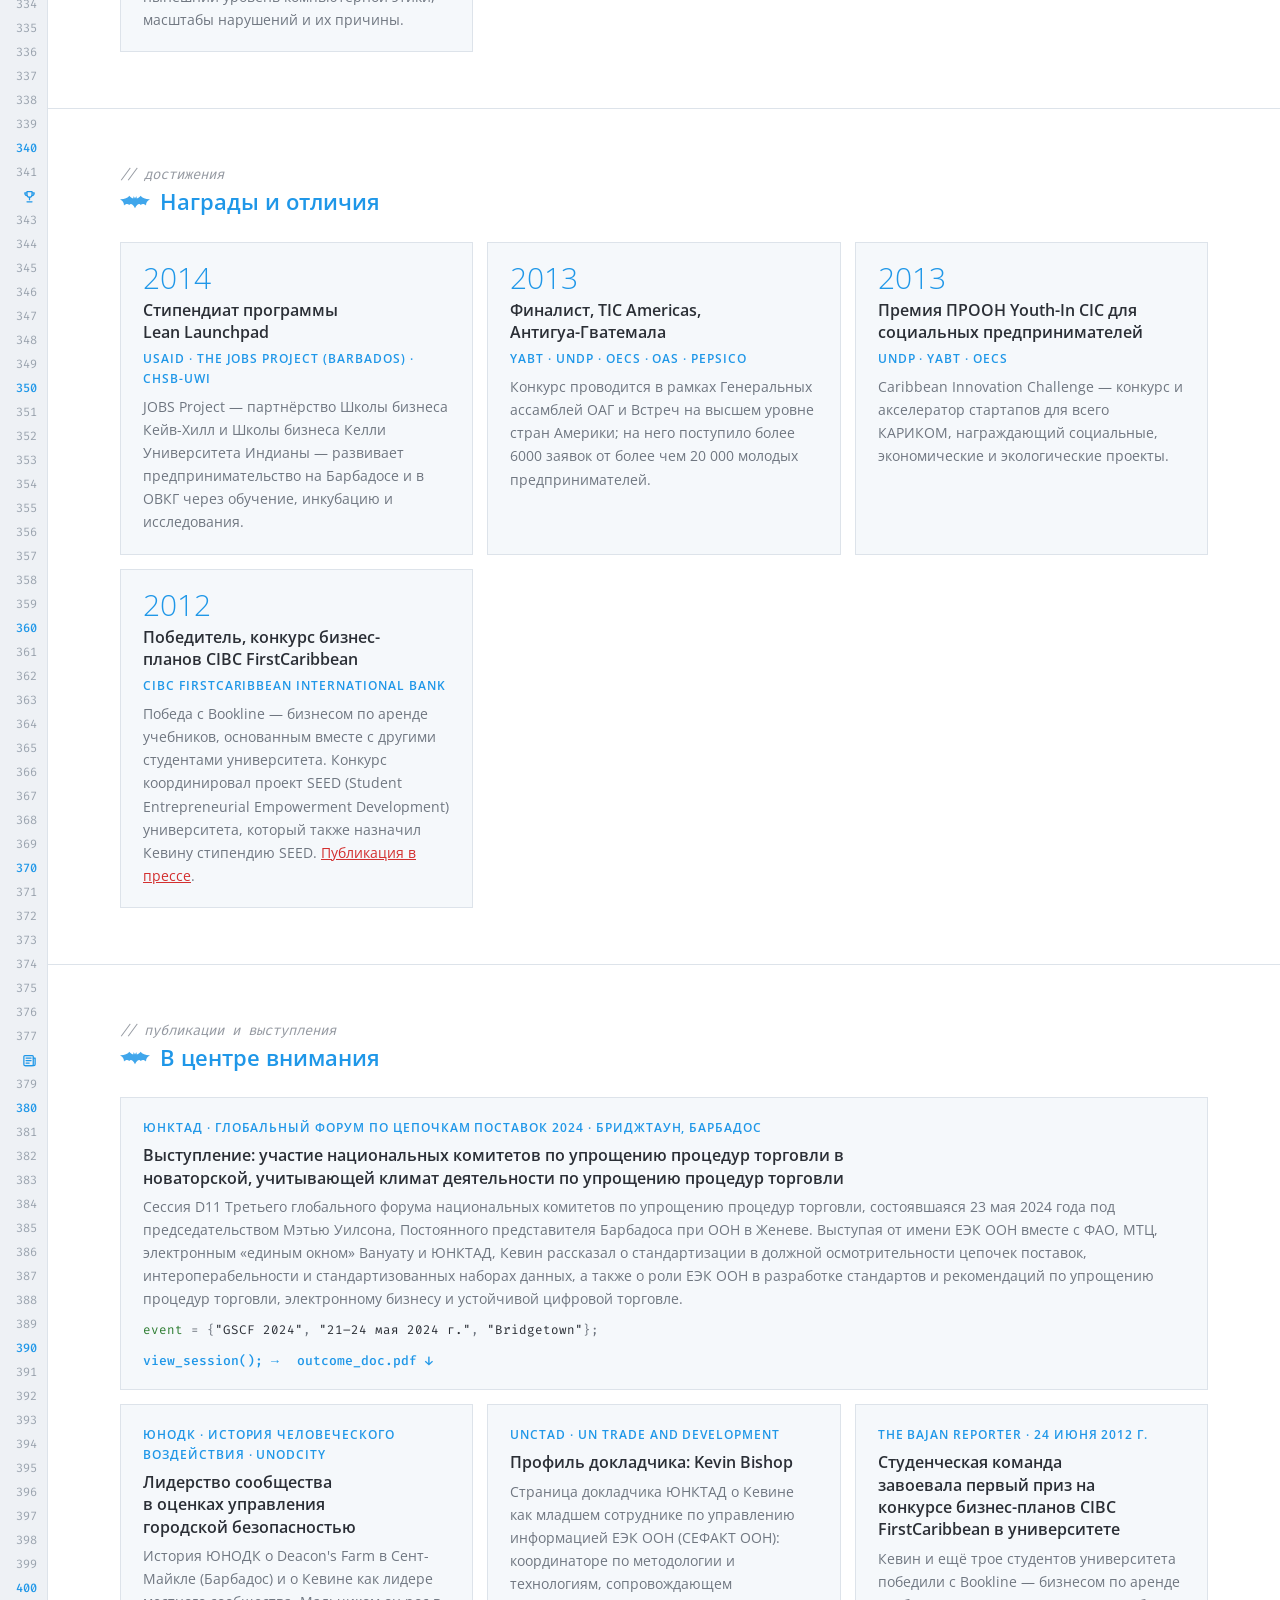
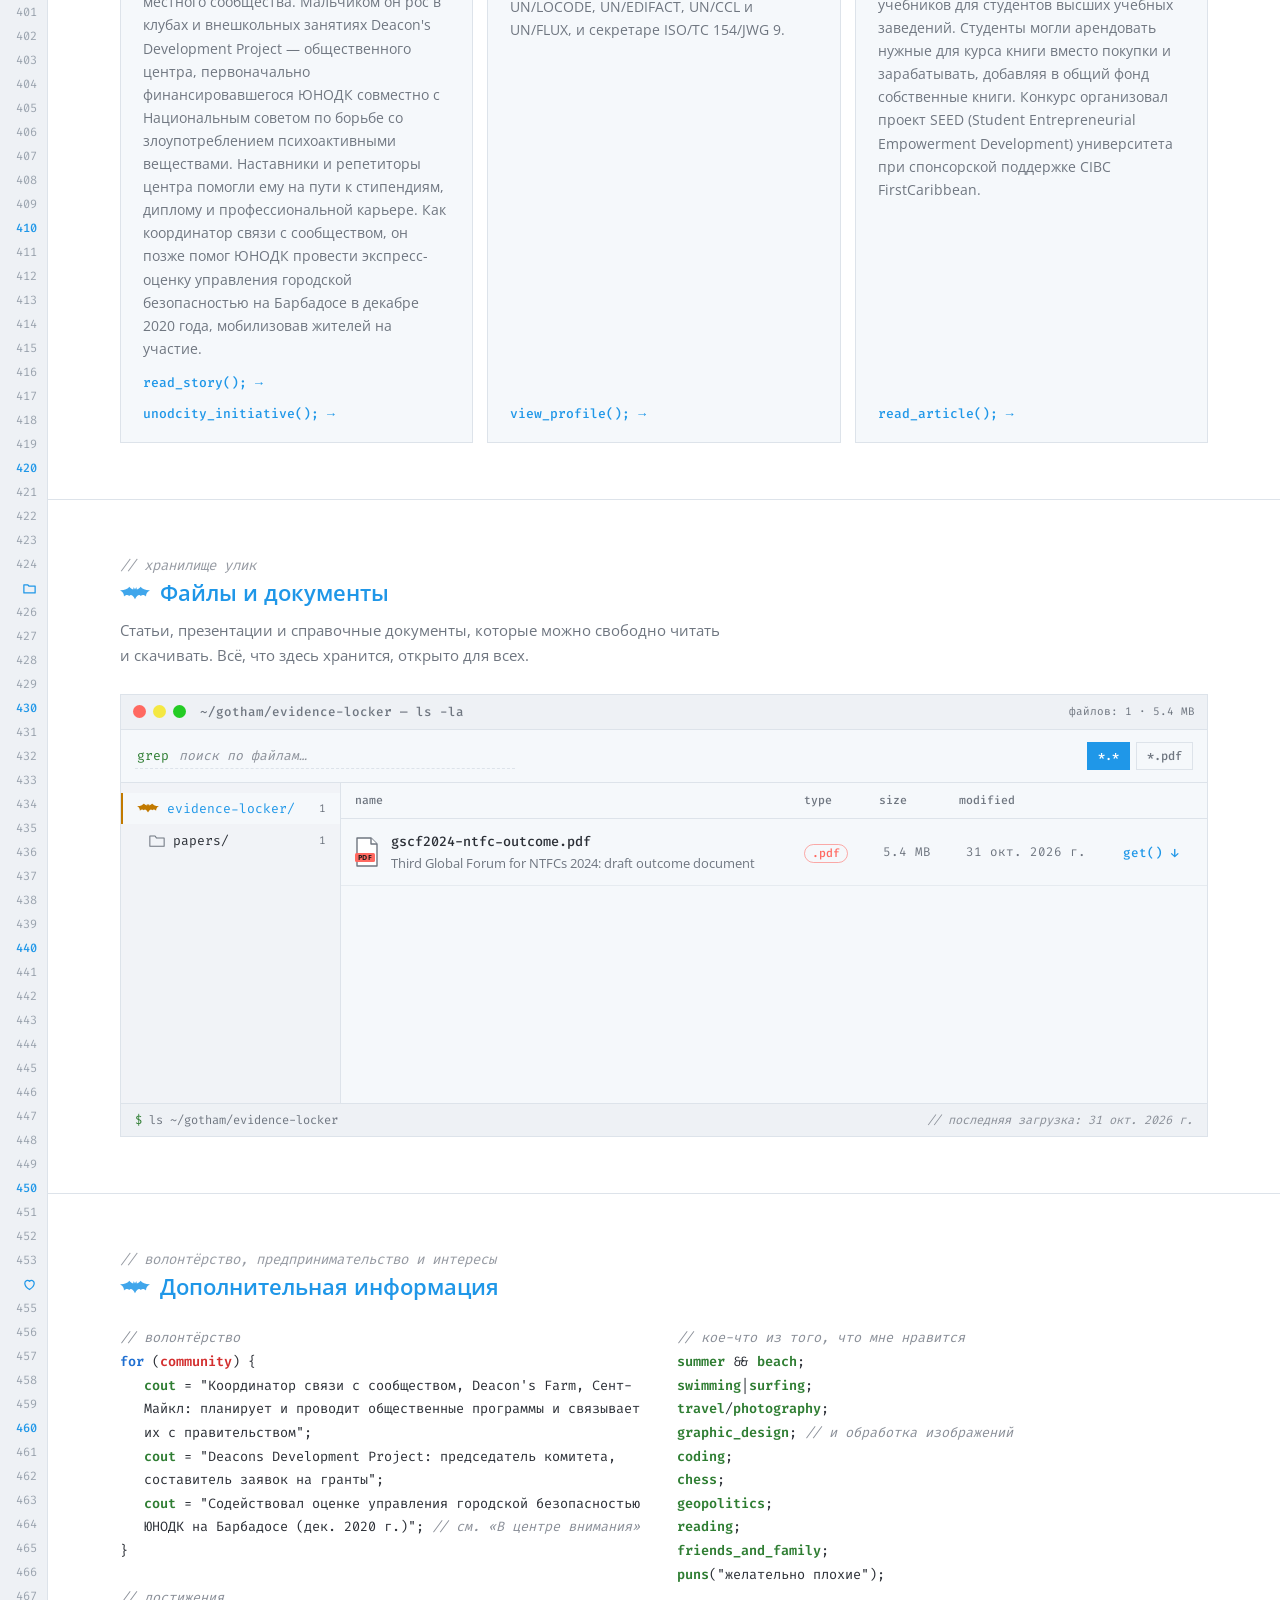
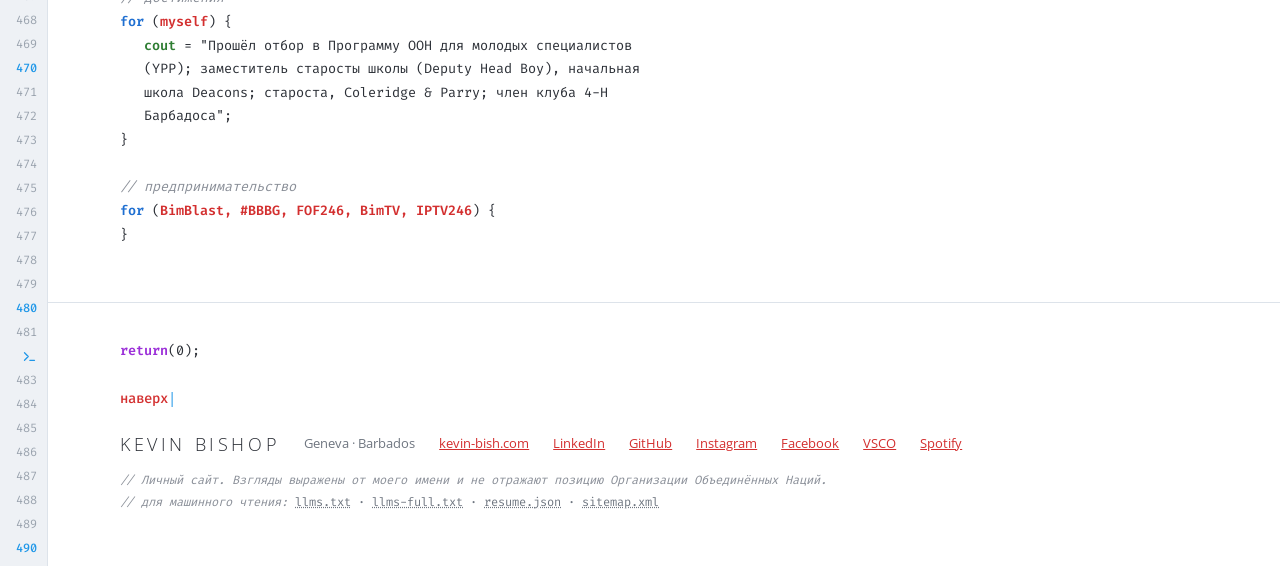
<file: ru/index.html>
<!doctype html>
<html lang="ru" data-theme="dark">
<head>
  <meta charset="utf-8">
  <meta name="viewport" content="width=device-width, initial-scale=1, viewport-fit=cover">
  <title>Kevin Bishop | Цифровизация и стандарты</title>
  <meta name="description" content="Kevin Bishop: секретарь UN/LOCODE и UN/EDIFACT в ЕЭК ООН / СЕФАКТ ООН в Женеве. Цифровизация, стандарты торговых данных, исследования и код.">
  <meta name="author" content="Kevin Bishop">
  <meta name="theme-color" content="#2b2b2b">
  <meta property="og:type" content="website">
  <meta property="og:title" content="Kevin Bishop | Цифровизация и стандарты">
  <meta property="og:description" content="Секретарь UN/LOCODE и UN/EDIFACT в ЕЭК ООН / СЕФАКТ ООН. Резюме, проекты и мини-игра: угадайте порт по коду.">
  <meta property="og:image" content="https://www.kevin-bish.com/images/og-card.png">
  <meta property="og:image:width" content="1200">
  <meta property="og:image:height" content="630">
  <meta property="og:image:alt" content="Kevin Bishop: цифровизация и стандарты. Секретарь UN/LOCODE и UN/EDIFACT в ЕЭК ООН / СЕФАКТ ООН, Женева.">
  <!-- machine-readable -->
  <!-- hreflang:start -->
  <link rel="alternate" hreflang="en" href="https://www.kevin-bish.com/">
  <link rel="alternate" hreflang="fr" href="https://www.kevin-bish.com/fr/">
  <link rel="alternate" hreflang="es" href="https://www.kevin-bish.com/es/">
  <link rel="alternate" hreflang="ru" href="https://www.kevin-bish.com/ru/">
  <link rel="alternate" hreflang="x-default" href="https://www.kevin-bish.com/">
  <link rel="canonical" href="https://www.kevin-bish.com/ru/">
  <meta property="og:url" content="https://www.kevin-bish.com/ru/">
  <meta property="og:locale" content="ru_RU">
  <!-- hreflang:end -->
  <meta name="robots" content="index, follow, max-image-preview:large">
  <meta property="og:site_name" content="Kevin Bishop">
  <meta property="profile:first_name" content="Kevin">
  <meta property="profile:last_name" content="Bishop">
  <meta name="twitter:card" content="summary_large_image">
  <meta name="twitter:title" content="Kevin Bishop | Цифровизация и стандарты">
  <meta name="twitter:description" content="Секретарь UN/LOCODE и UN/EDIFACT в ЕЭК ООН / СЕФАКТ ООН в Женеве.">
  <meta name="twitter:image" content="https://www.kevin-bish.com/images/og-card.png">
  <meta name="twitter:image:alt" content="Kevin Bishop: цифровизация и стандарты. Секретарь UN/LOCODE и UN/EDIFACT в ЕЭК ООН / СЕФАКТ ООН, Женева.">
  <link rel="alternate" type="application/json" href="../resume.json" title="Résumé (JSON Resume)">
  <link rel="alternate" type="text/plain" href="../llms.txt" title="Profile summary for AI assistants">
  <link rel="sitemap" type="application/xml" href="../sitemap.xml">
  <script type="application/ld+json">
{
  "@context": "https://schema.org",
  "@graph": [
    {
      "@type": "WebSite",
      "@id": "https://www.kevin-bish.com/#website",
      "url": "https://www.kevin-bish.com/",
      "name": "Kevin Bishop",
      "inLanguage": "en",
      "publisher": {
        "@id": "https://www.kevin-bish.com/#person"
      }
    },
    {
      "@type": "ProfilePage",
      "@id": "https://www.kevin-bish.com/#profile",
      "url": "https://www.kevin-bish.com/ru/",
      "name": "Kevin Bishop | Digitization & Standards",
      "isPartOf": {
        "@id": "https://www.kevin-bish.com/#website"
      },
      "mainEntity": {
        "@id": "https://www.kevin-bish.com/#person"
      },
      "dateModified": "2026-11-01",
      "inLanguage": "ru"
    },
    {
      "@type": "Person",
      "@id": "https://www.kevin-bish.com/#person",
      "name": "Kevin Bishop",
      "alternateName": [
        "Kevin M Bishop",
        "Kevin MacDonald Bishop",
        "Kevin Bish"
      ],
      "url": "https://www.kevin-bish.com/",
      "image": "https://www.kevin-bish.com/images/kevin.jpg",
      "jobTitle": [
        "Associate Information Management Officer",
        "Secretary of the UN/LOCODE Advisory Group",
        "Secretary of UN/EDIFACT",
        "Secretary of ISO/TC 154/JWG 9"
      ],
      "description": "Digitization and trade-data standards specialist at UNECE / UN/CEFACT in Geneva. Secretary of the UN/LOCODE Advisory Group and of UN/EDIFACT, focal point for methodology and technology, and Secretary of ISO/TC 154/JWG 9.",
      "worksFor": [
        {
          "@id": "https://www.kevin-bish.com/#unece"
        }
      ],
      "affiliation": [
        {
          "@id": "https://www.kevin-bish.com/#uncefact"
        },
        {
          "@id": "https://www.kevin-bish.com/#iso"
        }
      ],
      "workLocation": {
        "@type": "Place",
        "name": "Palais des Nations",
        "address": {
          "@type": "PostalAddress",
          "addressLocality": "Geneva",
          "addressCountry": "CH"
        }
      },
      "homeLocation": {
        "@type": "Place",
        "name": "Geneva, Switzerland"
      },
      "alumniOf": [
        {
          "@type": "CollegeOrUniversity",
          "name": "The University of the West Indies, Cave Hill Campus",
          "address": {
            "@type": "PostalAddress",
            "addressCountry": "BB"
          }
        },
        {
          "@type": "CollegeOrUniversity",
          "name": "Barbados Community College",
          "address": {
            "@type": "PostalAddress",
            "addressCountry": "BB"
          }
        }
      ],
      "hasCredential": [
        {
          "@type": "EducationalOccupationalCredential",
          "name": "Honours BSc Information Technology & Management (dual major)",
          "credentialCategory": "degree",
          "recognizedBy": {
            "@type": "CollegeOrUniversity",
            "name": "The University of the West Indies"
          }
        },
        {
          "@type": "EducationalOccupationalCredential",
          "name": "Associate Degree in Applied Science: Computer Studies",
          "credentialCategory": "degree",
          "recognizedBy": {
            "@type": "CollegeOrUniversity",
            "name": "Barbados Community College"
          }
        },
        {
          "@type": "EducationalOccupationalCredential",
          "name": "CompTIA A+",
          "credentialCategory": "certification"
        },
        {
          "@type": "EducationalOccupationalCredential",
          "name": "CompTIA Network+",
          "credentialCategory": "certification"
        },
        {
          "@type": "EducationalOccupationalCredential",
          "name": "CompTIA IT Operations Specialist",
          "credentialCategory": "certification"
        },
        {
          "@type": "EducationalOccupationalCredential",
          "name": "ITIL Foundation",
          "credentialCategory": "certification"
        },
        {
          "@type": "EducationalOccupationalCredential",
          "name": "BCES Business Continuity Associate (IT Disaster Recovery)",
          "credentialCategory": "certification"
        },
        {
          "@type": "EducationalOccupationalCredential",
          "name": "NYBI Diploma, IT Engineering & Security",
          "credentialCategory": "diploma"
        }
      ],
      "knowsAbout": [
        "UN/LOCODE",
        "UN/EDIFACT",
        "UN/CEFACT Core Component Library (UN/CCL)",
        "UN/FLUX",
        "UN Transparency Protocol (UNTP)",
        "Trade facilitation",
        "Electronic business standards",
        "Digital Product Passport",
        "Data maintenance and data governance",
        "JSON-LD",
        "JSON Schema",
        "Verifiable Credentials",
        "RESTful APIs",
        "Open-source governance",
        "Digital public goods",
        "ISO standardization",
        "Quantitative research",
        "Python",
        "JavaScript",
        "Java",
        "SQL",
        "Git",
        "Confluence",
        "Drupal"
      ],
      "knowsLanguage": [
        "en"
      ],
      "award": [
        "Scholarship Winner, The Lean Launchpad Programme (USAID / The JOBS Project / CHSB-UWI), 2014",
        "Finalist, TIC Americas, Antigua Guatemala, 2013",
        "UNDP Youth-In CIC Social Entrepreneur Award, 2013",
        "Winner, CIBC FirstCaribbean Business Plan Competition, 2012",
        "Qualifier, United Nations Young Professionals Programme"
      ],
      "memberOf": [
        {
          "@type": "Organization",
          "name": "ISO/TC 154/JWG 9 (Secretary)"
        },
        {
          "@type": "Organization",
          "name": "United Nations Digital Transformation Group for Europe and Central Asia (Co-Chair)"
        }
      ],
      "sameAs": [
        "https://www.linkedin.com/in/kevinbishp",
        "https://github.com/kevinbish",
        "https://www.instagram.com/kevinbish/",
        "https://www.facebook.com/kevin.bishp/",
        "https://vsco.co/kevinbish/gallery",
        "https://open.spotify.com/user/1212889341",
        "https://unctad.org/speaker/kevin-bishop"
      ],
      "subjectOf": [
        {
          "@type": "Article",
          "name": "Community Leadership in Urban Safety Governance Assessments",
          "url": "https://www.unodc.org/unodc/en/sustainable-development-goals/human-impact-stories/community-leadership-in-urban-safety-governance-assessments.html",
          "publisher": {
            "@type": "GovernmentOrganization",
            "name": "United Nations Office on Drugs and Crime",
            "alternateName": "UNODC"
          },
          "about": {
            "@id": "https://www.kevin-bish.com/#person"
          },
          "isPartOf": {
            "@type": "WebPage",
            "name": "UNODCity: Urban Safety Governance Initiative",
            "url": "https://www.unodc.org/unodc/en/urban-safety/crime-prevention/unodcity/unodcity-pilots.html"
          }
        },
        {
          "@type": "NewsArticle",
          "headline": "Barbadian Student team cops 1st prize in CIBC FirstCaribbean's UWI business plan contest",
          "url": "https://www.bajanreporter.com/2012/06/barbadian-student-team-cops-1st-prize-in-cibc-firstcaribbeans-uwi-business-plan-contest/",
          "datePublished": "2012-06-24",
          "publisher": {
            "@type": "Organization",
            "name": "The Bajan Reporter"
          },
          "about": {
            "@id": "https://www.kevin-bish.com/#person"
          }
        },
        {
          "@type": "Event",
          "name": "NTFC Session 11: National Trade Facilitation Committees' involvement in pioneering climate-smart trade facilitation",
          "url": "https://unctad.org/meeting/ntfc-session-11-national-trade-facilitation-committees-involvement-pioneering-climate-smart",
          "startDate": "2024-05-23T15:00:00-04:00",
          "endDate": "2024-05-23T16:00:00-04:00",
          "eventAttendanceMode": "https://schema.org/MixedEventAttendanceMode",
          "eventStatus": "https://schema.org/EventScheduled",
          "location": {
            "@type": "Place",
            "name": "Global Supply Chain Forum 2024",
            "address": {
              "@type": "PostalAddress",
              "addressLocality": "Bridgetown",
              "addressCountry": "BB"
            }
          },
          "organizer": {
            "@type": "GovernmentOrganization",
            "name": "UN Trade and Development",
            "alternateName": "UNCTAD",
            "url": "https://unctad.org"
          },
          "performer": {
            "@id": "https://www.kevin-bish.com/#person"
          },
          "superEvent": {
            "@type": "Event",
            "name": "Global Supply Chain Forum 2024 / Third Global Forum for National Trade Facilitation Committees",
            "startDate": "2024-05-21",
            "endDate": "2024-05-24",
            "location": {
              "@type": "Place",
              "name": "Bridgetown, Barbados"
            }
          },
          "subjectOf": {
            "@type": "DigitalDocument",
            "name": "Third Global Forum for NTFCs 2024: Draft Outcome Document",
            "url": "https://www.kevin-bish.com/docs/gscf2024-ntfc-outcome.pdf",
            "encodingFormat": "application/pdf"
          }
        },
        {
          "@type": "ProfilePage",
          "name": "Kevin Bishop | UN Trade and Development (UNCTAD)",
          "url": "https://unctad.org/speaker/kevin-bishop",
          "publisher": {
            "@type": "GovernmentOrganization",
            "name": "UN Trade and Development",
            "alternateName": "UNCTAD"
          }
        }
      ]
    },
    {
      "@type": "GovernmentOrganization",
      "@id": "https://www.kevin-bish.com/#unece",
      "name": "United Nations Economic Commission for Europe",
      "alternateName": "UNECE",
      "url": "https://unece.org",
      "address": {
        "@type": "PostalAddress",
        "addressLocality": "Geneva",
        "addressCountry": "CH"
      }
    },
    {
      "@type": "Organization",
      "@id": "https://www.kevin-bish.com/#uncefact",
      "name": "United Nations Centre for Trade Facilitation and Electronic Business",
      "alternateName": "UN/CEFACT",
      "parentOrganization": {
        "@id": "https://www.kevin-bish.com/#unece"
      }
    },
    {
      "@type": "Organization",
      "@id": "https://www.kevin-bish.com/#iso",
      "name": "International Organization for Standardization",
      "alternateName": "ISO",
      "url": "https://www.iso.org"
    },
    {
      "@type": "ScholarlyArticle",
      "name": "Working Paper on Multi-Dimensional Poverty: Poverty Measurement Methodology for the Caribbean",
      "datePublished": "2012-12-15",
      "publisher": {
        "@type": "Organization",
        "name": "UNDP Barbados"
      },
      "author": {
        "@id": "https://www.kevin-bish.com/#person"
      }
    },
    {
      "@type": "ScholarlyArticle",
      "name": "Gender Analysis of the OECS Poverty Assessment",
      "datePublished": "2012-02-04",
      "publisher": {
        "@type": "Organization",
        "name": "UN-Women / UNDP Barbados"
      },
      "author": {
        "@id": "https://www.kevin-bish.com/#person"
      }
    },
    {
      "@type": "ScholarlyArticle",
      "name": "The Link between Training and Business Strategy in the International Banking Sector in Barbados",
      "datePublished": "2011-10-09",
      "publisher": {
        "@type": "Organization",
        "name": "University of the West Indies, Cave Hill Campus"
      },
      "author": {
        "@id": "https://www.kevin-bish.com/#person"
      }
    },
    {
      "@type": "ScholarlyArticle",
      "name": "Computer Professionalism at a Caribbean Tertiary Level Institution in Barbados",
      "datePublished": "2011-03-11",
      "publisher": {
        "@type": "Organization",
        "name": "University of the West Indies, Cave Hill Campus"
      },
      "author": {
        "@id": "https://www.kevin-bish.com/#person"
      }
    }
  ]
}
  </script>
  <!-- /machine-readable -->
  <link rel="icon" type="image/svg+xml" href="../favicon.svg">
  <link rel="preload" href="../fonts/open-sans-latin.woff2" as="font" type="font/woff2" crossorigin>
  <link rel="preload" href="../fonts/fira-code-latin.woff2" as="font" type="font/woff2" crossorigin>
  <link rel="stylesheet" href="../css/style.css">
  <noscript><style>
    /* with scripts off: hide the controls that need them; the text, details toggles and links all still work */
    .tools,.mode,#fs,#moon,.filters,.brief,.js-only,#toTop,.cursor,#gutter{display:none!important}
    #skills .lede,.avatar .cm{display:none}
    body{padding-left:0}
  </style></noscript>
</head>
<body>
<svg width="0" height="0" style="position:absolute" aria-hidden="true"><defs>
  <symbol id="bat" viewBox="0 0 60 26"><path d="M30 6c1.2-2.2 2.2-3.6 2.8-4.4L33.6 6c3.6-1.4 6.6-4 7.6-5.6 3.2 4.6 10.6 7.6 18.8 7.2-5.2 2.6-8 7-8 12.6-3.2-3.6-7.4-4-10.6-1.4-1.8-2.8-6.6-4-11.4 6.8-4.8-10.8-9.6-9.6-11.4-6.8C15.4 16.2 11.2 16.6 8 20.2c0-5.6-2.8-10-8-12.6 8.2.4 15.6-2.6 18.8-7.2 1 1.6 4 4.2 7.6 5.6l.8-4.4C27.8 2.4 28.8 3.8 30 6z"/></symbol>
</defs></svg>

<div id="gutter" aria-hidden="true"></div>
<div class="bar"><div class="wrap">
  <div class="lights"><span class="r" aria-hidden="true"></span><span class="y" aria-hidden="true"></span><button id="fs" title="Полноэкранный режим" aria-label="Полноэкранный режим"></button></div>
  <div class="file"><b>kevin_bishop.js</b> — ~/geneva/gotham</div>
  <div class="tools">
    <button class="tool" id="openTerm" title="Открыть терминал (~)"><span aria-hidden="true">&gt;_</span><span class="tl-txt">terminal</span></button>
    <button class="tool" id="openGame" title="Играть в LOCODE Hunter"><span aria-hidden="true">▶</span><span class="tl-txt">play</span></button>
  </div>
  <div class="mode" role="group" aria-label="Режим страницы">
    <button id="mNight" aria-pressed="true" title="Тёмный режим"><svg viewBox="0 0 24 24" aria-hidden="true"><path d="M20 14.5A8 8 0 1 1 9.5 4a6.5 6.5 0 0 0 10.5 10.5z"/></svg><span class="tl-txt">Тёмный</span></button>
    <button id="mDay" aria-pressed="false" title="Светлый режим"><svg viewBox="0 0 24 24" aria-hidden="true"><circle cx="12" cy="12" r="4.5"/><path d="M12 2v2.5M12 19.5V22M2 12h2.5M19.5 12H22M4.9 4.9l1.8 1.8M17.3 17.3l1.8 1.8M4.9 19.1l1.8-1.8M17.3 6.7l1.8-1.8"/></svg><span class="tl-txt">Светлый</span></button>
  </div>
  <!-- lang:start -->
  <details class="lang" data-i18n="skip"><summary title="Russian" aria-label="Language: Russian"><svg viewBox="0 0 24 24" aria-hidden="true"><circle cx="12" cy="12" r="9"/><path d="M3 12h18M12 3c3 3.5 3 14.5 0 18M12 3c-3 3.5-3 14.5 0 18"/></svg><span class="tl-txt">RU</span></summary><ul><li><a href="../" hreflang="en" lang="en">English</a></li><li><a href="../fr/" hreflang="fr" lang="fr">Français</a></li><li><a href="../es/" hreflang="es" lang="es">Español</a></li><li><a href="../ru/" hreflang="ru" lang="ru" aria-current="true">Русский</a></li></ul></details>
  <!-- lang:end -->
</div></div>

<header id="top">
  <canvas id="sky" aria-hidden="true"></canvas>
  <button id="moon" title="Зажечь сигнал" aria-label="Зажечь сигнал в небе"></button>
  <div class="sig-hint" id="sigHint" hidden>signal.lit = true; <span class="cm">// щёлкните в любом месте или нажмите Esc, чтобы погасить</span></div>
  <div class="wrap top">
    <div class="who">
      <div class="photo"><picture><source srcset="../images/kevin.webp" type="image/webp"><img src="../images/kevin.jpg" alt="Kevin Bishop" width="227" height="227"></picture></div>
      <div class="name"><div class="first">KEVIN</div><div class="last">BISHOP</div></div>
    </div>
    <div class="overview">
      <div class="ov">ОБЗОР</div>
      <div class="tagline">Цифровизация и стандарты · Исследователь · Технолог и программист</div>
      <p>Кевин работает с эталонными данными, на которых держится мировая торговля. В ЕЭК ООН он секретарь Консультативной группы UN/LOCODE и UN/EDIFACT, координатор по методологии и технологиям в СЕФАКТ ООН и секретарь совместной рабочей группы ИСО/ЕЭК ООН ISO/TC 154/JWG 9. До Женевы он десять лет провёл на Барбадосе: создавал ИКТ-системы, исследовал проблемы бедности и гендерного неравенства для ПРООН и преподавал информатику в Вест-Индском университете.</p>
      <div class="code" aria-label="Краткие сведения и ссылки на разделы">
        <div class="avatar"><button class="slot" id="avatar" title="Играть в LOCODE Hunter" aria-label="Играть в LOCODE Hunter"><img src="../images/mascot.gif" alt="Пиксельный талисман с первоначального сайта Кевина" width="288" height="432"></button><span class="cm">// оригинальный талисман, всё ещё на посту.<br>// щёлкните по нему, чтобы поиграть.</span></div>
        <span class="l" data-gi="user"><b class="v">name</b> = <span class="s">"Kevin M Bishop"</span>;</span>
        <span class="l"><b class="v">title[4]</b> = <span class="s">"стандарты, технологии, исследования и другие интересы."</span>;</span>
        <span class="l"><b class="v">base</b> = <span class="s">"Дворец Наций, Женева"</span>; <span class="cm">// через Барбадос</span></span>
        <span class="l"><b class="v">now[]</b> = {<span class="s">"заседания и управление СЕФАКТ ООН"</span>, <span class="s">"коммуникации"</span>, <span class="s">"UN/LOCODE с открытым кодом"</span>}; <span class="cm">// 2026–27</span></span>
        <span class="l"> </span>
        <span class="l"><b class="kw">var</b> <a href="#skills">skills</a>, <a href="#experience">experience</a>, <a href="#education">education</a>, <a href="#projects">projects</a>, <a href="#activity">activity</a>, <a href="#ict">ict</a>, <a href="#publications">publications</a>, <a href="#honours">honours</a>, <a href="#featured">featured</a>, <a href="#files">files</a>, <a href="#additional">volunteerism</a> = 1;</span>
        <span class="l"> </span>
        <span class="l js-only"><b class="kw">run</b>(<button class="act" data-act="play">locode_hunter</button>); <span class="cm">// мини-игра: угадайте порт</span></span>
        <span class="l js-only"><b class="kw">signal</b>(<button class="act" data-act="signal">"gotham"</button>); <span class="cm">// или щёлкните по луне</span></span>
        <span class="l js-only"><b class="kw">open</b>(<button class="act" data-act="term">terminal</button>); <span class="cm">// или нажмите ~</span><span class="cursor">|</span></span>
      </div>
    </div>
    <aside class="side">
      <div>
        <h2><svg><use href="#bat"/></svg>Профиль</h2>
        <p class="prof">Эксперт по цифровизации на стыке управления информацией, коммуникационных технологий и науки. Кевин сопровождает UN/LOCODE, UN/EDIFACT, UN/CCL и UN/FLUX, помогает переводить UN/LOCODE и другие цифровые общественные блага ЕЭК ООН на открытый код и содействует согласованности стандартов ИКТ через Специальную проектную группу ЕС по данным и Многостороннюю платформу ЕС по стандартизации ИКТ. В свободное время: лето и особенно пляж.</p>
      </div>
      <div>
        <h2><svg><use href="#bat"/></svg>Связаться со мной</h2>
        <div class="code contact">
          <span class="cm">// свяжитесь со мной!</span>
          <span class="l" data-gi="globe"><b class="v">website</b> = <a class="s" href="https://www.kevin-bish.com">"kevin-bish.com"</a>;</span>
          <span class="l" data-gi="card"><b class="v">linkedin</b> = <a class="s" href="https://www.linkedin.com/in/kevinbishp">"linkedin.com/in/kevinbishp"</a>;</span>
          <span class="l" data-gi="branch"><b class="v">github</b> = <a class="s" href="https://github.com/kevinbish">"github.com/kevinbish"</a>;</span>
          <span class="l" data-gi="camera"><b class="v">instagram</b> = <a class="s" href="https://www.instagram.com/kevinbish/">"instagram.com/kevinbish"</a>;</span>
          <span class="l" data-gi="people"><b class="v">facebook</b> = <a class="s" href="https://www.facebook.com/kevin.bishp/">"facebook.com/kevin.bishp"</a>;</span>
          <span class="l" data-gi="aperture"><b class="v">photography</b> = <a class="s" href="https://vsco.co/kevinbish/gallery">"vsco.co/kevinbish"</a>; <span class="cm">// снимки из поездок</span></span>
          <span class="l" data-gi="music"><b class="v">spotify</b> = <a class="s" href="https://open.spotify.com/user/1212889341">"Kevin Bish"</a>; <span class="cm">// саундтрек</span></span>
          <span class="l js-only" data-gi="mail"><b class="v">message</b> = <button class="act" data-act="mail">compose_message()</button>; <span class="cm">// открывает консоль</span></span>
        </div>
        <div class="music" id="music" data-profile="https://open.spotify.com/user/1212889341" data-embed="https://open.spotify.com/embed/playlist/6jldxWiTkq4IpYxr8t6qOO?utm_source=generator&amp;theme=0" data-open="https://open.spotify.com/playlist/6jldxWiTkq4IpYxr8t6qOO">
          <a class="m-play" href="https://open.spotify.com/user/1212889341" target="_blank" rel="noopener" title="Открыть мой профиль Spotify (ничего не загружается из Spotify, пока вы не щёлкнете)">
            <svg class="eq" viewBox="0 0 64 36" aria-hidden="true"><ellipse cx="32" cy="18" rx="30" ry="16"/><rect class="b1" x="18" y="12" width="5" height="12" rx="1.5"/><rect class="b2" x="26" y="12" width="5" height="12" rx="1.5"/><rect class="b3" x="34" y="12" width="5" height="12" rx="1.5"/><rect class="b4" x="42" y="12" width="5" height="12" rx="1.5"/></svg>
            <span class="m-txt"><span class="code"><b class="kw">music</b>.play();</span><span class="m-sub cm" id="musicSub">// Kevin Bish в Spotify, открывается в новой вкладке</span></span>
          </a>
          <div class="m-frame" id="musicFrame" hidden></div>
        </div>
      </div>
      <div class="badges" aria-label="Сертификаты">
        <span class="cert">CompTIA<br>A+</span><span class="cert">CompTIA<br>Network+</span><span class="cert">CompTIA<br>IT Ops</span><span class="cert">ITIL<br>Found.</span>
      </div>
    </aside>
  </div>
</header>

<main>
<section id="skills"><div class="wrap">
  <h2><span class="cm">// что в сумме даёт работа</span><svg data-gi="gauge"><use href="#bat"/></svg>Творческие и профессиональные навыки</h2>
  <p class="lede">Четыре круга из резюме, теперь измеряющие работу. Выберите один, чтобы прочитать описание.</p>
  <div class="rings" id="rings">
    <ul class="ring-list">
      <li><b>Более 116 000 кодов мест.</b> Более 116 000 кодов мест, которые поддерживаются в точном состоянии и публикуются в срок; их используют таможенные системы, портовые информационные системы, морские системы «единого окна», авиационные сети и системы отчётности об устойчивом развитии по всему миру.</li>
      <li><b>5 стандартов ООН.</b> UN/LOCODE, UN/EDIFACT, UN/CCL, UN/FLUX и списки кодов рекомендаций ООН, которые сопровождаются на основе запросов на обслуживание данных от экспертов со всего мира.</li>
      <li><b>5 проектов ИСО.</b> Пять проектов ИСО: от справочника элементов торговых данных и модели Buy-Ship-Pay до электронного коносамента на основе DLT и цифрового паспорта продукции.</li>
      <li><b>Более 18 лет.</b> От стажёра-ИТ-специалиста в CIBC FirstCaribbean в 2008 году через исследования для ПРООН, преподавание в Вест-Индском университете и ИКТ-консалтинг на Барбадосе до работы над стандартами ООН в Женеве с 2021 года.</li>
    </ul>
  </div>
  <div class="brief" aria-live="polite">
    <div class="code"><span class="l"><b class="kw">console</b>.log(<span class="s" id="bK"></span>);</span></div>
    <p id="bP"></p>
  </div>
</div></section>

<section id="experience"><div class="wrap">
  <h2><span class="cm">// опыт работы</span><svg data-gi="case"><use href="#bat"/></svg>Профессиональная деятельность и опыт работы</h2>
  <div class="filters" role="group" aria-label="Фильтр должностей">
    <button data-f="all" aria-pressed="true">filter(all)</button>
    <button data-f="un" aria-pressed="false">filter(un_iso)</button>
    <button data-f="carib" aria-pressed="false">filter(caribbean)</button>
  </div>
  <ol class="tl" id="tl">

    <li data-g="un"><div class="date">апр. 2024<br>наст. время</div><div class="entry">
      <div class="code">
        <span class="l"><b class="kw fr">for</b> (<span class="in">Европейская экономическая комиссия Организации Объединённых Наций</span>) {</span>
        <span class="l i"><b class="v">position</b> = <span class="s pos">"Секретарь Консультативной группы UN/LOCODE"</span>;<span class="now">ТЕКУЩАЯ</span></span>
        <span class="l i"><b class="v">timeframe[]</b> = {Apr 2024, Present}; <span class="cm">// Женева, очно</span></span>
        <span class="l i"><b class="v">programme[]</b> = {<span class="s">"Политика"</span>, <span class="s">"Технологии"</span>, <span class="s">"Целостность данных"</span>, <span class="s">"Реинжиниринг ИКТ"</span>};</span>
        <span class="l i"><b class="v">desc</b> =</span>
      </div>
      <div class="desc">
        <p class="sum">Обеспечивает точность и своевременную публикацию более 116 000 кодов мест UN/LOCODE и руководит их переводом на платформу с открытым кодом и контролем версий.</p>
        <details class="more"><summary>full_description();</summary>
        <p>UN/LOCODE — Код Организации Объединённых Наций для мест, используемых в торговле и на транспорте: более 116 000 пятисимвольных кодов, обозначающих порты, аэропорты, внутренние терминалы и торговые пункты. От него зависят таможенные администрации, портовые информационные системы, морские системы «единого окна», авиакомпании и перевозчики, и он всё чаще закрепляется в нормативных актах, включая режимы морской отчётности, отчётности о выбросах и об устойчивом развитии. Как секретарь, Кевин отвечает за то, чтобы эти эталонные данные были точными, согласованными и публиковались в срок.</p>
        <p>В повседневной работе должность находится между правительствами и отраслью. Кевин взаимодействует с государствами-членами, национальными координаторами, международными организациями и пользователями из частного сектора, чтобы получать, проверять и публиковать запросы на обслуживание данных в соответствии с Рекомендацией № 16 ЕЭК ООН, и помогает Консультативной группе и Группе сопровождения определять приоритеты. Когда регуляторы ссылаются на UN/LOCODE, он помогает им правильно его применять, чтобы список кодов мог служить надёжной цифровой общественной инфраструктурой.</p>
        <p>Он ведёт цикл выпуска от начала до конца: назначает график закрытия приёма перед каждым Форумом СЕФАКТ ООН, координирует внутреннюю и экспертную проверку заявок на новые места, поддерживает базу данных запросов (DMR) и платформу подачи заявок онлайн, а вскоре после Форума публикует очередной выпуск справочника (например, 2025-1). Он готовит документы Консультативной группы для заседаний, организует и документирует её встречи и отслеживает выполнение решений, уделяя особое внимание направлениям программы работы: политике, технологиям, целостности данных и реинжинирингу ИКТ. Он также поддерживает пересмотр Рекомендации № 16 и готовит процедуры, руководства и учебные материалы для национальных координаторов.</p>
        <p>Другая половина работы — обновление. Кевин руководит переходом от устаревшей системы к среде сопровождения с открытым кодом и контролем версий, создаваемой совместно с УИКТ и МВЦ ООН, чтобы улучшить автоматизацию, прослеживаемость, прозрачность и соблюдение требований кибербезопасности. Эта работа включает геопривязку и геозонирование мест, а также изучение возможностей ИИ и машинного обучения для помощи в проверке входящих запросов. UN/LOCODE — одно из первых цифровых общественных благ ЕЭК ООН, переносимых на платформу с открытым кодом Секретариата ООН на базе GitLab, наряду с Протоколом прозрачности Организации Объединённых Наций (UNTP) и национальным приложением eTIR. Кевин координирует проверку на добросовестность вместе с УИКТ, МВЦ ООН и сообществом практиков ООН по открытому коду: перечни программных компонентов, анализ состава ПО, оценки кибербезопасности и проверка лицензий. Цель — признание в качестве цифрового общественного блага в соответствии с Глобальным цифровым договором. Параллельно он работает над долгосрочным финансированием, включая механизм финансирования за счёт взносов, одобренный Пленарным заседанием СЕФАКТ ООН, и над наращиванием потенциала через глобальные семинары, чтобы страны с развивающейся экономикой участвовали на равных.</p>
        <details><summary>keyResponsibilities[]</summary><ul>
          <li>Межправительственное сопровождение и стратегическое развитие UN/LOCODE.</li>
          <li>Точная и своевременная публикация более 116 000 кодов для таможенных, портовых, морских, авиационных систем и систем цепочек поставок.</li>
          <li>Обработка запросов на обслуживание данных вместе с национальными координаторами в соответствии с Рекомендацией № 16.</li>
          <li>Содействие нормативному внедрению там, где на UN/LOCODE ссылаются законы и политики.</li>
          <li>Модернизация вместе с УИКТ и МВЦ ООН: открытый код, контроль версий, автоматизация, кибербезопасность.</li>
          <li>Выпуски справочника: графики закрытия приёма, экспертная проверка и публикация после каждого Форума СЕФАКТ ООН.</li>
          <li>Документы Консультативной группы для заседаний, её встречи и контроль выполнения решений.</li>
          <li>Геопривязка, геозонирование и проверка запросов с помощью ИИ.</li>
          <li>Перенос UN/LOCODE, UNTP и национального приложения eTIR на платформу ООН с открытым кодом; проверка на добросовестность для получения статуса цифрового общественного блага.</li>
          <li>Согласование политики с ISO/TC 154, ИМО и ФАО; пересмотр Рекомендации № 16.</li>
          <li>Мобилизация ресурсов и устойчивость, включая финансирование за счёт взносов.</li>
          <li>Операционная непрерывность в соответствии с требованиями ООН в области ИКТ и аудита.</li>
          <li>Стратегическое руководство Группой сопровождения и Консультативной группой.</li>
        </ul></details>
        </details>
      </div>
      <div class="code"><span class="l">}</span></div>
    </div></li>

    <li data-g="un"><div class="date">нояб. 2021<br>наст. время</div><div class="entry">
      <div class="code">
        <span class="l"><b class="kw fr">for</b> (<span class="in">ЕЭК ООН · секретариат СЕФАКТ ООН</span>) {</span>
        <span class="l i"><b class="v">position</b> = <span class="s pos">"Младший сотрудник по управлению информацией"</span>;<span class="now">ТЕКУЩАЯ</span></span>
        <span class="l i"><b class="v">timeframe[]</b> = {Nov 2021, Present};</span>
        <span class="l i"><b class="v">unit</b> = <span class="s">"Группа цифровой связности, Отдел торговли"</span>;</span>
        <span class="l i"><b class="v">desc</b> =</span>
      </div>
      <div class="desc">
        <p class="sum">Координатор по методологии и технологиям СЕФАКТ ООН, секретарь UN/EDIFACT, руководитель UN/FLUX и ответственный за коммуникации Группы цифровой связности.</p>
        <details class="more"><summary>full_description();</summary>
        <p>СЕФАКТ ООН, Центр Организации Объединённых Наций по упрощению процедур торговли и электронным деловым операциям, разрабатывает рекомендации и стандарты электронного бизнеса, позволяющие правительствам и компаниям обмениваться торговыми документами и данными. Кевин пришёл в его секретариат помощником секретаря и сотрудником по управлению информацией и является координатором направления «Методология и технологии» — группы, отвечающей за технические правила, которым следует каждый стандарт СЕФАКТ ООН.</p>
        <p>Он секретарь UN/EDIFACT — давно действующего синтаксиса и справочников ООН для электронного обмена данными в управлении, торговле и на транспорте — и поддерживает сопровождение Библиотеки базовых компонентов СЕФАКТ ООН (UN/CCL), эталонных моделей данных, UN/LOCODE и списков кодов рекомендаций ООН. Эта работа строится на запросах на обслуживание данных от экспертов со всего мира, которые он координирует от подачи через проверку до публикации.</p>
        <p>Он также руководит UN/FLUX — стандартом СЕФАКТ ООН для обмена данными о рыболовстве. Он ведёт запросы на изменения, версии и выпуски и выступает главным контактным лицом между ЕЭК ООН, ФАО, Международной комиссией по сохранению атлантических тунцов (ИККАТ), региональными рыбохозяйственными органами, национальными властями и отраслью. Сюда входит сопровождение модернизации, финансируемой ЕС, и её третьего этапа внедрения, а также связывание UN/FLUX с системами прослеживаемости, такими как цифровой паспорт продукции.</p>
        <p>В технологической части он поддерживает новые продукты СЕФАКТ ООН, включая JSON Schema, веб-словари JSON-LD, верифицируемые удостоверения и спецификации RESTful API, а также Группу по управлению эталонными моделями данных и управление электронными данными. Он документирует управление веб-словарём JSON и API и помогает преобразовывать стандарты в спецификации бизнес-требований, белые книги, руководства по внедрению и краткие обзоры для руководства.</p>
        <p>В цикле 2026–2027 годов круг его обязанностей расширяется. Он координирует Пленарное заседание, Форум, Бюро и экспертные совещания СЕФАКТ ООН, включая выборы Бюро и введение в должность, а также контроль качества документов для заседаний. Он также руководит коммуникациями и информационной работой Группы цифровой связности и СЕФАКТ ООН: новостями, рассылками, веб-страницами и LinkedIn. Он ведёт Совместную среду СЕФАКТ ООН (CUE) и страницы ЕЭК ООН по торговле и публикует стандарты через конвейеры Bitbucket и Bamboo. Он также поддерживает приоритетные нормативные проекты: общие оперативные данные для мультимодальных перевозок, Глобальный справочник информации реестров (GRID) и структуры обмена данными Buy-Ship-Pay для торгового финансирования.</p>
        <p>Он поддерживает взаимодействие с Европейской комиссией (включая Специальную проектную группу по данным), Комитетом ИМО по облегчению судоходства, ISO/TC 307, ВТамО, ВПС и другими партнёрами. Помимо СЕФАКТ ООН, он сопредседатель Группы Организации Объединённых Наций по цифровой трансформации для Европы и Центральной Азии.</p>
        <details><summary>keyResponsibilities[]</summary><ul>
          <li>Сопредседатель, Группа Организации Объединённых Наций по цифровой трансформации для Европы и Центральной Азии.</li>
          <li>Координатор по методологии и технологиям, СЕФАКТ ООН.</li>
          <li>Секретарь UN/EDIFACT.</li>
          <li>Сопровождение UN/CCL и эталонных моделей данных, UN/EDIFACT, UN/LOCODE и списков кодов рекомендаций.</li>
          <li>Координация запросов на обслуживание данных.</li>
          <li>Публикация спецификаций бизнес-требований (BRS), правил проектирования данных (NDR) и других технических артефактов.</li>
          <li>Координация Бюро и экспертных проектов СЕФАКТ ООН; связь с ЕК, ИСО, ИМО, МЭК и ВТамО.</li>
          <li>Управление UN/FLUX совместно с ФАО, ИККАТ и региональными рыбохозяйственными органами.</li>
          <li>Поддержка JSON Schema, словаря JSON-LD, верифицируемых удостоверений и спецификаций API.</li>
          <li>Организация Пленарного заседания, Форума, Бюро и экспертных совещаний, включая выборы Бюро.</li>
          <li>Коммуникации и информационная работа Группы цифровой связности и СЕФАКТ ООН.</li>
          <li>Управление средой совместной работы CUE (Confluence) и страницами ЕЭК ООН по торговле.</li>
          <li>Поддержка проектов: данные мультимодальных перевозок, GRID, Buy-Ship-Pay для торгового финансирования.</li>
        </ul></details>
        </details>
      </div>
      <div class="code"><span class="l i"><b class="v">tech[]</b> = {Confluence, Drupal, Bitbucket, Bamboo, Git, JSON-LD, Mailchimp, JS/HTML/CSS};</span><span class="l">}</span></div>
    </div></li>

    <li data-g="un"><div class="date">нояб. 2023<br>наст. время</div><div class="entry">
      <div class="code">
        <span class="l"><b class="kw fr">for</b> (<span class="in">Международная организация по стандартизации</span>) {</span>
        <span class="l i"><b class="v">position</b> = <span class="s pos">"Секретарь ISO/TC 154/JWG 9"</span>;<span class="now">ТЕКУЩАЯ</span></span>
        <span class="l i"><b class="v">timeframe[]</b> = {Nov 2023, Present}; <span class="cm">// гибридный формат</span></span>
        <span class="l i"><b class="v">desc</b> =</span>
      </div>
      <div class="desc">
        <p class="sum">Руководит совместной рабочей группой ИСО/ЕЭК ООН, которая поддерживает согласованность стандартов ИСО по данным цепочек поставок с семантикой СЕФАКТ ООН.</p>
        <details class="more"><summary>full_description();</summary>
        <p>JWG 9 — совместная рабочая группа ИСО/ЕЭК ООН по обмену информацией в цепочке поставок, созданная для того, чтобы стандарты ИСО оставались согласованными с семантикой СЕФАКТ ООН. Как секретарь, Кевин — центральное контактное лицо для её членов, обеспечивает обмен информацией между заседаниями и следит за тем, чтобы каждый проект проходил процедуры ИСО от предварительного рабочего элемента до опубликованного стандарта.</p>
        <p>Он работает с национальными органами по стандартизации, отраслевыми экспертами и организациями-партнёрами, собирая замечания к проектам и помогая группе прийти к консенсусу. Он ведёт записи о деятельности и решениях группы, отслеживает вехи относительно сроков ИСО и докладывает ISO/TC 154 о ходе работы, трудностях и следующих шагах. Он следит за тем, чтобы эксперты СЕФАКТ ООН вносили вклад вовремя, а проекты ИСО оставались семантически согласованными с СЕФАКТ ООН, и публикует отчёты и обновления как в CUE, так и на портале ИСО. Текущий портфель группы:</p>
        <div class="std">
          <span>ISO/AWI 7372 · Trade Data Elements Directory (UNTDED)</span>
          <span>ISO/DIS 20197-1 · Buy-Ship-Pay Reference Data Model, Part 1: Business Requirement Specification</span>
          <span>ISO/WD 5909 · Data interchange and business processes of DLT-based electronic bill of lading</span>
          <span>ISO/PWI 16356 · Data and process of edible agricultural products based on blockchain and DLT</span>
          <span>ISO/PWI 25534-1 · Digital Product Passport, Part 1: Overview and fundamental principles</span>
        </div>
        </details>
      </div>
      <div class="code"><span class="l">}</span></div>
    </div></li>

    <li data-g="carib" class="past"><div class="date">февр. 2019<br>окт. 2021</div><div class="entry">
      <div class="code">
        <span class="l"><b class="kw fr">for</b> (<span class="in">Haigh Communications Inc.</span>) {</span>
        <span class="l i"><b class="v">position</b> = <span class="s pos">"Специалист по управлению ИКТ"</span>;</span>
        <span class="l i"><b class="v">timeframe[]</b> = {Feb 2019, Oct 2021}; <span class="cm">// Барбадос, неполный рабочий день</span></span>
        <span class="l i"><b class="v">desc</b> =</span>
      </div>
      <div class="desc">
        <p class="sum">Единая точка контакта по ИКТ в барбадосской PR-консалтинговой компании, обслуживающей правительство Барбадоса и ЮНИСЕФ, — от сетевой инфраструктуры до поддержки первой линии.</p>
        <details class="more"><summary>full_description();</summary>
        <p>Haigh Communications — консалтинговая компания в сфере PR для государственного и частного секторов; её клиенты — правительство Барбадоса, Канцелярия премьер-министра, министерства окружающей среды и образования, Barbados Water Authority, Barbados Tourism Investment Inc. и ЮНИСЕФ. Кевин управлял ИКТ фирмы с момента её основания в 2019 году как единая точка контакта по технологиям.</p>
        <p>Работа охватывала сетевую и системную инфраструктуру, рабочие места и устройства пользователей, реагирование на инциденты первой линии и ежедневную эксплуатацию ИКТ — как очно, так и дистанционно. Она опиралась на его независимое ИТ-консультирование клиентов по всему региону, где он разрабатывал соглашения об уровне обслуживания, ИТ-стратегии и планы инфраструктуры, занимался миграциями, веб-разработкой и общей поддержкой.</p>
        </details>
      </div>
      <div class="code"><span class="l">}</span></div>
    </div></li>

    <li data-g="carib" class="past"><div class="date">авг. 2019<br>февр. 2021</div><div class="entry">
      <div class="code">
        <span class="l"><b class="kw fr">for</b> (<span class="in">Вест-Индский университет</span>) {</span>
        <span class="l i"><b class="v">position</b> = <span class="s pos">"Ассистент преподавателя"</span>;</span>
        <span class="l i"><b class="v">timeframe[]</b> = {Aug 2019, Feb 2021}; <span class="cm">// Кафедра точных и прикладных наук</span></span>
        <span class="l i"><b class="v">desc</b> =</span>
      </div>
      <div class="desc">
        <p class="sum">Вёл курсы Computing I и «Предпринимательство для компьютерных наук» для групп по 15–40 студентов: Java, C++, JavaScript, HTML5 и CSS.</p>
        <details class="more"><summary>full_description();</summary>
        <p>Кевин преподавал Computing I и «Предпринимательство для компьютерных наук» под руководством старшего преподавателя на курсах, засчитываемых в программу бакалавриата. Он самостоятельно читал лекции и вёл группы по 15–40 студентов, объясняя принципы программирования на Java, C++, JavaScript, HTML5 и CSS.</p>
        <p>Помимо преподавания, он готовил планы занятий, лабораторные задания и учебные материалы, проверял работы и наставлял студентов в группах и индивидуально. Предпринимательская часть напрямую опиралась на его собственные успехи в карибских конкурсах бизнес-планов и инноваций.</p>
        </details>
      </div>
      <div class="code"><span class="l">}</span></div>
    </div></li>

    <li data-g="un" class="past"><div class="date">февр. 2013<br>дек. 2015</div><div class="entry">
      <div class="code">
        <span class="l"><b class="kw fr">for</b> (<span class="in">UN Women · UNDP</span>) {</span>
        <span class="l i"><b class="v">position</b> = <span class="s pos">"Аналитик по количественным исследованиям"</span>;</span>
        <span class="l i"><b class="v">timeframe[]</b> = {Feb 2013, Dec 2015}; <span class="cm">// Барбадос, консультант</span></span>
        <span class="l i"><b class="v">desc</b> =</span>
      </div>
      <div class="desc">
        <p class="sum">Консультант-аналитик, готовивший статистические исследования для ПРООН и «ООН-женщины», в том числе работу о многомерной бедности в Карибском бассейне и гендерный анализ бедности в ОВКГ.</p>
        <details class="more"><summary>full_description();</summary>
        <p>Как консультант ПРООН, Кевин писал аналитические программы и готовил статистические исследования по конкретным техническим заданиям, обеспечивая данными разработку политики Барбадоса и Восточных Карибов.</p>
        <p>Среди его работ для ПРООН — рабочий документ о методологии измерения многомерной бедности в Карибском бассейне, в котором доказывается необходимость оценивать нищету по нескольким измерениям, а не только по доходу, и гендерный анализ оценки бедности в ОВКГ, выполненный вместе со структурой «ООН-женщины».</p>
        </details>
      </div>
      <div class="code"><span class="l i"><b class="v">tech[]</b> = {SPSS, R, STATA, Microsoft Excel, SharePoint};</span><span class="l">}</span></div>
    </div></li>

    <li data-g="carib" class="past"><div class="date">февр. 2012<br>авг. 2013</div><div class="entry">
      <div class="code">
        <span class="l"><b class="kw fr">for</b> (<span class="in">Карибский центр разработки политики</span>) {</span>
        <span class="l i"><b class="v">position</b> = <span class="s pos">"Консультант по исследованиям"</span>;</span>
        <span class="l i"><b class="v">timeframe[]</b> = {Feb 2012, Aug 2013};</span>
        <span class="l i"><b class="v">desc</b> =</span>
      </div>
      <div class="desc">
        <p>В CPDC, региональной сети организаций гражданского общества, Кевин консультировал по количественным исследованиям. Он разрабатывал автоматизированные исследовательские инструменты, проводил корреляционный и статистический анализ данных и превращал данные опросов в выводы, которые Центр мог использовать в работе над политикой.</p>
      </div>
      <div class="code"><span class="l">}</span></div>
    </div></li>

    <li data-g="carib" class="past"><div class="date">июнь 2010<br>сент. 2012</div><div class="entry">
      <div class="code">
        <span class="l"><b class="kw fr">for</b> (<span class="in">University of the West Indies · Cave Hill</span>) {</span>
        <span class="l i"><b class="v">position</b> = <span class="s pos">"Научный ассистент"</span>;</span>
        <span class="l i"><b class="v">timeframe[]</b> = {Jun 2010, Sep 2012};</span>
        <span class="l i"><b class="v">desc</b> =</span>
      </div>
      <div class="desc">
        <p>Кевин разработал автоматизированный исследовательский инструмент и занимался сбором и вводом данных и базовым статистическим анализом для научных работ преподавателей. В тот же период он написал собственные исследования о компьютерной этике среди студентов университета и об обучении и стратегии в международном банковском секторе Барбадоса.</p>
      </div>
      <div class="code"><span class="l">}</span></div>
    </div></li>

    <li data-g="carib" class="past"><div class="date">июль 2010<br>авг. 2010</div><div class="entry">
      <div class="code">
        <span class="l"><b class="kw fr">for</b> (<span class="in">LIME</span>) {</span>
        <span class="l i"><b class="v">position</b> = <span class="s pos">"Стажёр, техник по тестированию и диспетчеризации"</span>;</span>
        <span class="l i"><b class="v">timeframe[]</b> = {Jul 2010, Aug 2010};</span>
        <span class="l i"><b class="v">desc</b> =</span>
      </div>
      <div class="desc">
        <p>Устранение неисправностей у клиентов, планирование работы техников, регистрация неисправностей и поддержка качества и предоставления услуг. Кевин получил награду LIME «Most Helpful» из рук г-на Алекса Макдональда.</p>
      </div>
      <div class="code"><span class="l">}</span></div>
    </div></li>

    <li data-g="carib" class="past"><div class="date">янв. 2008<br>май 2008</div><div class="entry">
      <div class="code">
        <span class="l"><b class="kw fr">for</b> (<span class="in">CIBC FirstCaribbean International Bank</span>) {</span>
        <span class="l i"><b class="v">position</b> = <span class="s pos">"Стажёр, технический ИТ-аналитик"</span>;</span>
        <span class="l i"><b class="v">timeframe[]</b> = {Jan 2008, May 2008}; <span class="cm">// Offshore Banking Services Corp.</span></span>
        <span class="l i"><b class="v">desc</b> =</span>
      </div>
      <div class="desc">
        <p>Взаимодействие с поставщиками программного обеспечения и технологий для выявления и устранения проблем приложений; помогал команде оценивать технические процессы, выступая связующим звеном с партнёрами-поставщиками.</p>
      </div>
      <div class="code"><span class="l">}</span></div>
    </div></li>
  </ol>
</div></section>

<section id="education"><div class="wrap">
  <h2><span class="cm">// образование</span><svg data-gi="cap"><use href="#bat"/></svg>Образование и подготовка</h2>
  <div class="edu">
    <div class="code">
      <span class="l"><b class="kw fr">for</b> (<span class="in">Вест-Индский университет</span>) {</span>
      <span class="l i"><b class="v">discipline</b> = <span class="s">"Бакалавр с отличием: информационные технологии и менеджмент (двойная специализация)"</span>;</span>
      <span class="l i"><b class="v">timeframe[]</b> = {(completed)};</span>
      <span class="l i"><b class="v">desc</b> = <span class="s">"Информационные системы, маркетинг, организационное развитие; научный ассистент"</span>;</span>
      <span class="l">}</span>
    </div>
    <div class="code">
      <span class="l"><b class="kw fr">for</b> (<span class="in">Barbados Community College</span>) {</span>
      <span class="l i"><b class="v">discipline</b> = <span class="s">"Степень ассоциата в прикладных науках: компьютерные науки"</span>;</span>
      <span class="l i"><b class="v">timeframe[]</b> = {(completed 2008)};</span>
      <span class="l i"><b class="v">desc</b> = <span class="s">"Основы сетей, управление базами данных; лучший стажёр"</span>; <span class="cm">// :)</span></span>
      <span class="l">}</span>
    </div>
    <div class="code">
      <span class="l"><b class="kw fr">for</b> (<span class="in">Специальная подготовка</span>) {</span>
      <span class="l i"><b class="v">discipline</b> = <span class="s">"CompTIA A+, Network+, специалист по ИТ-операциям; ITIL Foundation; BCES, ассоциат по непрерывности бизнеса; диплом NYBI по ИТ-инженерии и безопасности"</span>;</span>
      <span class="l i"><b class="v">desc</b> = <span class="s">"MCSA и маршрутизаторы Cisco; этичный хакинг; аварийное восстановление ИТ"</span>; <span class="cm">// профессиональные сертификаты</span></span>
      <span class="l">}</span>
    </div>
    <div class="code">
      <span class="l"><b class="kw fr">for</b> (<span class="in">Карибский экзаменационный совет</span>) {</span>
      <span class="l i"><b class="v">discipline</b> = <span class="s">"CSEC"</span>;</span>
      <span class="l i"><b class="v">desc</b> = <span class="s">"Английский язык, основы бизнеса, информационные технологии, технология машиностроения"</span>;</span>
      <span class="l">}</span>
    </div>
  </div>
</div></section>

<section id="projects"><div class="wrap">
  <h2><span class="cm">// основные проекты</span><svg data-gi="folder"><use href="#bat"/></svg>Основные проекты</h2>
  <div class="cards">
    <article class="card"><span class="meta">UNECE · UN OICT · UNICC</span><h3>Модернизация UN/LOCODE</h3><p>Перенос сопровождения более 116 000 кодов мест из устаревшей системы в среду с открытым кодом и контролем версий с автоматическими проверками, полным журналом аудита и соблюдением требований кибербезопасности ООН.</p><span class="tech"><span class="v">tech[]</span> = {Git, open source, CI pipelines};</span></article>
    <article class="card"><span class="meta">UNECE · OICT · UNICC · UN Open Source</span><h3>Цифровые общественные блага ООН на открытом коде</h3><p>Перенос UN/LOCODE, Протокола прозрачности Организации Объединённых Наций и национального приложения eTIR на платформу с открытым кодом Секретариата ООН на базе GitLab: перечни программных компонентов, анализ состава ПО, проверки безопасности и лицензий — с целью получения статуса цифрового общественного блага.</p><span class="tech"><span class="v">tech[]</span> = {GitLab, SBOM, SCA, open-source licensing};</span></article>
    <article class="card"><span class="meta">UN/CEFACT · FAO · ICCAT · EU</span><h3>Стандарт данных о рыболовстве UN/FLUX</h3><p>Сопровождение стандарта ООН для обмена данными о рыболовстве между судами, органами власти и региональными рыбохозяйственными органами и его увязка с работой по прослеживаемости и цифровому паспорту продукции.</p><span class="tech"><span class="v">tech[]</span> = {XML schemas, code lists, DMR workflow};</span></article>
    <article class="card"><span class="meta">Методология и технологии СЕФАКТ ООН</span><h3>Веб-словарь и API</h3><p>Содействие переходу семантики СЕФАКТ ООН на веб-словари JSON-LD, JSON Schema, верифицируемые удостоверения и RESTful API и документирование принципов их управления.</p><span class="tech"><span class="v">tech[]</span> = {JSON-LD, JSON Schema, OpenAPI, VCs};</span></article>
    <article class="card"><span class="meta">UN-Women / UNDP Barbados</span><h3>Гендерный анализ бедности в ОВКГ</h3><p>Углублённый гендерный анализ различий в уровне бедности на ряде островов ОВКГ, объединяющий социально-экономические, количественные и качественные данные.</p><span class="tech"><span class="v">tech[]</span> = {SPSS, R, Microsoft Excel, SharePoint};</span></article>
    <article class="card"><span class="meta">Эндокринологический центр · Барбадос</span><h3>Платформа медицинской клиники</h3><p>Проектирование и создание веб-платформы эндокринологической клиники на Барбадосе.</p><span class="tech"><span class="v">tech[]</span> = {HTML, CSS, JavaScript};</span></article>
  </div>
</div></section>

<section id="activity"><div class="wrap">
  <h2><span class="cm">// журналы Бэтпещеры</span><svg data-gi="branch"><use href="#bat"/></svg>Активность на GitHub</h2>
  <p class="lede">Год публичной активности на GitHub, освещённый, как сигнал: чем ярче квадрат, тем насыщеннее был день.</p>
  <div class="gh" id="gh">
    <div class="gh-stats code" id="ghStats" aria-live="polite"></div>
    <div class="gh-scroll" id="ghScroll"><div class="gh-wrap" id="ghWrap"><div class="gh-months" id="ghMonths" aria-hidden="true"></div><div class="gh-body"><div class="gh-days" id="ghDays" aria-hidden="true"></div><div class="gh-grid" id="ghGrid" role="img"></div></div></div></div>
    <div class="gh-foot"><span class="gh-legend" aria-hidden="true"><span class="cm">Меньше</span><i class="d lv0"></i><i class="d lv1"></i><i class="d lv2"></i><i class="d lv3"></i><i class="d lv4"></i><span class="cm">Больше</span></span><a class="go" href="https://github.com/kevinbish">view_profile(); <span aria-hidden="true">→</span></a></div>
    <p class="gh-msg cm" id="ghMsg">// загрузка журнала сигнала…</p>
    <div class="gh-tip" id="ghTip" role="tooltip" hidden></div>
    <noscript><p class="cm">// the contribution graph needs JavaScript. See the profile on GitHub instead.</p></noscript>
  </div>
</div></section>

<section id="ict"><div class="wrap">
  <h2><span class="cm">// с чем я хорошо знаком</span><svg data-gi="gears"><use href="#bat"/></svg>Информационно-коммуникационные технологии</h2>
  <div class="ict">
    <div><h3>standards</h3><p>UN/LOCODE, UN/EDIFACT, UN/CCL, эталонные модели данных, UN/FLUX, списки кодов рекомендаций, UNTP, веб-словарь JSON-LD, JSON Schema, верифицируемые удостоверения, RESTful API, публикация BRS и NDR, процесс ISO/TC 154</p></div>
    <div><h3>languages</h3><p>Python, Java, JavaScript, C, C++, Visual Basic, PHP, SQL, XML, HTML5, CSS, Bash, Ruby on Rails, Swift, APIs</p></div>
    <div><h3>publishing_devops</h3><p>Confluence (CUE), Drupal, Git, GitLab, Bitbucket, Bamboo, Mailchimp, M-Director, WordPress, Joomla, Google Forms</p></div>
    <div><h3>os_cloud</h3><p>Linux (Ubuntu, Debian, Fedora, Red Hat), Windows и Windows Server, macOS, Azure, AWS/Cloud9, Firebase, Heroku</p></div>
    <div><h3>servers_data</h3><p>Управление базами данных, RAID, резервное копирование и восстановление, Active Directory, SQL Server, Exchange, Office 365, системные журналы, SIEM</p></div>
    <div><h3>network_security</h3><p>Топологии сетей, контроллеры домена, IDS/IPS, межсетевые экраны и прокси, VPN, маршрутизаторы и коммутаторы Cisco, VoIP и PBX</p></div>
    <div><h3>visualization</h3><p>Power BI, Tableau, Excel, PowerPoint, React, AngularJS, Adobe Photoshop, MATLAB</p></div>
    <div><h3>business_systems</h3><p>Misys Opics, QuickBooks Pro, ERP/SAP, REDCap, Dataverse, Moodle LMS</p></div>
  </div>
  <div class="mgmt">
    <div><h3>diplomacy</h3><p>Взаимодействие с государствами-членами и координаторами, достижение консенсуса, секретариатское обслуживание, мобилизация ресурсов</p></div>
    <div><h3>research</h3><p>Разработка инструментов, сбор и анализ данных, R, SPSS, STATA</p></div>
    <div><h3>administrative</h3><p>Ведение документации и архивов, управление запасами, координация деятельности</p></div>
  </div>
</div></section>

<section id="publications"><div class="wrap">
  <h2><span class="cm">// публикации</span><svg data-gi="book"><use href="#bat"/></svg>Публикации</h2>
  <div class="cards">
    <article class="card"><span class="meta">ПРООН Барбадос · 15 дек. 2012</span><h3>Working Paper on Multi-Dimensional Poverty: Poverty Measurement Methodology for the Caribbean</h3><p>Предлагает многомерный подход к измерению бедности в Карибском бассейне вместо исторически сложившихся показателей на основе дохода и описывает, как применять его в регионе.</p></article>
    <article class="card"><span class="meta">«ООН-женщины» / ПРООН Барбадос · 4 февр. 2012</span><h3>Gender Analysis of the OECS Poverty Assessment</h3><p>Гендерный анализ различий в уровне бедности на ряде островов ОВКГ на основе количественных и качественных данных о социально-экономических факторах.</p></article>
    <article class="card"><span class="meta">Университет Вест-Индии, Кейв-Хилл · Менеджмент · 9 окт. 2011</span><h3>The Link between Training and Business Strategy in the International Banking Sector in Barbados</h3><p>Рассматривает, как методы обучения персонала, процедуры и оценка связаны со стратегическими целями международных банков Барбадоса.</p></article>
    <article class="card"><span class="meta">Университет Вест-Индии, Кейв-Хилл · Кафедра технологий · 11 марта 2011</span><h3>Computer Professionalism at a Caribbean Tertiary Level Institution in Barbados</h3><p>Изучает неправомерное использование информационных систем среди студентов Вест-Индского университета (Кейв-Хилл): нынешний уровень компьютерной этики, масштабы нарушений и их причины.</p></article>
  </div>
</div></section>

<section id="honours"><div class="wrap">
  <h2><span class="cm">// достижения</span><svg data-gi="trophy"><use href="#bat"/></svg>Награды и отличия</h2>
  <div class="cards">
    <article class="card"><span class="yr">2014</span><h3>Стипендиат программы Lean Launchpad</h3><span class="meta">USAID · The JOBS Project (Barbados) · CHSB-UWI</span><p>JOBS Project — партнёрство Школы бизнеса Кейв-Хилл и Школы бизнеса Келли Университета Индианы — развивает предпринимательство на Барбадосе и в ОВКГ через обучение, инкубацию и исследования.</p></article>
    <article class="card"><span class="yr">2013</span><h3>Финалист, TIC Americas, Антигуа-Гватемала</h3><span class="meta">YABT · UNDP · OECS · OAS · PepsiCo</span><p>Конкурс проводится в рамках Генеральных ассамблей ОАГ и Встреч на высшем уровне стран Америки; на него поступило более 6000 заявок от более чем 20 000 молодых предпринимателей.</p></article>
    <article class="card"><span class="yr">2013</span><h3>Премия ПРООН Youth-In CIC для социальных предпринимателей</h3><span class="meta">UNDP · YABT · OECS</span><p>Caribbean Innovation Challenge — конкурс и акселератор стартапов для всего КАРИКОМ, награждающий социальные, экономические и экологические проекты.</p></article>
    <article class="card"><span class="yr">2012</span><h3>Победитель, конкурс бизнес-планов CIBC FirstCaribbean</h3><span class="meta">CIBC FirstCaribbean International Bank</span><p>Победа с Bookline — бизнесом по аренде учебников, основанным вместе с другими студентами университета. Конкурс координировал проект SEED (Student Entrepreneurial Empowerment Development) университета, который также назначил Кевину стипендию SEED. <a href="https://www.bajanreporter.com/2012/06/barbadian-student-team-cops-1st-prize-in-cibc-firstcaribbeans-uwi-business-plan-contest/">Публикация в прессе</a>.</p></article>
  </div>
</div></section>

<section id="featured"><div class="wrap">
  <h2><span class="cm">// публикации и выступления</span><svg data-gi="news"><use href="#bat"/></svg>В центре внимания</h2>
  <div class="cards two">
    <article class="card feat wide"><span class="meta">ЮНКТАД · Глобальный форум по цепочкам поставок 2024 · Бриджтаун, Барбадос</span><h3>Выступление: участие национальных комитетов по упрощению процедур торговли в новаторской, учитывающей климат деятельности по упрощению процедур торговли</h3>
      <p>Сессия D11 Третьего глобального форума национальных комитетов по упрощению процедур торговли, состоявшаяся 23 мая 2024 года под председательством Мэтью Уилсона, Постоянного представителя Барбадоса при ООН в Женеве. Выступая от имени ЕЭК ООН вместе с ФАО, МТЦ, электронным «единым окном» Вануату и ЮНКТАД, Кевин рассказал о стандартизации в должной осмотрительности цепочек поставок, интероперабельности и стандартизованных наборах данных, а также о роли ЕЭК ООН в разработке стандартов и рекомендаций по упрощению процедур торговли, электронному бизнесу и устойчивой цифровой торговле.</p>
      <span class="tech"><span class="v">event</span> = {<span class="s">"GSCF 2024"</span>, <span class="s">"21–24 мая 2024 г."</span>, <span class="s">"Bridgetown"</span>};</span>
      <span class="links"><a class="go" href="https://unctad.org/meeting/ntfc-session-11-national-trade-facilitation-committees-involvement-pioneering-climate-smart">view_session(); <span aria-hidden="true">→</span></a><a class="go" href="https://www.kevin-bish.com/docs/gscf2024-ntfc-outcome.pdf">outcome_doc.pdf <span aria-hidden="true">↓</span></a></span></article>
    <article class="card feat"><span class="meta">ЮНОДК · История человеческого воздействия · UNODCity</span><h3>Лидерство сообщества в оценках управления городской безопасностью</h3>
      <p>История ЮНОДК о Deacon's Farm в Сент-Майкле (Барбадос) и о Кевине как лидере местного сообщества. Мальчиком он рос в клубах и внешкольных занятиях Deacon's Development Project — общественного центра, первоначально финансировавшегося ЮНОДК совместно с Национальным советом по борьбе со злоупотреблением психоактивными веществами. Наставники и репетиторы центра помогли ему на пути к стипендиям, диплому и профессиональной карьере. Как координатор связи с сообществом, он позже помог ЮНОДК провести экспресс-оценку управления городской безопасностью на Барбадосе в декабре 2020 года, мобилизовав жителей на участие.</p>
      <span class="links"><a class="go" href="https://www.unodc.org/unodc/en/sustainable-development-goals/human-impact-stories/community-leadership-in-urban-safety-governance-assessments.html">read_story(); <span aria-hidden="true">→</span></a><a class="go" href="https://www.unodc.org/unodc/en/urban-safety/crime-prevention/unodcity/unodcity-pilots.html">unodcity_initiative(); <span aria-hidden="true">→</span></a></span></article>
    <article class="card feat"><span class="meta">UNCTAD · UN Trade and Development</span><h3>Профиль докладчика: Kevin Bishop</h3>
      <p>Страница докладчика ЮНКТАД о Кевине как младшем сотруднике по управлению информацией ЕЭК ООН (СЕФАКТ ООН): координаторе по методологии и технологиям, сопровождающем UN/LOCODE, UN/EDIFACT, UN/CCL и UN/FLUX, и секретаре ISO/TC 154/JWG 9.</p>
      <a class="go" href="https://unctad.org/speaker/kevin-bishop">view_profile(); <span aria-hidden="true">→</span></a></article>
    <article class="card feat"><span class="meta">The Bajan Reporter · 24 июня 2012 г.</span><h3>Студенческая команда завоевала первый приз на конкурсе бизнес-планов CIBC FirstCaribbean в университете</h3>
      <p>Кевин и ещё трое студентов университета победили с Bookline — бизнесом по аренде учебников для студентов высших учебных заведений. Студенты могли арендовать нужные для курса книги вместо покупки и зарабатывать, добавляя в общий фонд собственные книги. Конкурс организовал проект SEED (Student Entrepreneurial Empowerment Development) университета при спонсорской поддержке CIBC FirstCaribbean.</p>
      <a class="go" href="https://www.bajanreporter.com/2012/06/barbadian-student-team-cops-1st-prize-in-cibc-firstcaribbeans-uwi-business-plan-contest/">read_article(); <span aria-hidden="true">→</span></a></article>
  </div>
</div></section>

<section id="files"><div class="wrap">
  <h2><span class="cm">// хранилище улик</span><svg data-gi="folder"><use href="#bat"/></svg>Файлы и документы</h2>
  <p class="lede">Статьи, презентации и справочные документы, которые можно свободно читать и скачивать. Всё, что здесь хранится, открыто для всех.</p>
  <!-- locker:start -->
  <div class="fx" id="fx" data-count="1" data-size="5.4 MB">
    <div class="win-bar"><div class="lights"><span class="r"></span><span class="y"></span><span class="gdot"></span></div><span class="win-title">~/gotham/evidence-locker — ls -la</span><span class="win-state" id="fxState">1 files · 5.4 MB</span></div>
    <div class="fx-tools js-only">
      <label class="fx-search"><span class="v">grep</span><input id="fxQ" type="search" placeholder="search the locker…" autocomplete="off" aria-label="Search the files"></label>
      <div class="fx-chips" role="group" aria-label="File type"><button type="button" data-t="all" aria-pressed="true">*.*</button><button type="button" data-t="pdf" aria-pressed="false">*.pdf</button></div>
    </div>
    <div class="fx-body">
      <nav class="fx-tree" aria-label="Folders"><ul><li><button type="button" data-f="all" aria-pressed="true"><svg class="bat" viewBox="0 0 60 26" aria-hidden="true"><use href="#bat"/></svg>evidence-locker/<span>1</span></button></li><li><button type="button" data-f="papers" aria-pressed="false"><svg class="fo" viewBox="0 0 24 20" aria-hidden="true"><path d="M1 3h8l2 3h12v13H1z"/></svg>papers/<span>1</span></button></li></ul></nav>
      <div class="fx-list-wrap"><table class="fx-list">
        <thead><tr><th>name</th><th>type</th><th class="fx-num">size</th><th class="fx-num">modified</th><th><span class="sr">get</span></th></tr></thead>
        <tbody id="fxRows">
        <tr data-folder="papers" data-type="pdf"><td class="fx-name"><div class="fx-n"><svg class="fi" viewBox="0 0 24 30" aria-hidden="true"><path d="M2 1h14l6 6v22H2z"/><path d="M16 1v6h6"/><rect x="0" y="16" width="20" height="9" rx="1.5" style="fill:#ff6961;stroke:none"/><text x="10" y="23" text-anchor="middle">PDF</text></svg><span><a href="../docs/gscf2024-ntfc-outcome.pdf">gscf2024-ntfc-outcome.pdf</a><small>Third Global Forum for NTFCs 2024: draft outcome document</small></span></div></td><td><span class="fx-badge" style="--c:#ff6961">.pdf</span></td><td class="fx-num">5.4 MB</td><td class="fx-num"><time datetime="2026-10-31">31 Oct 2026</time></td><td><a class="fx-get" href="../docs/gscf2024-ntfc-outcome.pdf" download aria-label="Download gscf2024-ntfc-outcome.pdf">get()<span aria-hidden="true"> ↓</span></a></td></tr>
        </tbody>
      </table>
      <p class="fx-empty cm" id="fxEmpty" hidden>// no files match. try another search.</p></div>
    </div>
    <div class="fx-status"><span><span class="v">$</span> ls ~/gotham/evidence-locker</span><span class="cm" id="fxLast" data-date="2026-10-31">// last upload: 31 Oct 2026</span></div>
  </div>
  <!-- locker:end -->
</div></section>

<section id="additional"><div class="wrap">
  <h2><span class="cm">// волонтёрство, предпринимательство и интересы</span><svg data-gi="heart"><use href="#bat"/></svg>Дополнительная информация</h2>
  <div class="cols">
    <div class="code">
      <span class="cm">// волонтёрство</span>
      <span class="l"><b class="kw fr">for</b> (<span class="in">community</span>) {</span>
      <span class="l i"><b class="v">cout</b> = <span class="s">"Координатор связи с сообществом, Deacon's Farm, Сент-Майкл: планирует и проводит общественные программы и связывает их с правительством"</span>;</span>
      <span class="l i"><b class="v">cout</b> = <span class="s">"Deacons Development Project: председатель комитета, составитель заявок на гранты"</span>;</span>
      <span class="l i"><b class="v">cout</b> = <span class="s">"Содействовал оценке управления городской безопасностью ЮНОДК на Барбадосе (дек. 2020 г.)"</span>; <span class="cm">// см. «В центре внимания»</span></span>
      <span class="l">}</span>
      <span class="l"> </span>
      <span class="cm">// достижения</span>
      <span class="l"><b class="kw fr">for</b> (<span class="in">myself</span>) {</span>
      <span class="l i"><b class="v">cout</b> = <span class="s">"Прошёл отбор в Программу ООН для молодых специалистов (YPP); заместитель старосты школы (Deputy Head Boy), начальная школа Deacons; староста, Coleridge &amp; Parry; член клуба 4-H Барбадоса"</span>;</span>
      <span class="l">}</span>
      <span class="l"> </span>
      <span class="cm">// предпринимательство</span>
      <span class="l"><b class="kw fr">for</b> (<span class="in">BimBlast, #BBBG, FOF246, BimTV, IPTV246</span>) {</span>
      <span class="l">}</span>
    </div>
    <div class="code">
      <span class="cm">// кое-что из того, что мне нравится</span>
      <span class="l"><b class="v">summer</b> &amp;&amp; <b class="v">beach</b>;</span>
      <span class="l"><b class="v">swimming</b>|<b class="v">surfing</b>;</span>
      <span class="l"><b class="v">travel</b>/<b class="v">photography</b>;</span>
      <span class="l"><b class="v">graphic_design</b>; <span class="cm">// и обработка изображений</span></span>
      <span class="l"><b class="v">coding</b>;</span>
      <span class="l"><b class="v">chess</b>;</span>
      <span class="l"><b class="v">geopolitics</b>;</span>
      <span class="l"><b class="v">reading</b>;</span>
      <span class="l"><b class="v">friends_and_family</b>;</span>
      <span class="l"><b class="v">puns</b>(<span class="s">"желательно плохие"</span>);</span>
    </div>
  </div>
</div></section>
</main>

<footer><div class="wrap">
  <div class="code">
    <span class="l" data-gi="term"><b class="kw">return</b>(0);</span>
  </div>
  <button class="top-link" id="toTop">наверх</button><span class="cursor">|</span>
  <div class="row">
    <span class="sig">KEVIN BISHOP</span>
    <span>Geneva · Barbados</span>
    <a href="https://www.kevin-bish.com">kevin-bish.com</a>
    <a href="https://www.linkedin.com/in/kevinbishp">LinkedIn</a>
    <a href="https://github.com/kevinbish">GitHub</a>
    <a href="https://www.instagram.com/kevinbish/">Instagram</a>
    <a href="https://www.facebook.com/kevin.bishp/">Facebook</a>
    <a href="https://vsco.co/kevinbish/gallery">VSCO</a>
    <a href="https://open.spotify.com/user/1212889341">Spotify</a>
  </div>
  <p class="disclaimer" data-i18n="skip"><span class="cm">// Личный сайт. Взгляды выражены от моего имени и не отражают позицию Организации Объединённых Наций.</span></p>
  <p class="stamp" id="stamp" hidden><svg class="oval" viewBox="0 0 64 36" aria-hidden="true"><ellipse cx="32" cy="18" rx="30" ry="16"/><use href="#bat" x="12" y="6" width="40" height="17"/></svg><span class="st-k">ПОСЛЕДНИЙ СИГНАЛ</span><a id="stampLink" href="https://github.com/kevinbish/kevin-bish.com/commits/main" title="Последний коммит в main"><time id="stampDate"></time><span class="st-sep"> · </span><span id="stampSha"></span></a></p>
  <p class="machine" data-i18n="skip"><span class="cm">// для машинного чтения:</span> <a href="https://www.kevin-bish.com/llms.txt">llms.txt</a> · <a href="https://www.kevin-bish.com/llms-full.txt">llms-full.txt</a> · <a href="https://www.kevin-bish.com/resume.json">resume.json</a> · <a href="https://www.kevin-bish.com/sitemap.xml">sitemap.xml</a></p>
</div></footer>

<!-- LOCODE HUNTER -->
<div class="overlay" id="game" hidden role="dialog" aria-modal="true" aria-labelledby="gTitle">
  <div class="win">
    <div class="win-bar">
      <div class="lights"><button class="r" id="gClose" data-g="×" aria-label="Закрыть игру" title="Закрыть"></button><span class="y"></span><button class="g" id="gMax" data-g="+" aria-label="Увеличить окно игры" title="Увеличить"></button></div>
      <span class="win-title" id="gTitle">locode_hunter.exe</span>
    </div>
    <div class="win-body">
      <!-- start -->
      <div id="gStart" class="g-screen">
        <div class="code"><span class="cm">// более 116 000 мест имеют пятисимвольный UN/LOCODE.</span><span class="cm">// первые две буквы = код страны по ISO, последние три = место.</span></div>
        <h3 class="g-h">Угадайте место по коду.</h3>
        <ul class="g-rules">
          <li>10 секунд на код, 4 варианта. Клавиши <kbd>1</kbd>–<kbd>4</kbd> тоже работают.</li>
          <li>Чем быстрее ответ, тем больше очков. Каждые 3 верных ответа подряд повышают множитель.</li>
          <li>3 жизни. Неверный ответ или истёкшее время стоит одной.</li>
        </ul>
        <p class="g-best" data-i18n="skip">best_score = <span class="s" id="gBest0">0</span>;</p>
        <button class="g-btn" id="gGo">run(locode_hunter);</button>
      </div>
      <!-- play -->
      <div id="gPlay" class="g-screen" hidden>
        <div class="g-hud">
          <span>score <b id="gScore">0</b></span>
          <span>streak <b id="gStreak">0</b> <small id="gMult">×1</small></span>
          <span class="g-lives" id="gLives" aria-label="Жизни"></span>
        </div>
        <div class="g-timer"><i id="gTime"></i></div>
        <div class="g-code" id="gCode" aria-live="polite">CHGVA</div>
        <div class="g-country" id="gCountry">country = CH</div>
        <div class="g-opts" id="gOpts"></div>
        <div class="g-fact" id="gFact" aria-live="polite"></div>
      </div>
      <!-- over -->
      <div id="gOver" class="g-screen" hidden>
        <div class="code"><span class="cm">// процесс завершён с кодом 0</span></div>
        <h3 class="g-h">Итоговый счёт: <span id="gFinal">0</span></h3>
        <p class="g-rank" data-i18n="skip">rank = <span class="s" id="gRank">"Портовый клерк"</span>;</p>
        <p class="g-best" data-i18n="skip">best_score = <span class="s" id="gBest1">0</span>; <span class="cm" id="gNew"></span></p>
        <p class="g-stats" id="gStats"></p>
        <div class="g-row"><button class="g-btn" id="gAgain">play_again();</button><button class="g-btn ghost" id="gShare">copy_score();</button></div>
        <p class="g-copied" id="gCopied" aria-live="polite"></p>
      </div>
    </div>
  </div>
</div>

<!-- COMPOSE MESSAGE -->
<div class="overlay" id="mail" hidden role="dialog" aria-modal="true" aria-labelledby="mTitle">
  <div class="win mail">
    <div class="win-bar">
      <div class="lights"><button class="r" id="mClose" data-g="×" aria-label="Закрыть окно сообщения" title="Закрыть"></button><span class="y"></span><span class="gdot"></span></div>
      <span class="win-title" id="mTitle">batcomputer — compose_message()</span>
    </div>
    <form class="win-body" id="mForm" novalidate autocomplete="off">
      <div id="mCompose">
        <svg class="sigoval" id="mOval" viewBox="0 0 64 36" aria-hidden="true"><ellipse cx="32" cy="18" rx="30" ry="16"/><use href="#bat" x="12" y="6" width="40" height="17"/></svg>
        <div class="code"><span class="l cm">// отправьте сигнал Кевину (Женева, через Готэм).</span><span class="l cm">// откроется готовое к отправке письмо в вашей почтовой программе.</span><span class="l"><b class="kw">const</b> <b class="v">message</b> = {</span></div>
        <label class="mrow"><span class="mk">name:</span><input id="mName" name="name" type="text" maxlength="80" autocomplete="name" required aria-describedby="mErr"></label>
        <label class="mrow"><span class="mk">reply_to:</span><input id="mEmail" name="email" type="email" maxlength="120" autocomplete="email" placeholder="необязательно"></label>
        <label class="mrow"><span class="mk">subject:</span><input id="mSubject" name="subject" type="text" maxlength="120" placeholder="необязательно"></label>
        <label class="mrow col"><span class="mk">body:</span><textarea id="mBody" name="body" rows="6" maxlength="1200" required aria-describedby="mErr"></textarea></label>
        <input class="trap" id="mTrap" name="website" type="text" tabindex="-1" autocomplete="off" aria-hidden="true">
        <div class="code"><span class="l">};</span></div>
        <p class="m-err" id="mErr" role="alert"></p>
        <div class="g-row"><button class="g-btn" type="submit">send_signal();</button><button class="g-btn ghost" type="button" id="mCancel">cancel();</button></div>
      </div>
      <div id="mSent" hidden>
        <div class="code m-log" id="mLog" aria-live="polite"></div>
        <div class="g-row" id="mAfter" hidden><button class="g-btn" type="button" id="mCopyMsg">copy_message();</button><button class="g-btn ghost" type="button" id="mCopyTo">copy_address();</button><button class="g-btn ghost" type="button" id="mDone">close();</button></div>
        <p class="g-copied" id="mCopied" aria-live="polite"></p>
      </div>
    </form>
  </div>
</div>

<!-- TERMINAL -->
<div class="term" id="term" hidden role="dialog" aria-modal="false" aria-label="Терминал">
  <div class="term-grip" id="tGrip" title="Перетащите, чтобы изменить размер" aria-hidden="true"></div>
  <div class="win-bar" id="tBar">
    <div class="lights"><button class="r" id="tClose" data-g="×" aria-label="Закрыть терминал" title="Закрыть"></button><button class="y" id="tMin" data-g="−" aria-label="Свернуть терминал" title="Свернуть"></button><button class="g" id="tMax" data-g="+" aria-label="Развернуть терминал" title="Развернуть"></button></div>
    <span class="win-title">kevin@gotham: ~ — bash</span>
    <span class="win-state" id="tState"></span>
  </div>
  <div class="term-out" id="tOut"></div>
  <form class="term-in" id="tForm" autocomplete="off">
    <label for="tIn"><span class="v">kevin@gotham</span>:<span class="fr">~</span>$</label>
    <input id="tIn" type="text" spellcheck="false" autocapitalize="off" aria-label="Команда терминала">
  </form>
</div>

<script>window.I18N={"lang": "ru", "t": {"LOCATION CODES": "КОДЫ МЕСТ", "Coding": "Кодирование", "More than 116,000 location codes kept accurate and published on schedule, used by customs systems, port community systems, maritime single windows, aviation networks and sustainability reporting worldwide.": "Более 116 000 кодов мест, которые поддерживаются в точном состоянии и публикуются в срок; их используют таможенные системы, портовые информационные системы, морские системы «единого окна», авиационные сети и системы отчётности об устойчивом развитии по всему миру.", "UN STANDARDS": "СТАНДАРТЫ ООН", "I.T Solutions": "ИТ-решения", "UN/CEFACT portfolio": "портфель СЕФАКТ ООН", "UN/LOCODE, UN/EDIFACT, UN/CCL, UN/FLUX and the UN Recommendation code lists, maintained through Data Maintenance Requests submitted by experts worldwide.": "UN/LOCODE, UN/EDIFACT, UN/CCL, UN/FLUX и списки кодов рекомендаций ООН, которые сопровождаются на основе запросов на обслуживание данных от экспертов со всего мира.", "ISO PROJECTS": "ПРОЕКТЫ ИСО", "Technology": "Технологии", "Five ISO projects, from the Trade Data Elements Directory and the Buy-Ship-Pay model to the DLT-based electronic bill of lading and the Digital Product Passport.": "Пять проектов ИСО: от справочника элементов торговых данных и модели Buy-Ship-Pay до электронного коносамента на основе DLT и цифрового паспорта продукции.", "YEARS": "ЛЕТ", "Project Management": "Управление проектами", "track record": "послужной список", "From IT intern at CIBC FirstCaribbean in 2008, through research for UNDP, teaching at UWI and ICT consulting in Barbados, to UN standards work in Geneva since 2021.": "От стажёра-ИТ-специалиста в CIBC FirstCaribbean в 2008 году через исследования для ПРООН, преподавание в Вест-Индском университете и ИКТ-консалтинг на Барбадосе до работы над стандартами ООН в Женеве с 2021 года.", "Port Clerk": "Портовый клерк", "Customs Officer": "Таможенный инспектор", "National Focal Point": "Национальный координатор", "Maintenance Team Lead": "Руководитель Группы сопровождения", "Secretary of the Advisory Group": "Секретарь Консультативной группы", "// {0} = country, {1} = place. Where is it?": "// {0} = страна, {1} = место. Где это?", "{0} = {1}, {2}. {3} is the ISO 3166-1 country code.": "{0} = {1}, {2}. {3} — код страны по ISO 3166-1.", "timeout.": "время вышло.", "miss.": "мимо.", "// new personal best": "// новый личный рекорд", "Restore size": "Восстановить размер", "Enlarge": "Увеличить", "Restore game window size": "Восстановить размер окна игры", "Enlarge game window": "Увеличить окно игры", "I scored {0} in LOCODE Hunter ({1}). Can you name the port behind the code?": "Я набрал {0} очков в LOCODE Hunter ({1}). А вы угадаете порт по коду?", "// copied to clipboard": "// скопировано в буфер обмена", "minimised · click to restore": "свёрнуто · щёлкните, чтобы восстановить", "maximised": "развёрнуто", "Maximise": "Развернуть", "Restore": "Восстановить", "Minimise": "Свернуть", "Type 'help' to see commands. Tab completes, ↑ recalls, Esc closes.": "Введите «help», чтобы увидеть команды. Tab — автодополнение, ↑ — предыдущая команда, Esc — закрыть.", "Window: yellow minimises, green maximises, drag the top edge to resize, double-click the title bar.": "Окно: жёлтый сворачивает, зелёный разворачивает, потяните верхний край, чтобы изменить размер, дважды щёлкните по заголовку.", "Secretary, UN/LOCODE Advisory Group": "Секретарь Консультативной группы UN/LOCODE", "Associate Information Management Officer": "Младший сотрудник по управлению информацией", "Secretary, ISO/TC 154/JWG 9": "Секретарь ISO/TC 154/JWG 9", "ICT Management Specialist": "Специалист по управлению ИКТ", "Teaching Assistant": "Ассистент преподавателя", "Quantitative Research Analyst": "Аналитик по количественным исследованиям", "Research Consultant": "Консультант по исследованиям", "Research Assistant": "Научный ассистент", "Intern, Test & Dispatch Technician": "Стажёр, техник по тестированию и диспетчеризации", "Intern, IT Technical Analyst": "Стажёр, технический ИТ-аналитик", "Kevin Bishop. Digitization and standards specialist at UNECE / UN/CEFACT in Geneva, originally from Barbados.": "Kevin Bishop. Специалист по цифровизации и стандартам в ЕЭК ООН / СЕФАКТ ООН в Женеве, родом с Барбадоса.", "Secretary of UN/LOCODE and UN/EDIFACT, focal point for methodology and technology, Secretary of ISO/TC 154/JWG 9.": "Секретарь UN/LOCODE и UN/EDIFACT, координатор по методологии и технологиям, секретарь ISO/TC 154/JWG 9.", "Likes: summer, the beach, chess, coding, bad puns.": "Любит: лето, пляж, шахматы, программирование, плохие каламбуры.", "UN/LOCODE: the United Nations Code for Trade and Transport Locations.": "UN/LOCODE: Код Организации Объединённых Наций для мест, используемых в торговле и на транспорте.", "116,000+ five-character codes: 2 letters for the country (ISO 3166-1), 3 for the place.": "Более 116 000 пятисимвольных кодов: 2 буквы — страна (ISO 3166-1), 3 — место.", "Used by customs, port community systems, maritime single windows, aviation and supply chains.": "Используется таможнями, портовыми информационными системами, морскими системами «единого окна», авиацией и цепочками поставок.", "Try: locode CHGVA": "Попробуйте: locode CHGVA", "2026–27 focus:": "Приоритеты на 2026–2027 годы:", "- UN/CEFACT Plenary, Forum, Bureau and expert meetings (incl. Bureau elections)": "- Пленарное заседание, Форум, Бюро и экспертные совещания СЕФАКТ ООН (включая выборы Бюро)", "- Communications and outreach for the Digital Connectivity Unit and UN/CEFACT": "- Коммуникации и информационная работа Группы цифровой связности и СЕФАКТ ООН", "- ISO/TC 154/JWG 9 secretariat; liaison with ISO, WCO, IMO, FAO, UPU": "- Секретариат ISO/TC 154/JWG 9; связь с ИСО, ВТамО, ИМО, ФАО, ВПС", "- Projects: Multimodal Transport data, GRID, Buy-Ship-Pay for trade finance": "- Проекты: данные мультимодальных перевозок, GRID, Buy-Ship-Pay для торгового финансирования", "- UN/LOCODE on the UN open-source platform": "- UN/LOCODE на платформе ООН с открытым кодом", "The Bajan Reporter (24 Jun 2012): student team wins CIBC FirstCaribbean UWI business plan contest with Bookline": "The Bajan Reporter (24 июня 2012 г.): студенческая команда выиграла конкурс бизнес-планов CIBC FirstCaribbean с проектом Bookline", "Speaker, NTFC Session D11: climate-smart trade facilitation (GSCF 2024, Bridgetown, 23 May 2024)": "Докладчик, сессия D11 национальных комитетов по упрощению процедур торговли: упрощение процедур торговли с учётом климата (GSCF 2024, Бриджтаун, 23 мая 2024 г.)", "UNODC human impact story: Community Leadership in Urban Safety Governance Assessments": "История человеческого воздействия от ЮНОДК: лидерство сообщества в оценках управления городской безопасностью", "  (part of UNODCity: {0})": "  (часть UNODCity: {0})", "UNCTAD speaker profile": "Профиль докладчика ЮНКТАД", "this list": "этот список", "who is this?": "кто это?", "list sections or roles": "показать разделы или должности", "read about.txt, now.txt, featured.txt, locode.txt, contact.txt, skills.json": "прочитать about.txt, now.txt, featured.txt, locode.txt, contact.txt, skills.json", "jump to a section": "перейти к разделу", "look up a code, e.g. locode NLRTM": "найти код, напр. locode NLRTM", "start LOCODE Hunter": "запустить LOCODE Hunter", "write Kevin a message": "написать Кевину", "light the sky": "зажечь небо", "all of Kevin's links": "все ссылки Кевина", "switch mode": "переключить режим", "current date and time": "текущие дата и время", "print text": "вывести текст", "previous commands": "предыдущие команды", "clear the screen": "очистить экран", "close the terminal": "закрыть терминал", "…and maybe a sudo command or two.": "…а может, и пара команд sudo.", "UN/LOCODE & UN/EDIFACT Secretary · UNECE / UN/CEFACT · Geneva (via Barbados)": "Секретарь UN/LOCODE и UN/EDIFACT · ЕЭК ООН / СЕФАКТ ООН · Женева (через Барбадос)", "ls: cannot access '{0}': try ls or ls experience": "ls: нет доступа к «{0}»: попробуйте ls или ls experience", "cat: which file? try cat about.txt": "cat: какой файл? попробуйте cat about.txt", "cat: {0}: No such file": "cat: {0}: нет такого файла", "cd: {0}: No such section. Try: {1}": "cd: {0}: нет такого раздела. Попробуйте: {1}", "usage: locode <CODE>   e.g. locode SGSIN": "использование: locode <КОД>   напр. locode SGSIN", "country {0} · location {1}": "страна {0} · место {1}", "{0} is a valid-looking code, but not in this page's demo set. The full code list (116,000+ entries) is published by UNECE.": "{0} похож на допустимый код, но его нет в демонстрационном наборе этой страницы. Полный список кодов (более 116 000 записей) публикует ЕЭК ООН.", "locode: \"{0}\" is not a code. Format: 2-letter country + 3-character place, e.g. BBBGI": "locode: «{0}» не является кодом. Формат: 2 буквы страны + 3 символа места, напр. BBBGI", "launching locode_hunter.exe…": "запуск locode_hunter.exe…", "opening compose_message()…": "открывается compose_message()…", "[sudo] password for recruiter: ********": "[sudo] пароль для recruiter: ********", "Access granted. Opening secure channel…": "Доступ разрешён. Открываем защищённый канал…", "Nice try. This incident will be reported to the Advisory Group.": "Хорошая попытка. О происшествии будет сообщено Консультативной группе.", "I'm not saying Kevin is Batman. I'm saying nobody has seen them in the same room.": "Я не утверждаю, что Кевин — Бэтмен. Я говорю лишь, что их никто никогда не видел в одной комнате.", "rm: permission denied. The codes stay up.": "rm: отказано в доступе. Коды остаются на месте.", "rm: permission denied": "rm: отказано в доступе", "{0}: command not found. Type 'help'.": "{0}: команда не найдена. Введите «help».", "// name is required": "// имя обязательно", "// that reply_to does not look like an email address": "// reply_to не похож на адрес электронной почты", "// say a little more in the body": "// напишите в тексте чуть больше", "> validating message… ok": "> проверка сообщения… ok", "> encrypting signal… ok": "> шифрование сигнала… ok", "> signal dropped.": "> сигнал отброшен.", "> opening your mail app…": "> открываем вашу почтовую программу…", "Message from kevin-bish.com": "Сообщение с kevin-bish.com", "// if your mail app did not open, copy the message and the address and send it from any email.": "// если почтовая программа не открылась, скопируйте сообщение и адрес и отправьте с любой почты.", "// {0} copied": "// скопировано: {0}", "// could not copy automatically: {0}": "// не удалось скопировать автоматически: {0}", "message": "сообщение", "address": "адрес", "COMMIT {0}": "COMMIT {0}", "Last signal: {0}, {1}": "Последний сигнал: {0}, {1}", "// my playlist: click to load the Spotify player": "// мой плейлист: щёлкните, чтобы загрузить плеер Spotify", "Play my playlist (nothing loads from Spotify until you click)": "Слушать мой плейлист (ничего не загружается из Spotify, пока вы не щёлкнете)", "// loading the signal log…": "// загрузка журнала сигнала…", "// signal lost: could not reach the contributions service.": "// сигнал потерян: не удалось связаться со службой данных о вкладе.", "// in the last 12 months": "// за последние 12 месяцев", "// days in a row": "// дней подряд", "// in a single day": "// за один день", "GitHub contribution graph: {0} contributions in the last year": "График вклада на GitHub: вклад за последний год — {0}", "No contributions on {0}": "Вклад за {0}: 0", "1 contribution on {0}": "Вклад за {0}: 1", "{0} contributions on {1}": "Вклад за {1}: {0}", "search the locker…": "поиск по файлам…", "Search the files": "Поиск по файлам", "// no files match. try another search.": "// ничего не найдено. попробуйте другой запрос.", "{0} files · {1}": "файлов: {0} · {1}", "// last upload: {0}": "// последняя загрузка: {0}", "Download {0}": "Скачать {0}"}};</script>
<script src="../js/main.js"></script>
</body>
</html>
</file>
<file: css/style.css>
/* Self-hosted fonts (latin and cyrillic subsets, fetched only when a page needs them): Open Sans and Fira Code are variable fonts, so one file covers every weight used. Licences: fonts/LICENSES.md. Arabic and Chinese use the visitor's system fonts. */
@font-face{font-family:"Open Sans";font-style:normal;font-weight:300 700;font-stretch:100%;font-display:swap;src:url(../fonts/open-sans-latin.woff2) format("woff2");unicode-range:U+0000-00FF,U+0131,U+0152-0153,U+02BB-02BC,U+02C6,U+02DA,U+02DC,U+0304,U+0308,U+0329,U+2000-206F,U+20AC,U+2122,U+2191,U+2193,U+2212,U+2215,U+FEFF,U+FFFD}
@font-face{font-family:"Open Sans";font-style:normal;font-weight:300 700;font-stretch:100%;font-display:swap;src:url(../fonts/open-sans-cyrillic.woff2) format("woff2");unicode-range:U+0301,U+0400-045F,U+0490-0491,U+04B0-04B1,U+2116}
@font-face{font-family:"Fira Code";font-style:normal;font-weight:400 600;font-display:swap;src:url(../fonts/fira-code-latin.woff2) format("woff2");unicode-range:U+0000-00FF,U+0131,U+0152-0153,U+02BB-02BC,U+02C6,U+02DA,U+02DC,U+0304,U+0308,U+0329,U+2000-206F,U+20AC,U+2122,U+2191,U+2193,U+2212,U+2215,U+FEFF,U+FFFD}
@font-face{font-family:"Fira Code";font-style:normal;font-weight:400 600;font-display:swap;src:url(../fonts/fira-code-cyrillic.woff2) format("woff2");unicode-range:U+0301,U+0400-045F,U+0490-0491,U+04B0-04B1,U+2116}
@font-face{font-family:"Bebas Neue";font-style:normal;font-weight:400;font-display:swap;src:url(../fonts/bebas-neue-latin.woff2) format("woff2");unicode-range:U+0000-00FF,U+0131,U+0152-0153,U+02BB-02BC,U+02C6,U+02DA,U+02DC,U+0304,U+0308,U+0329,U+2000-206F,U+20AC,U+2122,U+2191,U+2193,U+2212,U+2215,U+FEFF,U+FFFD}
:root{padding-top:env(safe-area-inset-top,0px);padding-bottom:env(safe-area-inset-bottom,0px)}
body{margin:0}
img{max-width:100%}
[hidden]{display:none!important}

/* Layout: the résumé's two-column layout, opened like a source file in the original site's dark-grey editor (traffic-light bar, icon line-number gutter, syntax colours), over a searchlit skyline. Light mode switches to the white résumé look. */
:root{
  --bg:#2b2b2b; --band:#2b2b2b; --panel:#333333; --rule:#454545; --bar:#262626;
  --fg:#ececec; --muted:#a9a9a9; --head:#3aa9f2; --dot:#3aa9f2;
  --r1:#ef7d22; --r2:#9aad55; --r3:#8cc63f; --r4:#9a78c9; --track:#474747;
  /* syntax, matched to the original site: green names, white strings, red targets, purple var, blue for */
  --kw:#c26dff; --loop:#3fa7ff; --var:#8fd14f; --str:#f2f2f2; --cm:#9d9d9d; --init:#ff4545; --ln:#d6d6d6;
  --tl-r:#ff6961; --tl-y:#f4e842; --tl-g:#24cc24;
  --sans:"Open Sans","Segoe UI",Calibri,Arial,sans-serif;
  --mono:"Fira Code","Cascadia Code",Consolas,"Courier New",monospace;
  color-scheme:dark;
}
:root[data-theme="light"]{
  --bg:#ffffff; --band:#ffffff; --panel:#f5f8fb; --rule:#dde3ea; --bar:#eef1f5;
  --fg:#2b2f36; --muted:#6f7680; --head:#1f97e8; --dot:#1f97e8;
  --r1:#e8731a; --r2:#4e5d23; --r3:#7cb236; --r4:#5b3f7a; --track:#e3e3e3;
  --kw:#9b2fd8; --loop:#1f6fd1; --var:#2e7d32; --str:#2b2f36; --cm:#8a8f98; --init:#d32f2f; --ln:#9aa3ae;
  color-scheme:light;
}
*{box-sizing:border-box}
html{scroll-behavior:smooth}
body{background:var(--bg);color:var(--fg);font:15px/1.65 var(--sans);overflow-x:hidden;counter-reset:ln;transition:background .5s,color .5s}
a{color:var(--init)}
:focus-visible{outline:2px solid var(--head);outline-offset:3px}
.wrap{max-width:1120px;margin:0 auto;padding-left:max(16px,env(safe-area-inset-left,0px));padding-right:max(16px,env(safe-area-inset-right,0px))}

/* syntax tokens */
.kw{color:var(--kw)} .fr{color:var(--loop)} .v{color:var(--var)} .s{color:var(--str)} .cm{color:var(--cm);font-style:italic} .in{color:var(--init);font-weight:600}
a.in{text-decoration:none} a.in:hover{text-decoration:underline}

/* code lines with page-wide line numbers (as on the original site) */
.code{font:13.5px/1.75 var(--mono);margin:0}
.l{display:block;position:relative;white-space:pre-wrap;overflow-wrap:anywhere}
.l.i{padding-left:3ch}

/* full-height line-number gutter down the side, as on the original site */
body{padding-left:calc(var(--gw) + env(safe-area-inset-left,0px));--gw:48px}
#gutter{position:absolute;top:0;left:0;width:calc(var(--gw) + env(safe-area-inset-left,0px));z-index:15;background:var(--bar);border-right:1px solid var(--rule);
  font:12px/24px var(--mono);color:var(--ln);text-align:right;padding-right:10px;overflow:hidden;user-select:none;pointer-events:none}
#gutter div{height:24px;display:flex;align-items:center;justify-content:flex-end}
#gutter b{color:var(--head);font-weight:500}
#gutter svg.gi{width:15px;height:15px;flex:none;fill:none;stroke:var(--fg);stroke-width:2;stroke-linecap:round;stroke-linejoin:round}
:root[data-theme="light"] #gutter svg.gi{stroke:var(--head)}
@media (max-width:560px){body{--gw:34px}#gutter{font-size:10.5px;padding-right:6px}#gutter svg.gi{width:12px;height:12px}}

/* avatar slot from the original site */
.avatar{display:flex;align-items:center;gap:12px;margin-bottom:6px}
.avatar .slot{width:64px;height:96px;flex:none;display:grid;place-items:end center}
.avatar .slot img{width:64px;height:96px;display:block;image-rendering:pixelated;filter:drop-shadow(0 0 10px color-mix(in srgb,var(--head) 45%,transparent))}
.avatar .slot svg{width:40px;height:18px;fill:var(--head)}
.cursor{display:inline-block;width:.6ch;color:var(--head);animation:blink 1s steps(1) infinite}
@keyframes blink{50%{opacity:0}}

/* EDITOR BAR */
.bar{position:sticky;top:env(safe-area-inset-top,0px);z-index:20;background:var(--bar);border-bottom:1px solid var(--rule)}
body::before{content:"";position:fixed;inset:0 0 auto;height:env(safe-area-inset-top,0px);z-index:30;background:var(--bar)}
.bar .wrap{display:flex;align-items:center;gap:16px;padding-block:9px}
.lights{display:flex;gap:7px;flex:none}
.lights span,.lights button{width:13px;height:13px;border-radius:50%;border:0;padding:0;display:block}
.lights .r{background:var(--tl-r)} .lights .y{background:var(--tl-y)} .lights button{background:var(--tl-g);cursor:pointer}
.file{font:500 13px var(--mono);color:var(--muted);white-space:nowrap;overflow:hidden;text-overflow:ellipsis;min-width:0;flex:1}
.file b{color:var(--fg);font-weight:500}
.mode{display:flex;border:1px solid var(--rule);flex:none}
.mode button{font:500 11px var(--mono);padding:6px 10px;border:0;background:transparent;color:var(--muted);cursor:pointer;display:flex;align-items:center;gap:6px;transition:background .25s,color .25s}
.mode button svg{width:14px;height:14px;fill:none;stroke:currentColor;stroke-width:2;stroke-linecap:round}
.mode button[aria-pressed="true"]{background:var(--head);color:var(--bg)}

/* HEADER — the résumé's top row */
header{position:relative;overflow:hidden;background:var(--band);border-bottom:1px solid var(--rule)}
#sky{position:absolute;inset:0;width:100%;height:100%;display:block}
.top{position:relative;display:grid;grid-template-columns:auto 1fr 1.15fr;gap:28px 36px;align-items:start;padding-block:56px 110px}
.who{display:flex;gap:22px;align-items:center;grid-column:1/3}
.photo{width:132px;height:132px;border-radius:50%;border:2px solid var(--dot);padding:5px;flex:none;position:relative}
.photo img{width:100%;height:100%;border-radius:50%;object-fit:cover;filter:grayscale(1) contrast(1.05)}
.photo::after{content:"";position:absolute;inset:-9px;border-radius:50%;border:1px dashed var(--dot);opacity:.5;animation:spin 40s linear infinite}
@keyframes spin{to{transform:rotate(360deg)}}
.name .first{font:300 26px/1 var(--sans);letter-spacing:.12em}
.name .last{font:400 clamp(44px,7vw,72px)/1 var(--sans);letter-spacing:.06em;margin-top:4px}
.overview{grid-column:1/3;max-width:600px;min-width:0}
.overview .ov{font:300 22px var(--sans);letter-spacing:.14em;color:var(--muted)}
.overview .tagline{font:400 15px/1.5 var(--sans);letter-spacing:.12em;color:var(--head);margin-top:2px}
.overview p{margin:14px 0 18px;max-width:60ch}
.overview .code{background:color-mix(in srgb,var(--panel) 80%,transparent);border:1px solid var(--rule);padding:12px 14px}
.overview .code a{color:var(--init);text-decoration:none;border-bottom:1px dotted var(--init)}
.overview .code a:hover{border-bottom-style:solid}
.side{grid-column:3;grid-row:1/3;display:grid;gap:22px;min-width:0}
.side h2{margin:0 0 6px}
.side .prof{color:var(--muted);margin:0}
.contact{font-size:13px}
.badges{display:flex;flex-wrap:wrap;gap:8px}
.cert{width:64px;height:64px;border-radius:50%;border:2px solid var(--rule);display:grid;place-items:center;text-align:center;font:700 9.5px/1.15 var(--sans);letter-spacing:.06em;background:var(--panel);position:relative}
.cert::before{content:"";position:absolute;inset:4px;border-radius:50%;border:1px solid var(--r1);opacity:.7}

/* SECTIONS */
section{padding-block:56px;border-bottom:1px solid var(--rule);scroll-margin-top:44px}
h2{font:600 22px/1.25 var(--sans);color:var(--head);margin:0 0 26px;display:flex;align-items:center;flex-wrap:wrap;gap:4px 10px;text-wrap:balance}
h2 svg{width:30px;height:14px;flex:none;fill:currentColor;opacity:.85}
h2 .cm{font:italic 400 14px var(--mono);width:100%;order:-1;opacity:.9}
.lede{color:var(--muted);max-width:68ch;margin:-14px 0 26px}

/* KPI rings */
.rings{display:grid;grid-template-columns:repeat(4,1fr);gap:18px}
.ring{background:none;border:0;padding:0;cursor:pointer;color:var(--fg);font:inherit;display:grid;justify-items:center;gap:10px}
.ring svg{width:100%;max-width:150px;height:auto;overflow:visible;transition:transform .3s}
.ring:hover svg,.ring[aria-pressed="true"] svg{transform:scale(1.05)}
.ring .trk{fill:none;stroke:var(--track);stroke-width:9}
.ring .arc{fill:none;stroke-width:9;stroke-linecap:round;transform:rotate(-90deg);transform-origin:50% 50%;transition:stroke-dashoffset 1.6s cubic-bezier(.2,.7,.2,1)}
.ring .n{font:600 19px var(--sans);fill:var(--fg);font-variant-numeric:tabular-nums}
.ring .u{font:600 8px var(--sans);letter-spacing:.06em;fill:var(--muted)}
.ring .lbl{font:600 12px var(--sans);letter-spacing:.12em;text-transform:uppercase;text-align:center}
.ring[aria-pressed="true"] .lbl{color:var(--head)}
.brief{margin-top:24px;padding:14px 18px;border:1px solid var(--rule);border-left:3px solid var(--head);background:var(--panel);min-height:80px}
.brief .code{font-size:13px}
.brief p{margin:6px 0 0;max-width:75ch}

/* TIMELINE */
.filters{display:flex;flex-wrap:wrap;gap:8px;margin:-8px 0 30px;font:13px var(--mono)}
.filters button{font:500 12px var(--mono);padding:7px 12px;border:1px solid var(--rule);background:transparent;color:var(--muted);cursor:pointer}
.filters button[aria-pressed="true"]{background:var(--head);border-color:var(--head);color:var(--bg)}
.tl{list-style:none;margin:0;padding:0}
.tl > li{display:grid;grid-template-columns:110px 1fr;gap:0 28px;position:relative;padding-bottom:38px}
.tl > li::before{content:"";position:absolute;left:124px;top:8px;bottom:0;width:2px;background:var(--rule)}
.tl > li:last-child::before{bottom:auto;height:10px}
.date{text-align:right;font:400 13px/1.35 var(--sans);letter-spacing:.04em;color:var(--muted);text-transform:uppercase;padding-top:2px}
.date::after{content:"";position:absolute;left:119px;top:5px;width:12px;height:12px;border-radius:50%;background:var(--dot);box-shadow:0 0 0 4px var(--bg),0 0 14px var(--dot)}
.tl > li.past .date::after{background:var(--muted);box-shadow:0 0 0 4px var(--bg)}
.entry{min-width:0}
.entry .pos{font:400 15px/1.4 var(--sans);letter-spacing:.16em;text-transform:uppercase;color:var(--fg);font-style:normal}
.now{margin-left:8px;font:600 10px var(--sans);letter-spacing:.14em;padding:1px 7px;border:1px solid var(--head);color:var(--head);border-radius:20px;vertical-align:2px}
.desc{margin:8px 0 6px .5ch;border-left:1px dashed var(--rule);padding-left:calc(2.5ch + 4px)}
.desc p{margin:0 0 12px;max-width:72ch}
.desc details{margin-top:4px;border-top:1px solid var(--rule)}
.desc summary{cursor:pointer;padding:10px 0;font:500 12.5px var(--mono);color:var(--kw);list-style:none}
.desc summary::-webkit-details-marker{display:none}
.desc summary::before{content:"+ "} .desc details[open] summary::before{content:"− "}
.desc ul{margin:0 0 6px;padding-left:18px}
.desc li{margin-bottom:6px;max-width:70ch}
.desc li::marker{color:var(--dot)}
.std{display:grid;gap:6px;margin:4px 0 12px}
.std span{font:13px var(--mono);padding:7px 12px;background:var(--panel);border-left:2px solid var(--dot)}
.tl > li[hidden]{display:none!important}

/* EDUCATION */
.edu{display:grid;grid-template-columns:repeat(auto-fit,minmax(min(100%,420px),1fr));gap:22px}
.edu .code{background:var(--panel);border:1px solid var(--rule);padding:14px;min-width:0}

/* PROJECTS / PUBS / HONOURS */
.cards{display:grid;grid-template-columns:repeat(auto-fit,minmax(min(100%,300px),1fr));gap:14px}
.card{background:var(--panel);border:1px solid var(--rule);padding:20px 22px;display:flex;flex-direction:column;gap:6px;transition:border-color .25s,transform .25s;min-width:0}
.card:hover{border-color:var(--dot);transform:translateY(-2px)}
.card h3{margin:0;font:600 16px/1.4 var(--sans);text-wrap:balance}
.card .meta{font-size:12px;letter-spacing:.08em;text-transform:uppercase;color:var(--head);font-weight:600}
.card p{margin:0;color:var(--muted);font-size:14px}
.card .yr{font:300 30px/1 var(--sans);color:var(--dot)}
.cards.two{grid-template-columns:repeat(auto-fit,minmax(min(100%,300px),1fr))}
.cards.two .wide{grid-column:1/-1}
.card .links{margin-top:auto;display:flex;flex-wrap:wrap;gap:6px 18px}
.card .links .go{margin-top:0}
.card .go{margin-top:auto;padding-top:8px;font:500 13px var(--mono);color:var(--head);text-decoration:none}
.card .go:hover{text-decoration:underline}
.card .tech{font:12.5px var(--mono);color:var(--muted);margin-top:auto;padding-top:6px}

/* ICT */
.ict{display:grid;grid-template-columns:repeat(auto-fit,minmax(min(100%,300px),1fr));gap:20px 40px}
.ict h3{margin:0 0 4px;font:500 13px var(--mono);color:var(--var)}
.ict h3::after{content:"[] ="; color:var(--fg);margin-left:.5ch}
.ict p{margin:0;font-size:14px}
.mgmt{display:grid;grid-template-columns:repeat(auto-fit,minmax(min(100%,240px),1fr));gap:20px;margin-top:34px;padding-top:26px;border-top:1px dashed var(--rule)}
.mgmt h3{margin:0 0 4px;font:500 13px var(--mono);color:var(--var)}
.mgmt p{margin:0;color:var(--muted);font-size:14px}

/* ADDITIONAL */
.cols{display:grid;grid-template-columns:repeat(auto-fit,minmax(min(100%,320px),1fr));gap:26px}

footer{padding-block:36px 56px}
footer .code{margin-bottom:22px}
footer .top-link{background:none;border:0;padding:0;font:500 14px var(--mono);color:var(--init);cursor:pointer}
footer .row{display:flex;flex-wrap:wrap;gap:10px 24px;align-items:center;margin-top:22px;color:var(--muted);font-size:13px}
.disclaimer{margin:16px 0 0;font:12px var(--mono)}
.machine{margin:6px 0 0;font:12px var(--mono);color:var(--muted)}
.machine a{color:var(--muted);text-decoration:underline dotted}
.machine a:hover{color:var(--head)}
footer .sig{font:300 18px var(--sans);letter-spacing:.2em;color:var(--fg)}

/* TOOLS in the editor bar */
.tools{display:flex;gap:6px;flex:none}
.tool{display:flex;align-items:center;gap:6px;font:500 11px var(--mono);padding:6px 10px;border:1px solid var(--rule);background:transparent;color:var(--fg);cursor:pointer}
.tool:hover{border-color:var(--head);color:var(--head)}
.tool span:first-child{color:var(--var)}
button.slot{border:0;background:none;padding:0;cursor:pointer;transition:transform .2s}
button.slot:hover{transform:translateY(-3px) scale(1.04)}
.act{font:inherit;background:none;border:0;padding:0;color:var(--head);cursor:pointer;border-bottom:1px dotted var(--head)}
.act:hover{border-bottom-style:solid}

/* MOON / SIGNAL */
#moon{position:absolute;z-index:3;width:76px;height:76px;border-radius:50%;border:0;background:transparent;cursor:pointer}
#moon::after{content:"";position:absolute;inset:8px;border-radius:50%;border:1px solid rgba(255,226,140,.5);animation:pulse 2.6s ease-out infinite}
@keyframes pulse{0%{transform:scale(.8);opacity:.9}100%{transform:scale(1.5);opacity:0}}
:root[data-theme="light"] #moon::after{border-color:rgba(232,160,40,.6)}
header .top{transition:opacity .6s}
header.signal .top{opacity:.22}
header.signal{cursor:pointer}
.sig-hint{position:absolute;z-index:3;left:50%;bottom:22px;transform:translateX(-50%);font:12.5px var(--mono);color:#ffe28c;background:rgba(5,7,13,.75);padding:6px 12px;border:1px solid rgba(255,226,140,.35);white-space:nowrap;max-width:calc(100% - 32px);overflow:hidden;text-overflow:ellipsis}

/* WINDOWS (game + terminal) */
.win-bar{display:flex;align-items:center;gap:14px;padding:9px 12px;background:var(--bar);border-bottom:1px solid var(--rule)}
.win-bar .lights .g{background:var(--tl-g)}
.win-bar .lights button.r{background:var(--tl-r);cursor:pointer}
.win-title{font:500 12.5px var(--mono);color:var(--muted);white-space:nowrap;overflow:hidden;text-overflow:ellipsis}
.overlay{position:fixed;inset:0;z-index:60;display:grid;place-items:center;background:rgba(3,5,10,.72);backdrop-filter:blur(3px);
  padding:max(16px,env(safe-area-inset-top,0px)) max(16px,env(safe-area-inset-right,0px)) max(16px,env(safe-area-inset-bottom,0px)) max(16px,env(safe-area-inset-left,0px))}
.overlay[hidden]{display:none!important}
.win{width:100%;max-width:580px;max-height:100%;overflow:auto;background:var(--panel);border:1px solid var(--rule);box-shadow:0 30px 80px rgba(0,0,0,.6),0 0 0 1px rgba(58,169,242,.08);animation:pop .25s ease-out}
@keyframes pop{from{transform:scale(.96);opacity:.4}to{transform:none;opacity:1}}
.win-body{padding:22px}
.g-h{font:600 20px/1.3 var(--sans);margin:14px 0 10px;color:var(--fg)}
.g-rules{margin:0 0 14px;padding-left:18px;color:var(--muted)}
.g-rules li{margin-bottom:4px}
kbd{font:12px var(--mono);border:1px solid var(--rule);border-bottom-width:2px;padding:0 5px;background:var(--bg);color:var(--fg)}
.g-best,.g-rank,.g-stats{font:13.5px var(--mono);margin:6px 0}
.g-btn{font:600 14px var(--mono);padding:11px 18px;background:var(--head);color:var(--bg);border:1px solid var(--head);cursor:pointer;margin-top:10px}
.g-btn:hover{filter:brightness(1.12)}
.g-btn.ghost{background:transparent;color:var(--head)}
.g-row{display:flex;flex-wrap:wrap;gap:10px}
.g-copied{font:12.5px var(--mono);color:var(--var);min-height:1.4em;margin:8px 0 0}
.g-hud{display:flex;justify-content:space-between;align-items:center;gap:10px;font:13px var(--mono);color:var(--muted);flex-wrap:wrap}
.g-hud b{color:var(--fg);font-variant-numeric:tabular-nums;font-weight:600}
.g-hud small{color:var(--r1);font-weight:600}
.g-lives{display:flex;gap:4px}
.g-lives svg{width:26px;height:12px;fill:var(--head)}
.g-lives svg.lost{fill:var(--rule)}
.g-timer{height:4px;background:var(--track);margin:12px 0 18px;overflow:hidden}
.g-timer i{display:block;height:100%;width:100%;background:var(--var);transform-origin:left}
.g-timer i.low{background:var(--init)}
.g-code{font:600 clamp(40px,11vw,64px)/1 var(--mono);letter-spacing:.12em;text-align:center;color:var(--fg)}
.g-code .cc{color:var(--head)}
.g-country{text-align:center;font:13px var(--mono);color:var(--muted);margin:10px 0 18px}
.g-opts{display:grid;grid-template-columns:1fr 1fr;gap:10px}
.g-opt{font:500 15px var(--sans);text-align:left;padding:12px 14px;background:var(--bg);color:var(--fg);border:1px solid var(--rule);cursor:pointer;display:flex;gap:10px;align-items:center;min-width:0}
.g-opt kbd{flex:none}
.g-opt:hover:not(:disabled){border-color:var(--head)}
.g-opt.ok{border-color:var(--var);background:color-mix(in srgb,var(--var) 20%,var(--bg))}
.g-opt.bad{border-color:var(--init);background:color-mix(in srgb,var(--init) 18%,var(--bg))}
.g-opt:disabled{cursor:default}
.g-fact{font:12.5px/1.5 var(--mono);color:var(--muted);min-height:3em;margin-top:14px}
.shake{animation:shake .35s}
@keyframes shake{25%{transform:translateX(-6px)}75%{transform:translateX(6px)}}

.term{position:fixed;z-index:55;left:0;right:0;bottom:0;height:min(55vh,440px);display:flex;flex-direction:column;background:color-mix(in srgb,var(--bg) 94%,transparent);
  border-top:1px solid var(--head);box-shadow:0 -20px 60px rgba(0,0,0,.5);backdrop-filter:blur(6px);animation:up .25s ease-out;
  padding-left:env(safe-area-inset-left,0px);padding-right:env(safe-area-inset-right,0px);padding-bottom:env(safe-area-inset-bottom,0px)}
.term[hidden]{display:none!important}
.term{transition:height .25s ease,width .25s ease}
.term.dragging{transition:none}
.term-grip{position:absolute;top:-5px;left:0;right:0;height:10px;cursor:ns-resize;touch-action:none;z-index:2}
.term-grip::after{content:"";position:absolute;left:50%;top:3px;width:44px;height:4px;margin-left:-22px;border-radius:2px;background:var(--rule)}
.term-grip:hover::after{background:var(--head)}
.term.max{top:calc(env(safe-area-inset-top,0px) + 45px);height:auto!important}
.term.min{left:auto;right:max(16px,env(safe-area-inset-right,0px));bottom:max(16px,env(safe-area-inset-bottom,0px));width:min(380px,calc(100% - 32px));height:auto!important;border:1px solid var(--head);padding:0}
.term.min .term-out,.term.min .term-in,.term.min .term-grip{display:none}
.term.min .win-bar{cursor:pointer;border-bottom:0}
#tBar{user-select:none}
.win-state{margin-left:auto;font:11px var(--mono);color:var(--muted);white-space:nowrap}
.win-bar .lights button{cursor:pointer;position:relative}
.win-bar .lights button.y{background:var(--tl-y)}
.win-bar .lights button.g{background:var(--tl-g)}
.win-bar .lights:hover button::after{content:attr(data-g);position:absolute;inset:0;font:700 11px/13px var(--sans);color:rgba(0,0,0,.6);text-align:center}
.win.big{max-width:900px}
.win.big .g-code{font-size:clamp(56px,12vw,104px)}
.win.big .g-opt{font-size:17px;padding:16px 18px}
.win.big .g-h{font-size:24px}
@keyframes up{from{transform:translateY(30px);opacity:.3}to{transform:none;opacity:1}}
.term-out{flex:1;overflow:auto;padding:12px 16px;font:13px/1.6 var(--mono);white-space:pre-wrap;overflow-wrap:anywhere}
.term-out .cmd{color:var(--fg)}
.term-out .cmd::before{content:"$ ";color:var(--var)}
.term-out .o{color:var(--muted)}
.term-out .err{color:var(--init)}
.term-out .hl{color:var(--head)}
.term-out .ok{color:var(--var)}
.term-in{display:flex;gap:8px;align-items:center;padding:10px 16px;border-top:1px solid var(--rule);font:13px var(--mono)}
.term-in label{white-space:nowrap}
.term-in input{flex:1;min-width:0;font:13px var(--mono);background:transparent;border:0;color:var(--fg);outline:none;caret-color:var(--head)}

@media (max-width:640px){.tools{margin-left:auto}.tl-txt{display:none}.tool{padding:6px 8px}.g-opts{grid-template-columns:1fr}.file{display:none}}

@media (max-width:860px){
  .top{grid-template-columns:1fr;padding-block:48px 90px}
  .who,.overview,.side{grid-column:1;grid-row:auto}
  .rings{grid-template-columns:repeat(2,1fr)}
  .edu{grid-template-columns:1fr}
}
@media (max-width:560px){
  .who{flex-direction:column;align-items:flex-start}
  .tl > li{grid-template-columns:1fr;padding-left:26px}
  .tl > li::before{left:5px}
  .date{text-align:left;margin-bottom:4px}
  .date::after{left:0}
  .desc{margin-left:0;padding-left:12px}
  .mode button{padding:6px 7px}
}
@media (prefers-reduced-motion:reduce){*{animation:none!important;transition:none!important}html{scroll-behavior:auto}}

.desc .sum{color:var(--fg);font-size:15.5px;margin:0 0 10px}
.desc details.more{border-top:0;margin-top:0}
.desc details.more>summary{padding:4px 0 10px}

/* last-signal stamp: latest commit on main, in a bat-signal style */
.stamp{display:flex;align-items:center;gap:12px;margin:18px 0 0;font:400 21px/1 "Bebas Neue",Impact,"Arial Narrow",sans-serif;letter-spacing:.14em;color:#ffe28c;text-transform:uppercase}
.stamp[hidden]{display:none}
.stamp .oval{width:52px;height:29px;flex:none;overflow:visible;filter:drop-shadow(0 0 6px rgba(255,226,140,.55));animation:beam 3.2s ease-in-out infinite}
.stamp .oval ellipse{fill:#ffd54a;stroke:#1b1b1b;stroke-width:2}
.stamp .oval use{fill:#1b1b1b}
.stamp .st-k{color:var(--muted)}
.stamp a{color:inherit;text-decoration:none;text-shadow:0 0 10px rgba(255,226,140,.35);animation:flick 5s steps(1) infinite}
.stamp a:hover{text-decoration:underline}
.stamp .st-sep{opacity:.6}
@keyframes beam{50%{filter:drop-shadow(0 0 14px rgba(255,226,140,.95))}}
@keyframes flick{0%,92%,96%,100%{opacity:1}93%,95%{opacity:.35}}
:root[data-theme="light"] .stamp{color:#8a5a00}
:root[data-theme="light"] .stamp a{text-shadow:none}
.stamp .dec{display:inline-block;white-space:pre}
.stamp .u{font-style:normal;opacity:.45}

/* music card: bat-signal oval with an equalizer, links to Spotify (the player only loads on click when data-embed is set) */
.music{margin-top:12px}
.m-play{display:flex;align-items:center;gap:14px;padding:10px 14px;border:1px solid var(--rule);background:color-mix(in srgb,var(--panel) 80%,transparent);color:var(--fg);text-decoration:none;transition:border-color .25s,transform .25s}
.m-play:hover,.m-play:focus-visible{border-color:#ffe28c;transform:translateY(-2px)}
.m-play .code{font-size:13.5px}
.m-txt{display:grid;gap:2px;min-width:0}
.m-sub{font:italic 12px var(--mono)}
.eq{width:64px;height:36px;flex:none;overflow:visible;filter:drop-shadow(0 0 6px rgba(255,226,140,.5));transition:filter .3s}
.eq ellipse{fill:#ffd54a;stroke:#1b1b1b;stroke-width:2}
.eq rect{fill:#1b1b1b;transform-box:fill-box;transform-origin:50% 100%;transform:scaleY(.45)}
.m-play:hover .eq,.m-play:focus-visible .eq,.music.playing .eq{filter:drop-shadow(0 0 13px rgba(255,226,140,.95))}
.m-play:hover .eq rect,.m-play:focus-visible .eq rect,.music.playing .eq rect{animation:eqbar 1s ease-in-out infinite}
.eq .b2{animation-delay:-.35s!important}.eq .b3{animation-delay:-.7s!important}.eq .b4{animation-delay:-.15s!important}
@keyframes eqbar{0%,100%{transform:scaleY(.3)}35%{transform:scaleY(1.35)}65%{transform:scaleY(.7)}}
.m-frame{margin-top:10px}
.m-frame iframe{display:block;width:100%;height:352px;border:0;border-radius:12px;background:var(--panel)}
.m-close{margin-top:8px;font:500 12px var(--mono);background:none;border:0;padding:0;color:var(--head);cursor:pointer}
.m-close:hover{text-decoration:underline}
.music.open .m-play{display:none}
.m-close{display:inline-block;margin-right:14px;text-decoration:none}
.m-frame a.m-close:hover{text-decoration:underline}

/* phones: let the last-signal line wrap under the oval and label instead of breaking into three lines */
@media (max-width:560px){
  .stamp{flex-wrap:wrap;row-gap:8px}
  .stamp a{flex:1 0 100%;font-size:19px;letter-spacing:.1em}
}

/* shown only until main.js replaces #rings with the animated circles (so also when scripts are off) */
.ring-list{grid-column:1/-1;margin:0;padding-left:18px;max-width:75ch}
.ring-list li{margin-bottom:10px}
.ring-list b{color:var(--head)}

/* PRINT / SAVE AS PDF: light theme, every section on paper, no controls */
@page{margin:14mm 12mm}
@media print{
  :root,:root[data-theme]{--bg:#fff;--band:#fff;--panel:#f5f8fb;--rule:#cfd6de;--bar:#fff;--fg:#1f2329;--muted:#505762;--head:#1565a8;--dot:#1565a8;--track:#e3e3e3;
    --kw:#7a1fb0;--loop:#1a56a8;--var:#1e6a24;--str:#1f2329;--cm:#5d636c;--init:#a82121;--ln:#777;color-scheme:light}
  body{padding-left:0!important;font-size:10.5pt;line-height:1.45;background:#fff;color:var(--fg)}
  .wrap{max-width:none}
  #gutter,.bar,#sky,#moon,.sig-hint,.overlay,.term,.stamp,.music,.badges,.lang,.filters,.rings,.brief,#skills,.js-only,.avatar,.top-link,footer .code,footer .cursor,.cursor,noscript{display:none!important}
  header{border-bottom:1px solid var(--rule);background:none}
  .top{padding-block:6mm 8mm;gap:6mm 10mm}
  .photo::after{display:none}
  section{padding-block:7mm;scroll-margin-top:0;break-inside:auto}
  h2{break-after:avoid;break-inside:avoid;font-size:15pt;margin-bottom:4mm}
  .card,.edu .code,.ict > div,.mgmt > div,.tl .code,.std span{break-inside:avoid}
  .desc p{orphans:3;widows:3}
  .tl > li[hidden]{display:grid!important}
  .desc summary{display:none}
  .desc .sum{display:none}
  .desc details,.desc details[open]{border-top:0;margin-top:0}
  .cards,.ict{gap:3mm 6mm}
  .card{border-color:var(--rule);transform:none}
  .card:hover{transform:none}
  .code{font-size:9.5pt}
  a{color:inherit}
  .machine a,footer a{text-decoration:none}
  .machine a::after{content:" (" attr(href) ")";color:var(--muted)}
}

/* compose_message(): a console window that builds a ready-to-send email */
.lights span.gdot{background:var(--tl-g)}
.win.mail{max-width:640px}
.mail .win-body{position:relative}
.sigoval{position:absolute;right:22px;top:20px;width:64px;height:36px;overflow:visible;filter:drop-shadow(0 0 7px rgba(255,226,140,.5))}
.sigoval ellipse{fill:#ffd54a;stroke:#1b1b1b;stroke-width:2}
.sigoval use{fill:#1b1b1b}
.mail.sending .sigoval{animation:beam 1.1s ease-in-out infinite}
.mrow{display:flex;align-items:baseline;gap:10px;margin:8px 0 8px 3ch;font:13.5px/1.7 var(--mono)}
.mrow.col{flex-direction:column;align-items:stretch;gap:2px}
.mk{color:var(--var);flex:none;min-width:9ch}
.mrow input,.mrow textarea{flex:1;min-width:0;font:inherit;color:var(--str);background:transparent;border:0;border-bottom:1px dashed var(--rule);padding:3px 2px;border-radius:0;outline:0;caret-color:var(--head)}
.mrow textarea{border:1px dashed var(--rule);padding:8px;resize:vertical;min-height:7em;margin-left:0}
.mrow input:focus,.mrow textarea:focus{border-color:var(--head)}
.mrow input::placeholder{color:var(--cm);font-style:italic}
.trap{position:absolute!important;left:-9999px;width:1px;height:1px;opacity:0;pointer-events:none}
.m-err{min-height:1.5em;margin:8px 0 0 3ch;font:12.5px var(--mono);color:var(--init)}
.m-log{min-height:6em;font-size:13px;white-space:pre-wrap}
.m-log .ok{color:var(--var)}.m-log .hl{color:var(--head)}
@media (max-width:560px){.sigoval{display:none}.mrow{margin-left:0;flex-direction:column;align-items:stretch;gap:0}.m-err{margin-left:0}}
#mCompose .code .cm{padding-right:80px}
@media (max-width:560px){#mCompose .code .cm{padding-right:0}}

/* language menu in the editor bar (plain links inside <details>, so it works without scripts) */
.lang{position:relative;flex:none}
.lang summary{list-style:none;cursor:pointer;display:flex;align-items:center;gap:6px;font:500 11px var(--mono);padding:6px 10px;border:1px solid var(--rule);color:var(--fg);user-select:none}
.lang summary::-webkit-details-marker{display:none}
.lang summary svg{width:14px;height:14px;fill:none;stroke:currentColor;stroke-width:2;stroke-linecap:round}
.lang summary:hover,.lang[open] summary{border-color:var(--head);color:var(--head)}
.lang ul{position:absolute;right:0;top:calc(100% + 6px);z-index:40;margin:0;padding:6px;list-style:none;min-width:170px;background:var(--bar);border:1px solid var(--rule);box-shadow:0 14px 34px rgba(0,0,0,.45)}
.lang a{display:block;padding:7px 12px;font:500 14px var(--sans);color:var(--fg);text-decoration:none;white-space:nowrap}
.lang a:hover,.lang a:focus-visible{background:var(--panel);color:var(--head)}
.lang a[aria-current]{color:var(--head);font-weight:700}

/* scripts that need their own fonts or spacing */
html[lang="zh"]{--sans:"Open Sans","PingFang SC","Hiragino Sans GB","Microsoft YaHei","Noto Sans CJK SC","Source Han Sans SC","WenQuanYi Micro Hei",sans-serif;
  --mono:"Fira Code","Cascadia Code",Consolas,"PingFang SC","Microsoft YaHei","Noto Sans Mono CJK SC","Noto Sans CJK SC",monospace}
html[lang="ar"]{--sans:"Open Sans","Segoe UI","Noto Sans Arabic","Geeza Pro",Tahoma,Arial,sans-serif;
  --mono:"Fira Code",Consolas,"Segoe UI","Noto Sans Arabic","Geeza Pro",Tahoma,monospace}
html[lang="ar"] *{letter-spacing:0!important}   /* letter-spacing breaks Arabic letter joining */
html[lang="zh"] .entry .pos,html[lang="zh"] .name .first{letter-spacing:.06em}
#gStart .code .cm{display:block}

/* bat cursor: a small bat that trails the mouse (fine pointers only; the real cursor stays for text fields and embedded players) */
.cur,.cur-dot{position:fixed;left:0;top:0;z-index:9999;pointer-events:none;opacity:0;transition:opacity .2s}
.cur{width:38px;height:17px;color:#ffe28c;filter:drop-shadow(0 0 6px rgba(255,226,140,.8));will-change:transform}
.cur svg{width:100%;height:100%;fill:currentColor;display:block;transition:transform .2s}
.cur-dot{width:6px;height:6px;border-radius:50%;background:#ffe28c;box-shadow:0 0 8px rgba(255,226,140,.9);will-change:transform}
html.cur-on .cur,html.cur-on .cur-dot{opacity:1}
html.cur-text .cur,html.cur-text .cur-dot{opacity:0}
html.cur-hot .cur svg{transform:scale(1.55)}
html.cur-hot .cur-dot{opacity:0}
html.cur-down .cur svg{transform:scale(.8)}
:root[data-theme="light"] .cur{color:#1b1b1b;filter:drop-shadow(0 0 5px rgba(232,160,40,.95))}
:root[data-theme="light"] .cur-dot{background:#e8a028;box-shadow:0 0 8px rgba(232,160,40,.9)}
html.cur-on:not(.cur-text),html.cur-on:not(.cur-text) *{cursor:none!important}
@media (hover:none),(pointer:coarse),print{.cur,.cur-dot{display:none!important}}

/* GitHub activity: a bat-signal heatmap */
.gh{--s:12px;--g:3px;position:relative}
.gh-stats{display:grid;grid-template-columns:repeat(2,minmax(0,1fr));gap:0 28px;margin:0 0 18px;min-height:1.75em}
@media (max-width:560px){.gh-stats{grid-template-columns:1fr}}
@media (min-width:900px){.gh{--s:16px}}
.gh-scroll{overflow-x:auto;padding:4px 2px 10px;-webkit-overflow-scrolling:touch}
.gh-wrap{width:max-content;min-width:100%}
.gh-months{display:grid;grid-auto-flow:column;grid-auto-columns:var(--s);column-gap:var(--g);margin:0 0 6px 34px;height:14px;font:11px/14px var(--mono);color:var(--muted);position:relative}
.gh-months span{white-space:nowrap;grid-row:1}
.gh-body{display:flex;gap:6px}
.gh-days{display:grid;grid-template-rows:repeat(7,var(--s));row-gap:var(--g);width:28px;flex:none;font:10px/var(--s) var(--mono);color:var(--muted);text-align:right}
.gh-grid{display:grid;grid-auto-flow:column;grid-template-rows:repeat(7,var(--s));grid-auto-columns:var(--s);gap:var(--g)}
.d{display:block;width:var(--s);height:var(--s);border-radius:2px;background:var(--lv0)}
.gh{--lv0:#363636;--lv1:#5f5530;--lv2:#94822f;--lv3:#d2b43a;--lv4:#ffe28c}
:root[data-theme="light"] .gh{--lv0:#e4e9ee;--lv1:#f4e6a8;--lv2:#f0cb55;--lv3:#e2a416;--lv4:#c27a00}
.d.lv1{background:var(--lv1)}.d.lv2{background:var(--lv2)}.d.lv3{background:var(--lv3)}
.d.lv4{background:var(--lv4);box-shadow:0 0 9px rgba(255,226,140,.75)}
:root[data-theme="light"] .d.lv4{box-shadow:0 0 8px rgba(232,160,40,.7)}
.d.x{background:transparent;box-shadow:none}
.gh-grid .d{opacity:0}
.gh-grid.on .d{opacity:1;animation:ghin .45s ease-out both;animation-delay:calc(var(--c) * 9ms)}
.gh-grid .d:not(.x):hover{outline:1px solid var(--head);outline-offset:1px}
@keyframes ghin{from{opacity:0;transform:scale(.4)}to{opacity:1;transform:none}}
.gh-foot{display:flex;flex-wrap:wrap;gap:8px 20px;align-items:center;justify-content:space-between;margin-top:6px}
.gh-legend{display:flex;align-items:center;gap:4px;font:11px var(--mono)}
.gh-legend .cm{margin:0 4px}
.gh .go{font:500 13px var(--mono);color:var(--head);text-decoration:none}
.gh .go:hover{text-decoration:underline}
.gh-msg{margin:6px 0 0;font:12.5px var(--mono)}
.gh-msg[hidden]{display:none}
.gh-tip{position:absolute;z-index:5;pointer-events:none;padding:5px 9px;font:12px var(--mono);color:var(--fg);background:var(--bar);border:1px solid var(--head);white-space:nowrap;box-shadow:0 8px 20px rgba(0,0,0,.4)}
.gh-tip[hidden]{display:none}
.gh.gh-fail .gh-scroll,.gh.gh-fail .gh-stats,.gh.gh-fail .gh-legend{display:none}
@media (prefers-reduced-motion:reduce){.gh-grid.on .d{animation:none}}
@media print{#activity{display:none!important}}

/* Files & Documents: the evidence locker (listing generated by scripts/locker.py) */
.fx{border:1px solid var(--rule);background:var(--panel);position:relative}
.fx .win-state{font-variant-numeric:tabular-nums}
.fx-tools{display:flex;flex-wrap:wrap;gap:10px 18px;align-items:center;justify-content:space-between;padding:12px 14px;border-bottom:1px solid var(--rule)}
.fx-search{display:flex;align-items:center;gap:10px;font:13px var(--mono);flex:1;min-width:min(100%,240px);max-width:380px;border-bottom:1px dashed var(--rule);padding:4px 2px}
.fx-search:focus-within{border-color:var(--head)}
.fx-search input{-webkit-appearance:none;appearance:none;border-radius:0;padding:0;flex:1;min-width:0;font:13px var(--mono);background:transparent;border:0;outline:0;color:var(--str);caret-color:var(--head)}
.fx-search input::placeholder{color:var(--cm);font-style:italic}
.fx-chips{display:flex;flex-wrap:wrap;gap:6px}
.fx-chips button{font:500 12px var(--mono);padding:5px 10px;border:1px solid var(--rule);background:transparent;color:var(--muted);cursor:pointer}
.fx-chips button[aria-pressed="true"]{background:var(--head);border-color:var(--head);color:var(--bg)}
.fx-body{display:grid;grid-template-columns:220px 1fr;min-height:320px}
.fx-tree{border-right:1px solid var(--rule);padding:10px 0;background:color-mix(in srgb,var(--bar) 60%,transparent)}
.fx-tree ul{list-style:none;margin:0;padding:0}
.fx-tree li+li{margin-top:1px}
.fx-tree button{display:flex;align-items:center;gap:8px;width:100%;padding:7px 14px 7px 26px;font:13px var(--mono);color:var(--fg);background:none;border:0;border-left:2px solid transparent;cursor:pointer;text-align:left}
.fx-tree li:first-child button{padding-left:14px}
.fx-tree button span{margin-left:auto;color:var(--muted);font-size:11px}
.fx-tree button:hover{background:var(--panel)}
.fx-tree button[aria-pressed="true"]{border-left-color:#ffe28c;background:var(--panel);color:var(--head)}
.fx-tree .fo{width:16px;height:13px;fill:none;stroke:var(--muted);stroke-width:1.6;stroke-linejoin:round;flex:none}
.fx-tree button[aria-pressed="true"] .fo{stroke:#ffe28c;fill:color-mix(in srgb,#ffe28c 25%,transparent)}
.fx-tree .bat{width:22px;height:10px;fill:#ffe28c;filter:drop-shadow(0 0 4px rgba(255,226,140,.6));flex:none}
.fx-list-wrap{overflow-x:auto;min-width:0}
.fx-list{width:100%;border-collapse:collapse;font-size:14px}
.fx-list th{font:500 11.5px var(--mono);color:var(--muted);text-align:left;padding:10px 14px;border-bottom:1px solid var(--rule);white-space:nowrap}
.fx-list td{padding:10px 14px;border-bottom:1px solid color-mix(in srgb,var(--rule) 60%,transparent);vertical-align:middle}
.fx-list tbody td{transition:background .2s,box-shadow .2s}
.fx-list tbody tr:hover td{background:rgba(255,226,140,.07)}
.fx-list tbody tr:hover td:first-child{box-shadow:inset 3px 0 0 #ffe28c}
.fx-n{display:flex;align-items:center;gap:12px;min-width:0}
.fx-name a{font:500 13.5px var(--mono);color:var(--fg);text-decoration:none;overflow-wrap:anywhere}
.fx-name a:hover{color:var(--head);text-decoration:underline}
.fx-name small{display:block;color:var(--muted);font-size:12.5px;margin-top:2px}
.fi{width:24px;height:30px;flex:none;fill:var(--bg);stroke:var(--muted);stroke-width:1.4;stroke-linejoin:round}
.fi text{font:700 6.5px var(--sans);fill:#1b1b1b;stroke:none;letter-spacing:.02em}
.fx-badge{font:500 11.5px var(--mono);color:var(--c);border:1px solid color-mix(in srgb,var(--c) 55%,transparent);padding:1px 7px;border-radius:20px;white-space:nowrap}
.fx-num{text-align:right;white-space:nowrap;font:12.5px var(--mono);color:var(--muted);font-variant-numeric:tabular-nums}
.fx-get{font:500 12.5px var(--mono);color:var(--head);text-decoration:none;white-space:nowrap;padding:4px 8px;border:1px solid transparent}
.fx-get:hover{border-color:var(--head)}
.fx-empty{padding:18px 14px;margin:0;font:13px var(--mono)}
.fx-status{display:flex;flex-wrap:wrap;gap:4px 18px;justify-content:space-between;padding:8px 14px;border-top:1px solid var(--rule);font:12px var(--mono);color:var(--muted);background:var(--bar)}
.sr{position:absolute;width:1px;height:1px;overflow:hidden;clip:rect(0 0 0 0)}
@media (max-width:760px){
  .fx-body{grid-template-columns:1fr}
  .fx-tree{border-right:0;border-bottom:1px solid var(--rule);padding:8px 10px;overflow-x:auto}
  .fx-tree ul{display:flex;gap:6px;width:max-content}
  .fx-tree button,.fx-tree li:first-child button{padding:6px 10px;border-left:0;border:1px solid var(--rule)}
  .fx-tree button[aria-pressed="true"]{border-color:#ffe28c}
  .fx-list thead{display:none}
  .fx-list,.fx-list tbody,.fx-list tr,.fx-list td{display:block;width:100%}
  .fx-list tr{display:grid;grid-template-columns:1fr auto;gap:4px 10px;padding:12px 14px;border-bottom:1px solid var(--rule)}
  .fx-list td{padding:0;border:0}
  .fx-list td.fx-name{grid-column:1/-1;margin-bottom:4px}
  .fx-list td:nth-child(2){display:flex;gap:10px;align-items:center}
  .fx-list td:nth-child(2){grid-column:1}
  .fx-list td:nth-child(3),.fx-list td:nth-child(4){display:inline;text-align:left}
  .fx-list td:nth-child(5){grid-column:2;grid-row:2;text-align:right}
}
.fx-name small:empty{display:none}
@media print{.fx-tools,.fx-tree,.fx-status,.fx-get{display:none!important}.fx-body{display:block}}
:root[data-theme="light"] .fx-tree .bat{fill:#c27a00;filter:none}
:root[data-theme="light"] .fx-tree button[aria-pressed="true"]{border-left-color:#c27a00}
:root[data-theme="light"] .fx-tree button[aria-pressed="true"] .fo{stroke:#c27a00;fill:color-mix(in srgb,#c27a00 18%,transparent)}
:root[data-theme="light"] .fx-list tbody tr:hover td{background:rgba(232,160,40,.08)}
:root[data-theme="light"] .fx-list tbody tr:hover td:first-child{box-shadow:inset 3px 0 0 #c27a00}
.fx-search input::-webkit-search-decoration,.fx-search input::-webkit-search-cancel-button{-webkit-appearance:none}
/* fallbacks for Safari before 16.2, which has no color-mix() */
@supports not (background:color-mix(in srgb,red 50%,blue)){
  .fx-tree{background:var(--bar)}
  .fx-badge{border-color:var(--c)}
  .fx-list td{border-bottom-color:var(--rule)}
  .fx-tree button[aria-pressed="true"] .fo{fill:rgba(255,226,140,.25)}
}
</file>
